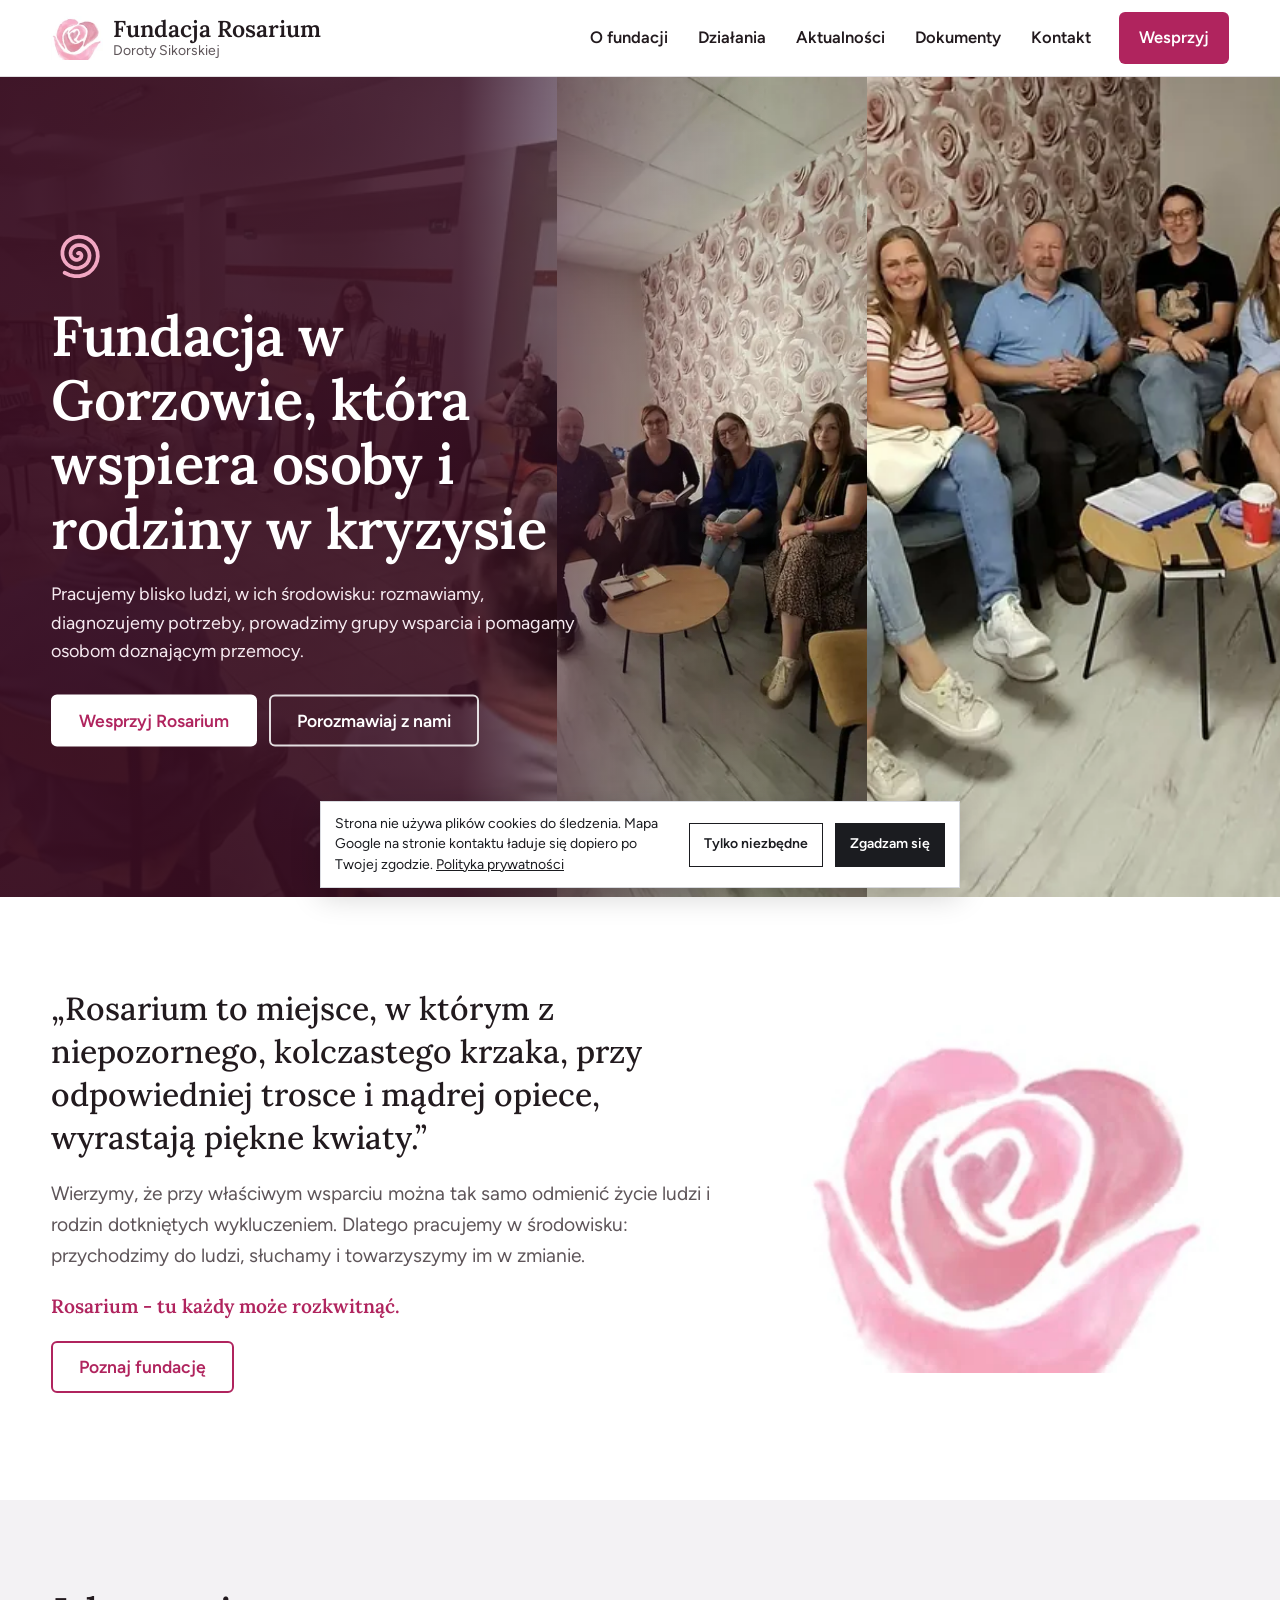
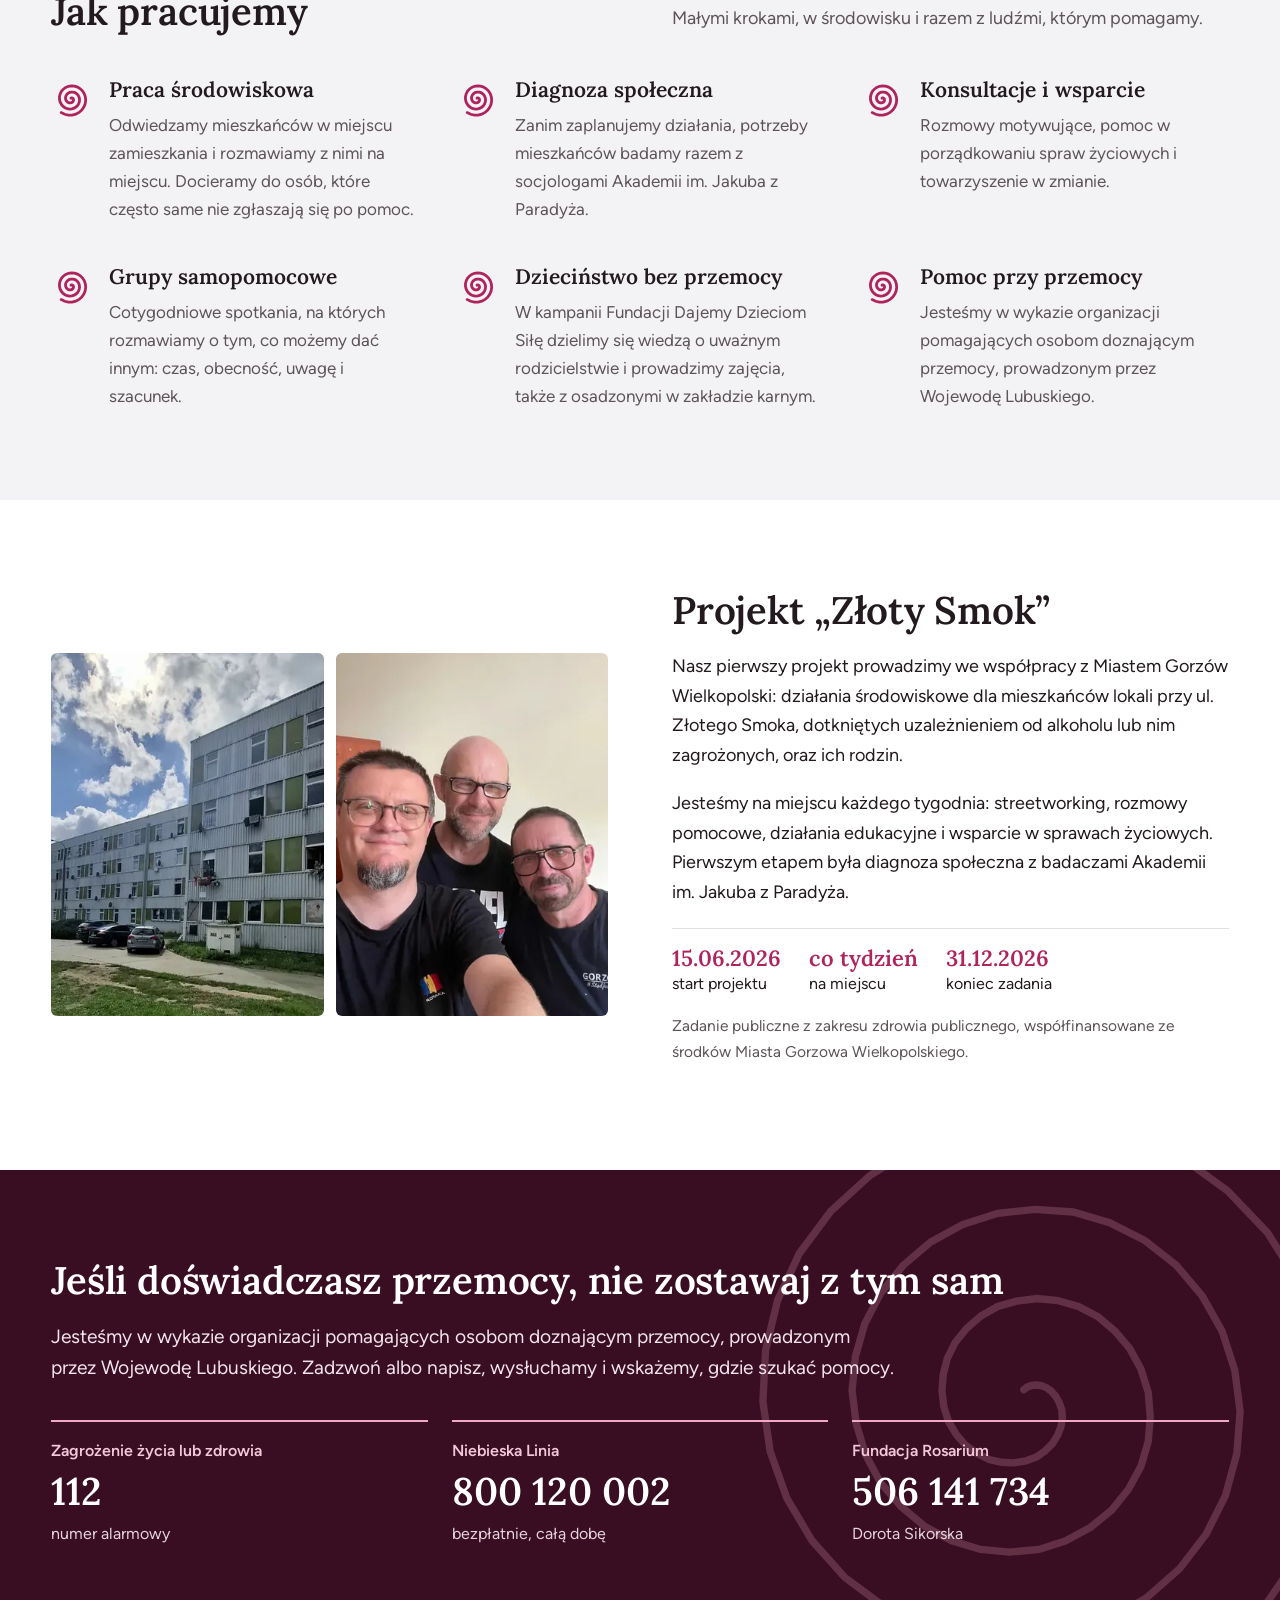
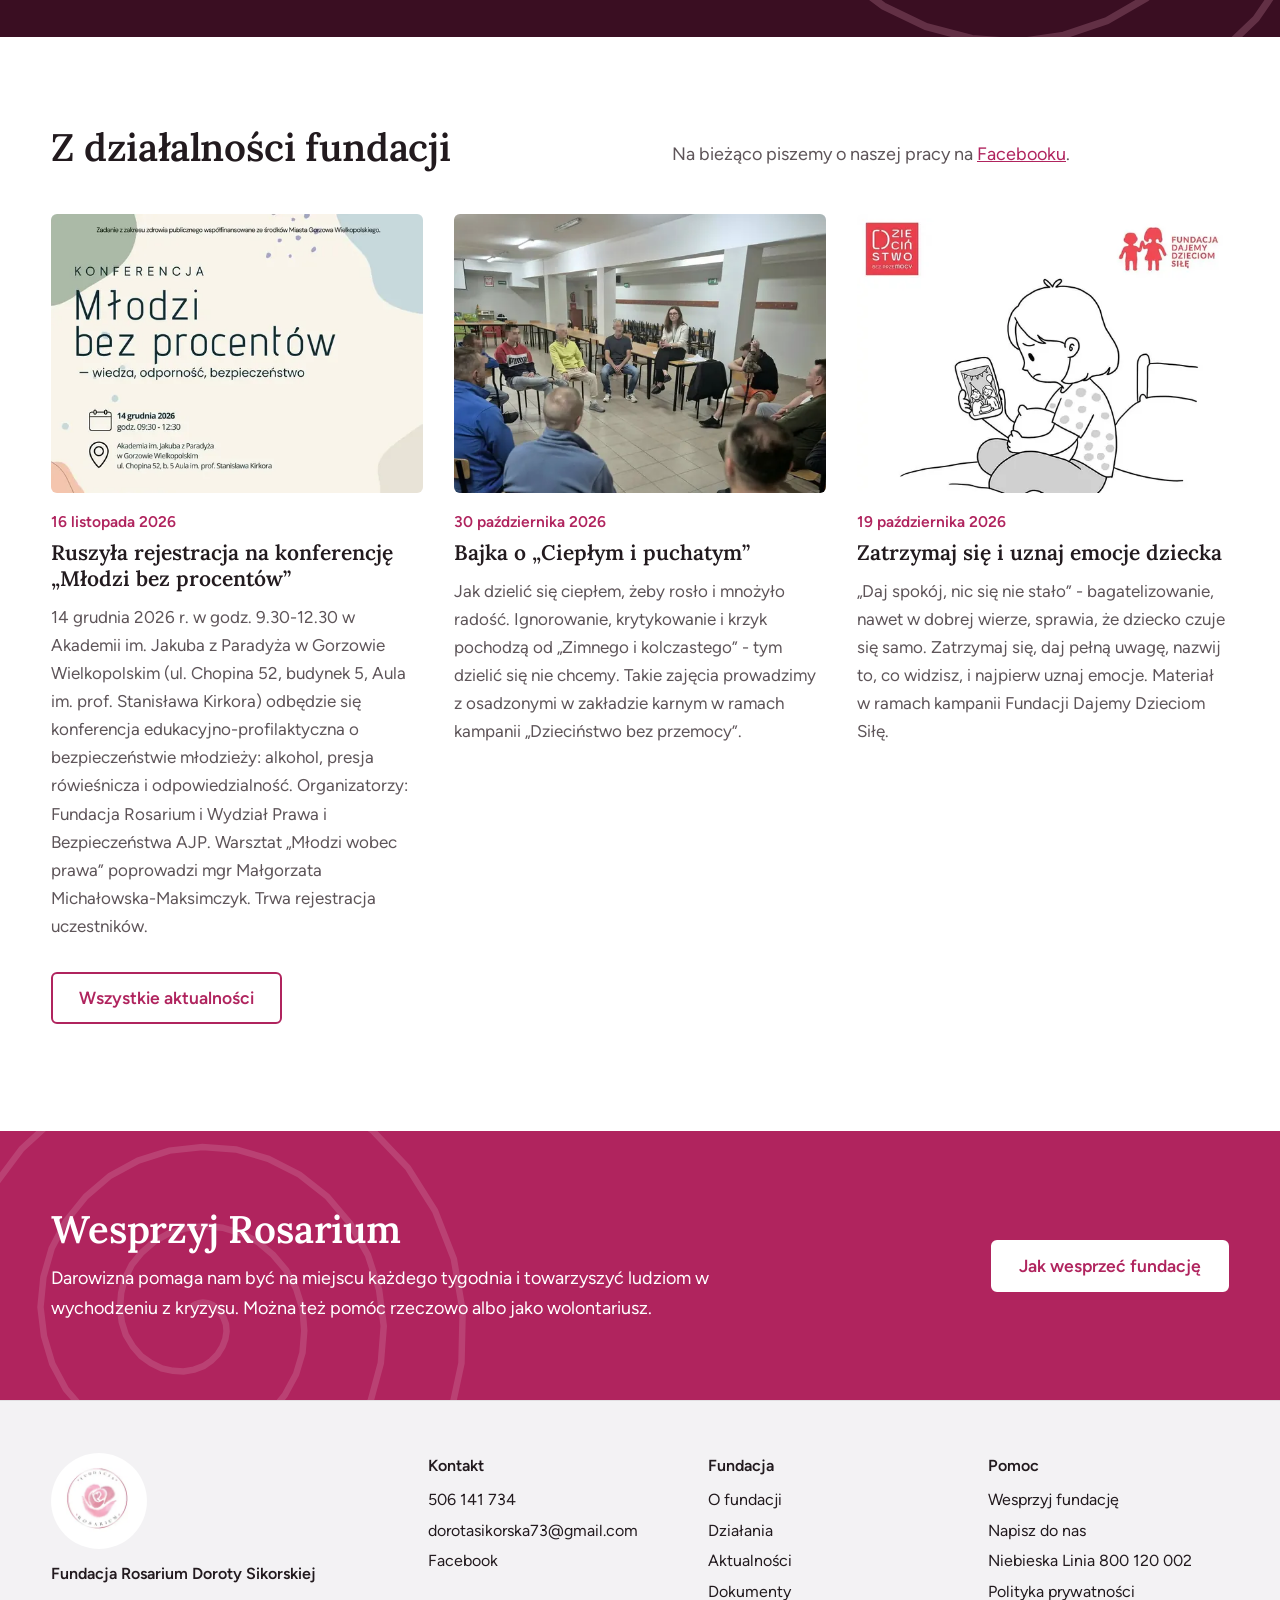
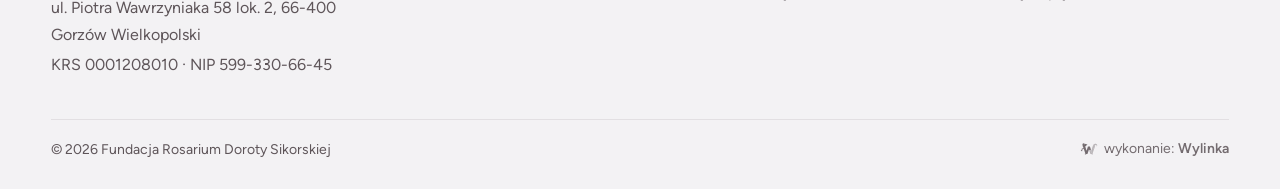
<file: index.html>
<!doctype html>
<html lang="pl"><head><meta charset="utf-8"><meta name="viewport" content="width=device-width,initial-scale=1">
<title>Fundacja Rosarium Gorzów Wielkopolski - wsparcie osób i rodzin w kryzysie</title><meta name="description" content="Fundacja Rosarium Doroty Sikorskiej z Gorzowa Wielkopolskiego: praca środowiskowa, grupy samopomocowe, projekt Złoty Smok i pomoc osobom doznającym przemocy."><meta name="robots" content="noindex,nofollow">
<link rel="canonical" href="https://wylinka-podglad.pl/rosarium-koncepcja/">
<meta property="og:type" content="website"><meta property="og:locale" content="pl_PL"><meta property="og:site_name" content="Fundacja Rosarium Doroty Sikorskiej">
<meta property="og:title" content="Fundacja Rosarium Gorzów Wielkopolski - wsparcie osób i rodzin w kryzysie"><meta property="og:description" content="Fundacja Rosarium Doroty Sikorskiej z Gorzowa Wielkopolskiego: praca środowiskowa, grupy samopomocowe, projekt Złoty Smok i pomoc osobom doznającym przemocy."><meta property="og:url" content="https://wylinka-podglad.pl/rosarium-koncepcja/"><meta property="og:image" content="https://wylinka-podglad.pl/rosarium-koncepcja/img/zespol-sofa-1200.webp">
<meta name="theme-color" content="#B0245E">
<link rel="icon" href="favicon.svg" type="image/svg+xml"><link rel="icon" href="favicon-48.png" sizes="48x48" type="image/png"><link rel="apple-touch-icon" href="apple-touch-icon.png">
<link rel="preload" href="fonts/lora-rdzen.woff2" as="font" type="font/woff2" crossorigin><link rel="preload" href="fonts/f-400-rdzen.woff2" as="font" type="font/woff2" crossorigin><link media="(max-width:900px)" rel="preload" as="image" imagesrcset="img/hero-m-420.webp 420w, img/hero-m-640.webp 640w" imagesizes="100vw" fetchpriority="high"><link media="(min-width:901px)" rel="preload" as="image" imagesrcset="img/grupa-360.webp 360w, img/grupa-560.webp 560w, img/grupa-800.webp 800w, img/grupa-1200.webp 1200w" imagesizes="(min-width:901px) 43vw, 100vw" fetchpriority="high">
<style>@font-face{font-family:"Lora";font-style:normal;font-weight:400 700;font-display:swap;src:url(fonts/lora-rdzen.woff2) format("woff2");unicode-range:U+0020-007E,U+00A0,U+00A9,U+00AB,U+00B0,U+00B7,U+00BB,U+00D3,U+00D7,U+00F3,U+2013-2014,U+2018-2019,U+201C-201E,U+2022,U+2026,U+20AC}@font-face{font-family:"Lora";font-style:normal;font-weight:400 700;font-display:swap;src:url(fonts/lora-pl.woff2) format("woff2");unicode-range:U+0104-0107,U+0118-0119,U+0141-0144,U+015A-015B,U+0179-017C}@font-face{font-family:"Figtree";font-style:normal;font-weight:400;font-display:swap;src:url(fonts/f-400-rdzen.woff2) format("woff2");unicode-range:U+0020-007E,U+00A0,U+00A9,U+00AB,U+00B0,U+00B7,U+00BB,U+00D3,U+00D7,U+00F3,U+2013-2014,U+2018-2019,U+201C-201E,U+2022,U+2026,U+20AC}@font-face{font-family:"Figtree";font-style:normal;font-weight:400;font-display:swap;src:url(fonts/f-400-pl.woff2) format("woff2");unicode-range:U+0104-0107,U+0118-0119,U+0141-0144,U+015A-015B,U+0179-017C}@font-face{font-family:"Figtree";font-style:normal;font-weight:600;font-display:swap;src:url(fonts/f-600-rdzen.woff2) format("woff2");unicode-range:U+0020-007E,U+00A0,U+00A9,U+00AB,U+00B0,U+00B7,U+00BB,U+00D3,U+00D7,U+00F3,U+2013-2014,U+2018-2019,U+201C-201E,U+2022,U+2026,U+20AC}@font-face{font-family:"Figtree";font-style:normal;font-weight:600;font-display:swap;src:url(fonts/f-600-pl.woff2) format("woff2");unicode-range:U+0104-0107,U+0118-0119,U+0141-0144,U+015A-015B,U+0179-017C}
:root{--rose:#B0245E;--rose2:#8C1849;--wine:#3A0E22;--ink:#221A1E;--mut:#5E5559;--bg2:#F3F2F4;--line:#E2DFE2;--hf:"Lora",Georgia,serif;--bf:"Figtree",system-ui,-apple-system,"Segoe UI",sans-serif;--gut:clamp(16px,4vw,56px);--max:1440px}
*,*::before,*::after{box-sizing:border-box}
html{-webkit-text-size-adjust:100%;scroll-padding-top:80px}
body{margin:0;background:#fff;color:var(--ink);font:400 18px/1.65 var(--bf)}
img,svg{display:block;max-width:100%}img{height:auto}
a{color:var(--rose)}a:hover{color:var(--rose2)}
h1,h2,h3{font-family:var(--hf);font-weight:600;line-height:1.14;margin:0 0 .5em;color:var(--ink)}
h1{font-size:clamp(34px,4.4vw,62px);letter-spacing:-.01em}
h2{font-size:clamp(29px,3vw,46px);letter-spacing:-.005em}
h3{font-size:clamp(21px,1.6vw,25px);line-height:1.25}
p{margin:0 0 1em}
.wrap{max-width:var(--max);margin:0 auto;padding:0 var(--gut)}
.btn,.btn-sm{display:inline-flex;align-items:center;justify-content:center;min-height:52px;padding:0 26px;background:var(--rose);color:#fff;font:600 17.5px/1.1 var(--bf);text-decoration:none;border:2px solid var(--rose);border-radius:6px;cursor:pointer;transition:background .15s,color .15s}
.btn:hover{background:var(--rose2);border-color:var(--rose2);color:#fff}
.btn.white{background:#fff;color:var(--rose);border-color:#fff}.btn.white:hover{background:var(--wine);border-color:var(--wine);color:#fff}
.btn.line{background:transparent;color:#fff;border-color:rgba(255,255,255,.85)}.btn.line:hover{background:#fff;color:var(--wine)}
.btn.out{background:transparent;color:var(--rose);border-color:var(--rose)}.btn.out:hover{background:var(--rose);color:#fff}
.btn-sm{min-height:44px;padding:0 16px;font-size:16px}
.btns{display:flex;flex-wrap:wrap;gap:12px}
.top{position:sticky;top:0;z-index:50;background:#fff;border-bottom:1px solid var(--line)}
.top-in{max-width:var(--max);margin:0 auto;padding:0 var(--gut);height:76px;display:flex;align-items:center;gap:24px}
.brand{display:flex;align-items:center;gap:10px;text-decoration:none;color:var(--ink);margin-right:auto}
.brand img{width:52px;height:auto;flex:none}
.brand span{display:flex;flex-direction:column;line-height:1}
.brand b{font:600 23px/1 var(--hf)}
.brand small{font-size:14px;color:var(--mut);margin-top:4px}
.menu{display:flex;align-items:center;gap:6px}
.menu a{color:var(--ink);text-decoration:none;font-weight:600;font-size:16.5px;padding:8px 12px;border-radius:6px}
.menu a:hover{color:var(--rose)}
.menu a[aria-current=page]{color:var(--rose);background:#F7E6EE}
.menu .menu-cta{background:var(--rose);color:#fff;margin-left:10px;padding:12px 20px}
.menu .menu-cta:hover,.menu .menu-cta[aria-current=page]{background:var(--rose2);color:#fff}
.burger{display:none;width:48px;height:48px;border:0;background:none;cursor:pointer;position:relative;margin-right:-10px}
.burger span,.burger span::before,.burger span::after{position:absolute;left:12px;width:24px;height:2px;background:var(--ink);content:"";transition:transform .2s}
.burger span{top:23px}.burger span::before{top:-8px;left:0}.burger span::after{top:8px;left:0}
.menu-open .burger span{background:transparent}.menu-open .burger span::before{transform:translateY(8px) rotate(45deg)}.menu-open .burger span::after{transform:translateY(-8px) rotate(-45deg)}
@media (max-width:1080px){
 .top-in{height:64px}.brand img{width:44px}.brand b{font-size:20px}.brand small{font-size:13px}
 .burger{display:block}
 .menu{display:none;position:fixed;top:64px;left:0;right:0;bottom:0;background:#fff;flex-direction:column;align-items:stretch;gap:0;padding:8px var(--gut) 24px;overflow:auto}
 .menu-open .menu{display:flex}
 .menu a{font:600 26px/1.2 var(--hf);padding:14px 4px;border-bottom:1px solid var(--line);border-radius:0}
 .menu a[aria-current=page]{background:none}
 .menu .menu-cta{margin:20px 0 0;text-align:center;padding:16px;border-radius:6px;font:600 20px/1.2 var(--bf)}
}
/* HERO: zdjecia na spad, tekst na zdjeciu w winnym przejsciu */
.hero{position:relative;color:#fff;background:var(--wine);overflow:hidden}
.hero .ph{display:grid;grid-template-columns:minmax(0,1.35fr) minmax(0,.75fr) minmax(0,1fr);height:min(calc(100svh - 76px),820px);min-height:580px}
.hero .ph a,.hero .ph img{width:100%;height:100%}
.hero .ph img{object-fit:cover}
.hero::after{content:"";position:absolute;inset:0;background:linear-gradient(90deg,rgba(58,14,34,.94) 0%,rgba(58,14,34,.86) 36%,rgba(58,14,34,.2) 52%,rgba(58,14,34,0) 60%);pointer-events:none}
.hero-txt{position:absolute;z-index:2;left:max(var(--gut),calc((100vw - var(--max))/2 + var(--gut)));top:50%;transform:translateY(-50%);width:min(640px,41%)}
.hero-txt h1{color:#fff;margin-bottom:20px}
.hero-txt p{font-size:clamp(18px,1.35vw,21px);line-height:1.6;margin:0 0 28px;color:#F6EAF0}
.hero-txt .sp{width:54px;height:54px;color:#F2A7C3;margin-bottom:22px}
.hero .m{display:none}
@media (max-width:900px){
 .hero{min-height:calc(100svh - 65px);display:flex;flex-direction:column;justify-content:flex-end}
 .hero .ph{display:none}
 .hero .m{display:block;position:absolute;inset:0}
 .hero .m img{width:100%;height:100%;object-fit:cover;object-position:50% 70%}
 .hero::after{background:linear-gradient(180deg,rgba(58,14,34,.15) 0%,rgba(58,14,34,.35) 30%,rgba(58,14,34,.9) 58%,rgba(58,14,34,.97) 100%)}
 .hero-txt{position:relative;left:auto;top:auto;transform:none;width:auto;padding:28px 16px 28px}
 .hero-txt h1{font-size:clamp(29px,7.9vw,38px);margin-bottom:12px}
 .hero-txt p{font-size:16.5px;margin-bottom:24px}
 .hero-txt .sp{width:40px;height:40px;margin-bottom:14px}
 .hero-txt .btn{flex:1 1 auto;padding:0 12px;font-size:16.5px}
}
.sec{padding:clamp(56px,7vw,112px) 0}
.sec.grey{background:var(--bg2)}
.lead{font-size:clamp(19px,1.5vw,22px);line-height:1.6;max-width:44em}
.small{font-size:15.5px;color:var(--mut)}
.idea{display:grid;grid-template-columns:minmax(0,1.5fr) minmax(0,1fr);gap:clamp(32px,6vw,120px);align-items:center}
.idea blockquote{margin:0;font:500 clamp(25px,2.5vw,38px)/1.35 var(--hf);color:var(--ink)}
.idea .src{margin-top:20px;color:var(--mut)}
.idea .rose{width:100%;max-width:420px;justify-self:center}
.ways{list-style:none;margin:0;padding:0;display:grid;grid-template-columns:repeat(3,minmax(0,1fr));gap:40px clamp(28px,3vw,56px)}
.ways li{position:relative;padding-left:58px}
.ways .sp{position:absolute;left:0;top:2px;width:40px;height:40px;color:var(--rose)}
.ways h3{margin-bottom:8px}
.ways p{margin:0;color:var(--mut);font-size:17px}
.head{display:grid;grid-template-columns:minmax(0,1fr) minmax(0,1fr);gap:20px 64px;align-items:end;margin-bottom:clamp(30px,3.4vw,52px)}
.head h2{margin:0}.head p{margin:0;color:var(--mut)}
.proj{display:grid;grid-template-columns:minmax(0,1fr) minmax(0,1fr);gap:clamp(32px,5vw,96px);align-items:center}
.proj .pics{display:grid;grid-template-columns:minmax(0,1fr) minmax(0,1fr);gap:12px}
.proj .pics img{width:100%;aspect-ratio:3/4;object-fit:cover;border-radius:6px}
.proj .dates{display:flex;flex-wrap:wrap;gap:8px 28px;margin:20px 0 0;padding:16px 0 0;border-top:1px solid var(--line);font-size:16px}
.proj .dates b{display:block;font:600 22px/1.2 var(--hf);color:var(--rose)}
.wine{background:var(--wine);color:#F2E4EA;position:relative;overflow:hidden}
.wine h2,.wine h3{color:#fff}
.wine a{color:#fff}
.wine .sp-big{position:absolute;right:-6vw;top:50%;width:min(52vw,720px);transform:translateY(-50%);color:#F2A7C3;opacity:.22}
.help{position:relative;display:grid;grid-template-columns:repeat(3,minmax(0,1fr));gap:24px;margin-top:36px}
.help div{border-top:2px solid #F2A7C3;padding-top:16px}
.help b{display:block;font-weight:600;color:#F2C7D7;font-size:16px;margin-bottom:6px}
.help a{font:600 clamp(30px,3vw,44px)/1.1 var(--hf);text-decoration:none}
.help span{display:block;font-size:16px;margin-top:6px;color:#E6D3DB}
.cards{display:grid;grid-template-columns:repeat(3,minmax(0,1fr));gap:clamp(20px,2.4vw,40px)}
.card .ph{aspect-ratio:4/3;overflow:hidden;border-radius:6px;background:#E7E4E7;margin-bottom:16px}
.card .ph img{width:100%;height:100%;object-fit:cover}
.card time{display:block;color:var(--rose);font-weight:600;font-size:15.5px;margin-bottom:6px}
.card p{margin:0;color:var(--mut);font-size:17px}
@media (max-width:900px){.cards.strip{display:flex;overflow-x:auto;scroll-snap-type:x mandatory;gap:16px;padding-bottom:8px}.cards.strip>*{flex:0 0 82%;scroll-snap-align:start}}
.band{background:var(--rose);color:#fff;padding:clamp(52px,6vw,96px) 0;position:relative;overflow:hidden}
.band .in{display:grid;grid-template-columns:minmax(0,1.4fr) auto;gap:24px 64px;align-items:center;position:relative}
.band h2{color:#fff;margin-bottom:12px}.band p{margin:0;font-size:clamp(18px,1.4vw,21px);max-width:40em}
.band .sp-big{position:absolute;left:-8vw;top:-40%;width:min(46vw,620px);color:#fff;opacity:.13}
.phead{padding:clamp(40px,5vw,84px) 0 clamp(32px,4vw,56px);background:var(--bg2);position:relative;overflow:hidden}
.phead .wrap{position:relative}
.phead h1{max-width:19em;margin-bottom:14px}.phead .lead{margin:0;color:var(--ink)}
.phead .sp-big{position:absolute;right:-60px;top:-80px;width:340px;color:var(--rose);opacity:.16}
.cols{display:grid;grid-template-columns:minmax(0,1.25fr) minmax(0,1fr);gap:clamp(32px,5vw,96px);align-items:start}
.prose{max-width:46em}
.prose h2{font-size:clamp(26px,2.5vw,38px);margin-top:1.3em}.prose h2:first-child{margin-top:0}
.prose ul{padding-left:1.2em}.prose li{margin-bottom:.45em}
.facts{list-style:none;margin:0;padding:0;border-top:2px solid var(--rose)}
.facts li{display:grid;grid-template-columns:minmax(0,10em) minmax(0,1fr);gap:16px;padding:13px 0;border-bottom:1px solid var(--line);font-size:17px}
.facts b{font-weight:600;color:var(--mut)}
.list{list-style:none;margin:0;padding:0;border-top:2px solid var(--rose)}
.list li{display:grid;grid-template-columns:minmax(0,9em) minmax(0,1fr) minmax(0,170px);gap:24px;padding:22px 0;border-bottom:1px solid var(--line);align-items:start}
.list time{font-weight:600;color:var(--rose)}
.list h3{margin-bottom:6px}.list p{margin:0;color:var(--mut);font-size:17px}
.list img{width:170px;aspect-ratio:4/3;object-fit:cover;border-radius:6px}
.acct{background:var(--bg2);border-radius:8px;border-left:5px solid var(--rose);padding:clamp(22px,3vw,36px)}
.acct dl{margin:0;display:grid;grid-template-columns:minmax(0,9em) minmax(0,1fr);gap:10px 18px;font-size:17px}
.acct dt{color:var(--mut);font-weight:600}.acct dd{margin:0}
.helpbox{background:var(--wine);color:#F2E4EA;border-radius:8px;padding:clamp(22px,3vw,32px)}
.helpbox h2,.helpbox h3{color:#fff}.helpbox a{color:#fff;font-weight:600}
.form{display:grid;gap:16px}
.f-2{display:grid;grid-template-columns:minmax(0,1fr) minmax(0,1fr);gap:16px}
.f-row label{display:block;font-weight:600;font-size:16px;margin-bottom:6px}
.f-row input,.f-row select,.f-row textarea{width:100%;font:inherit;font-size:17px;padding:12px 14px;border:1.5px solid #A79DA2;background:#fff;color:var(--ink);border-radius:6px}
.f-row input:focus,.f-row select:focus,.f-row textarea:focus{outline:3px solid rgba(176,36,94,.22);border-color:var(--rose)}
.f-check{display:flex;gap:12px;align-items:flex-start;font-size:15.5px;color:var(--mut)}
.f-check input{width:22px;height:22px;margin-top:2px;accent-color:var(--rose);flex:none}
.f-status{margin:0;font-weight:600;min-height:1.6em}.f-status.ok{color:#17663A}.f-status.err{color:var(--rose2)}
.form .btn{justify-self:start}
.map{border-radius:8px}
.docs{list-style:none;margin:0;padding:0;border-top:2px solid var(--rose)}
.docs li{display:flex;justify-content:space-between;gap:16px;flex-wrap:wrap;padding:16px 0;border-bottom:1px solid var(--line)}
.docs b{font-weight:600}.docs span{color:var(--mut);font-size:16px}
.gal{display:grid;grid-template-columns:repeat(4,minmax(0,1fr));gap:10px}
.gal img{width:100%;aspect-ratio:1/1;object-fit:cover;border-radius:6px}
@media (max-width:900px){
 .idea,.proj,.head,.cols,.band .in{grid-template-columns:minmax(0,1fr)}
 .idea .rose{max-width:240px;justify-self:start;order:-1}
 .ways{grid-template-columns:minmax(0,1fr);gap:28px}
 .help{grid-template-columns:minmax(0,1fr)}
 .cards{grid-template-columns:minmax(0,1fr)}
 .list li{grid-template-columns:minmax(0,1fr);gap:6px}.list img{width:100%;max-width:420px}
 .facts li,.acct dl{grid-template-columns:minmax(0,1fr);gap:2px}.acct dd{margin-bottom:8px}
 .f-2{grid-template-columns:minmax(0,1fr)}
 .gal{grid-template-columns:repeat(2,minmax(0,1fr))}
}
@media (min-width:901px) and (max-width:1200px){.ways{grid-template-columns:repeat(2,minmax(0,1fr))}}
@media (min-width:1900px){:root{--max:1760px}body{font-size:19px}.hero .ph{height:min(calc(100svh - 76px),960px)}}
.foot{background:var(--bg2);color:var(--mut);font-size:16px;padding:52px 0 28px;border-top:1px solid var(--line)}
.foot .in{display:grid;grid-template-columns:minmax(0,1.4fr) repeat(3,minmax(0,1fr));gap:28px 40px}
.foot strong{display:block;color:var(--ink);font-weight:600;margin-bottom:8px}
.foot p{margin:0 0 4px}
.foot a{color:var(--ink);text-decoration:none;overflow-wrap:anywhere}.foot a:hover{color:var(--rose)}
.foot .logo-f{width:96px;height:96px;border-radius:50%;margin-bottom:12px}
.foot .bottom{display:flex;flex-wrap:wrap;justify-content:space-between;gap:10px 24px;align-items:center;margin-top:36px;padding-top:18px;border-top:1px solid var(--line);font-size:14px}
.foot .bottom .wylinka-badge{font-size:1em;white-space:nowrap;color:var(--mut)}
@media (max-width:900px){.foot .in{grid-template-columns:minmax(0,1fr) minmax(0,1fr)}.foot .in>div:first-child{grid-column:1/-1}}

.lbox{position:fixed;inset:0;z-index:100;background:rgba(10,10,12,.94);display:none;align-items:center;justify-content:center;flex-direction:column;padding:56px 12px 24px}
.lbox.on{display:flex}
.lbox img{max-width:min(100%,1100px);max-height:calc(100vh - 140px);width:auto;height:auto;object-fit:contain}
.lbox p{color:#e9e9ee;font-size:15px;margin:12px 0 0;text-align:center;max-width:60ch}
.lbox button{position:absolute;background:none;border:0;color:#fff;font-size:44px;line-height:1;cursor:pointer;width:56px;height:56px}
.lb-x{top:6px;right:6px}.lb-p{left:4px;top:50%;margin-top:-28px}.lb-n{right:4px;top:50%;margin-top:-28px}
a.lb{display:block;cursor:zoom-in}
.cookies{position:fixed;left:12px;right:12px;bottom:12px;z-index:90;max-width:640px;margin:0 auto;background:#fff;color:#1b1c20;border:1px solid #d9dbe0;box-shadow:0 8px 30px rgba(0,0,0,.18);padding:12px 14px;display:flex;flex-wrap:wrap;gap:8px 12px;align-items:center;font-size:14px;line-height:1.45}
.cookies[hidden]{display:none}
.cookies p{margin:0;flex:1 1 280px}
.cookies a{color:inherit}
.cookies button{font:inherit;font-weight:600;padding:10px 14px;min-height:44px;border:1px solid #1b1c20;background:#fff;color:#1b1c20;cursor:pointer}
.cookies button.yes{background:#1b1c20;color:#fff}
.map{position:relative;aspect-ratio:16/10;background:#e7e8ec;overflow:hidden}
.map iframe{position:absolute;inset:0;width:100%;height:100%;border:0}
.map .nomap{position:absolute;inset:0;display:flex;flex-direction:column;align-items:center;justify-content:center;text-align:center;padding:20px;gap:10px;font-size:15px}
.hp{position:absolute!important;left:-9999px!important;width:1px;height:1px;overflow:hidden}
.skip{position:absolute;left:-9999px;top:0}.skip:focus{left:12px;top:12px;z-index:200;background:#fff;color:#000;padding:10px 14px}
.wylinka-badge{display:inline-flex;align-items:center;gap:.4em;color:inherit;text-decoration:none;font-size:.875em;line-height:1;opacity:.85}
.wylinka-badge:hover,.wylinka-badge:focus-visible{opacity:1}
.wylinka-badge:focus-visible{outline:2px solid currentColor;outline-offset:3px;border-radius:2px}
.wylinka-badge svg{width:18px;height:18px;flex:none;overflow:visible}
.wylinka-badge b{font-weight:600}
.wylinka-badge .wy-old{opacity:.45;transform-origin:40px 30px;transition:transform .32s cubic-bezier(.3,.7,.4,1),opacity .32s ease-out}
.wylinka-badge .wy-pod{opacity:0;transition:opacity .2s ease-out .08s}
.wylinka-badge:hover .wy-old,.wylinka-badge:focus-visible .wy-old{transform:translate(9px,7px) rotate(9deg);opacity:0}
.wylinka-badge:hover .wy-pod,.wylinka-badge:focus-visible .wy-pod{opacity:1}
@media (prefers-reduced-motion:reduce){.wylinka-badge .wy-old,.wylinka-badge .wy-pod{transition:none}.wylinka-badge:hover .wy-old,.wylinka-badge:focus-visible .wy-old{transform:none;opacity:.45}.wylinka-badge:hover .wy-pod,.wylinka-badge:focus-visible .wy-pod{opacity:0}}</style><script type="application/ld+json">{"@context":"https://schema.org","@type":"NGO","@id":"https://wylinka-podglad.pl/rosarium-koncepcja/#fundacja","name":"Fundacja Rosarium Doroty Sikorskiej","alternateName":"Fundacja Rosarium","url":"https://wylinka-podglad.pl/rosarium-koncepcja/","logo":"https://wylinka-podglad.pl/rosarium-koncepcja/logo.png","image":"https://wylinka-podglad.pl/rosarium-koncepcja/img/zespol-sofa-1200.webp","description":"Fundacja z Gorzowa Wielkopolskiego wspierająca osoby i rodziny wykluczone społecznie i zagrożone wykluczeniem: praca środowiskowa, diagnozy społeczne, konsultacje, grupy samopomocowe, pomoc osobom doznającym przemocy.","foundingDate":"2025","founder":{"@type":"Person","name":"Dorota Sikorska"},"address":{"@type":"PostalAddress","streetAddress":"ul. Piotra Wawrzyniaka 58 lok. 2","postalCode":"66-400","addressLocality":"Gorzów Wielkopolski","addressCountry":"PL"},"telephone":"+48506141734","email":"dorotasikorska73@gmail.com","taxID":"5993306645","sameAs":["https://www.facebook.com/profile.php?id=61591479943344"],"identifier":[{"@type":"PropertyValue","propertyID":"KRS","value":"0001208010"},{"@type":"PropertyValue","propertyID":"NIP","value":"5993306645"}],"areaServed":"Gorzów Wielkopolski"}</script>
</head><body class="">
<a class="skip" href="#tresc">Przejdź do treści</a>
<header class="top"><div class="top-in">
<a class="brand" href=""><img src="img/roza-96.webp" srcset="img/roza-96.webp 96w, img/roza-200.webp 200w" sizes="52px" width="52" height="43" alt=""><span><b>Fundacja Rosarium</b><small>Doroty Sikorskiej</small></span></a>
<nav id="menu" class="menu" aria-label="Menu główne"><a href="o-fundacji/">O fundacji</a><a href="dzialania/">Działania</a><a href="aktualnosci/">Aktualności</a><a href="dokumenty/">Dokumenty</a><a href="kontakt/">Kontakt</a><a class="menu-cta" href="wesprzyj/">Wesprzyj</a></nav>
<button class="burger" type="button" aria-expanded="false" aria-controls="menu" aria-label="Menu"><span></span></button>
</div></header>
<main id="tresc"><svg width="0" height="0" style="position:absolute" aria-hidden="true"><symbol id="sp" viewBox="0 0 100 100"><path d="M50.0 48.0 L50.6 47.5 L51.4 47.2 L52.4 47.2 L53.4 47.4 L54.5 48.1 L55.3 49.1 L56.0 50.4 L56.3 51.9 L56.2 53.6 L55.6 55.3 L54.5 57.0 L53.0 58.3 L51.0 59.4 L48.7 59.9 L46.3 59.9 L43.8 59.2 L41.4 57.9 L39.3 56.0 L37.6 53.5 L36.6 50.6 L36.2 47.4 L36.7 44.0 L38.0 40.8 L40.1 37.8 L42.9 35.3 L46.4 33.5 L50.3 32.6 L54.5 32.6 L58.7 33.6 L62.6 35.6 L66.1 38.6 L68.8 42.4 L70.6 46.8 L71.4 51.7 L70.9 56.8 L69.3 61.8 L66.4 66.3 L62.5 70.1 L57.7 73.0 L52.2 74.8 L46.4 75.2 L40.4 74.2 L34.8 71.8 L29.7 68.0 L25.6 63.1 L22.7 57.3 L21.2 50.8 L21.2 44.0 L22.9 37.2 L26.1 30.9 L30.8 25.5 L36.8 21.2 L43.7 18.3 L51.2 17.2 L58.9 17.8 L66.4 20.2 L73.2 24.4 L79.0 30.1 L83.3 37.2 L86.0 45.1 L86.7 53.6 L85.4 62.2 L82.1 70.4 L76.9 77.6 L70.1 83.6 L61.9 87.9 L52.9 90.2 L43.4 90.3 L34.1 88.2 L25.3 84.0" fill="none" stroke="currentColor" stroke-width="7" stroke-linecap="round"/></symbol><symbol id="spb" viewBox="0 0 100 100"><path d="M50.0 48.0 L50.5 47.6 L51.1 47.4 L51.8 47.3 L52.6 47.4 L53.4 47.7 L54.1 48.2 L54.8 49.0 L55.3 49.9 L55.7 51.0 L55.8 52.2 L55.6 53.5 L55.1 54.8 L54.3 56.1 L53.2 57.2 L51.9 58.1 L50.3 58.7 L48.5 59.0 L46.7 58.9 L44.8 58.5 L43.0 57.6 L41.3 56.4 L39.9 54.8 L38.7 52.8 L38.0 50.6 L37.7 48.2 L37.9 45.7 L38.5 43.3 L39.7 40.9 L41.4 38.8 L43.6 36.9 L46.1 35.5 L48.9 34.7 L52.0 34.3 L55.1 34.6 L58.2 35.5 L61.1 37.0 L63.7 39.2 L65.9 41.8 L67.6 44.9 L68.7 48.4 L69.0 52.1 L68.7 55.8 L67.6 59.5 L65.7 63.0 L63.2 66.1 L60.0 68.7 L56.3 70.7 L52.3 72.0 L47.9 72.4 L43.5 72.0 L39.2 70.7 L35.2 68.6 L31.6 65.6 L28.5 62.0 L26.2 57.7 L24.8 53.0 L24.2 48.1 L24.7 43.0 L26.1 38.1 L28.5 33.5 L31.9 29.3 L36.0 25.8 L40.8 23.2 L46.1 21.5 L51.7 20.9 L57.4 21.3 L62.9 22.9 L68.2 25.6 L72.9 29.3 L76.8 33.9 L79.8 39.2 L81.7 45.1 L82.5 51.3 L82.0 57.6 L80.3 63.9 L77.4 69.7 L73.4 74.9 L68.4 79.3 L62.5 82.7 L56.0 84.9 L49.2 85.9 L42.2 85.4 L35.3 83.6 L28.9 80.5 L23.1 76.2 L18.2 70.7 L14.4 64.3 L11.9 57.3 L10.8 49.8 L11.2 42.1 L13.0 34.6 L16.3 27.5 L21.0 21.2 L26.9 15.8 L33.8 11.6 L41.4 8.7 L49.5 7.4 L57.8 7.7 L66.0 9.6 L73.7 13.1 L80.6 18.1 L86.6 24.4 L91.2 31.7 L94.4 39.9 L95.9 48.7 L95.7 57.6 L93.8 66.5 L90.1 74.8 L84.9 82.4 L78.2 88.8" fill="none" stroke="currentColor" stroke-width="1.1" stroke-linecap="round"/></symbol></svg>
<section class="hero" aria-label="Fundacja Rosarium">
<div class="ph">
<div><a class="lb" href="img/grupa-1200.webp" data-w="1200" data-h="1200"><img src="img/grupa-560.webp" srcset="img/grupa-360.webp 360w, img/grupa-560.webp 560w, img/grupa-800.webp 800w, img/grupa-1200.webp 1200w" sizes="(min-width:901px) 43vw, 100vw" width="1200" height="1200" alt="Zajęcia prowadzone przez Fundację Rosarium" loading="lazy" decoding="async"></a></div>
<div><a class="lb" href="img/zespol-pion-739.webp" data-w="739" data-h="1600"><img src="img/zespol-pion-560.webp" srcset="img/zespol-pion-360.webp 360w, img/zespol-pion-560.webp 560w, img/zespol-pion-739.webp 739w" sizes="(min-width:901px) 24vw, 100vw" width="739" height="1600" alt="Spotkanie zespołu fundacji w siedzibie" loading="lazy" decoding="async"></a></div>
<div><a class="lb" href="img/zespol-sofa-1200.webp" data-w="1200" data-h="1138"><img src="img/zespol-sofa-560.webp" srcset="img/zespol-sofa-360.webp 360w, img/zespol-sofa-560.webp 560w, img/zespol-sofa-800.webp 800w, img/zespol-sofa-1200.webp 1200w" sizes="(min-width:901px) 34vw, 100vw" width="1200" height="1138" alt="Zespół Fundacji Rosarium na tle różanej tapety" loading="lazy" decoding="async"></a></div>
</div>
<div class="m"><img src="img/hero-m-640.webp" srcset="img/hero-m-420.webp 420w, img/hero-m-640.webp 640w" sizes="100vw" width="640" height="1386" alt="Zespół Fundacji Rosarium" fetchpriority="high"></div>
<div class="hero-txt"><svg class="sp" viewBox="0 0 100 100" aria-hidden="true"><use href="#sp"/></svg>
<h1>Fundacja w Gorzowie, która wspiera osoby i rodziny w kryzysie</h1>
<p>Pracujemy blisko ludzi, w ich środowisku: rozmawiamy, diagnozujemy potrzeby, prowadzimy grupy wsparcia i pomagamy osobom doznającym przemocy.</p>
<div class="btns"><a class="btn white" href="wesprzyj/">Wesprzyj Rosarium</a><a class="btn line" href="kontakt/">Porozmawiaj z nami</a></div>
</div>
</section>

<section class="sec"><div class="wrap idea">
<div><blockquote>„Rosarium to miejsce, w którym z niepozornego, kolczastego krzaka, przy odpowiedniej trosce i mądrej opiece, wyrastają piękne kwiaty.”</blockquote>
<p class="lead src">Wierzymy, że przy właściwym wsparciu można tak samo odmienić życie ludzi i rodzin dotkniętych wykluczeniem. Dlatego pracujemy w środowisku: przychodzimy do ludzi, słuchamy i towarzyszymy im w zmianie.</p>
<p class="lead" style="font-family:var(--hf);color:var(--rose);font-weight:600;margin-top:4px">Rosarium - tu każdy może rozkwitnąć.</p>
<p><a class="btn out" href="o-fundacji/">Poznaj fundację</a></p></div>
<img src="img/roza-200.webp" srcset="img/roza-96.webp 96w, img/roza-200.webp 200w, img/roza-415.webp 415w" sizes="(min-width:901px) 420px, 240px" width="415" height="344" alt="Róża z logo Fundacji Rosarium" class="rose" loading="lazy" decoding="async">
</div></section>

<section class="sec grey"><div class="wrap">
<div class="head"><h2>Jak pracujemy</h2><p>Małymi krokami, w środowisku i razem z ludźmi, którym pomagamy.</p></div>
<ul class="ways"><li><svg class="sp" viewBox="0 0 100 100" aria-hidden="true"><use href="#sp"/></svg><h3>Praca środowiskowa</h3><p>Odwiedzamy mieszkańców w miejscu zamieszkania i rozmawiamy z nimi na miejscu. Docieramy do osób, które często same nie zgłaszają się po pomoc.</p></li><li><svg class="sp" viewBox="0 0 100 100" aria-hidden="true"><use href="#sp"/></svg><h3>Diagnoza społeczna</h3><p>Zanim zaplanujemy działania, potrzeby mieszkańców badamy razem z socjologami Akademii im. Jakuba z Paradyża.</p></li><li><svg class="sp" viewBox="0 0 100 100" aria-hidden="true"><use href="#sp"/></svg><h3>Konsultacje i wsparcie</h3><p>Rozmowy motywujące, pomoc w porządkowaniu spraw życiowych i towarzyszenie w zmianie.</p></li><li><svg class="sp" viewBox="0 0 100 100" aria-hidden="true"><use href="#sp"/></svg><h3>Grupy samopomocowe</h3><p>Cotygodniowe spotkania, na których rozmawiamy o tym, co możemy dać innym: czas, obecność, uwagę i szacunek.</p></li><li><svg class="sp" viewBox="0 0 100 100" aria-hidden="true"><use href="#sp"/></svg><h3>Dzieciństwo bez przemocy</h3><p>W kampanii Fundacji Dajemy Dzieciom Siłę dzielimy się wiedzą o uważnym rodzicielstwie i prowadzimy zajęcia, także z osadzonymi w zakładzie karnym.</p></li><li><svg class="sp" viewBox="0 0 100 100" aria-hidden="true"><use href="#sp"/></svg><h3>Pomoc przy przemocy</h3><p>Jesteśmy w wykazie organizacji pomagających osobom doznającym przemocy, prowadzonym przez Wojewodę Lubuskiego.</p></li></ul>
</div></section>

<section class="sec"><div class="wrap proj">
<div class="pics"><a class="lb" href="img/zloty-smok-739.webp" data-w="739" data-h="1600"><img src="img/zloty-smok-360.webp" srcset="img/zloty-smok-240.webp 240w, img/zloty-smok-360.webp 360w, img/zloty-smok-560.webp 560w, img/zloty-smok-739.webp 739w" sizes="(min-width:901px) 24vw, 50vw" width="739" height="1600" alt="Budynki przy ul. Złotego Smoka w Gorzowie Wielkopolskim" loading="lazy" decoding="async"></a><a class="lb" href="img/diagnoza-526.webp" data-w="526" data-h="700"><img src="img/diagnoza-360.webp" srcset="img/diagnoza-240.webp 240w, img/diagnoza-360.webp 360w, img/diagnoza-526.webp 526w" sizes="(min-width:901px) 24vw, 50vw" width="526" height="700" alt="Badacze Akademii im. Jakuba z Paradyża podczas diagnozy społecznej" loading="lazy" decoding="async"></a></div>
<div>
<h2>Projekt „Złoty Smok”</h2>
<p>Nasz pierwszy projekt prowadzimy we współpracy z Miastem Gorzów Wielkopolski: działania środowiskowe dla mieszkańców lokali przy ul. Złotego Smoka, dotkniętych uzależnieniem od alkoholu lub nim zagrożonych, oraz ich rodzin.</p>
<p>Jesteśmy na miejscu każdego tygodnia: streetworking, rozmowy pomocowe, działania edukacyjne i wsparcie w sprawach życiowych. Pierwszym etapem była diagnoza społeczna z badaczami Akademii im. Jakuba z Paradyża.</p>
<div class="dates"><div><b>15.06.2026</b>start projektu</div><div><b>co tydzień</b>na miejscu</div><div><b>31.12.2026</b>koniec zadania</div></div>
<p class="small" style="margin-top:16px">Zadanie publiczne z zakresu zdrowia publicznego, współfinansowane ze środków Miasta Gorzowa Wielkopolskiego.</p>
</div>
</div></section>

<section class="sec wine"><svg class="sp-big" viewBox="0 0 100 100" aria-hidden="true"><use href="#spb"/></svg><div class="wrap" style="position:relative">
<h2>Jeśli doświadczasz przemocy, nie zostawaj z tym sam</h2>
<p class="lead" style="color:#F2E4EA">Jesteśmy w wykazie organizacji pomagających osobom doznającym przemocy, prowadzonym przez Wojewodę Lubuskiego. Zadzwoń albo napisz, wysłuchamy i wskażemy, gdzie szukać pomocy.</p>
<div class="help">
<div><b>Zagrożenie życia lub zdrowia</b><a href="tel:112">112</a><span>numer alarmowy</span></div>
<div><b>Niebieska Linia</b><a href="tel:800120002">800 120 002</a><span>bezpłatnie, całą dobę</span></div>
<div><b>Fundacja Rosarium</b><a href="tel:+48506141734">506 141 734</a><span>Dorota Sikorska</span></div>
</div>
</div></section>

<section class="sec"><div class="wrap">
<div class="head"><h2>Z działalności fundacji</h2><p>Na bieżąco piszemy o naszej pracy na <a href="https://www.facebook.com/profile.php?id=61591479943344" rel="noopener">Facebooku</a>.</p></div>
<div class="cards strip"><article class="card"><div class="ph"><a class="lb" href="img/konferencja-1131.webp" data-w="1131" data-h="1600"><img src="img/konferencja-560.webp" srcset="img/konferencja-360.webp 360w, img/konferencja-560.webp 560w, img/konferencja-800.webp 800w, img/konferencja-1131.webp 1131w" sizes="(min-width:901px) 30vw, 82vw" width="1131" height="1600" alt="Plakat konferencji Młodzi bez procentów" loading="lazy" decoding="async"></a></div><time datetime="2026-11-16">16 listopada 2026</time><h3>Ruszyła rejestracja na konferencję „Młodzi bez procentów”</h3><p>14 grudnia 2026 r. w godz. 9.30-12.30 w Akademii im. Jakuba z Paradyża w Gorzowie Wielkopolskim (ul. Chopina 52, budynek 5, Aula im. prof. Stanisława Kirkora) odbędzie się konferencja edukacyjno-profilaktyczna o bezpieczeństwie młodzieży: alkohol, presja rówieśnicza i odpowiedzialność. Organizatorzy: Fundacja Rosarium i Wydział Prawa i Bezpieczeństwa AJP. Warsztat „Młodzi wobec prawa” poprowadzi mgr Małgorzata Michałowska-Maksimczyk. Trwa rejestracja uczestników.</p></article><article class="card"><div class="ph"><a class="lb" href="img/grupa-1200.webp" data-w="1200" data-h="1200"><img src="img/grupa-560.webp" srcset="img/grupa-360.webp 360w, img/grupa-560.webp 560w, img/grupa-800.webp 800w, img/grupa-1200.webp 1200w" sizes="(min-width:901px) 30vw, 82vw" width="1200" height="1200" alt="Zajęcia w ramach kampanii Dzieciństwo bez przemocy" loading="lazy" decoding="async"></a></div><time datetime="2026-10-30">30 października 2026</time><h3>Bajka o „Ciepłym i puchatym”</h3><p>Jak dzielić się ciepłem, żeby rosło i mnożyło radość. Ignorowanie, krytykowanie i krzyk pochodzą od „Zimnego i kolczastego” - tym dzielić się nie chcemy. Takie zajęcia prowadzimy z osadzonymi w zakładzie karnym w ramach kampanii „Dzieciństwo bez przemocy”.</p></article><article class="card"><div class="ph"><a class="lb" href="img/zatrzymaj-1080.webp" data-w="1080" data-h="1080"><img src="img/zatrzymaj-560.webp" srcset="img/zatrzymaj-360.webp 360w, img/zatrzymaj-560.webp 560w, img/zatrzymaj-800.webp 800w, img/zatrzymaj-1080.webp 1080w" sizes="(min-width:901px) 30vw, 82vw" width="1080" height="1080" alt="Grafika kampanii Dzieciństwo bez przemocy o emocjach dziecka" loading="lazy" decoding="async"></a></div><time datetime="2026-10-19">19 października 2026</time><h3>Zatrzymaj się i uznaj emocje dziecka</h3><p>„Daj spokój, nic się nie stało” - bagatelizowanie, nawet w dobrej wierze, sprawia, że dziecko czuje się samo. Zatrzymaj się, daj pełną uwagę, nazwij to, co widzisz, i najpierw uznaj emocje. Materiał w ramach kampanii Fundacji Dajemy Dzieciom Siłę.</p></article></div>
<p style="margin-top:32px"><a class="btn out" href="aktualnosci/">Wszystkie aktualności</a></p>
</div></section>

<section class="band"><svg class="sp-big" viewBox="0 0 100 100" aria-hidden="true"><use href="#spb"/></svg><div class="wrap in">
<div><h2>Wesprzyj Rosarium</h2><p>Darowizna pomaga nam być na miejscu każdego tygodnia i towarzyszyć ludziom w wychodzeniu z kryzysu. Można też pomóc rzeczowo albo jako wolontariusz.</p></div>
<div class="btns"><a class="btn white" href="wesprzyj/">Jak wesprzeć fundację</a></div>
</div></section>
</main>
<footer class="foot"><div class="wrap">
<div class="in">
<div><img src="img/logo-400.webp" srcset="img/logo-200.webp 200w, img/logo-400.webp 400w, img/logo-800.webp 800w" sizes="96px" width="800" height="800" alt="Logo Fundacji Rosarium" class="logo-f" loading="lazy" decoding="async"><strong>Fundacja Rosarium Doroty Sikorskiej</strong><p>ul. Piotra Wawrzyniaka 58 lok. 2, 66-400 Gorzów Wielkopolski</p><p>KRS 0001208010 · NIP 599-330-66-45</p></div>
<div><strong>Kontakt</strong><p><a href="tel:+48506141734">506 141 734</a></p><p><a href="mailto:dorotasikorska73@gmail.com">dorotasikorska73@gmail.com</a></p><p><a href="https://www.facebook.com/profile.php?id=61591479943344" rel="noopener">Facebook</a></p></div>
<div><strong>Fundacja</strong><p><a href="o-fundacji/">O fundacji</a></p><p><a href="dzialania/">Działania</a></p><p><a href="aktualnosci/">Aktualności</a></p><p><a href="dokumenty/">Dokumenty</a></p></div>
<div><strong>Pomoc</strong><p><a href="wesprzyj/">Wesprzyj fundację</a></p><p><a href="kontakt/">Napisz do nas</a></p><p><a href="tel:800120002">Niebieska Linia 800 120 002</a></p><p><a href="polityka-prywatnosci/">Polityka prywatności</a></p></div>
</div>
<div class="bottom"><span>© 2026 Fundacja Rosarium Doroty Sikorskiej</span><a class="wylinka-badge" href="https://wylinka.pl/?utm_source=fundacjarosarium.pl&amp;utm_medium=stopka&amp;utm_campaign=wykonanie" rel="noopener" title="Strona wykonana przez Wylinka"><svg viewBox="0 0 64 64" aria-hidden="true" focusable="false" fill="currentColor"><path d="M9.8 22.8l-1.2-7.9 2.2-3.7 15.5 4.6-.5 1.5-7.2 5.5 4.7 15.6 5-15.6 7 0 4.1 12.7-4.2-.9-2.6 1.8-.8-2.2-5.3 15.6-4.3 0 .4 .2-2.1 2.8-1.3-1.1 1.1-1.4-3.1 .2-.1-1.7 2.2-.1-5.7-16.5-4.8 .6-.8 3.1 0 .5-.3 .5 .8 2.2-1.6 .5-.4-1.3-.8 1.6-1.5-.8 .8-1.6-1.4 .6-.6-1.6 2.3-.8 .2-.4 1.3-4.8 5.9-.8-2.4-6.9zM15.2 13.7l-.1-.4-.4 .8-.1 .8 .1 1 .1 .4 .3 .7 .3-.9 .1-.7 0-.8z"/><path class="wy-pod" d="M37.1 49.8l-4.5-13.3 2.6-1.8 4.2 .9 .9 2.8 3-9.7 0-.5 .1-.8 3.2-8.4 .5-1 .6-1 .9-1.1 1.3-1 1.1-.7 1.4-.5 1.4-.3 .7 0 .9 0 1.2 .3 1.4 .6 .8 .5 .7 .7 .6 .7 .5 .9 .3 .9 .1 .9 0 .8-.2 .9-.5 .9-.5 .6-.7 .5-.7 .3-.1-.1 0-.1 .5-.5 .3-.7 .2-.5 0-.6-.1-.6-.3-.7-.4-.5-.4-.4-.5-.3-.6-.3-.7 0-.7 .1-.6 .1-.5 .4-.5 .5-.3 .5-.2 .7-.1 1.5-1.4 5.1-.8 3.3-.3 .7-.5 .7-6 17.5 1.9 .1-.1 1.7-3.1-.2 1.1 1.4-1.3 1.1-2.1-2.8 .4-.2z"/><path class="wy-old" d="M40.8 50l.4-.2-4.1 0-4.2-12.5 2.5-1.7 4.3 .9 .6 1.9 .6-1.6 0-.3 2.4-7.8 0-.5 .1-.8 3.2-8.4 .4-.8 .6-.9 .9-1.2 .9-.9 1.3-.8 1.4-.6 1.2-.3 1.4-.1 1.3 .1 .6 .2 .8 .3 1.1 .6 .9 .7 .7 .9 .5 .9 .3 .9 .1 1.1-.1 .9-.3 .9-.4 .7-.6 .7-.6 .4-.6 .2-.1-.1 0-.1 .5-.5 .3-.7 .2-.5 0-.5-.1-.6-.2-.6-.3-.5-.4-.5-.5-.3-.6-.3-.7-.1-.6 0-.6 .1-.6 .3-.6 .5-.3 .4-.2 .5-.1 .5-.1 1.5-1.4 5.1-.8 3.3-.3 .7-.5 .7-6 17.5 1.9 .1-.1 1.7-3.1-.2 1.1 1.4-1.3 1.1zM49.6 17.1l.6 1.7-1.5 1.9 .4 .4 1.8-2.1-.7-2.1zM48.1 28.3l.5 1.8-1.7 1.8 .4 .4 1.9-2-.6-2.2zM37.9 41.7l1.7-1.5-.4-.4-1.7 1.4zM42.6 38.7l-1.5 2.8 1.1 2-1.3 2.6 .5 .2 1.5-2.8-1.1-2 1.4-2.5z"/></svg><span>wykonanie: <b>Wylinka</b></span></a></div>
</div></footer>
<div class="cookies" id="cookies" hidden><p>Strona nie używa plików cookies do śledzenia. Mapa Google na stronie kontaktu ładuje się dopiero po Twojej zgodzie. <a href="polityka-prywatnosci/">Polityka prywatności</a></p><button type="button" data-zgoda="nie">Tylko niezbędne</button><button type="button" class="yes" data-zgoda="tak">Zgadzam się</button></div><script>try{if(!localStorage.getItem('zgoda'))document.getElementById('cookies').hidden=false}catch(e){document.getElementById('cookies').hidden=false}</script>
<script defer src="app.js"></script>
</body></html>
</file>
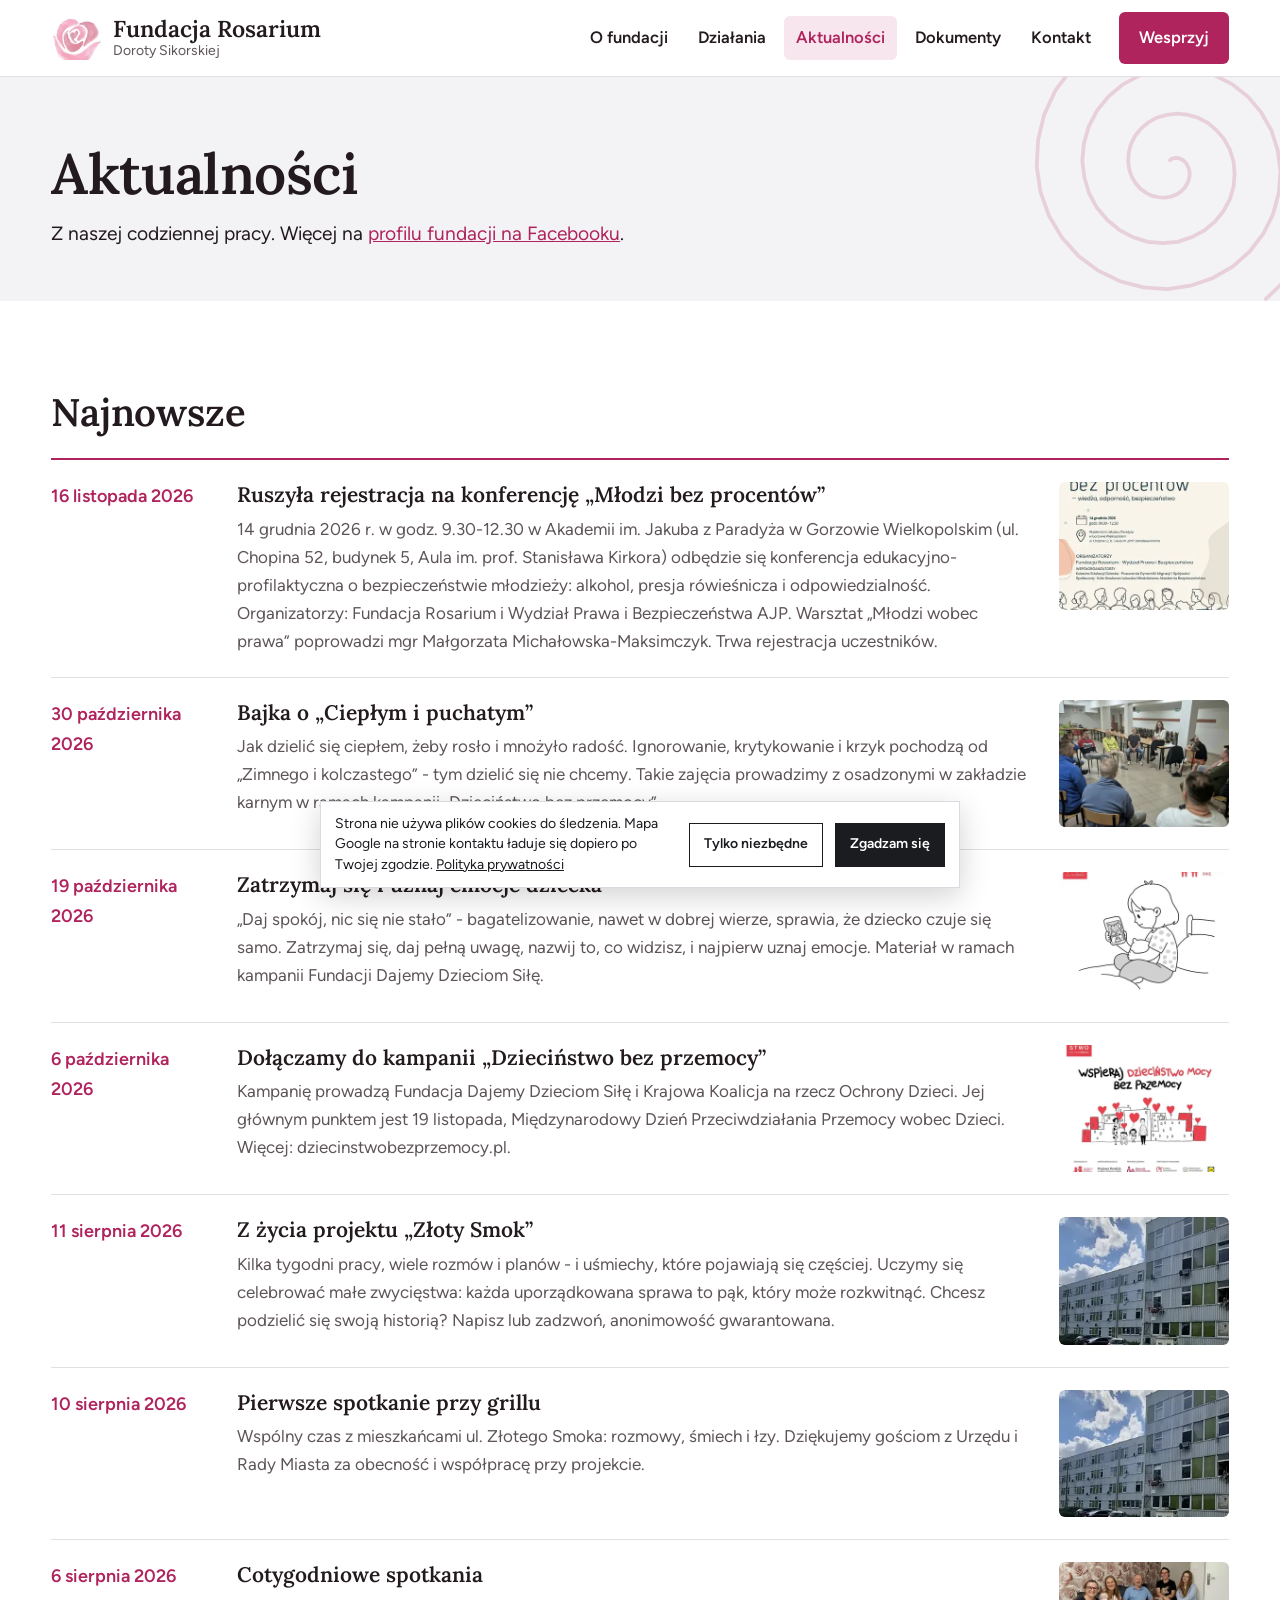
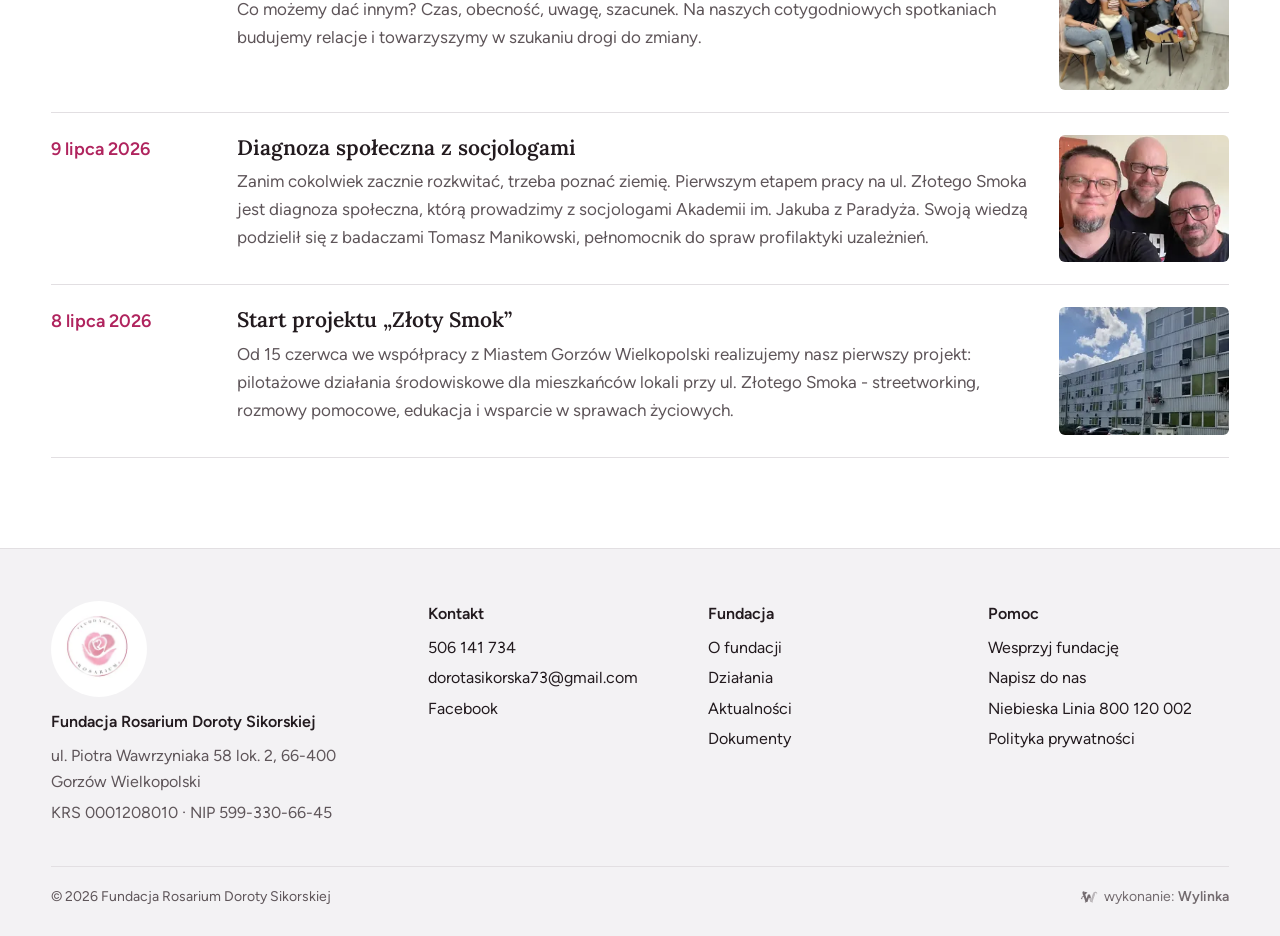
<file: aktualnosci/index.html>
<!doctype html>
<html lang="pl"><head><meta charset="utf-8"><meta name="viewport" content="width=device-width,initial-scale=1">
<title>Aktualności - Fundacja Rosarium Gorzów Wielkopolski</title><meta name="description" content="Najnowsze wydarzenia Fundacji Rosarium: projekt Złoty Smok, cotygodniowe spotkania, diagnoza społeczna i kampania Dzieciństwo bez przemocy."><meta name="robots" content="noindex,nofollow">
<link rel="canonical" href="https://wylinka-podglad.pl/rosarium-koncepcja/aktualnosci/">
<meta property="og:type" content="website"><meta property="og:locale" content="pl_PL"><meta property="og:site_name" content="Fundacja Rosarium Doroty Sikorskiej">
<meta property="og:title" content="Aktualności - Fundacja Rosarium Gorzów Wielkopolski"><meta property="og:description" content="Najnowsze wydarzenia Fundacji Rosarium: projekt Złoty Smok, cotygodniowe spotkania, diagnoza społeczna i kampania Dzieciństwo bez przemocy."><meta property="og:url" content="https://wylinka-podglad.pl/rosarium-koncepcja/aktualnosci/"><meta property="og:image" content="https://wylinka-podglad.pl/rosarium-koncepcja/img/zespol-sofa-1200.webp">
<meta name="theme-color" content="#B0245E">
<link rel="icon" href="../favicon.svg" type="image/svg+xml"><link rel="icon" href="../favicon-48.png" sizes="48x48" type="image/png"><link rel="apple-touch-icon" href="../apple-touch-icon.png">
<link rel="preload" href="../fonts/lora-rdzen.woff2" as="font" type="font/woff2" crossorigin><link rel="preload" href="../fonts/f-400-rdzen.woff2" as="font" type="font/woff2" crossorigin>
<style>@font-face{font-family:"Lora";font-style:normal;font-weight:400 700;font-display:swap;src:url(../fonts/lora-rdzen.woff2) format("woff2");unicode-range:U+0020-007E,U+00A0,U+00A9,U+00AB,U+00B0,U+00B7,U+00BB,U+00D3,U+00D7,U+00F3,U+2013-2014,U+2018-2019,U+201C-201E,U+2022,U+2026,U+20AC}@font-face{font-family:"Lora";font-style:normal;font-weight:400 700;font-display:swap;src:url(../fonts/lora-pl.woff2) format("woff2");unicode-range:U+0104-0107,U+0118-0119,U+0141-0144,U+015A-015B,U+0179-017C}@font-face{font-family:"Figtree";font-style:normal;font-weight:400;font-display:swap;src:url(../fonts/f-400-rdzen.woff2) format("woff2");unicode-range:U+0020-007E,U+00A0,U+00A9,U+00AB,U+00B0,U+00B7,U+00BB,U+00D3,U+00D7,U+00F3,U+2013-2014,U+2018-2019,U+201C-201E,U+2022,U+2026,U+20AC}@font-face{font-family:"Figtree";font-style:normal;font-weight:400;font-display:swap;src:url(../fonts/f-400-pl.woff2) format("woff2");unicode-range:U+0104-0107,U+0118-0119,U+0141-0144,U+015A-015B,U+0179-017C}@font-face{font-family:"Figtree";font-style:normal;font-weight:600;font-display:swap;src:url(../fonts/f-600-rdzen.woff2) format("woff2");unicode-range:U+0020-007E,U+00A0,U+00A9,U+00AB,U+00B0,U+00B7,U+00BB,U+00D3,U+00D7,U+00F3,U+2013-2014,U+2018-2019,U+201C-201E,U+2022,U+2026,U+20AC}@font-face{font-family:"Figtree";font-style:normal;font-weight:600;font-display:swap;src:url(../fonts/f-600-pl.woff2) format("woff2");unicode-range:U+0104-0107,U+0118-0119,U+0141-0144,U+015A-015B,U+0179-017C}
:root{--rose:#B0245E;--rose2:#8C1849;--wine:#3A0E22;--ink:#221A1E;--mut:#5E5559;--bg2:#F3F2F4;--line:#E2DFE2;--hf:"Lora",Georgia,serif;--bf:"Figtree",system-ui,-apple-system,"Segoe UI",sans-serif;--gut:clamp(16px,4vw,56px);--max:1440px}
*,*::before,*::after{box-sizing:border-box}
html{-webkit-text-size-adjust:100%;scroll-padding-top:80px}
body{margin:0;background:#fff;color:var(--ink);font:400 18px/1.65 var(--bf)}
img,svg{display:block;max-width:100%}img{height:auto}
a{color:var(--rose)}a:hover{color:var(--rose2)}
h1,h2,h3{font-family:var(--hf);font-weight:600;line-height:1.14;margin:0 0 .5em;color:var(--ink)}
h1{font-size:clamp(34px,4.4vw,62px);letter-spacing:-.01em}
h2{font-size:clamp(29px,3vw,46px);letter-spacing:-.005em}
h3{font-size:clamp(21px,1.6vw,25px);line-height:1.25}
p{margin:0 0 1em}
.wrap{max-width:var(--max);margin:0 auto;padding:0 var(--gut)}
.btn,.btn-sm{display:inline-flex;align-items:center;justify-content:center;min-height:52px;padding:0 26px;background:var(--rose);color:#fff;font:600 17.5px/1.1 var(--bf);text-decoration:none;border:2px solid var(--rose);border-radius:6px;cursor:pointer;transition:background .15s,color .15s}
.btn:hover{background:var(--rose2);border-color:var(--rose2);color:#fff}
.btn.white{background:#fff;color:var(--rose);border-color:#fff}.btn.white:hover{background:var(--wine);border-color:var(--wine);color:#fff}
.btn.line{background:transparent;color:#fff;border-color:rgba(255,255,255,.85)}.btn.line:hover{background:#fff;color:var(--wine)}
.btn.out{background:transparent;color:var(--rose);border-color:var(--rose)}.btn.out:hover{background:var(--rose);color:#fff}
.btn-sm{min-height:44px;padding:0 16px;font-size:16px}
.btns{display:flex;flex-wrap:wrap;gap:12px}
.top{position:sticky;top:0;z-index:50;background:#fff;border-bottom:1px solid var(--line)}
.top-in{max-width:var(--max);margin:0 auto;padding:0 var(--gut);height:76px;display:flex;align-items:center;gap:24px}
.brand{display:flex;align-items:center;gap:10px;text-decoration:none;color:var(--ink);margin-right:auto}
.brand img{width:52px;height:auto;flex:none}
.brand span{display:flex;flex-direction:column;line-height:1}
.brand b{font:600 23px/1 var(--hf)}
.brand small{font-size:14px;color:var(--mut);margin-top:4px}
.menu{display:flex;align-items:center;gap:6px}
.menu a{color:var(--ink);text-decoration:none;font-weight:600;font-size:16.5px;padding:8px 12px;border-radius:6px}
.menu a:hover{color:var(--rose)}
.menu a[aria-current=page]{color:var(--rose);background:#F7E6EE}
.menu .menu-cta{background:var(--rose);color:#fff;margin-left:10px;padding:12px 20px}
.menu .menu-cta:hover,.menu .menu-cta[aria-current=page]{background:var(--rose2);color:#fff}
.burger{display:none;width:48px;height:48px;border:0;background:none;cursor:pointer;position:relative;margin-right:-10px}
.burger span,.burger span::before,.burger span::after{position:absolute;left:12px;width:24px;height:2px;background:var(--ink);content:"";transition:transform .2s}
.burger span{top:23px}.burger span::before{top:-8px;left:0}.burger span::after{top:8px;left:0}
.menu-open .burger span{background:transparent}.menu-open .burger span::before{transform:translateY(8px) rotate(45deg)}.menu-open .burger span::after{transform:translateY(-8px) rotate(-45deg)}
@media (max-width:1080px){
 .top-in{height:64px}.brand img{width:44px}.brand b{font-size:20px}.brand small{font-size:13px}
 .burger{display:block}
 .menu{display:none;position:fixed;top:64px;left:0;right:0;bottom:0;background:#fff;flex-direction:column;align-items:stretch;gap:0;padding:8px var(--gut) 24px;overflow:auto}
 .menu-open .menu{display:flex}
 .menu a{font:600 26px/1.2 var(--hf);padding:14px 4px;border-bottom:1px solid var(--line);border-radius:0}
 .menu a[aria-current=page]{background:none}
 .menu .menu-cta{margin:20px 0 0;text-align:center;padding:16px;border-radius:6px;font:600 20px/1.2 var(--bf)}
}
/* HERO: zdjecia na spad, tekst na zdjeciu w winnym przejsciu */
.hero{position:relative;color:#fff;background:var(--wine);overflow:hidden}
.hero .ph{display:grid;grid-template-columns:minmax(0,1.35fr) minmax(0,.75fr) minmax(0,1fr);height:min(calc(100svh - 76px),820px);min-height:580px}
.hero .ph a,.hero .ph img{width:100%;height:100%}
.hero .ph img{object-fit:cover}
.hero::after{content:"";position:absolute;inset:0;background:linear-gradient(90deg,rgba(58,14,34,.94) 0%,rgba(58,14,34,.86) 36%,rgba(58,14,34,.2) 52%,rgba(58,14,34,0) 60%);pointer-events:none}
.hero-txt{position:absolute;z-index:2;left:max(var(--gut),calc((100vw - var(--max))/2 + var(--gut)));top:50%;transform:translateY(-50%);width:min(640px,41%)}
.hero-txt h1{color:#fff;margin-bottom:20px}
.hero-txt p{font-size:clamp(18px,1.35vw,21px);line-height:1.6;margin:0 0 28px;color:#F6EAF0}
.hero-txt .sp{width:54px;height:54px;color:#F2A7C3;margin-bottom:22px}
.hero .m{display:none}
@media (max-width:900px){
 .hero{min-height:calc(100svh - 65px);display:flex;flex-direction:column;justify-content:flex-end}
 .hero .ph{display:none}
 .hero .m{display:block;position:absolute;inset:0}
 .hero .m img{width:100%;height:100%;object-fit:cover;object-position:50% 70%}
 .hero::after{background:linear-gradient(180deg,rgba(58,14,34,.15) 0%,rgba(58,14,34,.35) 30%,rgba(58,14,34,.9) 58%,rgba(58,14,34,.97) 100%)}
 .hero-txt{position:relative;left:auto;top:auto;transform:none;width:auto;padding:28px 16px 28px}
 .hero-txt h1{font-size:clamp(29px,7.9vw,38px);margin-bottom:12px}
 .hero-txt p{font-size:16.5px;margin-bottom:24px}
 .hero-txt .sp{width:40px;height:40px;margin-bottom:14px}
 .hero-txt .btn{flex:1 1 auto;padding:0 12px;font-size:16.5px}
}
.sec{padding:clamp(56px,7vw,112px) 0}
.sec.grey{background:var(--bg2)}
.lead{font-size:clamp(19px,1.5vw,22px);line-height:1.6;max-width:44em}
.small{font-size:15.5px;color:var(--mut)}
.idea{display:grid;grid-template-columns:minmax(0,1.5fr) minmax(0,1fr);gap:clamp(32px,6vw,120px);align-items:center}
.idea blockquote{margin:0;font:500 clamp(25px,2.5vw,38px)/1.35 var(--hf);color:var(--ink)}
.idea .src{margin-top:20px;color:var(--mut)}
.idea .rose{width:100%;max-width:420px;justify-self:center}
.ways{list-style:none;margin:0;padding:0;display:grid;grid-template-columns:repeat(3,minmax(0,1fr));gap:40px clamp(28px,3vw,56px)}
.ways li{position:relative;padding-left:58px}
.ways .sp{position:absolute;left:0;top:2px;width:40px;height:40px;color:var(--rose)}
.ways h3{margin-bottom:8px}
.ways p{margin:0;color:var(--mut);font-size:17px}
.head{display:grid;grid-template-columns:minmax(0,1fr) minmax(0,1fr);gap:20px 64px;align-items:end;margin-bottom:clamp(30px,3.4vw,52px)}
.head h2{margin:0}.head p{margin:0;color:var(--mut)}
.proj{display:grid;grid-template-columns:minmax(0,1fr) minmax(0,1fr);gap:clamp(32px,5vw,96px);align-items:center}
.proj .pics{display:grid;grid-template-columns:minmax(0,1fr) minmax(0,1fr);gap:12px}
.proj .pics img{width:100%;aspect-ratio:3/4;object-fit:cover;border-radius:6px}
.proj .dates{display:flex;flex-wrap:wrap;gap:8px 28px;margin:20px 0 0;padding:16px 0 0;border-top:1px solid var(--line);font-size:16px}
.proj .dates b{display:block;font:600 22px/1.2 var(--hf);color:var(--rose)}
.wine{background:var(--wine);color:#F2E4EA;position:relative;overflow:hidden}
.wine h2,.wine h3{color:#fff}
.wine a{color:#fff}
.wine .sp-big{position:absolute;right:-6vw;top:50%;width:min(52vw,720px);transform:translateY(-50%);color:#F2A7C3;opacity:.22}
.help{position:relative;display:grid;grid-template-columns:repeat(3,minmax(0,1fr));gap:24px;margin-top:36px}
.help div{border-top:2px solid #F2A7C3;padding-top:16px}
.help b{display:block;font-weight:600;color:#F2C7D7;font-size:16px;margin-bottom:6px}
.help a{font:600 clamp(30px,3vw,44px)/1.1 var(--hf);text-decoration:none}
.help span{display:block;font-size:16px;margin-top:6px;color:#E6D3DB}
.cards{display:grid;grid-template-columns:repeat(3,minmax(0,1fr));gap:clamp(20px,2.4vw,40px)}
.card .ph{aspect-ratio:4/3;overflow:hidden;border-radius:6px;background:#E7E4E7;margin-bottom:16px}
.card .ph img{width:100%;height:100%;object-fit:cover}
.card time{display:block;color:var(--rose);font-weight:600;font-size:15.5px;margin-bottom:6px}
.card p{margin:0;color:var(--mut);font-size:17px}
@media (max-width:900px){.cards.strip{display:flex;overflow-x:auto;scroll-snap-type:x mandatory;gap:16px;padding-bottom:8px}.cards.strip>*{flex:0 0 82%;scroll-snap-align:start}}
.band{background:var(--rose);color:#fff;padding:clamp(52px,6vw,96px) 0;position:relative;overflow:hidden}
.band .in{display:grid;grid-template-columns:minmax(0,1.4fr) auto;gap:24px 64px;align-items:center;position:relative}
.band h2{color:#fff;margin-bottom:12px}.band p{margin:0;font-size:clamp(18px,1.4vw,21px);max-width:40em}
.band .sp-big{position:absolute;left:-8vw;top:-40%;width:min(46vw,620px);color:#fff;opacity:.13}
.phead{padding:clamp(40px,5vw,84px) 0 clamp(32px,4vw,56px);background:var(--bg2);position:relative;overflow:hidden}
.phead .wrap{position:relative}
.phead h1{max-width:19em;margin-bottom:14px}.phead .lead{margin:0;color:var(--ink)}
.phead .sp-big{position:absolute;right:-60px;top:-80px;width:340px;color:var(--rose);opacity:.16}
.cols{display:grid;grid-template-columns:minmax(0,1.25fr) minmax(0,1fr);gap:clamp(32px,5vw,96px);align-items:start}
.prose{max-width:46em}
.prose h2{font-size:clamp(26px,2.5vw,38px);margin-top:1.3em}.prose h2:first-child{margin-top:0}
.prose ul{padding-left:1.2em}.prose li{margin-bottom:.45em}
.facts{list-style:none;margin:0;padding:0;border-top:2px solid var(--rose)}
.facts li{display:grid;grid-template-columns:minmax(0,10em) minmax(0,1fr);gap:16px;padding:13px 0;border-bottom:1px solid var(--line);font-size:17px}
.facts b{font-weight:600;color:var(--mut)}
.list{list-style:none;margin:0;padding:0;border-top:2px solid var(--rose)}
.list li{display:grid;grid-template-columns:minmax(0,9em) minmax(0,1fr) minmax(0,170px);gap:24px;padding:22px 0;border-bottom:1px solid var(--line);align-items:start}
.list time{font-weight:600;color:var(--rose)}
.list h3{margin-bottom:6px}.list p{margin:0;color:var(--mut);font-size:17px}
.list img{width:170px;aspect-ratio:4/3;object-fit:cover;border-radius:6px}
.acct{background:var(--bg2);border-radius:8px;border-left:5px solid var(--rose);padding:clamp(22px,3vw,36px)}
.acct dl{margin:0;display:grid;grid-template-columns:minmax(0,9em) minmax(0,1fr);gap:10px 18px;font-size:17px}
.acct dt{color:var(--mut);font-weight:600}.acct dd{margin:0}
.helpbox{background:var(--wine);color:#F2E4EA;border-radius:8px;padding:clamp(22px,3vw,32px)}
.helpbox h2,.helpbox h3{color:#fff}.helpbox a{color:#fff;font-weight:600}
.form{display:grid;gap:16px}
.f-2{display:grid;grid-template-columns:minmax(0,1fr) minmax(0,1fr);gap:16px}
.f-row label{display:block;font-weight:600;font-size:16px;margin-bottom:6px}
.f-row input,.f-row select,.f-row textarea{width:100%;font:inherit;font-size:17px;padding:12px 14px;border:1.5px solid #A79DA2;background:#fff;color:var(--ink);border-radius:6px}
.f-row input:focus,.f-row select:focus,.f-row textarea:focus{outline:3px solid rgba(176,36,94,.22);border-color:var(--rose)}
.f-check{display:flex;gap:12px;align-items:flex-start;font-size:15.5px;color:var(--mut)}
.f-check input{width:22px;height:22px;margin-top:2px;accent-color:var(--rose);flex:none}
.f-status{margin:0;font-weight:600;min-height:1.6em}.f-status.ok{color:#17663A}.f-status.err{color:var(--rose2)}
.form .btn{justify-self:start}
.map{border-radius:8px}
.docs{list-style:none;margin:0;padding:0;border-top:2px solid var(--rose)}
.docs li{display:flex;justify-content:space-between;gap:16px;flex-wrap:wrap;padding:16px 0;border-bottom:1px solid var(--line)}
.docs b{font-weight:600}.docs span{color:var(--mut);font-size:16px}
.gal{display:grid;grid-template-columns:repeat(4,minmax(0,1fr));gap:10px}
.gal img{width:100%;aspect-ratio:1/1;object-fit:cover;border-radius:6px}
@media (max-width:900px){
 .idea,.proj,.head,.cols,.band .in{grid-template-columns:minmax(0,1fr)}
 .idea .rose{max-width:240px;justify-self:start;order:-1}
 .ways{grid-template-columns:minmax(0,1fr);gap:28px}
 .help{grid-template-columns:minmax(0,1fr)}
 .cards{grid-template-columns:minmax(0,1fr)}
 .list li{grid-template-columns:minmax(0,1fr);gap:6px}.list img{width:100%;max-width:420px}
 .facts li,.acct dl{grid-template-columns:minmax(0,1fr);gap:2px}.acct dd{margin-bottom:8px}
 .f-2{grid-template-columns:minmax(0,1fr)}
 .gal{grid-template-columns:repeat(2,minmax(0,1fr))}
}
@media (min-width:901px) and (max-width:1200px){.ways{grid-template-columns:repeat(2,minmax(0,1fr))}}
@media (min-width:1900px){:root{--max:1760px}body{font-size:19px}.hero .ph{height:min(calc(100svh - 76px),960px)}}
.foot{background:var(--bg2);color:var(--mut);font-size:16px;padding:52px 0 28px;border-top:1px solid var(--line)}
.foot .in{display:grid;grid-template-columns:minmax(0,1.4fr) repeat(3,minmax(0,1fr));gap:28px 40px}
.foot strong{display:block;color:var(--ink);font-weight:600;margin-bottom:8px}
.foot p{margin:0 0 4px}
.foot a{color:var(--ink);text-decoration:none;overflow-wrap:anywhere}.foot a:hover{color:var(--rose)}
.foot .logo-f{width:96px;height:96px;border-radius:50%;margin-bottom:12px}
.foot .bottom{display:flex;flex-wrap:wrap;justify-content:space-between;gap:10px 24px;align-items:center;margin-top:36px;padding-top:18px;border-top:1px solid var(--line);font-size:14px}
.foot .bottom .wylinka-badge{font-size:1em;white-space:nowrap;color:var(--mut)}
@media (max-width:900px){.foot .in{grid-template-columns:minmax(0,1fr) minmax(0,1fr)}.foot .in>div:first-child{grid-column:1/-1}}

.lbox{position:fixed;inset:0;z-index:100;background:rgba(10,10,12,.94);display:none;align-items:center;justify-content:center;flex-direction:column;padding:56px 12px 24px}
.lbox.on{display:flex}
.lbox img{max-width:min(100%,1100px);max-height:calc(100vh - 140px);width:auto;height:auto;object-fit:contain}
.lbox p{color:#e9e9ee;font-size:15px;margin:12px 0 0;text-align:center;max-width:60ch}
.lbox button{position:absolute;background:none;border:0;color:#fff;font-size:44px;line-height:1;cursor:pointer;width:56px;height:56px}
.lb-x{top:6px;right:6px}.lb-p{left:4px;top:50%;margin-top:-28px}.lb-n{right:4px;top:50%;margin-top:-28px}
a.lb{display:block;cursor:zoom-in}
.cookies{position:fixed;left:12px;right:12px;bottom:12px;z-index:90;max-width:640px;margin:0 auto;background:#fff;color:#1b1c20;border:1px solid #d9dbe0;box-shadow:0 8px 30px rgba(0,0,0,.18);padding:12px 14px;display:flex;flex-wrap:wrap;gap:8px 12px;align-items:center;font-size:14px;line-height:1.45}
.cookies[hidden]{display:none}
.cookies p{margin:0;flex:1 1 280px}
.cookies a{color:inherit}
.cookies button{font:inherit;font-weight:600;padding:10px 14px;min-height:44px;border:1px solid #1b1c20;background:#fff;color:#1b1c20;cursor:pointer}
.cookies button.yes{background:#1b1c20;color:#fff}
.map{position:relative;aspect-ratio:16/10;background:#e7e8ec;overflow:hidden}
.map iframe{position:absolute;inset:0;width:100%;height:100%;border:0}
.map .nomap{position:absolute;inset:0;display:flex;flex-direction:column;align-items:center;justify-content:center;text-align:center;padding:20px;gap:10px;font-size:15px}
.hp{position:absolute!important;left:-9999px!important;width:1px;height:1px;overflow:hidden}
.skip{position:absolute;left:-9999px;top:0}.skip:focus{left:12px;top:12px;z-index:200;background:#fff;color:#000;padding:10px 14px}
.wylinka-badge{display:inline-flex;align-items:center;gap:.4em;color:inherit;text-decoration:none;font-size:.875em;line-height:1;opacity:.85}
.wylinka-badge:hover,.wylinka-badge:focus-visible{opacity:1}
.wylinka-badge:focus-visible{outline:2px solid currentColor;outline-offset:3px;border-radius:2px}
.wylinka-badge svg{width:18px;height:18px;flex:none;overflow:visible}
.wylinka-badge b{font-weight:600}
.wylinka-badge .wy-old{opacity:.45;transform-origin:40px 30px;transition:transform .32s cubic-bezier(.3,.7,.4,1),opacity .32s ease-out}
.wylinka-badge .wy-pod{opacity:0;transition:opacity .2s ease-out .08s}
.wylinka-badge:hover .wy-old,.wylinka-badge:focus-visible .wy-old{transform:translate(9px,7px) rotate(9deg);opacity:0}
.wylinka-badge:hover .wy-pod,.wylinka-badge:focus-visible .wy-pod{opacity:1}
@media (prefers-reduced-motion:reduce){.wylinka-badge .wy-old,.wylinka-badge .wy-pod{transition:none}.wylinka-badge:hover .wy-old,.wylinka-badge:focus-visible .wy-old{transform:none;opacity:.45}.wylinka-badge:hover .wy-pod,.wylinka-badge:focus-visible .wy-pod{opacity:0}}</style><script type="application/ld+json">{"@context":"https://schema.org","@type":"NGO","@id":"https://wylinka-podglad.pl/rosarium-koncepcja/#fundacja","name":"Fundacja Rosarium Doroty Sikorskiej","alternateName":"Fundacja Rosarium","url":"https://wylinka-podglad.pl/rosarium-koncepcja/","logo":"https://wylinka-podglad.pl/rosarium-koncepcja/logo.png","image":"https://wylinka-podglad.pl/rosarium-koncepcja/img/zespol-sofa-1200.webp","description":"Fundacja z Gorzowa Wielkopolskiego wspierająca osoby i rodziny wykluczone społecznie i zagrożone wykluczeniem: praca środowiskowa, diagnozy społeczne, konsultacje, grupy samopomocowe, pomoc osobom doznającym przemocy.","foundingDate":"2025","founder":{"@type":"Person","name":"Dorota Sikorska"},"address":{"@type":"PostalAddress","streetAddress":"ul. Piotra Wawrzyniaka 58 lok. 2","postalCode":"66-400","addressLocality":"Gorzów Wielkopolski","addressCountry":"PL"},"telephone":"+48506141734","email":"dorotasikorska73@gmail.com","taxID":"5993306645","sameAs":["https://www.facebook.com/profile.php?id=61591479943344"],"identifier":[{"@type":"PropertyValue","propertyID":"KRS","value":"0001208010"},{"@type":"PropertyValue","propertyID":"NIP","value":"5993306645"}],"areaServed":"Gorzów Wielkopolski"}</script><script type="application/ld+json">{"@context":"https://schema.org","@type":"BreadcrumbList","itemListElement":[{"@type":"ListItem","position":1,"name":"Strona główna","item":"https://wylinka-podglad.pl/rosarium-koncepcja/"},{"@type":"ListItem","position":2,"name":"Aktualności","item":"https://wylinka-podglad.pl/rosarium-koncepcja/aktualnosci/"}]}</script>
</head><body class="">
<a class="skip" href="#tresc">Przejdź do treści</a>
<header class="top"><div class="top-in">
<a class="brand" href="../"><img src="../img/roza-96.webp" srcset="../img/roza-96.webp 96w, ../img/roza-200.webp 200w" sizes="52px" width="52" height="43" alt=""><span><b>Fundacja Rosarium</b><small>Doroty Sikorskiej</small></span></a>
<nav id="menu" class="menu" aria-label="Menu główne"><a href="../o-fundacji/">O fundacji</a><a href="../dzialania/">Działania</a><a href="../aktualnosci/" aria-current="page">Aktualności</a><a href="../dokumenty/">Dokumenty</a><a href="../kontakt/">Kontakt</a><a class="menu-cta" href="../wesprzyj/">Wesprzyj</a></nav>
<button class="burger" type="button" aria-expanded="false" aria-controls="menu" aria-label="Menu"><span></span></button>
</div></header>
<main id="tresc"><svg width="0" height="0" style="position:absolute" aria-hidden="true"><symbol id="sp" viewBox="0 0 100 100"><path d="M50.0 48.0 L50.6 47.5 L51.4 47.2 L52.4 47.2 L53.4 47.4 L54.5 48.1 L55.3 49.1 L56.0 50.4 L56.3 51.9 L56.2 53.6 L55.6 55.3 L54.5 57.0 L53.0 58.3 L51.0 59.4 L48.7 59.9 L46.3 59.9 L43.8 59.2 L41.4 57.9 L39.3 56.0 L37.6 53.5 L36.6 50.6 L36.2 47.4 L36.7 44.0 L38.0 40.8 L40.1 37.8 L42.9 35.3 L46.4 33.5 L50.3 32.6 L54.5 32.6 L58.7 33.6 L62.6 35.6 L66.1 38.6 L68.8 42.4 L70.6 46.8 L71.4 51.7 L70.9 56.8 L69.3 61.8 L66.4 66.3 L62.5 70.1 L57.7 73.0 L52.2 74.8 L46.4 75.2 L40.4 74.2 L34.8 71.8 L29.7 68.0 L25.6 63.1 L22.7 57.3 L21.2 50.8 L21.2 44.0 L22.9 37.2 L26.1 30.9 L30.8 25.5 L36.8 21.2 L43.7 18.3 L51.2 17.2 L58.9 17.8 L66.4 20.2 L73.2 24.4 L79.0 30.1 L83.3 37.2 L86.0 45.1 L86.7 53.6 L85.4 62.2 L82.1 70.4 L76.9 77.6 L70.1 83.6 L61.9 87.9 L52.9 90.2 L43.4 90.3 L34.1 88.2 L25.3 84.0" fill="none" stroke="currentColor" stroke-width="7" stroke-linecap="round"/></symbol><symbol id="spb" viewBox="0 0 100 100"><path d="M50.0 48.0 L50.5 47.6 L51.1 47.4 L51.8 47.3 L52.6 47.4 L53.4 47.7 L54.1 48.2 L54.8 49.0 L55.3 49.9 L55.7 51.0 L55.8 52.2 L55.6 53.5 L55.1 54.8 L54.3 56.1 L53.2 57.2 L51.9 58.1 L50.3 58.7 L48.5 59.0 L46.7 58.9 L44.8 58.5 L43.0 57.6 L41.3 56.4 L39.9 54.8 L38.7 52.8 L38.0 50.6 L37.7 48.2 L37.9 45.7 L38.5 43.3 L39.7 40.9 L41.4 38.8 L43.6 36.9 L46.1 35.5 L48.9 34.7 L52.0 34.3 L55.1 34.6 L58.2 35.5 L61.1 37.0 L63.7 39.2 L65.9 41.8 L67.6 44.9 L68.7 48.4 L69.0 52.1 L68.7 55.8 L67.6 59.5 L65.7 63.0 L63.2 66.1 L60.0 68.7 L56.3 70.7 L52.3 72.0 L47.9 72.4 L43.5 72.0 L39.2 70.7 L35.2 68.6 L31.6 65.6 L28.5 62.0 L26.2 57.7 L24.8 53.0 L24.2 48.1 L24.7 43.0 L26.1 38.1 L28.5 33.5 L31.9 29.3 L36.0 25.8 L40.8 23.2 L46.1 21.5 L51.7 20.9 L57.4 21.3 L62.9 22.9 L68.2 25.6 L72.9 29.3 L76.8 33.9 L79.8 39.2 L81.7 45.1 L82.5 51.3 L82.0 57.6 L80.3 63.9 L77.4 69.7 L73.4 74.9 L68.4 79.3 L62.5 82.7 L56.0 84.9 L49.2 85.9 L42.2 85.4 L35.3 83.6 L28.9 80.5 L23.1 76.2 L18.2 70.7 L14.4 64.3 L11.9 57.3 L10.8 49.8 L11.2 42.1 L13.0 34.6 L16.3 27.5 L21.0 21.2 L26.9 15.8 L33.8 11.6 L41.4 8.7 L49.5 7.4 L57.8 7.7 L66.0 9.6 L73.7 13.1 L80.6 18.1 L86.6 24.4 L91.2 31.7 L94.4 39.9 L95.9 48.7 L95.7 57.6 L93.8 66.5 L90.1 74.8 L84.9 82.4 L78.2 88.8" fill="none" stroke="currentColor" stroke-width="1.1" stroke-linecap="round"/></symbol></svg><section class="phead"><svg class="sp-big" viewBox="0 0 100 100" aria-hidden="true"><use href="#spb"/></svg><div class="wrap"><h1>Aktualności</h1><p class="lead">Z naszej codziennej pracy. Więcej na <a href="https://www.facebook.com/profile.php?id=61591479943344" rel="noopener">profilu fundacji na Facebooku</a>.</p></div></section><section class="sec"><div class="wrap"><h2 style="margin-bottom:24px">Najnowsze</h2><ul class="list"><li><time datetime="2026-11-16">16 listopada 2026</time><div><h3>Ruszyła rejestracja na konferencję „Młodzi bez procentów”</h3><p>14 grudnia 2026 r. w godz. 9.30-12.30 w Akademii im. Jakuba z Paradyża w Gorzowie Wielkopolskim (ul. Chopina 52, budynek 5, Aula im. prof. Stanisława Kirkora) odbędzie się konferencja edukacyjno-profilaktyczna o bezpieczeństwie młodzieży: alkohol, presja rówieśnicza i odpowiedzialność. Organizatorzy: Fundacja Rosarium i Wydział Prawa i Bezpieczeństwa AJP. Warsztat „Młodzi wobec prawa” poprowadzi mgr Małgorzata Michałowska-Maksimczyk. Trwa rejestracja uczestników.</p></div><a class="lb" href="../img/konferencja-1131.webp" data-w="1131" data-h="1600"><img src="../img/konferencja-560.webp" srcset="../img/konferencja-360.webp 360w, ../img/konferencja-560.webp 560w, ../img/konferencja-800.webp 800w, ../img/konferencja-1131.webp 1131w" sizes="(min-width:901px) 170px, 100vw" width="1131" height="1600" alt="Plakat konferencji Młodzi bez procentów"></a></li><li><time datetime="2026-10-30">30 października 2026</time><div><h3>Bajka o „Ciepłym i puchatym”</h3><p>Jak dzielić się ciepłem, żeby rosło i mnożyło radość. Ignorowanie, krytykowanie i krzyk pochodzą od „Zimnego i kolczastego” - tym dzielić się nie chcemy. Takie zajęcia prowadzimy z osadzonymi w zakładzie karnym w ramach kampanii „Dzieciństwo bez przemocy”.</p></div><a class="lb" href="../img/grupa-1200.webp" data-w="1200" data-h="1200"><img src="../img/grupa-560.webp" srcset="../img/grupa-360.webp 360w, ../img/grupa-560.webp 560w, ../img/grupa-800.webp 800w, ../img/grupa-1200.webp 1200w" sizes="(min-width:901px) 170px, 100vw" width="1200" height="1200" alt="Zajęcia w ramach kampanii Dzieciństwo bez przemocy" loading="lazy" decoding="async"></a></li><li><time datetime="2026-10-19">19 października 2026</time><div><h3>Zatrzymaj się i uznaj emocje dziecka</h3><p>„Daj spokój, nic się nie stało” - bagatelizowanie, nawet w dobrej wierze, sprawia, że dziecko czuje się samo. Zatrzymaj się, daj pełną uwagę, nazwij to, co widzisz, i najpierw uznaj emocje. Materiał w ramach kampanii Fundacji Dajemy Dzieciom Siłę.</p></div><a class="lb" href="../img/zatrzymaj-1080.webp" data-w="1080" data-h="1080"><img src="../img/zatrzymaj-560.webp" srcset="../img/zatrzymaj-360.webp 360w, ../img/zatrzymaj-560.webp 560w, ../img/zatrzymaj-800.webp 800w, ../img/zatrzymaj-1080.webp 1080w" sizes="(min-width:901px) 170px, 100vw" width="1080" height="1080" alt="Grafika kampanii Dzieciństwo bez przemocy o emocjach dziecka" loading="lazy" decoding="async"></a></li><li><time datetime="2026-10-06">6 października 2026</time><div><h3>Dołączamy do kampanii „Dzieciństwo bez przemocy”</h3><p>Kampanię prowadzą Fundacja Dajemy Dzieciom Siłę i Krajowa Koalicja na rzecz Ochrony Dzieci. Jej głównym punktem jest 19 listopada, Międzynarodowy Dzień Przeciwdziałania Przemocy wobec Dzieci. Więcej: dziecinstwobezprzemocy.pl.</p></div><a class="lb" href="../img/kampania-1200.webp" data-w="1200" data-h="1200"><img src="../img/kampania-560.webp" srcset="../img/kampania-360.webp 360w, ../img/kampania-560.webp 560w, ../img/kampania-800.webp 800w, ../img/kampania-1200.webp 1200w" sizes="(min-width:901px) 170px, 100vw" width="1200" height="1200" alt="Plakat kampanii Dzieciństwo bez przemocy" loading="lazy" decoding="async"></a></li><li><time datetime="2026-08-11">11 sierpnia 2026</time><div><h3>Z życia projektu „Złoty Smok”</h3><p>Kilka tygodni pracy, wiele rozmów i planów - i uśmiechy, które pojawiają się częściej. Uczymy się celebrować małe zwycięstwa: każda uporządkowana sprawa to pąk, który może rozkwitnąć. Chcesz podzielić się swoją historią? Napisz lub zadzwoń, anonimowość gwarantowana.</p></div><a class="lb" href="../img/zloty-smok-739.webp" data-w="739" data-h="1600"><img src="../img/zloty-smok-360.webp" srcset="../img/zloty-smok-240.webp 240w, ../img/zloty-smok-360.webp 360w, ../img/zloty-smok-560.webp 560w, ../img/zloty-smok-739.webp 739w" sizes="(min-width:901px) 170px, 100vw" width="739" height="1600" alt="Budynki przy ul. Złotego Smoka w Gorzowie" loading="lazy" decoding="async"></a></li><li><time datetime="2026-08-10">10 sierpnia 2026</time><div><h3>Pierwsze spotkanie przy grillu</h3><p>Wspólny czas z mieszkańcami ul. Złotego Smoka: rozmowy, śmiech i łzy. Dziękujemy gościom z Urzędu i Rady Miasta za obecność i współpracę przy projekcie.</p></div><a class="lb" href="../img/zloty-smok-739.webp" data-w="739" data-h="1600"><img src="../img/zloty-smok-360.webp" srcset="../img/zloty-smok-240.webp 240w, ../img/zloty-smok-360.webp 360w, ../img/zloty-smok-560.webp 560w, ../img/zloty-smok-739.webp 739w" sizes="(min-width:901px) 170px, 100vw" width="739" height="1600" alt="Budynki przy ul. Złotego Smoka" loading="lazy" decoding="async"></a></li><li><time datetime="2026-08-06">6 sierpnia 2026</time><div><h3>Cotygodniowe spotkania</h3><p>Co możemy dać innym? Czas, obecność, uwagę, szacunek. Na naszych cotygodniowych spotkaniach budujemy relacje i towarzyszymy w szukaniu drogi do zmiany.</p></div><a class="lb" href="../img/zespol-sofa-1200.webp" data-w="1200" data-h="1138"><img src="../img/zespol-sofa-560.webp" srcset="../img/zespol-sofa-360.webp 360w, ../img/zespol-sofa-560.webp 560w, ../img/zespol-sofa-800.webp 800w, ../img/zespol-sofa-1200.webp 1200w" sizes="(min-width:901px) 170px, 100vw" width="1200" height="1138" alt="Zespół Fundacji Rosarium na spotkaniu" loading="lazy" decoding="async"></a></li><li><time datetime="2026-07-09">9 lipca 2026</time><div><h3>Diagnoza społeczna z socjologami</h3><p>Zanim cokolwiek zacznie rozkwitać, trzeba poznać ziemię. Pierwszym etapem pracy na ul. Złotego Smoka jest diagnoza społeczna, którą prowadzimy z socjologami Akademii im. Jakuba z Paradyża. Swoją wiedzą podzielił się z badaczami Tomasz Manikowski, pełnomocnik do spraw profilaktyki uzależnień.</p></div><a class="lb" href="../img/diagnoza-526.webp" data-w="526" data-h="700"><img src="../img/diagnoza-360.webp" srcset="../img/diagnoza-240.webp 240w, ../img/diagnoza-360.webp 360w, ../img/diagnoza-526.webp 526w" sizes="(min-width:901px) 170px, 100vw" width="526" height="700" alt="Badacze Akademii im. Jakuba z Paradyża i Tomasz Manikowski" loading="lazy" decoding="async"></a></li><li><time datetime="2026-07-08">8 lipca 2026</time><div><h3>Start projektu „Złoty Smok”</h3><p>Od 15 czerwca we współpracy z Miastem Gorzów Wielkopolski realizujemy nasz pierwszy projekt: pilotażowe działania środowiskowe dla mieszkańców lokali przy ul. Złotego Smoka - streetworking, rozmowy pomocowe, edukacja i wsparcie w sprawach życiowych.</p></div><a class="lb" href="../img/zloty-smok-739.webp" data-w="739" data-h="1600"><img src="../img/zloty-smok-360.webp" srcset="../img/zloty-smok-240.webp 240w, ../img/zloty-smok-360.webp 360w, ../img/zloty-smok-560.webp 560w, ../img/zloty-smok-739.webp 739w" sizes="(min-width:901px) 170px, 100vw" width="739" height="1600" alt="Budynki przy ul. Złotego Smoka" loading="lazy" decoding="async"></a></li></ul></div></section></main>
<footer class="foot"><div class="wrap">
<div class="in">
<div><img src="../img/logo-400.webp" srcset="../img/logo-200.webp 200w, ../img/logo-400.webp 400w, ../img/logo-800.webp 800w" sizes="96px" width="800" height="800" alt="Logo Fundacji Rosarium" class="logo-f" loading="lazy" decoding="async"><strong>Fundacja Rosarium Doroty Sikorskiej</strong><p>ul. Piotra Wawrzyniaka 58 lok. 2, 66-400 Gorzów Wielkopolski</p><p>KRS 0001208010 · NIP 599-330-66-45</p></div>
<div><strong>Kontakt</strong><p><a href="tel:+48506141734">506 141 734</a></p><p><a href="mailto:dorotasikorska73@gmail.com">dorotasikorska73@gmail.com</a></p><p><a href="https://www.facebook.com/profile.php?id=61591479943344" rel="noopener">Facebook</a></p></div>
<div><strong>Fundacja</strong><p><a href="../o-fundacji/">O fundacji</a></p><p><a href="../dzialania/">Działania</a></p><p><a href="../aktualnosci/">Aktualności</a></p><p><a href="../dokumenty/">Dokumenty</a></p></div>
<div><strong>Pomoc</strong><p><a href="../wesprzyj/">Wesprzyj fundację</a></p><p><a href="../kontakt/">Napisz do nas</a></p><p><a href="tel:800120002">Niebieska Linia 800 120 002</a></p><p><a href="../polityka-prywatnosci/">Polityka prywatności</a></p></div>
</div>
<div class="bottom"><span>© 2026 Fundacja Rosarium Doroty Sikorskiej</span><a class="wylinka-badge" href="https://wylinka.pl/?utm_source=fundacjarosarium.pl&amp;utm_medium=stopka&amp;utm_campaign=wykonanie" rel="noopener" title="Strona wykonana przez Wylinka"><svg viewBox="0 0 64 64" aria-hidden="true" focusable="false" fill="currentColor"><path d="M9.8 22.8l-1.2-7.9 2.2-3.7 15.5 4.6-.5 1.5-7.2 5.5 4.7 15.6 5-15.6 7 0 4.1 12.7-4.2-.9-2.6 1.8-.8-2.2-5.3 15.6-4.3 0 .4 .2-2.1 2.8-1.3-1.1 1.1-1.4-3.1 .2-.1-1.7 2.2-.1-5.7-16.5-4.8 .6-.8 3.1 0 .5-.3 .5 .8 2.2-1.6 .5-.4-1.3-.8 1.6-1.5-.8 .8-1.6-1.4 .6-.6-1.6 2.3-.8 .2-.4 1.3-4.8 5.9-.8-2.4-6.9zM15.2 13.7l-.1-.4-.4 .8-.1 .8 .1 1 .1 .4 .3 .7 .3-.9 .1-.7 0-.8z"/><path class="wy-pod" d="M37.1 49.8l-4.5-13.3 2.6-1.8 4.2 .9 .9 2.8 3-9.7 0-.5 .1-.8 3.2-8.4 .5-1 .6-1 .9-1.1 1.3-1 1.1-.7 1.4-.5 1.4-.3 .7 0 .9 0 1.2 .3 1.4 .6 .8 .5 .7 .7 .6 .7 .5 .9 .3 .9 .1 .9 0 .8-.2 .9-.5 .9-.5 .6-.7 .5-.7 .3-.1-.1 0-.1 .5-.5 .3-.7 .2-.5 0-.6-.1-.6-.3-.7-.4-.5-.4-.4-.5-.3-.6-.3-.7 0-.7 .1-.6 .1-.5 .4-.5 .5-.3 .5-.2 .7-.1 1.5-1.4 5.1-.8 3.3-.3 .7-.5 .7-6 17.5 1.9 .1-.1 1.7-3.1-.2 1.1 1.4-1.3 1.1-2.1-2.8 .4-.2z"/><path class="wy-old" d="M40.8 50l.4-.2-4.1 0-4.2-12.5 2.5-1.7 4.3 .9 .6 1.9 .6-1.6 0-.3 2.4-7.8 0-.5 .1-.8 3.2-8.4 .4-.8 .6-.9 .9-1.2 .9-.9 1.3-.8 1.4-.6 1.2-.3 1.4-.1 1.3 .1 .6 .2 .8 .3 1.1 .6 .9 .7 .7 .9 .5 .9 .3 .9 .1 1.1-.1 .9-.3 .9-.4 .7-.6 .7-.6 .4-.6 .2-.1-.1 0-.1 .5-.5 .3-.7 .2-.5 0-.5-.1-.6-.2-.6-.3-.5-.4-.5-.5-.3-.6-.3-.7-.1-.6 0-.6 .1-.6 .3-.6 .5-.3 .4-.2 .5-.1 .5-.1 1.5-1.4 5.1-.8 3.3-.3 .7-.5 .7-6 17.5 1.9 .1-.1 1.7-3.1-.2 1.1 1.4-1.3 1.1zM49.6 17.1l.6 1.7-1.5 1.9 .4 .4 1.8-2.1-.7-2.1zM48.1 28.3l.5 1.8-1.7 1.8 .4 .4 1.9-2-.6-2.2zM37.9 41.7l1.7-1.5-.4-.4-1.7 1.4zM42.6 38.7l-1.5 2.8 1.1 2-1.3 2.6 .5 .2 1.5-2.8-1.1-2 1.4-2.5z"/></svg><span>wykonanie: <b>Wylinka</b></span></a></div>
</div></footer>
<div class="cookies" id="cookies" hidden><p>Strona nie używa plików cookies do śledzenia. Mapa Google na stronie kontaktu ładuje się dopiero po Twojej zgodzie. <a href="../polityka-prywatnosci/">Polityka prywatności</a></p><button type="button" data-zgoda="nie">Tylko niezbędne</button><button type="button" class="yes" data-zgoda="tak">Zgadzam się</button></div><script>try{if(!localStorage.getItem('zgoda'))document.getElementById('cookies').hidden=false}catch(e){document.getElementById('cookies').hidden=false}</script>
<script defer src="../app.js"></script>
</body></html>
</file>
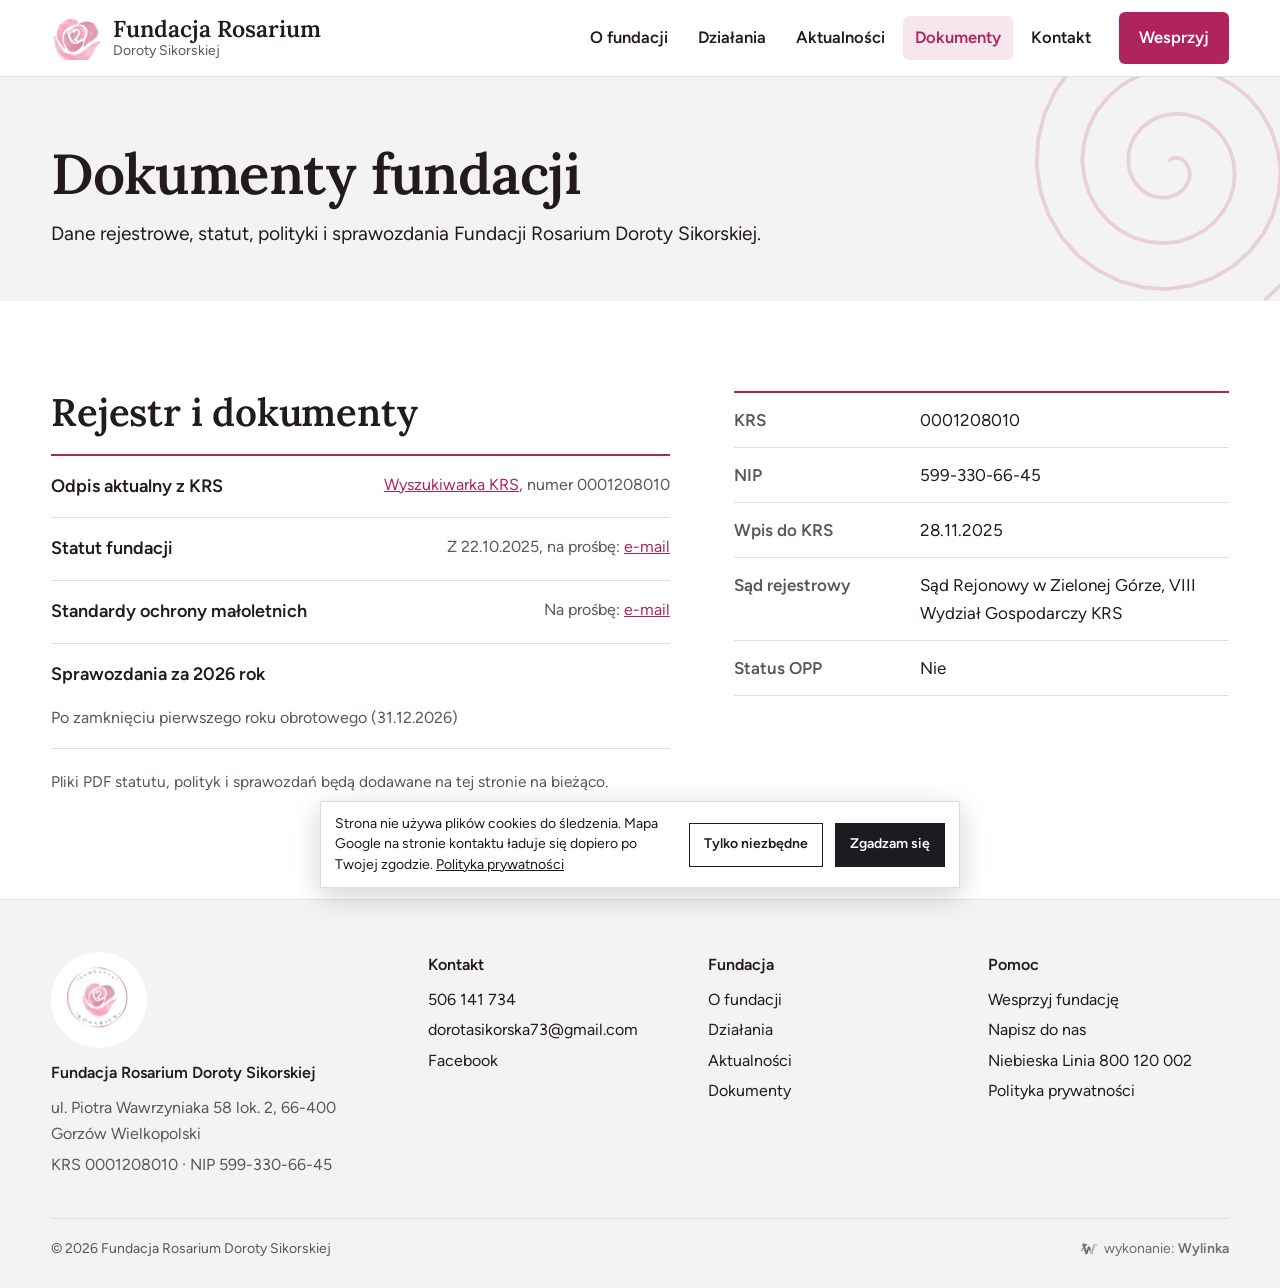
<file: dokumenty/index.html>
<!doctype html>
<html lang="pl"><head><meta charset="utf-8"><meta name="viewport" content="width=device-width,initial-scale=1">
<title>Dokumenty - KRS, statut i sprawozdania Fundacji Rosarium</title><meta name="description" content="Dane rejestrowe Fundacji Rosarium Doroty Sikorskiej: KRS 0001208010, NIP 599-330-66-45, statut, polityki i sprawozdania."><meta name="robots" content="noindex,nofollow">
<link rel="canonical" href="https://wylinka-podglad.pl/rosarium-koncepcja/dokumenty/">
<meta property="og:type" content="website"><meta property="og:locale" content="pl_PL"><meta property="og:site_name" content="Fundacja Rosarium Doroty Sikorskiej">
<meta property="og:title" content="Dokumenty - KRS, statut i sprawozdania Fundacji Rosarium"><meta property="og:description" content="Dane rejestrowe Fundacji Rosarium Doroty Sikorskiej: KRS 0001208010, NIP 599-330-66-45, statut, polityki i sprawozdania."><meta property="og:url" content="https://wylinka-podglad.pl/rosarium-koncepcja/dokumenty/"><meta property="og:image" content="https://wylinka-podglad.pl/rosarium-koncepcja/img/zespol-sofa-1200.webp">
<meta name="theme-color" content="#B0245E">
<link rel="icon" href="../favicon.svg" type="image/svg+xml"><link rel="icon" href="../favicon-48.png" sizes="48x48" type="image/png"><link rel="apple-touch-icon" href="../apple-touch-icon.png">
<link rel="preload" href="../fonts/lora-rdzen.woff2" as="font" type="font/woff2" crossorigin><link rel="preload" href="../fonts/f-400-rdzen.woff2" as="font" type="font/woff2" crossorigin>
<style>@font-face{font-family:"Lora";font-style:normal;font-weight:400 700;font-display:swap;src:url(../fonts/lora-rdzen.woff2) format("woff2");unicode-range:U+0020-007E,U+00A0,U+00A9,U+00AB,U+00B0,U+00B7,U+00BB,U+00D3,U+00D7,U+00F3,U+2013-2014,U+2018-2019,U+201C-201E,U+2022,U+2026,U+20AC}@font-face{font-family:"Lora";font-style:normal;font-weight:400 700;font-display:swap;src:url(../fonts/lora-pl.woff2) format("woff2");unicode-range:U+0104-0107,U+0118-0119,U+0141-0144,U+015A-015B,U+0179-017C}@font-face{font-family:"Figtree";font-style:normal;font-weight:400;font-display:swap;src:url(../fonts/f-400-rdzen.woff2) format("woff2");unicode-range:U+0020-007E,U+00A0,U+00A9,U+00AB,U+00B0,U+00B7,U+00BB,U+00D3,U+00D7,U+00F3,U+2013-2014,U+2018-2019,U+201C-201E,U+2022,U+2026,U+20AC}@font-face{font-family:"Figtree";font-style:normal;font-weight:400;font-display:swap;src:url(../fonts/f-400-pl.woff2) format("woff2");unicode-range:U+0104-0107,U+0118-0119,U+0141-0144,U+015A-015B,U+0179-017C}@font-face{font-family:"Figtree";font-style:normal;font-weight:600;font-display:swap;src:url(../fonts/f-600-rdzen.woff2) format("woff2");unicode-range:U+0020-007E,U+00A0,U+00A9,U+00AB,U+00B0,U+00B7,U+00BB,U+00D3,U+00D7,U+00F3,U+2013-2014,U+2018-2019,U+201C-201E,U+2022,U+2026,U+20AC}@font-face{font-family:"Figtree";font-style:normal;font-weight:600;font-display:swap;src:url(../fonts/f-600-pl.woff2) format("woff2");unicode-range:U+0104-0107,U+0118-0119,U+0141-0144,U+015A-015B,U+0179-017C}
:root{--rose:#B0245E;--rose2:#8C1849;--wine:#3A0E22;--ink:#221A1E;--mut:#5E5559;--bg2:#F3F2F4;--line:#E2DFE2;--hf:"Lora",Georgia,serif;--bf:"Figtree",system-ui,-apple-system,"Segoe UI",sans-serif;--gut:clamp(16px,4vw,56px);--max:1440px}
*,*::before,*::after{box-sizing:border-box}
html{-webkit-text-size-adjust:100%;scroll-padding-top:80px}
body{margin:0;background:#fff;color:var(--ink);font:400 18px/1.65 var(--bf)}
img,svg{display:block;max-width:100%}img{height:auto}
a{color:var(--rose)}a:hover{color:var(--rose2)}
h1,h2,h3{font-family:var(--hf);font-weight:600;line-height:1.14;margin:0 0 .5em;color:var(--ink)}
h1{font-size:clamp(34px,4.4vw,62px);letter-spacing:-.01em}
h2{font-size:clamp(29px,3vw,46px);letter-spacing:-.005em}
h3{font-size:clamp(21px,1.6vw,25px);line-height:1.25}
p{margin:0 0 1em}
.wrap{max-width:var(--max);margin:0 auto;padding:0 var(--gut)}
.btn,.btn-sm{display:inline-flex;align-items:center;justify-content:center;min-height:52px;padding:0 26px;background:var(--rose);color:#fff;font:600 17.5px/1.1 var(--bf);text-decoration:none;border:2px solid var(--rose);border-radius:6px;cursor:pointer;transition:background .15s,color .15s}
.btn:hover{background:var(--rose2);border-color:var(--rose2);color:#fff}
.btn.white{background:#fff;color:var(--rose);border-color:#fff}.btn.white:hover{background:var(--wine);border-color:var(--wine);color:#fff}
.btn.line{background:transparent;color:#fff;border-color:rgba(255,255,255,.85)}.btn.line:hover{background:#fff;color:var(--wine)}
.btn.out{background:transparent;color:var(--rose);border-color:var(--rose)}.btn.out:hover{background:var(--rose);color:#fff}
.btn-sm{min-height:44px;padding:0 16px;font-size:16px}
.btns{display:flex;flex-wrap:wrap;gap:12px}
.top{position:sticky;top:0;z-index:50;background:#fff;border-bottom:1px solid var(--line)}
.top-in{max-width:var(--max);margin:0 auto;padding:0 var(--gut);height:76px;display:flex;align-items:center;gap:24px}
.brand{display:flex;align-items:center;gap:10px;text-decoration:none;color:var(--ink);margin-right:auto}
.brand img{width:52px;height:auto;flex:none}
.brand span{display:flex;flex-direction:column;line-height:1}
.brand b{font:600 23px/1 var(--hf)}
.brand small{font-size:14px;color:var(--mut);margin-top:4px}
.menu{display:flex;align-items:center;gap:6px}
.menu a{color:var(--ink);text-decoration:none;font-weight:600;font-size:16.5px;padding:8px 12px;border-radius:6px}
.menu a:hover{color:var(--rose)}
.menu a[aria-current=page]{color:var(--rose);background:#F7E6EE}
.menu .menu-cta{background:var(--rose);color:#fff;margin-left:10px;padding:12px 20px}
.menu .menu-cta:hover,.menu .menu-cta[aria-current=page]{background:var(--rose2);color:#fff}
.burger{display:none;width:48px;height:48px;border:0;background:none;cursor:pointer;position:relative;margin-right:-10px}
.burger span,.burger span::before,.burger span::after{position:absolute;left:12px;width:24px;height:2px;background:var(--ink);content:"";transition:transform .2s}
.burger span{top:23px}.burger span::before{top:-8px;left:0}.burger span::after{top:8px;left:0}
.menu-open .burger span{background:transparent}.menu-open .burger span::before{transform:translateY(8px) rotate(45deg)}.menu-open .burger span::after{transform:translateY(-8px) rotate(-45deg)}
@media (max-width:1080px){
 .top-in{height:64px}.brand img{width:44px}.brand b{font-size:20px}.brand small{font-size:13px}
 .burger{display:block}
 .menu{display:none;position:fixed;top:64px;left:0;right:0;bottom:0;background:#fff;flex-direction:column;align-items:stretch;gap:0;padding:8px var(--gut) 24px;overflow:auto}
 .menu-open .menu{display:flex}
 .menu a{font:600 26px/1.2 var(--hf);padding:14px 4px;border-bottom:1px solid var(--line);border-radius:0}
 .menu a[aria-current=page]{background:none}
 .menu .menu-cta{margin:20px 0 0;text-align:center;padding:16px;border-radius:6px;font:600 20px/1.2 var(--bf)}
}
/* HERO: zdjecia na spad, tekst na zdjeciu w winnym przejsciu */
.hero{position:relative;color:#fff;background:var(--wine);overflow:hidden}
.hero .ph{display:grid;grid-template-columns:minmax(0,1.35fr) minmax(0,.75fr) minmax(0,1fr);height:min(calc(100svh - 76px),820px);min-height:580px}
.hero .ph a,.hero .ph img{width:100%;height:100%}
.hero .ph img{object-fit:cover}
.hero::after{content:"";position:absolute;inset:0;background:linear-gradient(90deg,rgba(58,14,34,.94) 0%,rgba(58,14,34,.86) 36%,rgba(58,14,34,.2) 52%,rgba(58,14,34,0) 60%);pointer-events:none}
.hero-txt{position:absolute;z-index:2;left:max(var(--gut),calc((100vw - var(--max))/2 + var(--gut)));top:50%;transform:translateY(-50%);width:min(640px,41%)}
.hero-txt h1{color:#fff;margin-bottom:20px}
.hero-txt p{font-size:clamp(18px,1.35vw,21px);line-height:1.6;margin:0 0 28px;color:#F6EAF0}
.hero-txt .sp{width:54px;height:54px;color:#F2A7C3;margin-bottom:22px}
.hero .m{display:none}
@media (max-width:900px){
 .hero{min-height:calc(100svh - 65px);display:flex;flex-direction:column;justify-content:flex-end}
 .hero .ph{display:none}
 .hero .m{display:block;position:absolute;inset:0}
 .hero .m img{width:100%;height:100%;object-fit:cover;object-position:50% 70%}
 .hero::after{background:linear-gradient(180deg,rgba(58,14,34,.15) 0%,rgba(58,14,34,.35) 30%,rgba(58,14,34,.9) 58%,rgba(58,14,34,.97) 100%)}
 .hero-txt{position:relative;left:auto;top:auto;transform:none;width:auto;padding:28px 16px 28px}
 .hero-txt h1{font-size:clamp(29px,7.9vw,38px);margin-bottom:12px}
 .hero-txt p{font-size:16.5px;margin-bottom:24px}
 .hero-txt .sp{width:40px;height:40px;margin-bottom:14px}
 .hero-txt .btn{flex:1 1 auto;padding:0 12px;font-size:16.5px}
}
.sec{padding:clamp(56px,7vw,112px) 0}
.sec.grey{background:var(--bg2)}
.lead{font-size:clamp(19px,1.5vw,22px);line-height:1.6;max-width:44em}
.small{font-size:15.5px;color:var(--mut)}
.idea{display:grid;grid-template-columns:minmax(0,1.5fr) minmax(0,1fr);gap:clamp(32px,6vw,120px);align-items:center}
.idea blockquote{margin:0;font:500 clamp(25px,2.5vw,38px)/1.35 var(--hf);color:var(--ink)}
.idea .src{margin-top:20px;color:var(--mut)}
.idea .rose{width:100%;max-width:420px;justify-self:center}
.ways{list-style:none;margin:0;padding:0;display:grid;grid-template-columns:repeat(3,minmax(0,1fr));gap:40px clamp(28px,3vw,56px)}
.ways li{position:relative;padding-left:58px}
.ways .sp{position:absolute;left:0;top:2px;width:40px;height:40px;color:var(--rose)}
.ways h3{margin-bottom:8px}
.ways p{margin:0;color:var(--mut);font-size:17px}
.head{display:grid;grid-template-columns:minmax(0,1fr) minmax(0,1fr);gap:20px 64px;align-items:end;margin-bottom:clamp(30px,3.4vw,52px)}
.head h2{margin:0}.head p{margin:0;color:var(--mut)}
.proj{display:grid;grid-template-columns:minmax(0,1fr) minmax(0,1fr);gap:clamp(32px,5vw,96px);align-items:center}
.proj .pics{display:grid;grid-template-columns:minmax(0,1fr) minmax(0,1fr);gap:12px}
.proj .pics img{width:100%;aspect-ratio:3/4;object-fit:cover;border-radius:6px}
.proj .dates{display:flex;flex-wrap:wrap;gap:8px 28px;margin:20px 0 0;padding:16px 0 0;border-top:1px solid var(--line);font-size:16px}
.proj .dates b{display:block;font:600 22px/1.2 var(--hf);color:var(--rose)}
.wine{background:var(--wine);color:#F2E4EA;position:relative;overflow:hidden}
.wine h2,.wine h3{color:#fff}
.wine a{color:#fff}
.wine .sp-big{position:absolute;right:-6vw;top:50%;width:min(52vw,720px);transform:translateY(-50%);color:#F2A7C3;opacity:.22}
.help{position:relative;display:grid;grid-template-columns:repeat(3,minmax(0,1fr));gap:24px;margin-top:36px}
.help div{border-top:2px solid #F2A7C3;padding-top:16px}
.help b{display:block;font-weight:600;color:#F2C7D7;font-size:16px;margin-bottom:6px}
.help a{font:600 clamp(30px,3vw,44px)/1.1 var(--hf);text-decoration:none}
.help span{display:block;font-size:16px;margin-top:6px;color:#E6D3DB}
.cards{display:grid;grid-template-columns:repeat(3,minmax(0,1fr));gap:clamp(20px,2.4vw,40px)}
.card .ph{aspect-ratio:4/3;overflow:hidden;border-radius:6px;background:#E7E4E7;margin-bottom:16px}
.card .ph img{width:100%;height:100%;object-fit:cover}
.card time{display:block;color:var(--rose);font-weight:600;font-size:15.5px;margin-bottom:6px}
.card p{margin:0;color:var(--mut);font-size:17px}
@media (max-width:900px){.cards.strip{display:flex;overflow-x:auto;scroll-snap-type:x mandatory;gap:16px;padding-bottom:8px}.cards.strip>*{flex:0 0 82%;scroll-snap-align:start}}
.band{background:var(--rose);color:#fff;padding:clamp(52px,6vw,96px) 0;position:relative;overflow:hidden}
.band .in{display:grid;grid-template-columns:minmax(0,1.4fr) auto;gap:24px 64px;align-items:center;position:relative}
.band h2{color:#fff;margin-bottom:12px}.band p{margin:0;font-size:clamp(18px,1.4vw,21px);max-width:40em}
.band .sp-big{position:absolute;left:-8vw;top:-40%;width:min(46vw,620px);color:#fff;opacity:.13}
.phead{padding:clamp(40px,5vw,84px) 0 clamp(32px,4vw,56px);background:var(--bg2);position:relative;overflow:hidden}
.phead .wrap{position:relative}
.phead h1{max-width:19em;margin-bottom:14px}.phead .lead{margin:0;color:var(--ink)}
.phead .sp-big{position:absolute;right:-60px;top:-80px;width:340px;color:var(--rose);opacity:.16}
.cols{display:grid;grid-template-columns:minmax(0,1.25fr) minmax(0,1fr);gap:clamp(32px,5vw,96px);align-items:start}
.prose{max-width:46em}
.prose h2{font-size:clamp(26px,2.5vw,38px);margin-top:1.3em}.prose h2:first-child{margin-top:0}
.prose ul{padding-left:1.2em}.prose li{margin-bottom:.45em}
.facts{list-style:none;margin:0;padding:0;border-top:2px solid var(--rose)}
.facts li{display:grid;grid-template-columns:minmax(0,10em) minmax(0,1fr);gap:16px;padding:13px 0;border-bottom:1px solid var(--line);font-size:17px}
.facts b{font-weight:600;color:var(--mut)}
.list{list-style:none;margin:0;padding:0;border-top:2px solid var(--rose)}
.list li{display:grid;grid-template-columns:minmax(0,9em) minmax(0,1fr) minmax(0,170px);gap:24px;padding:22px 0;border-bottom:1px solid var(--line);align-items:start}
.list time{font-weight:600;color:var(--rose)}
.list h3{margin-bottom:6px}.list p{margin:0;color:var(--mut);font-size:17px}
.list img{width:170px;aspect-ratio:4/3;object-fit:cover;border-radius:6px}
.acct{background:var(--bg2);border-radius:8px;border-left:5px solid var(--rose);padding:clamp(22px,3vw,36px)}
.acct dl{margin:0;display:grid;grid-template-columns:minmax(0,9em) minmax(0,1fr);gap:10px 18px;font-size:17px}
.acct dt{color:var(--mut);font-weight:600}.acct dd{margin:0}
.helpbox{background:var(--wine);color:#F2E4EA;border-radius:8px;padding:clamp(22px,3vw,32px)}
.helpbox h2,.helpbox h3{color:#fff}.helpbox a{color:#fff;font-weight:600}
.form{display:grid;gap:16px}
.f-2{display:grid;grid-template-columns:minmax(0,1fr) minmax(0,1fr);gap:16px}
.f-row label{display:block;font-weight:600;font-size:16px;margin-bottom:6px}
.f-row input,.f-row select,.f-row textarea{width:100%;font:inherit;font-size:17px;padding:12px 14px;border:1.5px solid #A79DA2;background:#fff;color:var(--ink);border-radius:6px}
.f-row input:focus,.f-row select:focus,.f-row textarea:focus{outline:3px solid rgba(176,36,94,.22);border-color:var(--rose)}
.f-check{display:flex;gap:12px;align-items:flex-start;font-size:15.5px;color:var(--mut)}
.f-check input{width:22px;height:22px;margin-top:2px;accent-color:var(--rose);flex:none}
.f-status{margin:0;font-weight:600;min-height:1.6em}.f-status.ok{color:#17663A}.f-status.err{color:var(--rose2)}
.form .btn{justify-self:start}
.map{border-radius:8px}
.docs{list-style:none;margin:0;padding:0;border-top:2px solid var(--rose)}
.docs li{display:flex;justify-content:space-between;gap:16px;flex-wrap:wrap;padding:16px 0;border-bottom:1px solid var(--line)}
.docs b{font-weight:600}.docs span{color:var(--mut);font-size:16px}
.gal{display:grid;grid-template-columns:repeat(4,minmax(0,1fr));gap:10px}
.gal img{width:100%;aspect-ratio:1/1;object-fit:cover;border-radius:6px}
@media (max-width:900px){
 .idea,.proj,.head,.cols,.band .in{grid-template-columns:minmax(0,1fr)}
 .idea .rose{max-width:240px;justify-self:start;order:-1}
 .ways{grid-template-columns:minmax(0,1fr);gap:28px}
 .help{grid-template-columns:minmax(0,1fr)}
 .cards{grid-template-columns:minmax(0,1fr)}
 .list li{grid-template-columns:minmax(0,1fr);gap:6px}.list img{width:100%;max-width:420px}
 .facts li,.acct dl{grid-template-columns:minmax(0,1fr);gap:2px}.acct dd{margin-bottom:8px}
 .f-2{grid-template-columns:minmax(0,1fr)}
 .gal{grid-template-columns:repeat(2,minmax(0,1fr))}
}
@media (min-width:901px) and (max-width:1200px){.ways{grid-template-columns:repeat(2,minmax(0,1fr))}}
@media (min-width:1900px){:root{--max:1760px}body{font-size:19px}.hero .ph{height:min(calc(100svh - 76px),960px)}}
.foot{background:var(--bg2);color:var(--mut);font-size:16px;padding:52px 0 28px;border-top:1px solid var(--line)}
.foot .in{display:grid;grid-template-columns:minmax(0,1.4fr) repeat(3,minmax(0,1fr));gap:28px 40px}
.foot strong{display:block;color:var(--ink);font-weight:600;margin-bottom:8px}
.foot p{margin:0 0 4px}
.foot a{color:var(--ink);text-decoration:none;overflow-wrap:anywhere}.foot a:hover{color:var(--rose)}
.foot .logo-f{width:96px;height:96px;border-radius:50%;margin-bottom:12px}
.foot .bottom{display:flex;flex-wrap:wrap;justify-content:space-between;gap:10px 24px;align-items:center;margin-top:36px;padding-top:18px;border-top:1px solid var(--line);font-size:14px}
.foot .bottom .wylinka-badge{font-size:1em;white-space:nowrap;color:var(--mut)}
@media (max-width:900px){.foot .in{grid-template-columns:minmax(0,1fr) minmax(0,1fr)}.foot .in>div:first-child{grid-column:1/-1}}

.lbox{position:fixed;inset:0;z-index:100;background:rgba(10,10,12,.94);display:none;align-items:center;justify-content:center;flex-direction:column;padding:56px 12px 24px}
.lbox.on{display:flex}
.lbox img{max-width:min(100%,1100px);max-height:calc(100vh - 140px);width:auto;height:auto;object-fit:contain}
.lbox p{color:#e9e9ee;font-size:15px;margin:12px 0 0;text-align:center;max-width:60ch}
.lbox button{position:absolute;background:none;border:0;color:#fff;font-size:44px;line-height:1;cursor:pointer;width:56px;height:56px}
.lb-x{top:6px;right:6px}.lb-p{left:4px;top:50%;margin-top:-28px}.lb-n{right:4px;top:50%;margin-top:-28px}
a.lb{display:block;cursor:zoom-in}
.cookies{position:fixed;left:12px;right:12px;bottom:12px;z-index:90;max-width:640px;margin:0 auto;background:#fff;color:#1b1c20;border:1px solid #d9dbe0;box-shadow:0 8px 30px rgba(0,0,0,.18);padding:12px 14px;display:flex;flex-wrap:wrap;gap:8px 12px;align-items:center;font-size:14px;line-height:1.45}
.cookies[hidden]{display:none}
.cookies p{margin:0;flex:1 1 280px}
.cookies a{color:inherit}
.cookies button{font:inherit;font-weight:600;padding:10px 14px;min-height:44px;border:1px solid #1b1c20;background:#fff;color:#1b1c20;cursor:pointer}
.cookies button.yes{background:#1b1c20;color:#fff}
.map{position:relative;aspect-ratio:16/10;background:#e7e8ec;overflow:hidden}
.map iframe{position:absolute;inset:0;width:100%;height:100%;border:0}
.map .nomap{position:absolute;inset:0;display:flex;flex-direction:column;align-items:center;justify-content:center;text-align:center;padding:20px;gap:10px;font-size:15px}
.hp{position:absolute!important;left:-9999px!important;width:1px;height:1px;overflow:hidden}
.skip{position:absolute;left:-9999px;top:0}.skip:focus{left:12px;top:12px;z-index:200;background:#fff;color:#000;padding:10px 14px}
.wylinka-badge{display:inline-flex;align-items:center;gap:.4em;color:inherit;text-decoration:none;font-size:.875em;line-height:1;opacity:.85}
.wylinka-badge:hover,.wylinka-badge:focus-visible{opacity:1}
.wylinka-badge:focus-visible{outline:2px solid currentColor;outline-offset:3px;border-radius:2px}
.wylinka-badge svg{width:18px;height:18px;flex:none;overflow:visible}
.wylinka-badge b{font-weight:600}
.wylinka-badge .wy-old{opacity:.45;transform-origin:40px 30px;transition:transform .32s cubic-bezier(.3,.7,.4,1),opacity .32s ease-out}
.wylinka-badge .wy-pod{opacity:0;transition:opacity .2s ease-out .08s}
.wylinka-badge:hover .wy-old,.wylinka-badge:focus-visible .wy-old{transform:translate(9px,7px) rotate(9deg);opacity:0}
.wylinka-badge:hover .wy-pod,.wylinka-badge:focus-visible .wy-pod{opacity:1}
@media (prefers-reduced-motion:reduce){.wylinka-badge .wy-old,.wylinka-badge .wy-pod{transition:none}.wylinka-badge:hover .wy-old,.wylinka-badge:focus-visible .wy-old{transform:none;opacity:.45}.wylinka-badge:hover .wy-pod,.wylinka-badge:focus-visible .wy-pod{opacity:0}}</style><script type="application/ld+json">{"@context":"https://schema.org","@type":"NGO","@id":"https://wylinka-podglad.pl/rosarium-koncepcja/#fundacja","name":"Fundacja Rosarium Doroty Sikorskiej","alternateName":"Fundacja Rosarium","url":"https://wylinka-podglad.pl/rosarium-koncepcja/","logo":"https://wylinka-podglad.pl/rosarium-koncepcja/logo.png","image":"https://wylinka-podglad.pl/rosarium-koncepcja/img/zespol-sofa-1200.webp","description":"Fundacja z Gorzowa Wielkopolskiego wspierająca osoby i rodziny wykluczone społecznie i zagrożone wykluczeniem: praca środowiskowa, diagnozy społeczne, konsultacje, grupy samopomocowe, pomoc osobom doznającym przemocy.","foundingDate":"2025","founder":{"@type":"Person","name":"Dorota Sikorska"},"address":{"@type":"PostalAddress","streetAddress":"ul. Piotra Wawrzyniaka 58 lok. 2","postalCode":"66-400","addressLocality":"Gorzów Wielkopolski","addressCountry":"PL"},"telephone":"+48506141734","email":"dorotasikorska73@gmail.com","taxID":"5993306645","sameAs":["https://www.facebook.com/profile.php?id=61591479943344"],"identifier":[{"@type":"PropertyValue","propertyID":"KRS","value":"0001208010"},{"@type":"PropertyValue","propertyID":"NIP","value":"5993306645"}],"areaServed":"Gorzów Wielkopolski"}</script><script type="application/ld+json">{"@context":"https://schema.org","@type":"BreadcrumbList","itemListElement":[{"@type":"ListItem","position":1,"name":"Strona główna","item":"https://wylinka-podglad.pl/rosarium-koncepcja/"},{"@type":"ListItem","position":2,"name":"Dokumenty","item":"https://wylinka-podglad.pl/rosarium-koncepcja/dokumenty/"}]}</script>
</head><body class="">
<a class="skip" href="#tresc">Przejdź do treści</a>
<header class="top"><div class="top-in">
<a class="brand" href="../"><img src="../img/roza-96.webp" srcset="../img/roza-96.webp 96w, ../img/roza-200.webp 200w" sizes="52px" width="52" height="43" alt=""><span><b>Fundacja Rosarium</b><small>Doroty Sikorskiej</small></span></a>
<nav id="menu" class="menu" aria-label="Menu główne"><a href="../o-fundacji/">O fundacji</a><a href="../dzialania/">Działania</a><a href="../aktualnosci/">Aktualności</a><a href="../dokumenty/" aria-current="page">Dokumenty</a><a href="../kontakt/">Kontakt</a><a class="menu-cta" href="../wesprzyj/">Wesprzyj</a></nav>
<button class="burger" type="button" aria-expanded="false" aria-controls="menu" aria-label="Menu"><span></span></button>
</div></header>
<main id="tresc"><svg width="0" height="0" style="position:absolute" aria-hidden="true"><symbol id="sp" viewBox="0 0 100 100"><path d="M50.0 48.0 L50.6 47.5 L51.4 47.2 L52.4 47.2 L53.4 47.4 L54.5 48.1 L55.3 49.1 L56.0 50.4 L56.3 51.9 L56.2 53.6 L55.6 55.3 L54.5 57.0 L53.0 58.3 L51.0 59.4 L48.7 59.9 L46.3 59.9 L43.8 59.2 L41.4 57.9 L39.3 56.0 L37.6 53.5 L36.6 50.6 L36.2 47.4 L36.7 44.0 L38.0 40.8 L40.1 37.8 L42.9 35.3 L46.4 33.5 L50.3 32.6 L54.5 32.6 L58.7 33.6 L62.6 35.6 L66.1 38.6 L68.8 42.4 L70.6 46.8 L71.4 51.7 L70.9 56.8 L69.3 61.8 L66.4 66.3 L62.5 70.1 L57.7 73.0 L52.2 74.8 L46.4 75.2 L40.4 74.2 L34.8 71.8 L29.7 68.0 L25.6 63.1 L22.7 57.3 L21.2 50.8 L21.2 44.0 L22.9 37.2 L26.1 30.9 L30.8 25.5 L36.8 21.2 L43.7 18.3 L51.2 17.2 L58.9 17.8 L66.4 20.2 L73.2 24.4 L79.0 30.1 L83.3 37.2 L86.0 45.1 L86.7 53.6 L85.4 62.2 L82.1 70.4 L76.9 77.6 L70.1 83.6 L61.9 87.9 L52.9 90.2 L43.4 90.3 L34.1 88.2 L25.3 84.0" fill="none" stroke="currentColor" stroke-width="7" stroke-linecap="round"/></symbol><symbol id="spb" viewBox="0 0 100 100"><path d="M50.0 48.0 L50.5 47.6 L51.1 47.4 L51.8 47.3 L52.6 47.4 L53.4 47.7 L54.1 48.2 L54.8 49.0 L55.3 49.9 L55.7 51.0 L55.8 52.2 L55.6 53.5 L55.1 54.8 L54.3 56.1 L53.2 57.2 L51.9 58.1 L50.3 58.7 L48.5 59.0 L46.7 58.9 L44.8 58.5 L43.0 57.6 L41.3 56.4 L39.9 54.8 L38.7 52.8 L38.0 50.6 L37.7 48.2 L37.9 45.7 L38.5 43.3 L39.7 40.9 L41.4 38.8 L43.6 36.9 L46.1 35.5 L48.9 34.7 L52.0 34.3 L55.1 34.6 L58.2 35.5 L61.1 37.0 L63.7 39.2 L65.9 41.8 L67.6 44.9 L68.7 48.4 L69.0 52.1 L68.7 55.8 L67.6 59.5 L65.7 63.0 L63.2 66.1 L60.0 68.7 L56.3 70.7 L52.3 72.0 L47.9 72.4 L43.5 72.0 L39.2 70.7 L35.2 68.6 L31.6 65.6 L28.5 62.0 L26.2 57.7 L24.8 53.0 L24.2 48.1 L24.7 43.0 L26.1 38.1 L28.5 33.5 L31.9 29.3 L36.0 25.8 L40.8 23.2 L46.1 21.5 L51.7 20.9 L57.4 21.3 L62.9 22.9 L68.2 25.6 L72.9 29.3 L76.8 33.9 L79.8 39.2 L81.7 45.1 L82.5 51.3 L82.0 57.6 L80.3 63.9 L77.4 69.7 L73.4 74.9 L68.4 79.3 L62.5 82.7 L56.0 84.9 L49.2 85.9 L42.2 85.4 L35.3 83.6 L28.9 80.5 L23.1 76.2 L18.2 70.7 L14.4 64.3 L11.9 57.3 L10.8 49.8 L11.2 42.1 L13.0 34.6 L16.3 27.5 L21.0 21.2 L26.9 15.8 L33.8 11.6 L41.4 8.7 L49.5 7.4 L57.8 7.7 L66.0 9.6 L73.7 13.1 L80.6 18.1 L86.6 24.4 L91.2 31.7 L94.4 39.9 L95.9 48.7 L95.7 57.6 L93.8 66.5 L90.1 74.8 L84.9 82.4 L78.2 88.8" fill="none" stroke="currentColor" stroke-width="1.1" stroke-linecap="round"/></symbol></svg><section class="phead"><svg class="sp-big" viewBox="0 0 100 100" aria-hidden="true"><use href="#spb"/></svg><div class="wrap"><h1>Dokumenty fundacji</h1><p class="lead">Dane rejestrowe, statut, polityki i sprawozdania Fundacji Rosarium Doroty Sikorskiej.</p></div></section>
<section class="sec"><div class="wrap cols">
<div><h2>Rejestr i dokumenty</h2>
<ul class="docs">
<li><b>Odpis aktualny z KRS</b><span><a href="https://wyszukiwarka-krs.ms.gov.pl/" rel="noopener">Wyszukiwarka KRS</a>, numer 0001208010</span></li>
<li><b>Statut fundacji</b><span>Z 22.10.2025, na prośbę: <a href="mailto:dorotasikorska73@gmail.com">e-mail</a></span></li>
<li><b>Standardy ochrony małoletnich</b><span>Na prośbę: <a href="mailto:dorotasikorska73@gmail.com">e-mail</a></span></li>
<li><b>Sprawozdania za 2026 rok</b><span>Po zamknięciu pierwszego roku obrotowego (31.12.2026)</span></li>
</ul>
<p class="small" style="margin-top:20px">Pliki PDF statutu, polityk i sprawozdań będą dodawane na tej stronie na bieżąco.</p></div>
<aside><ul class="facts"><li><b>KRS</b><span>0001208010</span></li><li><b>NIP</b><span>599-330-66-45</span></li><li><b>Wpis do KRS</b><span>28.11.2025</span></li><li><b>Sąd rejestrowy</b><span>Sąd Rejonowy w Zielonej Górze, VIII Wydział Gospodarczy KRS</span></li><li><b>Status OPP</b><span>Nie</span></li></ul></aside>
</div></section></main>
<footer class="foot"><div class="wrap">
<div class="in">
<div><img src="../img/logo-400.webp" srcset="../img/logo-200.webp 200w, ../img/logo-400.webp 400w, ../img/logo-800.webp 800w" sizes="96px" width="800" height="800" alt="Logo Fundacji Rosarium" class="logo-f" loading="lazy" decoding="async"><strong>Fundacja Rosarium Doroty Sikorskiej</strong><p>ul. Piotra Wawrzyniaka 58 lok. 2, 66-400 Gorzów Wielkopolski</p><p>KRS 0001208010 · NIP 599-330-66-45</p></div>
<div><strong>Kontakt</strong><p><a href="tel:+48506141734">506 141 734</a></p><p><a href="mailto:dorotasikorska73@gmail.com">dorotasikorska73@gmail.com</a></p><p><a href="https://www.facebook.com/profile.php?id=61591479943344" rel="noopener">Facebook</a></p></div>
<div><strong>Fundacja</strong><p><a href="../o-fundacji/">O fundacji</a></p><p><a href="../dzialania/">Działania</a></p><p><a href="../aktualnosci/">Aktualności</a></p><p><a href="../dokumenty/">Dokumenty</a></p></div>
<div><strong>Pomoc</strong><p><a href="../wesprzyj/">Wesprzyj fundację</a></p><p><a href="../kontakt/">Napisz do nas</a></p><p><a href="tel:800120002">Niebieska Linia 800 120 002</a></p><p><a href="../polityka-prywatnosci/">Polityka prywatności</a></p></div>
</div>
<div class="bottom"><span>© 2026 Fundacja Rosarium Doroty Sikorskiej</span><a class="wylinka-badge" href="https://wylinka.pl/?utm_source=fundacjarosarium.pl&amp;utm_medium=stopka&amp;utm_campaign=wykonanie" rel="noopener" title="Strona wykonana przez Wylinka"><svg viewBox="0 0 64 64" aria-hidden="true" focusable="false" fill="currentColor"><path d="M9.8 22.8l-1.2-7.9 2.2-3.7 15.5 4.6-.5 1.5-7.2 5.5 4.7 15.6 5-15.6 7 0 4.1 12.7-4.2-.9-2.6 1.8-.8-2.2-5.3 15.6-4.3 0 .4 .2-2.1 2.8-1.3-1.1 1.1-1.4-3.1 .2-.1-1.7 2.2-.1-5.7-16.5-4.8 .6-.8 3.1 0 .5-.3 .5 .8 2.2-1.6 .5-.4-1.3-.8 1.6-1.5-.8 .8-1.6-1.4 .6-.6-1.6 2.3-.8 .2-.4 1.3-4.8 5.9-.8-2.4-6.9zM15.2 13.7l-.1-.4-.4 .8-.1 .8 .1 1 .1 .4 .3 .7 .3-.9 .1-.7 0-.8z"/><path class="wy-pod" d="M37.1 49.8l-4.5-13.3 2.6-1.8 4.2 .9 .9 2.8 3-9.7 0-.5 .1-.8 3.2-8.4 .5-1 .6-1 .9-1.1 1.3-1 1.1-.7 1.4-.5 1.4-.3 .7 0 .9 0 1.2 .3 1.4 .6 .8 .5 .7 .7 .6 .7 .5 .9 .3 .9 .1 .9 0 .8-.2 .9-.5 .9-.5 .6-.7 .5-.7 .3-.1-.1 0-.1 .5-.5 .3-.7 .2-.5 0-.6-.1-.6-.3-.7-.4-.5-.4-.4-.5-.3-.6-.3-.7 0-.7 .1-.6 .1-.5 .4-.5 .5-.3 .5-.2 .7-.1 1.5-1.4 5.1-.8 3.3-.3 .7-.5 .7-6 17.5 1.9 .1-.1 1.7-3.1-.2 1.1 1.4-1.3 1.1-2.1-2.8 .4-.2z"/><path class="wy-old" d="M40.8 50l.4-.2-4.1 0-4.2-12.5 2.5-1.7 4.3 .9 .6 1.9 .6-1.6 0-.3 2.4-7.8 0-.5 .1-.8 3.2-8.4 .4-.8 .6-.9 .9-1.2 .9-.9 1.3-.8 1.4-.6 1.2-.3 1.4-.1 1.3 .1 .6 .2 .8 .3 1.1 .6 .9 .7 .7 .9 .5 .9 .3 .9 .1 1.1-.1 .9-.3 .9-.4 .7-.6 .7-.6 .4-.6 .2-.1-.1 0-.1 .5-.5 .3-.7 .2-.5 0-.5-.1-.6-.2-.6-.3-.5-.4-.5-.5-.3-.6-.3-.7-.1-.6 0-.6 .1-.6 .3-.6 .5-.3 .4-.2 .5-.1 .5-.1 1.5-1.4 5.1-.8 3.3-.3 .7-.5 .7-6 17.5 1.9 .1-.1 1.7-3.1-.2 1.1 1.4-1.3 1.1zM49.6 17.1l.6 1.7-1.5 1.9 .4 .4 1.8-2.1-.7-2.1zM48.1 28.3l.5 1.8-1.7 1.8 .4 .4 1.9-2-.6-2.2zM37.9 41.7l1.7-1.5-.4-.4-1.7 1.4zM42.6 38.7l-1.5 2.8 1.1 2-1.3 2.6 .5 .2 1.5-2.8-1.1-2 1.4-2.5z"/></svg><span>wykonanie: <b>Wylinka</b></span></a></div>
</div></footer>
<div class="cookies" id="cookies" hidden><p>Strona nie używa plików cookies do śledzenia. Mapa Google na stronie kontaktu ładuje się dopiero po Twojej zgodzie. <a href="../polityka-prywatnosci/">Polityka prywatności</a></p><button type="button" data-zgoda="nie">Tylko niezbędne</button><button type="button" class="yes" data-zgoda="tak">Zgadzam się</button></div><script>try{if(!localStorage.getItem('zgoda'))document.getElementById('cookies').hidden=false}catch(e){document.getElementById('cookies').hidden=false}</script>
<script defer src="../app.js"></script>
</body></html>
</file>
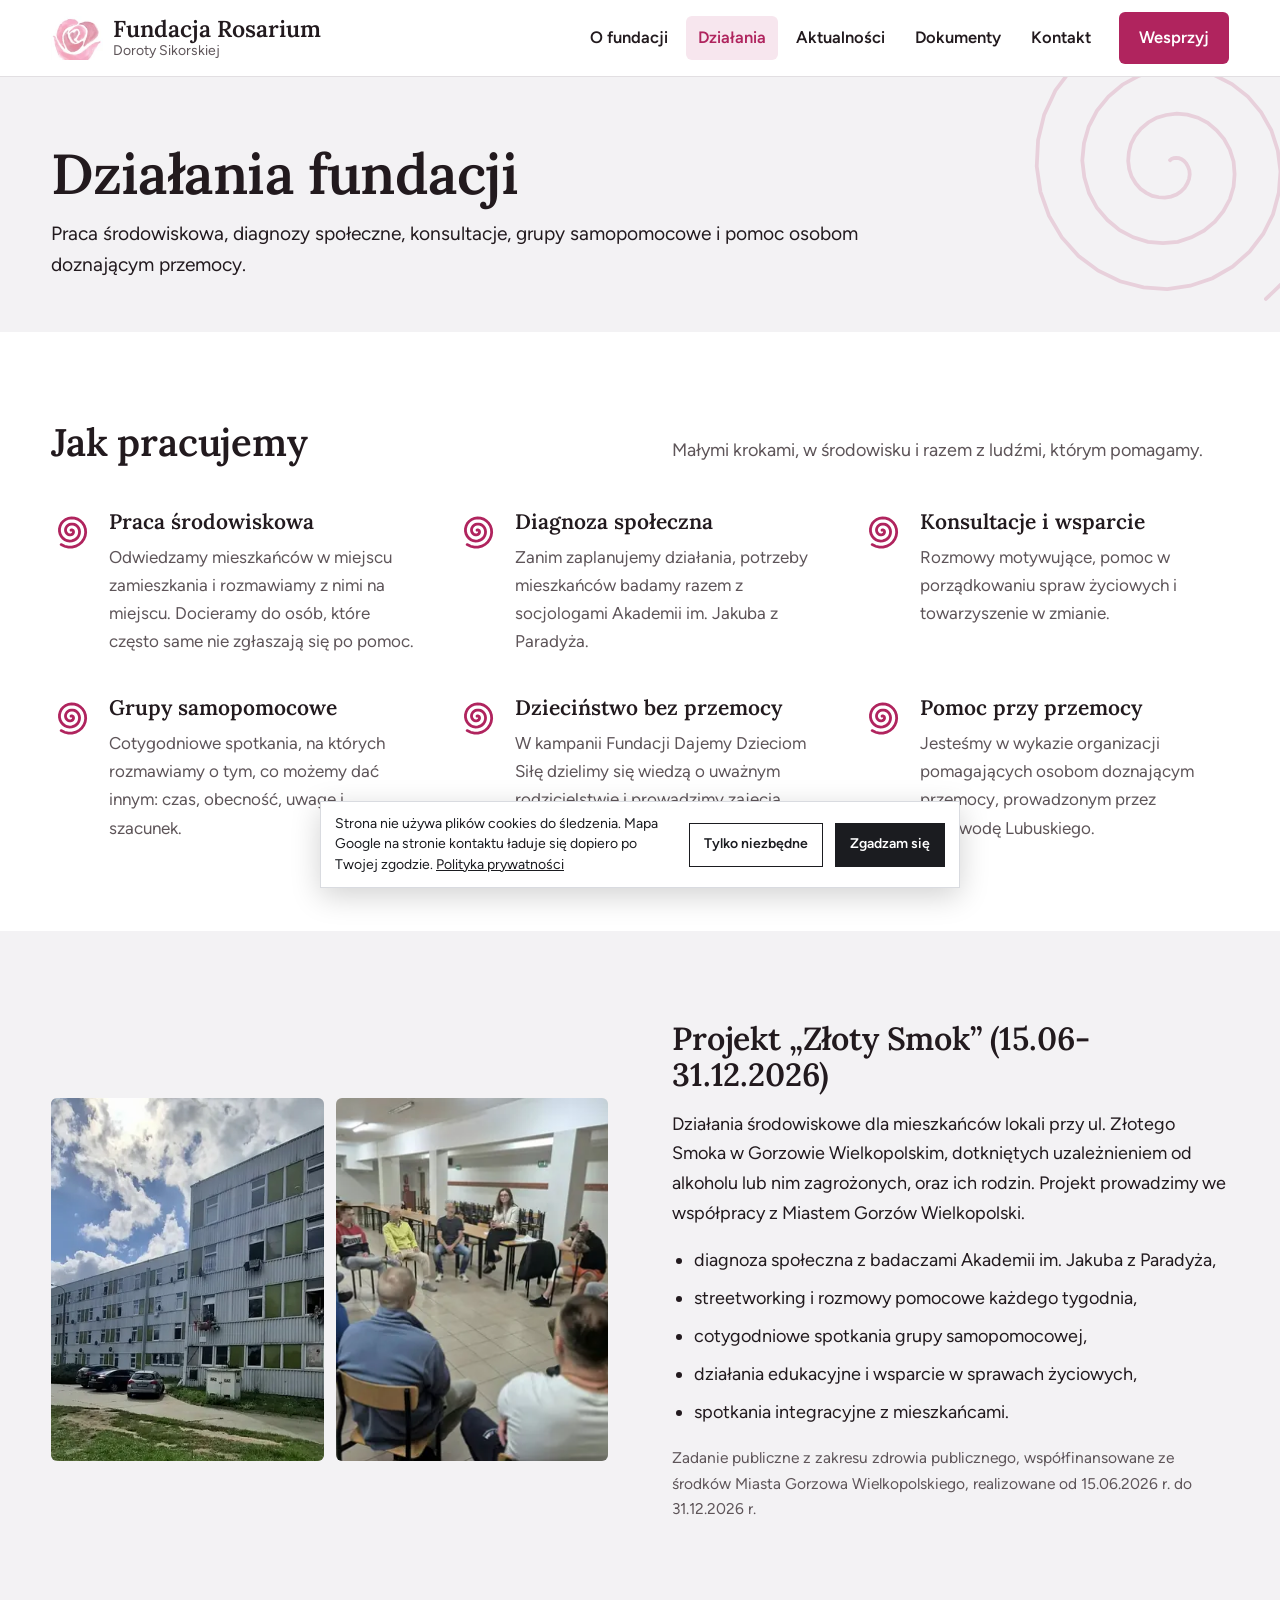
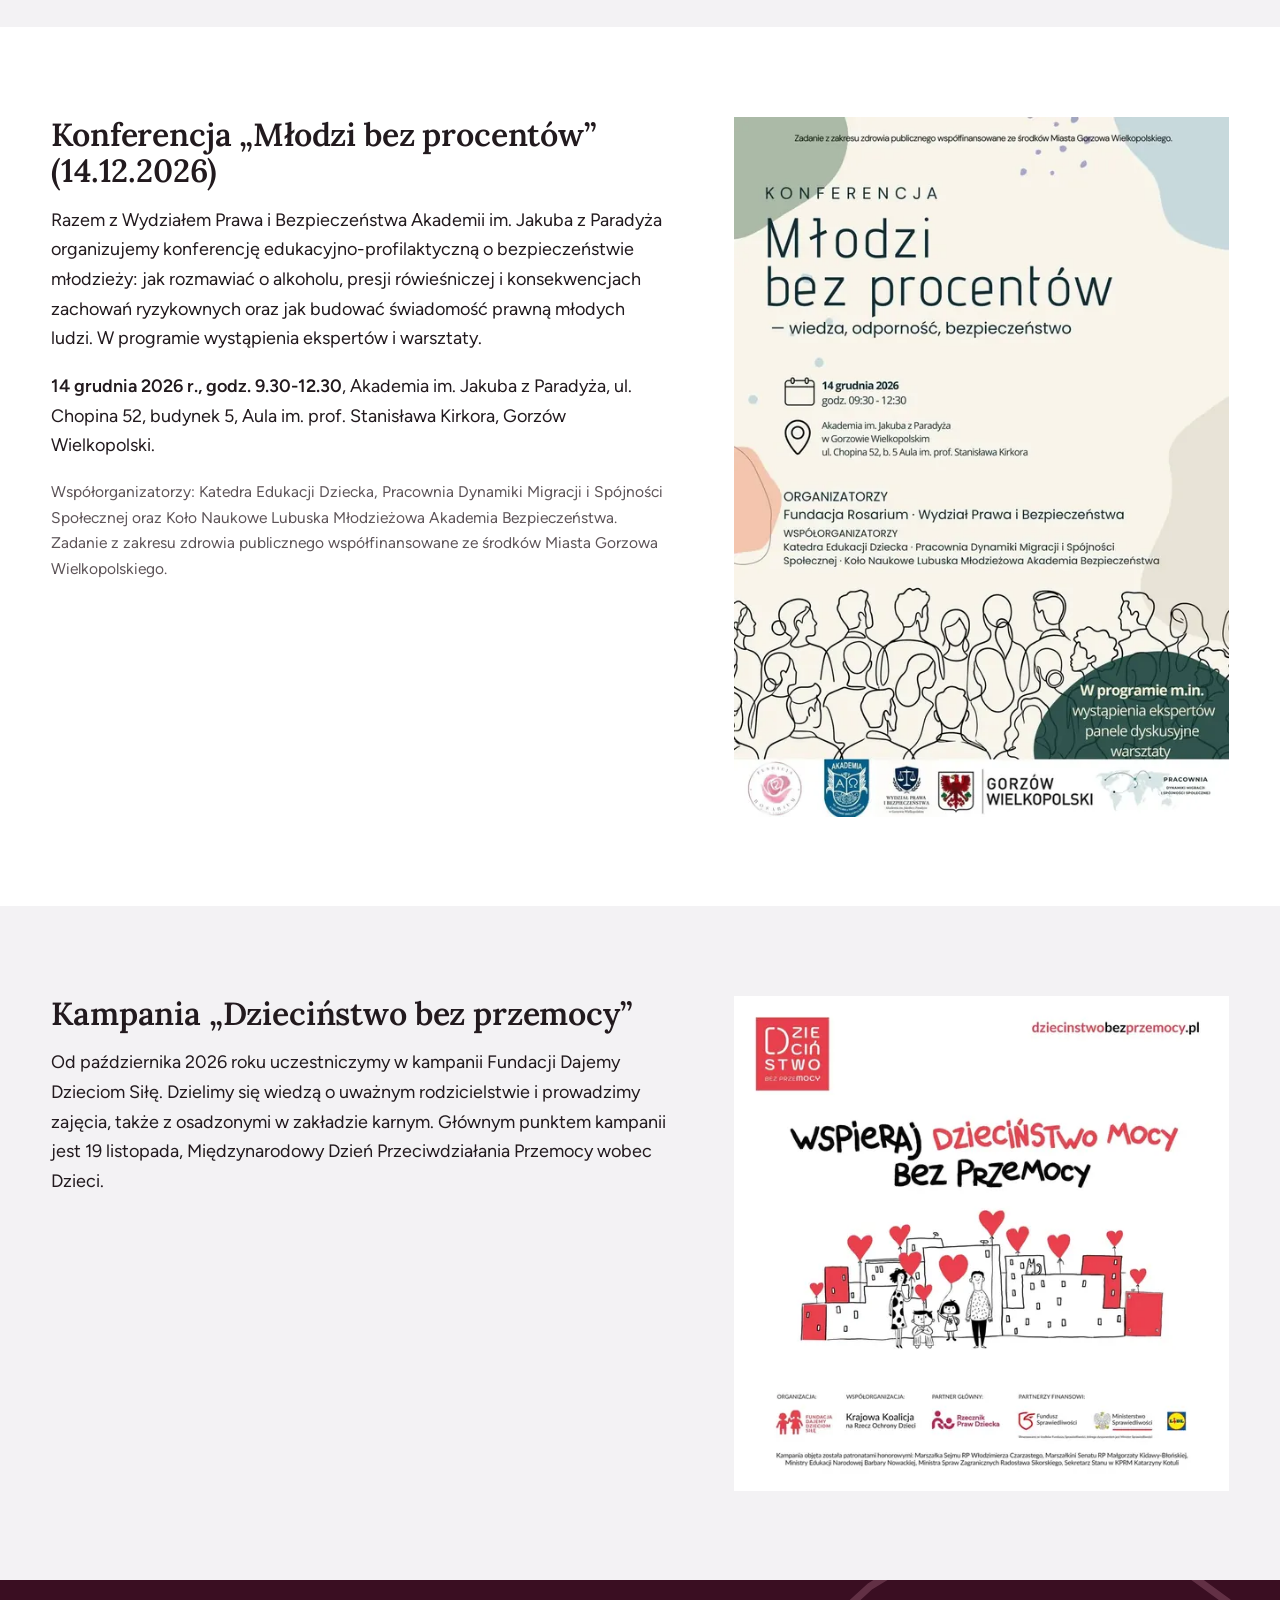
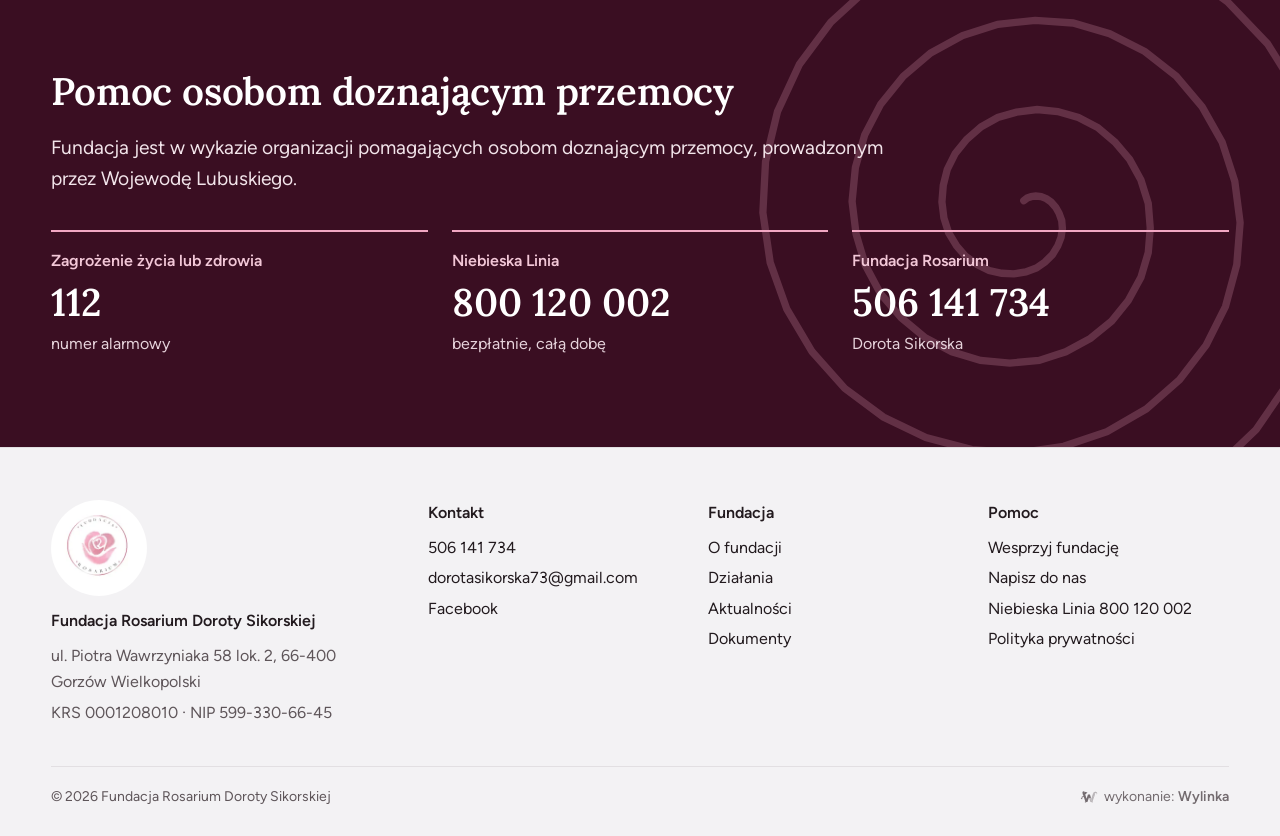
<file: dzialania/index.html>
<!doctype html>
<html lang="pl"><head><meta charset="utf-8"><meta name="viewport" content="width=device-width,initial-scale=1">
<title>Działania - praca środowiskowa, projekt Złoty Smok, pomoc przy przemocy</title><meta name="description" content="Praca środowiskowa, diagnoza społeczna z Akademią im. Jakuba z Paradyża, grupy samopomocowe, kampania Dzieciństwo bez przemocy i projekt Złoty Smok."><meta name="robots" content="noindex,nofollow">
<link rel="canonical" href="https://wylinka-podglad.pl/rosarium-koncepcja/dzialania/">
<meta property="og:type" content="website"><meta property="og:locale" content="pl_PL"><meta property="og:site_name" content="Fundacja Rosarium Doroty Sikorskiej">
<meta property="og:title" content="Działania - praca środowiskowa, projekt Złoty Smok, pomoc przy przemocy"><meta property="og:description" content="Praca środowiskowa, diagnoza społeczna z Akademią im. Jakuba z Paradyża, grupy samopomocowe, kampania Dzieciństwo bez przemocy i projekt Złoty Smok."><meta property="og:url" content="https://wylinka-podglad.pl/rosarium-koncepcja/dzialania/"><meta property="og:image" content="https://wylinka-podglad.pl/rosarium-koncepcja/img/zespol-sofa-1200.webp">
<meta name="theme-color" content="#B0245E">
<link rel="icon" href="../favicon.svg" type="image/svg+xml"><link rel="icon" href="../favicon-48.png" sizes="48x48" type="image/png"><link rel="apple-touch-icon" href="../apple-touch-icon.png">
<link rel="preload" href="../fonts/lora-rdzen.woff2" as="font" type="font/woff2" crossorigin><link rel="preload" href="../fonts/f-400-rdzen.woff2" as="font" type="font/woff2" crossorigin>
<style>@font-face{font-family:"Lora";font-style:normal;font-weight:400 700;font-display:swap;src:url(../fonts/lora-rdzen.woff2) format("woff2");unicode-range:U+0020-007E,U+00A0,U+00A9,U+00AB,U+00B0,U+00B7,U+00BB,U+00D3,U+00D7,U+00F3,U+2013-2014,U+2018-2019,U+201C-201E,U+2022,U+2026,U+20AC}@font-face{font-family:"Lora";font-style:normal;font-weight:400 700;font-display:swap;src:url(../fonts/lora-pl.woff2) format("woff2");unicode-range:U+0104-0107,U+0118-0119,U+0141-0144,U+015A-015B,U+0179-017C}@font-face{font-family:"Figtree";font-style:normal;font-weight:400;font-display:swap;src:url(../fonts/f-400-rdzen.woff2) format("woff2");unicode-range:U+0020-007E,U+00A0,U+00A9,U+00AB,U+00B0,U+00B7,U+00BB,U+00D3,U+00D7,U+00F3,U+2013-2014,U+2018-2019,U+201C-201E,U+2022,U+2026,U+20AC}@font-face{font-family:"Figtree";font-style:normal;font-weight:400;font-display:swap;src:url(../fonts/f-400-pl.woff2) format("woff2");unicode-range:U+0104-0107,U+0118-0119,U+0141-0144,U+015A-015B,U+0179-017C}@font-face{font-family:"Figtree";font-style:normal;font-weight:600;font-display:swap;src:url(../fonts/f-600-rdzen.woff2) format("woff2");unicode-range:U+0020-007E,U+00A0,U+00A9,U+00AB,U+00B0,U+00B7,U+00BB,U+00D3,U+00D7,U+00F3,U+2013-2014,U+2018-2019,U+201C-201E,U+2022,U+2026,U+20AC}@font-face{font-family:"Figtree";font-style:normal;font-weight:600;font-display:swap;src:url(../fonts/f-600-pl.woff2) format("woff2");unicode-range:U+0104-0107,U+0118-0119,U+0141-0144,U+015A-015B,U+0179-017C}
:root{--rose:#B0245E;--rose2:#8C1849;--wine:#3A0E22;--ink:#221A1E;--mut:#5E5559;--bg2:#F3F2F4;--line:#E2DFE2;--hf:"Lora",Georgia,serif;--bf:"Figtree",system-ui,-apple-system,"Segoe UI",sans-serif;--gut:clamp(16px,4vw,56px);--max:1440px}
*,*::before,*::after{box-sizing:border-box}
html{-webkit-text-size-adjust:100%;scroll-padding-top:80px}
body{margin:0;background:#fff;color:var(--ink);font:400 18px/1.65 var(--bf)}
img,svg{display:block;max-width:100%}img{height:auto}
a{color:var(--rose)}a:hover{color:var(--rose2)}
h1,h2,h3{font-family:var(--hf);font-weight:600;line-height:1.14;margin:0 0 .5em;color:var(--ink)}
h1{font-size:clamp(34px,4.4vw,62px);letter-spacing:-.01em}
h2{font-size:clamp(29px,3vw,46px);letter-spacing:-.005em}
h3{font-size:clamp(21px,1.6vw,25px);line-height:1.25}
p{margin:0 0 1em}
.wrap{max-width:var(--max);margin:0 auto;padding:0 var(--gut)}
.btn,.btn-sm{display:inline-flex;align-items:center;justify-content:center;min-height:52px;padding:0 26px;background:var(--rose);color:#fff;font:600 17.5px/1.1 var(--bf);text-decoration:none;border:2px solid var(--rose);border-radius:6px;cursor:pointer;transition:background .15s,color .15s}
.btn:hover{background:var(--rose2);border-color:var(--rose2);color:#fff}
.btn.white{background:#fff;color:var(--rose);border-color:#fff}.btn.white:hover{background:var(--wine);border-color:var(--wine);color:#fff}
.btn.line{background:transparent;color:#fff;border-color:rgba(255,255,255,.85)}.btn.line:hover{background:#fff;color:var(--wine)}
.btn.out{background:transparent;color:var(--rose);border-color:var(--rose)}.btn.out:hover{background:var(--rose);color:#fff}
.btn-sm{min-height:44px;padding:0 16px;font-size:16px}
.btns{display:flex;flex-wrap:wrap;gap:12px}
.top{position:sticky;top:0;z-index:50;background:#fff;border-bottom:1px solid var(--line)}
.top-in{max-width:var(--max);margin:0 auto;padding:0 var(--gut);height:76px;display:flex;align-items:center;gap:24px}
.brand{display:flex;align-items:center;gap:10px;text-decoration:none;color:var(--ink);margin-right:auto}
.brand img{width:52px;height:auto;flex:none}
.brand span{display:flex;flex-direction:column;line-height:1}
.brand b{font:600 23px/1 var(--hf)}
.brand small{font-size:14px;color:var(--mut);margin-top:4px}
.menu{display:flex;align-items:center;gap:6px}
.menu a{color:var(--ink);text-decoration:none;font-weight:600;font-size:16.5px;padding:8px 12px;border-radius:6px}
.menu a:hover{color:var(--rose)}
.menu a[aria-current=page]{color:var(--rose);background:#F7E6EE}
.menu .menu-cta{background:var(--rose);color:#fff;margin-left:10px;padding:12px 20px}
.menu .menu-cta:hover,.menu .menu-cta[aria-current=page]{background:var(--rose2);color:#fff}
.burger{display:none;width:48px;height:48px;border:0;background:none;cursor:pointer;position:relative;margin-right:-10px}
.burger span,.burger span::before,.burger span::after{position:absolute;left:12px;width:24px;height:2px;background:var(--ink);content:"";transition:transform .2s}
.burger span{top:23px}.burger span::before{top:-8px;left:0}.burger span::after{top:8px;left:0}
.menu-open .burger span{background:transparent}.menu-open .burger span::before{transform:translateY(8px) rotate(45deg)}.menu-open .burger span::after{transform:translateY(-8px) rotate(-45deg)}
@media (max-width:1080px){
 .top-in{height:64px}.brand img{width:44px}.brand b{font-size:20px}.brand small{font-size:13px}
 .burger{display:block}
 .menu{display:none;position:fixed;top:64px;left:0;right:0;bottom:0;background:#fff;flex-direction:column;align-items:stretch;gap:0;padding:8px var(--gut) 24px;overflow:auto}
 .menu-open .menu{display:flex}
 .menu a{font:600 26px/1.2 var(--hf);padding:14px 4px;border-bottom:1px solid var(--line);border-radius:0}
 .menu a[aria-current=page]{background:none}
 .menu .menu-cta{margin:20px 0 0;text-align:center;padding:16px;border-radius:6px;font:600 20px/1.2 var(--bf)}
}
/* HERO: zdjecia na spad, tekst na zdjeciu w winnym przejsciu */
.hero{position:relative;color:#fff;background:var(--wine);overflow:hidden}
.hero .ph{display:grid;grid-template-columns:minmax(0,1.35fr) minmax(0,.75fr) minmax(0,1fr);height:min(calc(100svh - 76px),820px);min-height:580px}
.hero .ph a,.hero .ph img{width:100%;height:100%}
.hero .ph img{object-fit:cover}
.hero::after{content:"";position:absolute;inset:0;background:linear-gradient(90deg,rgba(58,14,34,.94) 0%,rgba(58,14,34,.86) 36%,rgba(58,14,34,.2) 52%,rgba(58,14,34,0) 60%);pointer-events:none}
.hero-txt{position:absolute;z-index:2;left:max(var(--gut),calc((100vw - var(--max))/2 + var(--gut)));top:50%;transform:translateY(-50%);width:min(640px,41%)}
.hero-txt h1{color:#fff;margin-bottom:20px}
.hero-txt p{font-size:clamp(18px,1.35vw,21px);line-height:1.6;margin:0 0 28px;color:#F6EAF0}
.hero-txt .sp{width:54px;height:54px;color:#F2A7C3;margin-bottom:22px}
.hero .m{display:none}
@media (max-width:900px){
 .hero{min-height:calc(100svh - 65px);display:flex;flex-direction:column;justify-content:flex-end}
 .hero .ph{display:none}
 .hero .m{display:block;position:absolute;inset:0}
 .hero .m img{width:100%;height:100%;object-fit:cover;object-position:50% 70%}
 .hero::after{background:linear-gradient(180deg,rgba(58,14,34,.15) 0%,rgba(58,14,34,.35) 30%,rgba(58,14,34,.9) 58%,rgba(58,14,34,.97) 100%)}
 .hero-txt{position:relative;left:auto;top:auto;transform:none;width:auto;padding:28px 16px 28px}
 .hero-txt h1{font-size:clamp(29px,7.9vw,38px);margin-bottom:12px}
 .hero-txt p{font-size:16.5px;margin-bottom:24px}
 .hero-txt .sp{width:40px;height:40px;margin-bottom:14px}
 .hero-txt .btn{flex:1 1 auto;padding:0 12px;font-size:16.5px}
}
.sec{padding:clamp(56px,7vw,112px) 0}
.sec.grey{background:var(--bg2)}
.lead{font-size:clamp(19px,1.5vw,22px);line-height:1.6;max-width:44em}
.small{font-size:15.5px;color:var(--mut)}
.idea{display:grid;grid-template-columns:minmax(0,1.5fr) minmax(0,1fr);gap:clamp(32px,6vw,120px);align-items:center}
.idea blockquote{margin:0;font:500 clamp(25px,2.5vw,38px)/1.35 var(--hf);color:var(--ink)}
.idea .src{margin-top:20px;color:var(--mut)}
.idea .rose{width:100%;max-width:420px;justify-self:center}
.ways{list-style:none;margin:0;padding:0;display:grid;grid-template-columns:repeat(3,minmax(0,1fr));gap:40px clamp(28px,3vw,56px)}
.ways li{position:relative;padding-left:58px}
.ways .sp{position:absolute;left:0;top:2px;width:40px;height:40px;color:var(--rose)}
.ways h3{margin-bottom:8px}
.ways p{margin:0;color:var(--mut);font-size:17px}
.head{display:grid;grid-template-columns:minmax(0,1fr) minmax(0,1fr);gap:20px 64px;align-items:end;margin-bottom:clamp(30px,3.4vw,52px)}
.head h2{margin:0}.head p{margin:0;color:var(--mut)}
.proj{display:grid;grid-template-columns:minmax(0,1fr) minmax(0,1fr);gap:clamp(32px,5vw,96px);align-items:center}
.proj .pics{display:grid;grid-template-columns:minmax(0,1fr) minmax(0,1fr);gap:12px}
.proj .pics img{width:100%;aspect-ratio:3/4;object-fit:cover;border-radius:6px}
.proj .dates{display:flex;flex-wrap:wrap;gap:8px 28px;margin:20px 0 0;padding:16px 0 0;border-top:1px solid var(--line);font-size:16px}
.proj .dates b{display:block;font:600 22px/1.2 var(--hf);color:var(--rose)}
.wine{background:var(--wine);color:#F2E4EA;position:relative;overflow:hidden}
.wine h2,.wine h3{color:#fff}
.wine a{color:#fff}
.wine .sp-big{position:absolute;right:-6vw;top:50%;width:min(52vw,720px);transform:translateY(-50%);color:#F2A7C3;opacity:.22}
.help{position:relative;display:grid;grid-template-columns:repeat(3,minmax(0,1fr));gap:24px;margin-top:36px}
.help div{border-top:2px solid #F2A7C3;padding-top:16px}
.help b{display:block;font-weight:600;color:#F2C7D7;font-size:16px;margin-bottom:6px}
.help a{font:600 clamp(30px,3vw,44px)/1.1 var(--hf);text-decoration:none}
.help span{display:block;font-size:16px;margin-top:6px;color:#E6D3DB}
.cards{display:grid;grid-template-columns:repeat(3,minmax(0,1fr));gap:clamp(20px,2.4vw,40px)}
.card .ph{aspect-ratio:4/3;overflow:hidden;border-radius:6px;background:#E7E4E7;margin-bottom:16px}
.card .ph img{width:100%;height:100%;object-fit:cover}
.card time{display:block;color:var(--rose);font-weight:600;font-size:15.5px;margin-bottom:6px}
.card p{margin:0;color:var(--mut);font-size:17px}
@media (max-width:900px){.cards.strip{display:flex;overflow-x:auto;scroll-snap-type:x mandatory;gap:16px;padding-bottom:8px}.cards.strip>*{flex:0 0 82%;scroll-snap-align:start}}
.band{background:var(--rose);color:#fff;padding:clamp(52px,6vw,96px) 0;position:relative;overflow:hidden}
.band .in{display:grid;grid-template-columns:minmax(0,1.4fr) auto;gap:24px 64px;align-items:center;position:relative}
.band h2{color:#fff;margin-bottom:12px}.band p{margin:0;font-size:clamp(18px,1.4vw,21px);max-width:40em}
.band .sp-big{position:absolute;left:-8vw;top:-40%;width:min(46vw,620px);color:#fff;opacity:.13}
.phead{padding:clamp(40px,5vw,84px) 0 clamp(32px,4vw,56px);background:var(--bg2);position:relative;overflow:hidden}
.phead .wrap{position:relative}
.phead h1{max-width:19em;margin-bottom:14px}.phead .lead{margin:0;color:var(--ink)}
.phead .sp-big{position:absolute;right:-60px;top:-80px;width:340px;color:var(--rose);opacity:.16}
.cols{display:grid;grid-template-columns:minmax(0,1.25fr) minmax(0,1fr);gap:clamp(32px,5vw,96px);align-items:start}
.prose{max-width:46em}
.prose h2{font-size:clamp(26px,2.5vw,38px);margin-top:1.3em}.prose h2:first-child{margin-top:0}
.prose ul{padding-left:1.2em}.prose li{margin-bottom:.45em}
.facts{list-style:none;margin:0;padding:0;border-top:2px solid var(--rose)}
.facts li{display:grid;grid-template-columns:minmax(0,10em) minmax(0,1fr);gap:16px;padding:13px 0;border-bottom:1px solid var(--line);font-size:17px}
.facts b{font-weight:600;color:var(--mut)}
.list{list-style:none;margin:0;padding:0;border-top:2px solid var(--rose)}
.list li{display:grid;grid-template-columns:minmax(0,9em) minmax(0,1fr) minmax(0,170px);gap:24px;padding:22px 0;border-bottom:1px solid var(--line);align-items:start}
.list time{font-weight:600;color:var(--rose)}
.list h3{margin-bottom:6px}.list p{margin:0;color:var(--mut);font-size:17px}
.list img{width:170px;aspect-ratio:4/3;object-fit:cover;border-radius:6px}
.acct{background:var(--bg2);border-radius:8px;border-left:5px solid var(--rose);padding:clamp(22px,3vw,36px)}
.acct dl{margin:0;display:grid;grid-template-columns:minmax(0,9em) minmax(0,1fr);gap:10px 18px;font-size:17px}
.acct dt{color:var(--mut);font-weight:600}.acct dd{margin:0}
.helpbox{background:var(--wine);color:#F2E4EA;border-radius:8px;padding:clamp(22px,3vw,32px)}
.helpbox h2,.helpbox h3{color:#fff}.helpbox a{color:#fff;font-weight:600}
.form{display:grid;gap:16px}
.f-2{display:grid;grid-template-columns:minmax(0,1fr) minmax(0,1fr);gap:16px}
.f-row label{display:block;font-weight:600;font-size:16px;margin-bottom:6px}
.f-row input,.f-row select,.f-row textarea{width:100%;font:inherit;font-size:17px;padding:12px 14px;border:1.5px solid #A79DA2;background:#fff;color:var(--ink);border-radius:6px}
.f-row input:focus,.f-row select:focus,.f-row textarea:focus{outline:3px solid rgba(176,36,94,.22);border-color:var(--rose)}
.f-check{display:flex;gap:12px;align-items:flex-start;font-size:15.5px;color:var(--mut)}
.f-check input{width:22px;height:22px;margin-top:2px;accent-color:var(--rose);flex:none}
.f-status{margin:0;font-weight:600;min-height:1.6em}.f-status.ok{color:#17663A}.f-status.err{color:var(--rose2)}
.form .btn{justify-self:start}
.map{border-radius:8px}
.docs{list-style:none;margin:0;padding:0;border-top:2px solid var(--rose)}
.docs li{display:flex;justify-content:space-between;gap:16px;flex-wrap:wrap;padding:16px 0;border-bottom:1px solid var(--line)}
.docs b{font-weight:600}.docs span{color:var(--mut);font-size:16px}
.gal{display:grid;grid-template-columns:repeat(4,minmax(0,1fr));gap:10px}
.gal img{width:100%;aspect-ratio:1/1;object-fit:cover;border-radius:6px}
@media (max-width:900px){
 .idea,.proj,.head,.cols,.band .in{grid-template-columns:minmax(0,1fr)}
 .idea .rose{max-width:240px;justify-self:start;order:-1}
 .ways{grid-template-columns:minmax(0,1fr);gap:28px}
 .help{grid-template-columns:minmax(0,1fr)}
 .cards{grid-template-columns:minmax(0,1fr)}
 .list li{grid-template-columns:minmax(0,1fr);gap:6px}.list img{width:100%;max-width:420px}
 .facts li,.acct dl{grid-template-columns:minmax(0,1fr);gap:2px}.acct dd{margin-bottom:8px}
 .f-2{grid-template-columns:minmax(0,1fr)}
 .gal{grid-template-columns:repeat(2,minmax(0,1fr))}
}
@media (min-width:901px) and (max-width:1200px){.ways{grid-template-columns:repeat(2,minmax(0,1fr))}}
@media (min-width:1900px){:root{--max:1760px}body{font-size:19px}.hero .ph{height:min(calc(100svh - 76px),960px)}}
.foot{background:var(--bg2);color:var(--mut);font-size:16px;padding:52px 0 28px;border-top:1px solid var(--line)}
.foot .in{display:grid;grid-template-columns:minmax(0,1.4fr) repeat(3,minmax(0,1fr));gap:28px 40px}
.foot strong{display:block;color:var(--ink);font-weight:600;margin-bottom:8px}
.foot p{margin:0 0 4px}
.foot a{color:var(--ink);text-decoration:none;overflow-wrap:anywhere}.foot a:hover{color:var(--rose)}
.foot .logo-f{width:96px;height:96px;border-radius:50%;margin-bottom:12px}
.foot .bottom{display:flex;flex-wrap:wrap;justify-content:space-between;gap:10px 24px;align-items:center;margin-top:36px;padding-top:18px;border-top:1px solid var(--line);font-size:14px}
.foot .bottom .wylinka-badge{font-size:1em;white-space:nowrap;color:var(--mut)}
@media (max-width:900px){.foot .in{grid-template-columns:minmax(0,1fr) minmax(0,1fr)}.foot .in>div:first-child{grid-column:1/-1}}

.lbox{position:fixed;inset:0;z-index:100;background:rgba(10,10,12,.94);display:none;align-items:center;justify-content:center;flex-direction:column;padding:56px 12px 24px}
.lbox.on{display:flex}
.lbox img{max-width:min(100%,1100px);max-height:calc(100vh - 140px);width:auto;height:auto;object-fit:contain}
.lbox p{color:#e9e9ee;font-size:15px;margin:12px 0 0;text-align:center;max-width:60ch}
.lbox button{position:absolute;background:none;border:0;color:#fff;font-size:44px;line-height:1;cursor:pointer;width:56px;height:56px}
.lb-x{top:6px;right:6px}.lb-p{left:4px;top:50%;margin-top:-28px}.lb-n{right:4px;top:50%;margin-top:-28px}
a.lb{display:block;cursor:zoom-in}
.cookies{position:fixed;left:12px;right:12px;bottom:12px;z-index:90;max-width:640px;margin:0 auto;background:#fff;color:#1b1c20;border:1px solid #d9dbe0;box-shadow:0 8px 30px rgba(0,0,0,.18);padding:12px 14px;display:flex;flex-wrap:wrap;gap:8px 12px;align-items:center;font-size:14px;line-height:1.45}
.cookies[hidden]{display:none}
.cookies p{margin:0;flex:1 1 280px}
.cookies a{color:inherit}
.cookies button{font:inherit;font-weight:600;padding:10px 14px;min-height:44px;border:1px solid #1b1c20;background:#fff;color:#1b1c20;cursor:pointer}
.cookies button.yes{background:#1b1c20;color:#fff}
.map{position:relative;aspect-ratio:16/10;background:#e7e8ec;overflow:hidden}
.map iframe{position:absolute;inset:0;width:100%;height:100%;border:0}
.map .nomap{position:absolute;inset:0;display:flex;flex-direction:column;align-items:center;justify-content:center;text-align:center;padding:20px;gap:10px;font-size:15px}
.hp{position:absolute!important;left:-9999px!important;width:1px;height:1px;overflow:hidden}
.skip{position:absolute;left:-9999px;top:0}.skip:focus{left:12px;top:12px;z-index:200;background:#fff;color:#000;padding:10px 14px}
.wylinka-badge{display:inline-flex;align-items:center;gap:.4em;color:inherit;text-decoration:none;font-size:.875em;line-height:1;opacity:.85}
.wylinka-badge:hover,.wylinka-badge:focus-visible{opacity:1}
.wylinka-badge:focus-visible{outline:2px solid currentColor;outline-offset:3px;border-radius:2px}
.wylinka-badge svg{width:18px;height:18px;flex:none;overflow:visible}
.wylinka-badge b{font-weight:600}
.wylinka-badge .wy-old{opacity:.45;transform-origin:40px 30px;transition:transform .32s cubic-bezier(.3,.7,.4,1),opacity .32s ease-out}
.wylinka-badge .wy-pod{opacity:0;transition:opacity .2s ease-out .08s}
.wylinka-badge:hover .wy-old,.wylinka-badge:focus-visible .wy-old{transform:translate(9px,7px) rotate(9deg);opacity:0}
.wylinka-badge:hover .wy-pod,.wylinka-badge:focus-visible .wy-pod{opacity:1}
@media (prefers-reduced-motion:reduce){.wylinka-badge .wy-old,.wylinka-badge .wy-pod{transition:none}.wylinka-badge:hover .wy-old,.wylinka-badge:focus-visible .wy-old{transform:none;opacity:.45}.wylinka-badge:hover .wy-pod,.wylinka-badge:focus-visible .wy-pod{opacity:0}}</style><script type="application/ld+json">{"@context":"https://schema.org","@type":"NGO","@id":"https://wylinka-podglad.pl/rosarium-koncepcja/#fundacja","name":"Fundacja Rosarium Doroty Sikorskiej","alternateName":"Fundacja Rosarium","url":"https://wylinka-podglad.pl/rosarium-koncepcja/","logo":"https://wylinka-podglad.pl/rosarium-koncepcja/logo.png","image":"https://wylinka-podglad.pl/rosarium-koncepcja/img/zespol-sofa-1200.webp","description":"Fundacja z Gorzowa Wielkopolskiego wspierająca osoby i rodziny wykluczone społecznie i zagrożone wykluczeniem: praca środowiskowa, diagnozy społeczne, konsultacje, grupy samopomocowe, pomoc osobom doznającym przemocy.","foundingDate":"2025","founder":{"@type":"Person","name":"Dorota Sikorska"},"address":{"@type":"PostalAddress","streetAddress":"ul. Piotra Wawrzyniaka 58 lok. 2","postalCode":"66-400","addressLocality":"Gorzów Wielkopolski","addressCountry":"PL"},"telephone":"+48506141734","email":"dorotasikorska73@gmail.com","taxID":"5993306645","sameAs":["https://www.facebook.com/profile.php?id=61591479943344"],"identifier":[{"@type":"PropertyValue","propertyID":"KRS","value":"0001208010"},{"@type":"PropertyValue","propertyID":"NIP","value":"5993306645"}],"areaServed":"Gorzów Wielkopolski"}</script><script type="application/ld+json">{"@context":"https://schema.org","@type":"BreadcrumbList","itemListElement":[{"@type":"ListItem","position":1,"name":"Strona główna","item":"https://wylinka-podglad.pl/rosarium-koncepcja/"},{"@type":"ListItem","position":2,"name":"Działania","item":"https://wylinka-podglad.pl/rosarium-koncepcja/dzialania/"}]}</script>
</head><body class="">
<a class="skip" href="#tresc">Przejdź do treści</a>
<header class="top"><div class="top-in">
<a class="brand" href="../"><img src="../img/roza-96.webp" srcset="../img/roza-96.webp 96w, ../img/roza-200.webp 200w" sizes="52px" width="52" height="43" alt=""><span><b>Fundacja Rosarium</b><small>Doroty Sikorskiej</small></span></a>
<nav id="menu" class="menu" aria-label="Menu główne"><a href="../o-fundacji/">O fundacji</a><a href="../dzialania/" aria-current="page">Działania</a><a href="../aktualnosci/">Aktualności</a><a href="../dokumenty/">Dokumenty</a><a href="../kontakt/">Kontakt</a><a class="menu-cta" href="../wesprzyj/">Wesprzyj</a></nav>
<button class="burger" type="button" aria-expanded="false" aria-controls="menu" aria-label="Menu"><span></span></button>
</div></header>
<main id="tresc"><svg width="0" height="0" style="position:absolute" aria-hidden="true"><symbol id="sp" viewBox="0 0 100 100"><path d="M50.0 48.0 L50.6 47.5 L51.4 47.2 L52.4 47.2 L53.4 47.4 L54.5 48.1 L55.3 49.1 L56.0 50.4 L56.3 51.9 L56.2 53.6 L55.6 55.3 L54.5 57.0 L53.0 58.3 L51.0 59.4 L48.7 59.9 L46.3 59.9 L43.8 59.2 L41.4 57.9 L39.3 56.0 L37.6 53.5 L36.6 50.6 L36.2 47.4 L36.7 44.0 L38.0 40.8 L40.1 37.8 L42.9 35.3 L46.4 33.5 L50.3 32.6 L54.5 32.6 L58.7 33.6 L62.6 35.6 L66.1 38.6 L68.8 42.4 L70.6 46.8 L71.4 51.7 L70.9 56.8 L69.3 61.8 L66.4 66.3 L62.5 70.1 L57.7 73.0 L52.2 74.8 L46.4 75.2 L40.4 74.2 L34.8 71.8 L29.7 68.0 L25.6 63.1 L22.7 57.3 L21.2 50.8 L21.2 44.0 L22.9 37.2 L26.1 30.9 L30.8 25.5 L36.8 21.2 L43.7 18.3 L51.2 17.2 L58.9 17.8 L66.4 20.2 L73.2 24.4 L79.0 30.1 L83.3 37.2 L86.0 45.1 L86.7 53.6 L85.4 62.2 L82.1 70.4 L76.9 77.6 L70.1 83.6 L61.9 87.9 L52.9 90.2 L43.4 90.3 L34.1 88.2 L25.3 84.0" fill="none" stroke="currentColor" stroke-width="7" stroke-linecap="round"/></symbol><symbol id="spb" viewBox="0 0 100 100"><path d="M50.0 48.0 L50.5 47.6 L51.1 47.4 L51.8 47.3 L52.6 47.4 L53.4 47.7 L54.1 48.2 L54.8 49.0 L55.3 49.9 L55.7 51.0 L55.8 52.2 L55.6 53.5 L55.1 54.8 L54.3 56.1 L53.2 57.2 L51.9 58.1 L50.3 58.7 L48.5 59.0 L46.7 58.9 L44.8 58.5 L43.0 57.6 L41.3 56.4 L39.9 54.8 L38.7 52.8 L38.0 50.6 L37.7 48.2 L37.9 45.7 L38.5 43.3 L39.7 40.9 L41.4 38.8 L43.6 36.9 L46.1 35.5 L48.9 34.7 L52.0 34.3 L55.1 34.6 L58.2 35.5 L61.1 37.0 L63.7 39.2 L65.9 41.8 L67.6 44.9 L68.7 48.4 L69.0 52.1 L68.7 55.8 L67.6 59.5 L65.7 63.0 L63.2 66.1 L60.0 68.7 L56.3 70.7 L52.3 72.0 L47.9 72.4 L43.5 72.0 L39.2 70.7 L35.2 68.6 L31.6 65.6 L28.5 62.0 L26.2 57.7 L24.8 53.0 L24.2 48.1 L24.7 43.0 L26.1 38.1 L28.5 33.5 L31.9 29.3 L36.0 25.8 L40.8 23.2 L46.1 21.5 L51.7 20.9 L57.4 21.3 L62.9 22.9 L68.2 25.6 L72.9 29.3 L76.8 33.9 L79.8 39.2 L81.7 45.1 L82.5 51.3 L82.0 57.6 L80.3 63.9 L77.4 69.7 L73.4 74.9 L68.4 79.3 L62.5 82.7 L56.0 84.9 L49.2 85.9 L42.2 85.4 L35.3 83.6 L28.9 80.5 L23.1 76.2 L18.2 70.7 L14.4 64.3 L11.9 57.3 L10.8 49.8 L11.2 42.1 L13.0 34.6 L16.3 27.5 L21.0 21.2 L26.9 15.8 L33.8 11.6 L41.4 8.7 L49.5 7.4 L57.8 7.7 L66.0 9.6 L73.7 13.1 L80.6 18.1 L86.6 24.4 L91.2 31.7 L94.4 39.9 L95.9 48.7 L95.7 57.6 L93.8 66.5 L90.1 74.8 L84.9 82.4 L78.2 88.8" fill="none" stroke="currentColor" stroke-width="1.1" stroke-linecap="round"/></symbol></svg><section class="phead"><svg class="sp-big" viewBox="0 0 100 100" aria-hidden="true"><use href="#spb"/></svg><div class="wrap"><h1>Działania fundacji</h1><p class="lead">Praca środowiskowa, diagnozy społeczne, konsultacje, grupy samopomocowe i pomoc osobom doznającym przemocy.</p></div></section>
<section class="sec"><div class="wrap"><div class="head"><h2>Jak pracujemy</h2><p>Małymi krokami, w środowisku i razem z ludźmi, którym pomagamy.</p></div><ul class="ways"><li><svg class="sp" viewBox="0 0 100 100" aria-hidden="true"><use href="#sp"/></svg><h3>Praca środowiskowa</h3><p>Odwiedzamy mieszkańców w miejscu zamieszkania i rozmawiamy z nimi na miejscu. Docieramy do osób, które często same nie zgłaszają się po pomoc.</p></li><li><svg class="sp" viewBox="0 0 100 100" aria-hidden="true"><use href="#sp"/></svg><h3>Diagnoza społeczna</h3><p>Zanim zaplanujemy działania, potrzeby mieszkańców badamy razem z socjologami Akademii im. Jakuba z Paradyża.</p></li><li><svg class="sp" viewBox="0 0 100 100" aria-hidden="true"><use href="#sp"/></svg><h3>Konsultacje i wsparcie</h3><p>Rozmowy motywujące, pomoc w porządkowaniu spraw życiowych i towarzyszenie w zmianie.</p></li><li><svg class="sp" viewBox="0 0 100 100" aria-hidden="true"><use href="#sp"/></svg><h3>Grupy samopomocowe</h3><p>Cotygodniowe spotkania, na których rozmawiamy o tym, co możemy dać innym: czas, obecność, uwagę i szacunek.</p></li><li><svg class="sp" viewBox="0 0 100 100" aria-hidden="true"><use href="#sp"/></svg><h3>Dzieciństwo bez przemocy</h3><p>W kampanii Fundacji Dajemy Dzieciom Siłę dzielimy się wiedzą o uważnym rodzicielstwie i prowadzimy zajęcia, także z osadzonymi w zakładzie karnym.</p></li><li><svg class="sp" viewBox="0 0 100 100" aria-hidden="true"><use href="#sp"/></svg><h3>Pomoc przy przemocy</h3><p>Jesteśmy w wykazie organizacji pomagających osobom doznającym przemocy, prowadzonym przez Wojewodę Lubuskiego.</p></li></ul></div></section>
<section class="sec grey"><div class="wrap proj">
<div class="pics"><a class="lb" href="../img/zloty-smok-739.webp" data-w="739" data-h="1600"><img src="../img/zloty-smok-360.webp" srcset="../img/zloty-smok-240.webp 240w, ../img/zloty-smok-360.webp 360w, ../img/zloty-smok-560.webp 560w, ../img/zloty-smok-739.webp 739w" sizes="(min-width:901px) 24vw, 50vw" width="739" height="1600" alt="Budynki przy ul. Złotego Smoka" loading="lazy" decoding="async"></a><a class="lb" href="../img/grupa-1200.webp" data-w="1200" data-h="1200"><img src="../img/grupa-560.webp" srcset="../img/grupa-360.webp 360w, ../img/grupa-560.webp 560w, ../img/grupa-800.webp 800w, ../img/grupa-1200.webp 1200w" sizes="(min-width:901px) 24vw, 50vw" width="1200" height="1200" alt="Zajęcia prowadzone przez fundację" loading="lazy" decoding="async"></a></div>
<div class="prose">
<h2>Projekt „Złoty Smok” (15.06-31.12.2026)</h2>
<p>Działania środowiskowe dla mieszkańców lokali przy ul. Złotego Smoka w Gorzowie Wielkopolskim, dotkniętych uzależnieniem od alkoholu lub nim zagrożonych, oraz ich rodzin. Projekt prowadzimy we współpracy z Miastem Gorzów Wielkopolski.</p>
<ul><li>diagnoza społeczna z badaczami Akademii im. Jakuba z Paradyża,</li><li>streetworking i rozmowy pomocowe każdego tygodnia,</li><li>cotygodniowe spotkania grupy samopomocowej,</li><li>działania edukacyjne i wsparcie w sprawach życiowych,</li><li>spotkania integracyjne z mieszkańcami.</li></ul>
<p class="small">Zadanie publiczne z zakresu zdrowia publicznego, współfinansowane ze środków Miasta Gorzowa Wielkopolskiego, realizowane od 15.06.2026 r. do 31.12.2026 r.</p>
</div>
</div></section>
<section class="sec"><div class="wrap cols">
<div class="prose">
<h2>Konferencja „Młodzi bez procentów” (14.12.2026)</h2>
<p>Razem z Wydziałem Prawa i Bezpieczeństwa Akademii im. Jakuba z Paradyża organizujemy konferencję edukacyjno-profilaktyczną o bezpieczeństwie młodzieży: jak rozmawiać o alkoholu, presji rówieśniczej i konsekwencjach zachowań ryzykownych oraz jak budować świadomość prawną młodych ludzi. W programie wystąpienia ekspertów i warsztaty.</p>
<p><b>14 grudnia 2026 r., godz. 9.30-12.30</b>, Akademia im. Jakuba z Paradyża, ul. Chopina 52, budynek 5, Aula im. prof. Stanisława Kirkora, Gorzów Wielkopolski.</p>
<p class="small">Współorganizatorzy: Katedra Edukacji Dziecka, Pracownia Dynamiki Migracji i Spójności Społecznej oraz Koło Naukowe Lubuska Młodzieżowa Akademia Bezpieczeństwa. Zadanie z zakresu zdrowia publicznego współfinansowane ze środków Miasta Gorzowa Wielkopolskiego.</p>
</div>
<div><a class="lb" href="../img/konferencja-1131.webp" data-w="1131" data-h="1600"><img src="../img/konferencja-560.webp" srcset="../img/konferencja-360.webp 360w, ../img/konferencja-560.webp 560w, ../img/konferencja-800.webp 800w, ../img/konferencja-1131.webp 1131w" sizes="(min-width:901px) 38vw, 100vw" width="1131" height="1600" alt="Plakat konferencji Młodzi bez procentów, 14 grudnia 2026" loading="lazy" decoding="async"></a></div>
</div></section>
<section class="sec grey"><div class="wrap cols">
<div class="prose">
<h2>Kampania „Dzieciństwo bez przemocy”</h2>
<p>Od października 2026 roku uczestniczymy w kampanii Fundacji Dajemy Dzieciom Siłę. Dzielimy się wiedzą o uważnym rodzicielstwie i prowadzimy zajęcia, także z osadzonymi w zakładzie karnym. Głównym punktem kampanii jest 19 listopada, Międzynarodowy Dzień Przeciwdziałania Przemocy wobec Dzieci.</p>
</div>
<div><a class="lb" href="../img/kampania-1200.webp" data-w="1200" data-h="1200"><img src="../img/kampania-560.webp" srcset="../img/kampania-360.webp 360w, ../img/kampania-560.webp 560w, ../img/kampania-800.webp 800w, ../img/kampania-1200.webp 1200w" sizes="(min-width:901px) 38vw, 100vw" width="1200" height="1200" alt="Plakat kampanii Dzieciństwo bez przemocy" loading="lazy" decoding="async"></a></div>
</div></section>
<section class="sec wine"><svg class="sp-big" viewBox="0 0 100 100" aria-hidden="true"><use href="#spb"/></svg><div class="wrap" style="position:relative"><h2>Pomoc osobom doznającym przemocy</h2><p class="lead" style="color:#F2E4EA">Fundacja jest w wykazie organizacji pomagających osobom doznającym przemocy, prowadzonym przez Wojewodę Lubuskiego.</p><div class="help">
<div><b>Zagrożenie życia lub zdrowia</b><a href="tel:112">112</a><span>numer alarmowy</span></div>
<div><b>Niebieska Linia</b><a href="tel:800120002">800 120 002</a><span>bezpłatnie, całą dobę</span></div>
<div><b>Fundacja Rosarium</b><a href="tel:+48506141734">506 141 734</a><span>Dorota Sikorska</span></div>
</div></div></section></main>
<footer class="foot"><div class="wrap">
<div class="in">
<div><img src="../img/logo-400.webp" srcset="../img/logo-200.webp 200w, ../img/logo-400.webp 400w, ../img/logo-800.webp 800w" sizes="96px" width="800" height="800" alt="Logo Fundacji Rosarium" class="logo-f" loading="lazy" decoding="async"><strong>Fundacja Rosarium Doroty Sikorskiej</strong><p>ul. Piotra Wawrzyniaka 58 lok. 2, 66-400 Gorzów Wielkopolski</p><p>KRS 0001208010 · NIP 599-330-66-45</p></div>
<div><strong>Kontakt</strong><p><a href="tel:+48506141734">506 141 734</a></p><p><a href="mailto:dorotasikorska73@gmail.com">dorotasikorska73@gmail.com</a></p><p><a href="https://www.facebook.com/profile.php?id=61591479943344" rel="noopener">Facebook</a></p></div>
<div><strong>Fundacja</strong><p><a href="../o-fundacji/">O fundacji</a></p><p><a href="../dzialania/">Działania</a></p><p><a href="../aktualnosci/">Aktualności</a></p><p><a href="../dokumenty/">Dokumenty</a></p></div>
<div><strong>Pomoc</strong><p><a href="../wesprzyj/">Wesprzyj fundację</a></p><p><a href="../kontakt/">Napisz do nas</a></p><p><a href="tel:800120002">Niebieska Linia 800 120 002</a></p><p><a href="../polityka-prywatnosci/">Polityka prywatności</a></p></div>
</div>
<div class="bottom"><span>© 2026 Fundacja Rosarium Doroty Sikorskiej</span><a class="wylinka-badge" href="https://wylinka.pl/?utm_source=fundacjarosarium.pl&amp;utm_medium=stopka&amp;utm_campaign=wykonanie" rel="noopener" title="Strona wykonana przez Wylinka"><svg viewBox="0 0 64 64" aria-hidden="true" focusable="false" fill="currentColor"><path d="M9.8 22.8l-1.2-7.9 2.2-3.7 15.5 4.6-.5 1.5-7.2 5.5 4.7 15.6 5-15.6 7 0 4.1 12.7-4.2-.9-2.6 1.8-.8-2.2-5.3 15.6-4.3 0 .4 .2-2.1 2.8-1.3-1.1 1.1-1.4-3.1 .2-.1-1.7 2.2-.1-5.7-16.5-4.8 .6-.8 3.1 0 .5-.3 .5 .8 2.2-1.6 .5-.4-1.3-.8 1.6-1.5-.8 .8-1.6-1.4 .6-.6-1.6 2.3-.8 .2-.4 1.3-4.8 5.9-.8-2.4-6.9zM15.2 13.7l-.1-.4-.4 .8-.1 .8 .1 1 .1 .4 .3 .7 .3-.9 .1-.7 0-.8z"/><path class="wy-pod" d="M37.1 49.8l-4.5-13.3 2.6-1.8 4.2 .9 .9 2.8 3-9.7 0-.5 .1-.8 3.2-8.4 .5-1 .6-1 .9-1.1 1.3-1 1.1-.7 1.4-.5 1.4-.3 .7 0 .9 0 1.2 .3 1.4 .6 .8 .5 .7 .7 .6 .7 .5 .9 .3 .9 .1 .9 0 .8-.2 .9-.5 .9-.5 .6-.7 .5-.7 .3-.1-.1 0-.1 .5-.5 .3-.7 .2-.5 0-.6-.1-.6-.3-.7-.4-.5-.4-.4-.5-.3-.6-.3-.7 0-.7 .1-.6 .1-.5 .4-.5 .5-.3 .5-.2 .7-.1 1.5-1.4 5.1-.8 3.3-.3 .7-.5 .7-6 17.5 1.9 .1-.1 1.7-3.1-.2 1.1 1.4-1.3 1.1-2.1-2.8 .4-.2z"/><path class="wy-old" d="M40.8 50l.4-.2-4.1 0-4.2-12.5 2.5-1.7 4.3 .9 .6 1.9 .6-1.6 0-.3 2.4-7.8 0-.5 .1-.8 3.2-8.4 .4-.8 .6-.9 .9-1.2 .9-.9 1.3-.8 1.4-.6 1.2-.3 1.4-.1 1.3 .1 .6 .2 .8 .3 1.1 .6 .9 .7 .7 .9 .5 .9 .3 .9 .1 1.1-.1 .9-.3 .9-.4 .7-.6 .7-.6 .4-.6 .2-.1-.1 0-.1 .5-.5 .3-.7 .2-.5 0-.5-.1-.6-.2-.6-.3-.5-.4-.5-.5-.3-.6-.3-.7-.1-.6 0-.6 .1-.6 .3-.6 .5-.3 .4-.2 .5-.1 .5-.1 1.5-1.4 5.1-.8 3.3-.3 .7-.5 .7-6 17.5 1.9 .1-.1 1.7-3.1-.2 1.1 1.4-1.3 1.1zM49.6 17.1l.6 1.7-1.5 1.9 .4 .4 1.8-2.1-.7-2.1zM48.1 28.3l.5 1.8-1.7 1.8 .4 .4 1.9-2-.6-2.2zM37.9 41.7l1.7-1.5-.4-.4-1.7 1.4zM42.6 38.7l-1.5 2.8 1.1 2-1.3 2.6 .5 .2 1.5-2.8-1.1-2 1.4-2.5z"/></svg><span>wykonanie: <b>Wylinka</b></span></a></div>
</div></footer>
<div class="cookies" id="cookies" hidden><p>Strona nie używa plików cookies do śledzenia. Mapa Google na stronie kontaktu ładuje się dopiero po Twojej zgodzie. <a href="../polityka-prywatnosci/">Polityka prywatności</a></p><button type="button" data-zgoda="nie">Tylko niezbędne</button><button type="button" class="yes" data-zgoda="tak">Zgadzam się</button></div><script>try{if(!localStorage.getItem('zgoda'))document.getElementById('cookies').hidden=false}catch(e){document.getElementById('cookies').hidden=false}</script>
<script defer src="../app.js"></script>
</body></html>
</file>
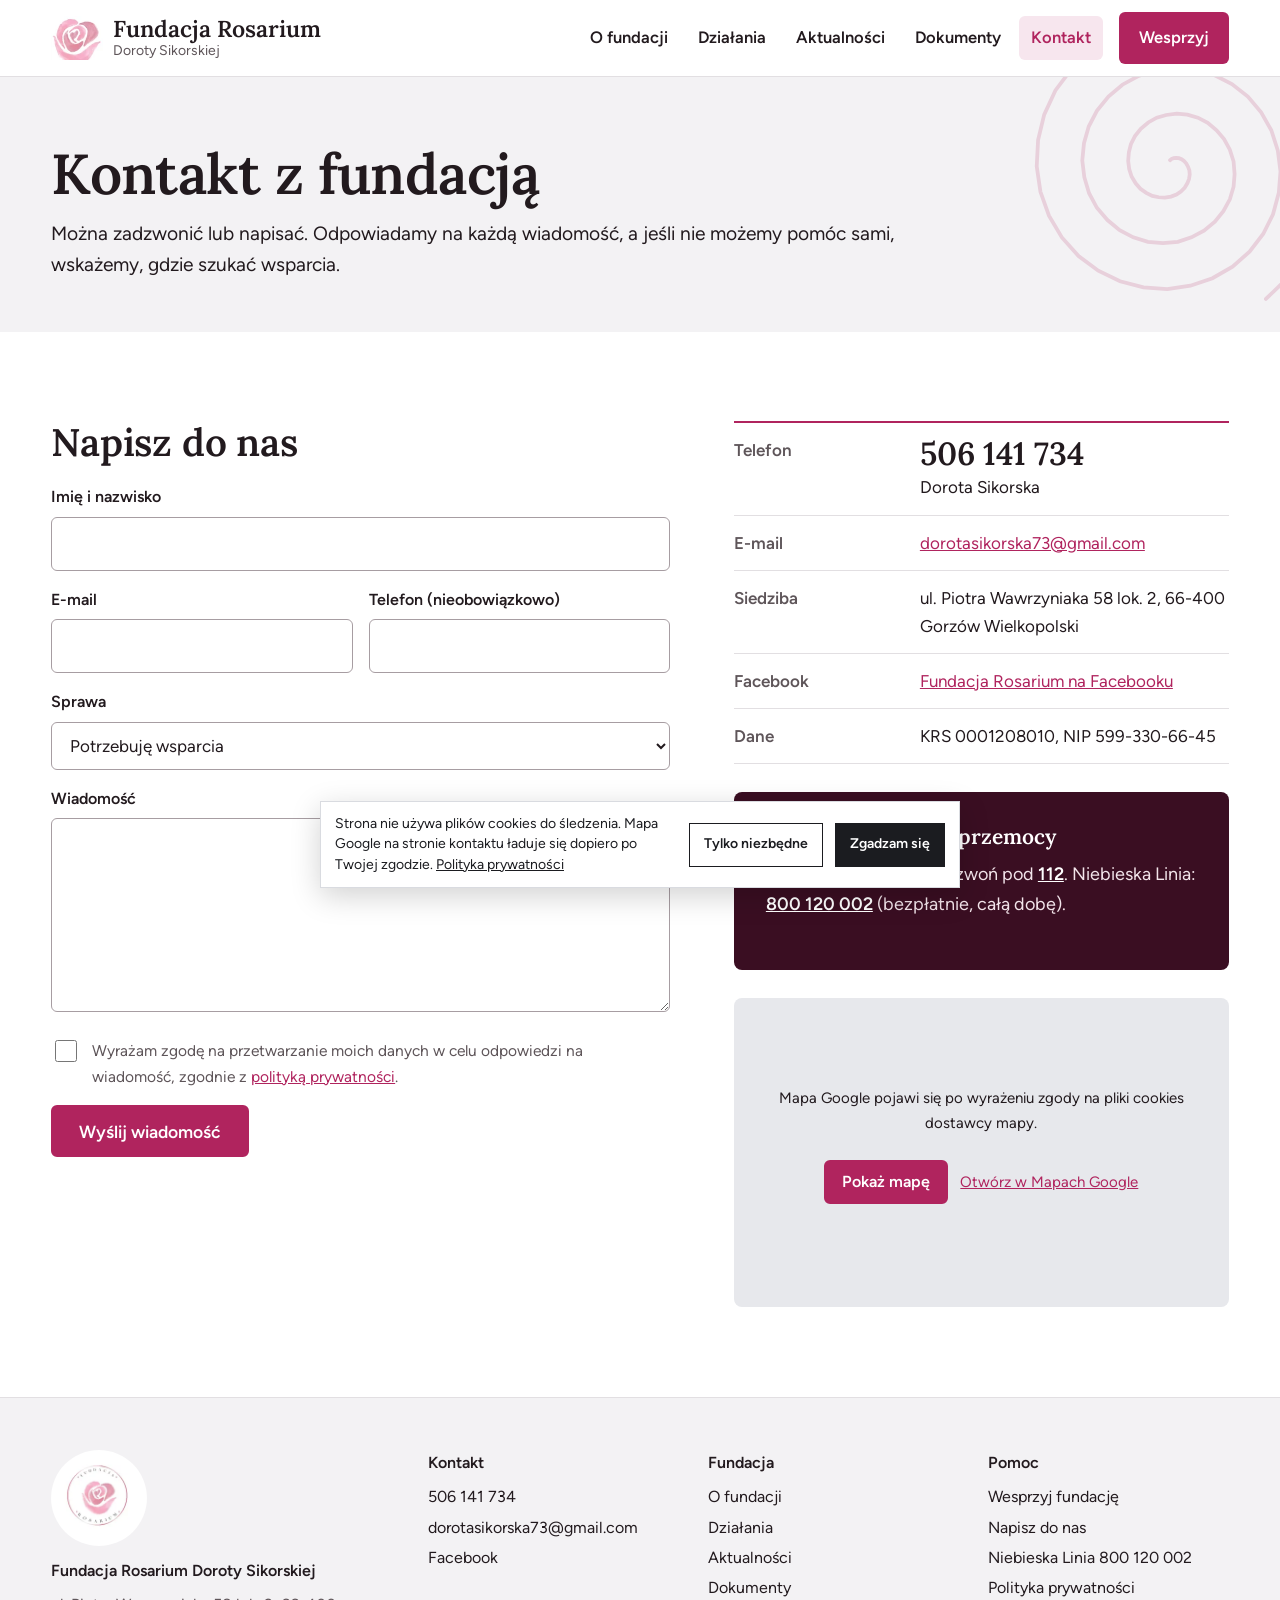
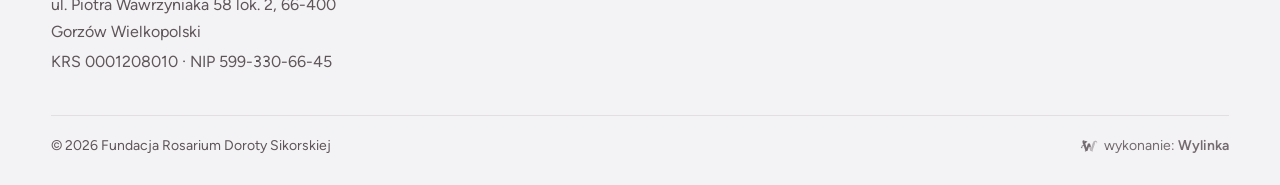
<file: kontakt/index.html>
<!doctype html>
<html lang="pl"><head><meta charset="utf-8"><meta name="viewport" content="width=device-width,initial-scale=1">
<title>Kontakt - Fundacja Rosarium, ul. Wawrzyniaka 58, Gorzów Wlkp.</title><meta name="description" content="Telefon 506 141 734, e-mail, adres siedziby w Gorzowie Wielkopolskim, formularz kontaktowy i numery pomocowe dla osób doznających przemocy."><meta name="robots" content="noindex,nofollow">
<link rel="canonical" href="https://wylinka-podglad.pl/rosarium-koncepcja/kontakt/">
<meta property="og:type" content="website"><meta property="og:locale" content="pl_PL"><meta property="og:site_name" content="Fundacja Rosarium Doroty Sikorskiej">
<meta property="og:title" content="Kontakt - Fundacja Rosarium, ul. Wawrzyniaka 58, Gorzów Wlkp."><meta property="og:description" content="Telefon 506 141 734, e-mail, adres siedziby w Gorzowie Wielkopolskim, formularz kontaktowy i numery pomocowe dla osób doznających przemocy."><meta property="og:url" content="https://wylinka-podglad.pl/rosarium-koncepcja/kontakt/"><meta property="og:image" content="https://wylinka-podglad.pl/rosarium-koncepcja/img/zespol-sofa-1200.webp">
<meta name="theme-color" content="#B0245E">
<link rel="icon" href="../favicon.svg" type="image/svg+xml"><link rel="icon" href="../favicon-48.png" sizes="48x48" type="image/png"><link rel="apple-touch-icon" href="../apple-touch-icon.png">
<link rel="preload" href="../fonts/lora-rdzen.woff2" as="font" type="font/woff2" crossorigin><link rel="preload" href="../fonts/f-400-rdzen.woff2" as="font" type="font/woff2" crossorigin>
<style>@font-face{font-family:"Lora";font-style:normal;font-weight:400 700;font-display:swap;src:url(../fonts/lora-rdzen.woff2) format("woff2");unicode-range:U+0020-007E,U+00A0,U+00A9,U+00AB,U+00B0,U+00B7,U+00BB,U+00D3,U+00D7,U+00F3,U+2013-2014,U+2018-2019,U+201C-201E,U+2022,U+2026,U+20AC}@font-face{font-family:"Lora";font-style:normal;font-weight:400 700;font-display:swap;src:url(../fonts/lora-pl.woff2) format("woff2");unicode-range:U+0104-0107,U+0118-0119,U+0141-0144,U+015A-015B,U+0179-017C}@font-face{font-family:"Figtree";font-style:normal;font-weight:400;font-display:swap;src:url(../fonts/f-400-rdzen.woff2) format("woff2");unicode-range:U+0020-007E,U+00A0,U+00A9,U+00AB,U+00B0,U+00B7,U+00BB,U+00D3,U+00D7,U+00F3,U+2013-2014,U+2018-2019,U+201C-201E,U+2022,U+2026,U+20AC}@font-face{font-family:"Figtree";font-style:normal;font-weight:400;font-display:swap;src:url(../fonts/f-400-pl.woff2) format("woff2");unicode-range:U+0104-0107,U+0118-0119,U+0141-0144,U+015A-015B,U+0179-017C}@font-face{font-family:"Figtree";font-style:normal;font-weight:600;font-display:swap;src:url(../fonts/f-600-rdzen.woff2) format("woff2");unicode-range:U+0020-007E,U+00A0,U+00A9,U+00AB,U+00B0,U+00B7,U+00BB,U+00D3,U+00D7,U+00F3,U+2013-2014,U+2018-2019,U+201C-201E,U+2022,U+2026,U+20AC}@font-face{font-family:"Figtree";font-style:normal;font-weight:600;font-display:swap;src:url(../fonts/f-600-pl.woff2) format("woff2");unicode-range:U+0104-0107,U+0118-0119,U+0141-0144,U+015A-015B,U+0179-017C}
:root{--rose:#B0245E;--rose2:#8C1849;--wine:#3A0E22;--ink:#221A1E;--mut:#5E5559;--bg2:#F3F2F4;--line:#E2DFE2;--hf:"Lora",Georgia,serif;--bf:"Figtree",system-ui,-apple-system,"Segoe UI",sans-serif;--gut:clamp(16px,4vw,56px);--max:1440px}
*,*::before,*::after{box-sizing:border-box}
html{-webkit-text-size-adjust:100%;scroll-padding-top:80px}
body{margin:0;background:#fff;color:var(--ink);font:400 18px/1.65 var(--bf)}
img,svg{display:block;max-width:100%}img{height:auto}
a{color:var(--rose)}a:hover{color:var(--rose2)}
h1,h2,h3{font-family:var(--hf);font-weight:600;line-height:1.14;margin:0 0 .5em;color:var(--ink)}
h1{font-size:clamp(34px,4.4vw,62px);letter-spacing:-.01em}
h2{font-size:clamp(29px,3vw,46px);letter-spacing:-.005em}
h3{font-size:clamp(21px,1.6vw,25px);line-height:1.25}
p{margin:0 0 1em}
.wrap{max-width:var(--max);margin:0 auto;padding:0 var(--gut)}
.btn,.btn-sm{display:inline-flex;align-items:center;justify-content:center;min-height:52px;padding:0 26px;background:var(--rose);color:#fff;font:600 17.5px/1.1 var(--bf);text-decoration:none;border:2px solid var(--rose);border-radius:6px;cursor:pointer;transition:background .15s,color .15s}
.btn:hover{background:var(--rose2);border-color:var(--rose2);color:#fff}
.btn.white{background:#fff;color:var(--rose);border-color:#fff}.btn.white:hover{background:var(--wine);border-color:var(--wine);color:#fff}
.btn.line{background:transparent;color:#fff;border-color:rgba(255,255,255,.85)}.btn.line:hover{background:#fff;color:var(--wine)}
.btn.out{background:transparent;color:var(--rose);border-color:var(--rose)}.btn.out:hover{background:var(--rose);color:#fff}
.btn-sm{min-height:44px;padding:0 16px;font-size:16px}
.btns{display:flex;flex-wrap:wrap;gap:12px}
.top{position:sticky;top:0;z-index:50;background:#fff;border-bottom:1px solid var(--line)}
.top-in{max-width:var(--max);margin:0 auto;padding:0 var(--gut);height:76px;display:flex;align-items:center;gap:24px}
.brand{display:flex;align-items:center;gap:10px;text-decoration:none;color:var(--ink);margin-right:auto}
.brand img{width:52px;height:auto;flex:none}
.brand span{display:flex;flex-direction:column;line-height:1}
.brand b{font:600 23px/1 var(--hf)}
.brand small{font-size:14px;color:var(--mut);margin-top:4px}
.menu{display:flex;align-items:center;gap:6px}
.menu a{color:var(--ink);text-decoration:none;font-weight:600;font-size:16.5px;padding:8px 12px;border-radius:6px}
.menu a:hover{color:var(--rose)}
.menu a[aria-current=page]{color:var(--rose);background:#F7E6EE}
.menu .menu-cta{background:var(--rose);color:#fff;margin-left:10px;padding:12px 20px}
.menu .menu-cta:hover,.menu .menu-cta[aria-current=page]{background:var(--rose2);color:#fff}
.burger{display:none;width:48px;height:48px;border:0;background:none;cursor:pointer;position:relative;margin-right:-10px}
.burger span,.burger span::before,.burger span::after{position:absolute;left:12px;width:24px;height:2px;background:var(--ink);content:"";transition:transform .2s}
.burger span{top:23px}.burger span::before{top:-8px;left:0}.burger span::after{top:8px;left:0}
.menu-open .burger span{background:transparent}.menu-open .burger span::before{transform:translateY(8px) rotate(45deg)}.menu-open .burger span::after{transform:translateY(-8px) rotate(-45deg)}
@media (max-width:1080px){
 .top-in{height:64px}.brand img{width:44px}.brand b{font-size:20px}.brand small{font-size:13px}
 .burger{display:block}
 .menu{display:none;position:fixed;top:64px;left:0;right:0;bottom:0;background:#fff;flex-direction:column;align-items:stretch;gap:0;padding:8px var(--gut) 24px;overflow:auto}
 .menu-open .menu{display:flex}
 .menu a{font:600 26px/1.2 var(--hf);padding:14px 4px;border-bottom:1px solid var(--line);border-radius:0}
 .menu a[aria-current=page]{background:none}
 .menu .menu-cta{margin:20px 0 0;text-align:center;padding:16px;border-radius:6px;font:600 20px/1.2 var(--bf)}
}
/* HERO: zdjecia na spad, tekst na zdjeciu w winnym przejsciu */
.hero{position:relative;color:#fff;background:var(--wine);overflow:hidden}
.hero .ph{display:grid;grid-template-columns:minmax(0,1.35fr) minmax(0,.75fr) minmax(0,1fr);height:min(calc(100svh - 76px),820px);min-height:580px}
.hero .ph a,.hero .ph img{width:100%;height:100%}
.hero .ph img{object-fit:cover}
.hero::after{content:"";position:absolute;inset:0;background:linear-gradient(90deg,rgba(58,14,34,.94) 0%,rgba(58,14,34,.86) 36%,rgba(58,14,34,.2) 52%,rgba(58,14,34,0) 60%);pointer-events:none}
.hero-txt{position:absolute;z-index:2;left:max(var(--gut),calc((100vw - var(--max))/2 + var(--gut)));top:50%;transform:translateY(-50%);width:min(640px,41%)}
.hero-txt h1{color:#fff;margin-bottom:20px}
.hero-txt p{font-size:clamp(18px,1.35vw,21px);line-height:1.6;margin:0 0 28px;color:#F6EAF0}
.hero-txt .sp{width:54px;height:54px;color:#F2A7C3;margin-bottom:22px}
.hero .m{display:none}
@media (max-width:900px){
 .hero{min-height:calc(100svh - 65px);display:flex;flex-direction:column;justify-content:flex-end}
 .hero .ph{display:none}
 .hero .m{display:block;position:absolute;inset:0}
 .hero .m img{width:100%;height:100%;object-fit:cover;object-position:50% 70%}
 .hero::after{background:linear-gradient(180deg,rgba(58,14,34,.15) 0%,rgba(58,14,34,.35) 30%,rgba(58,14,34,.9) 58%,rgba(58,14,34,.97) 100%)}
 .hero-txt{position:relative;left:auto;top:auto;transform:none;width:auto;padding:28px 16px 28px}
 .hero-txt h1{font-size:clamp(29px,7.9vw,38px);margin-bottom:12px}
 .hero-txt p{font-size:16.5px;margin-bottom:24px}
 .hero-txt .sp{width:40px;height:40px;margin-bottom:14px}
 .hero-txt .btn{flex:1 1 auto;padding:0 12px;font-size:16.5px}
}
.sec{padding:clamp(56px,7vw,112px) 0}
.sec.grey{background:var(--bg2)}
.lead{font-size:clamp(19px,1.5vw,22px);line-height:1.6;max-width:44em}
.small{font-size:15.5px;color:var(--mut)}
.idea{display:grid;grid-template-columns:minmax(0,1.5fr) minmax(0,1fr);gap:clamp(32px,6vw,120px);align-items:center}
.idea blockquote{margin:0;font:500 clamp(25px,2.5vw,38px)/1.35 var(--hf);color:var(--ink)}
.idea .src{margin-top:20px;color:var(--mut)}
.idea .rose{width:100%;max-width:420px;justify-self:center}
.ways{list-style:none;margin:0;padding:0;display:grid;grid-template-columns:repeat(3,minmax(0,1fr));gap:40px clamp(28px,3vw,56px)}
.ways li{position:relative;padding-left:58px}
.ways .sp{position:absolute;left:0;top:2px;width:40px;height:40px;color:var(--rose)}
.ways h3{margin-bottom:8px}
.ways p{margin:0;color:var(--mut);font-size:17px}
.head{display:grid;grid-template-columns:minmax(0,1fr) minmax(0,1fr);gap:20px 64px;align-items:end;margin-bottom:clamp(30px,3.4vw,52px)}
.head h2{margin:0}.head p{margin:0;color:var(--mut)}
.proj{display:grid;grid-template-columns:minmax(0,1fr) minmax(0,1fr);gap:clamp(32px,5vw,96px);align-items:center}
.proj .pics{display:grid;grid-template-columns:minmax(0,1fr) minmax(0,1fr);gap:12px}
.proj .pics img{width:100%;aspect-ratio:3/4;object-fit:cover;border-radius:6px}
.proj .dates{display:flex;flex-wrap:wrap;gap:8px 28px;margin:20px 0 0;padding:16px 0 0;border-top:1px solid var(--line);font-size:16px}
.proj .dates b{display:block;font:600 22px/1.2 var(--hf);color:var(--rose)}
.wine{background:var(--wine);color:#F2E4EA;position:relative;overflow:hidden}
.wine h2,.wine h3{color:#fff}
.wine a{color:#fff}
.wine .sp-big{position:absolute;right:-6vw;top:50%;width:min(52vw,720px);transform:translateY(-50%);color:#F2A7C3;opacity:.22}
.help{position:relative;display:grid;grid-template-columns:repeat(3,minmax(0,1fr));gap:24px;margin-top:36px}
.help div{border-top:2px solid #F2A7C3;padding-top:16px}
.help b{display:block;font-weight:600;color:#F2C7D7;font-size:16px;margin-bottom:6px}
.help a{font:600 clamp(30px,3vw,44px)/1.1 var(--hf);text-decoration:none}
.help span{display:block;font-size:16px;margin-top:6px;color:#E6D3DB}
.cards{display:grid;grid-template-columns:repeat(3,minmax(0,1fr));gap:clamp(20px,2.4vw,40px)}
.card .ph{aspect-ratio:4/3;overflow:hidden;border-radius:6px;background:#E7E4E7;margin-bottom:16px}
.card .ph img{width:100%;height:100%;object-fit:cover}
.card time{display:block;color:var(--rose);font-weight:600;font-size:15.5px;margin-bottom:6px}
.card p{margin:0;color:var(--mut);font-size:17px}
@media (max-width:900px){.cards.strip{display:flex;overflow-x:auto;scroll-snap-type:x mandatory;gap:16px;padding-bottom:8px}.cards.strip>*{flex:0 0 82%;scroll-snap-align:start}}
.band{background:var(--rose);color:#fff;padding:clamp(52px,6vw,96px) 0;position:relative;overflow:hidden}
.band .in{display:grid;grid-template-columns:minmax(0,1.4fr) auto;gap:24px 64px;align-items:center;position:relative}
.band h2{color:#fff;margin-bottom:12px}.band p{margin:0;font-size:clamp(18px,1.4vw,21px);max-width:40em}
.band .sp-big{position:absolute;left:-8vw;top:-40%;width:min(46vw,620px);color:#fff;opacity:.13}
.phead{padding:clamp(40px,5vw,84px) 0 clamp(32px,4vw,56px);background:var(--bg2);position:relative;overflow:hidden}
.phead .wrap{position:relative}
.phead h1{max-width:19em;margin-bottom:14px}.phead .lead{margin:0;color:var(--ink)}
.phead .sp-big{position:absolute;right:-60px;top:-80px;width:340px;color:var(--rose);opacity:.16}
.cols{display:grid;grid-template-columns:minmax(0,1.25fr) minmax(0,1fr);gap:clamp(32px,5vw,96px);align-items:start}
.prose{max-width:46em}
.prose h2{font-size:clamp(26px,2.5vw,38px);margin-top:1.3em}.prose h2:first-child{margin-top:0}
.prose ul{padding-left:1.2em}.prose li{margin-bottom:.45em}
.facts{list-style:none;margin:0;padding:0;border-top:2px solid var(--rose)}
.facts li{display:grid;grid-template-columns:minmax(0,10em) minmax(0,1fr);gap:16px;padding:13px 0;border-bottom:1px solid var(--line);font-size:17px}
.facts b{font-weight:600;color:var(--mut)}
.list{list-style:none;margin:0;padding:0;border-top:2px solid var(--rose)}
.list li{display:grid;grid-template-columns:minmax(0,9em) minmax(0,1fr) minmax(0,170px);gap:24px;padding:22px 0;border-bottom:1px solid var(--line);align-items:start}
.list time{font-weight:600;color:var(--rose)}
.list h3{margin-bottom:6px}.list p{margin:0;color:var(--mut);font-size:17px}
.list img{width:170px;aspect-ratio:4/3;object-fit:cover;border-radius:6px}
.acct{background:var(--bg2);border-radius:8px;border-left:5px solid var(--rose);padding:clamp(22px,3vw,36px)}
.acct dl{margin:0;display:grid;grid-template-columns:minmax(0,9em) minmax(0,1fr);gap:10px 18px;font-size:17px}
.acct dt{color:var(--mut);font-weight:600}.acct dd{margin:0}
.helpbox{background:var(--wine);color:#F2E4EA;border-radius:8px;padding:clamp(22px,3vw,32px)}
.helpbox h2,.helpbox h3{color:#fff}.helpbox a{color:#fff;font-weight:600}
.form{display:grid;gap:16px}
.f-2{display:grid;grid-template-columns:minmax(0,1fr) minmax(0,1fr);gap:16px}
.f-row label{display:block;font-weight:600;font-size:16px;margin-bottom:6px}
.f-row input,.f-row select,.f-row textarea{width:100%;font:inherit;font-size:17px;padding:12px 14px;border:1.5px solid #A79DA2;background:#fff;color:var(--ink);border-radius:6px}
.f-row input:focus,.f-row select:focus,.f-row textarea:focus{outline:3px solid rgba(176,36,94,.22);border-color:var(--rose)}
.f-check{display:flex;gap:12px;align-items:flex-start;font-size:15.5px;color:var(--mut)}
.f-check input{width:22px;height:22px;margin-top:2px;accent-color:var(--rose);flex:none}
.f-status{margin:0;font-weight:600;min-height:1.6em}.f-status.ok{color:#17663A}.f-status.err{color:var(--rose2)}
.form .btn{justify-self:start}
.map{border-radius:8px}
.docs{list-style:none;margin:0;padding:0;border-top:2px solid var(--rose)}
.docs li{display:flex;justify-content:space-between;gap:16px;flex-wrap:wrap;padding:16px 0;border-bottom:1px solid var(--line)}
.docs b{font-weight:600}.docs span{color:var(--mut);font-size:16px}
.gal{display:grid;grid-template-columns:repeat(4,minmax(0,1fr));gap:10px}
.gal img{width:100%;aspect-ratio:1/1;object-fit:cover;border-radius:6px}
@media (max-width:900px){
 .idea,.proj,.head,.cols,.band .in{grid-template-columns:minmax(0,1fr)}
 .idea .rose{max-width:240px;justify-self:start;order:-1}
 .ways{grid-template-columns:minmax(0,1fr);gap:28px}
 .help{grid-template-columns:minmax(0,1fr)}
 .cards{grid-template-columns:minmax(0,1fr)}
 .list li{grid-template-columns:minmax(0,1fr);gap:6px}.list img{width:100%;max-width:420px}
 .facts li,.acct dl{grid-template-columns:minmax(0,1fr);gap:2px}.acct dd{margin-bottom:8px}
 .f-2{grid-template-columns:minmax(0,1fr)}
 .gal{grid-template-columns:repeat(2,minmax(0,1fr))}
}
@media (min-width:901px) and (max-width:1200px){.ways{grid-template-columns:repeat(2,minmax(0,1fr))}}
@media (min-width:1900px){:root{--max:1760px}body{font-size:19px}.hero .ph{height:min(calc(100svh - 76px),960px)}}
.foot{background:var(--bg2);color:var(--mut);font-size:16px;padding:52px 0 28px;border-top:1px solid var(--line)}
.foot .in{display:grid;grid-template-columns:minmax(0,1.4fr) repeat(3,minmax(0,1fr));gap:28px 40px}
.foot strong{display:block;color:var(--ink);font-weight:600;margin-bottom:8px}
.foot p{margin:0 0 4px}
.foot a{color:var(--ink);text-decoration:none;overflow-wrap:anywhere}.foot a:hover{color:var(--rose)}
.foot .logo-f{width:96px;height:96px;border-radius:50%;margin-bottom:12px}
.foot .bottom{display:flex;flex-wrap:wrap;justify-content:space-between;gap:10px 24px;align-items:center;margin-top:36px;padding-top:18px;border-top:1px solid var(--line);font-size:14px}
.foot .bottom .wylinka-badge{font-size:1em;white-space:nowrap;color:var(--mut)}
@media (max-width:900px){.foot .in{grid-template-columns:minmax(0,1fr) minmax(0,1fr)}.foot .in>div:first-child{grid-column:1/-1}}

.lbox{position:fixed;inset:0;z-index:100;background:rgba(10,10,12,.94);display:none;align-items:center;justify-content:center;flex-direction:column;padding:56px 12px 24px}
.lbox.on{display:flex}
.lbox img{max-width:min(100%,1100px);max-height:calc(100vh - 140px);width:auto;height:auto;object-fit:contain}
.lbox p{color:#e9e9ee;font-size:15px;margin:12px 0 0;text-align:center;max-width:60ch}
.lbox button{position:absolute;background:none;border:0;color:#fff;font-size:44px;line-height:1;cursor:pointer;width:56px;height:56px}
.lb-x{top:6px;right:6px}.lb-p{left:4px;top:50%;margin-top:-28px}.lb-n{right:4px;top:50%;margin-top:-28px}
a.lb{display:block;cursor:zoom-in}
.cookies{position:fixed;left:12px;right:12px;bottom:12px;z-index:90;max-width:640px;margin:0 auto;background:#fff;color:#1b1c20;border:1px solid #d9dbe0;box-shadow:0 8px 30px rgba(0,0,0,.18);padding:12px 14px;display:flex;flex-wrap:wrap;gap:8px 12px;align-items:center;font-size:14px;line-height:1.45}
.cookies[hidden]{display:none}
.cookies p{margin:0;flex:1 1 280px}
.cookies a{color:inherit}
.cookies button{font:inherit;font-weight:600;padding:10px 14px;min-height:44px;border:1px solid #1b1c20;background:#fff;color:#1b1c20;cursor:pointer}
.cookies button.yes{background:#1b1c20;color:#fff}
.map{position:relative;aspect-ratio:16/10;background:#e7e8ec;overflow:hidden}
.map iframe{position:absolute;inset:0;width:100%;height:100%;border:0}
.map .nomap{position:absolute;inset:0;display:flex;flex-direction:column;align-items:center;justify-content:center;text-align:center;padding:20px;gap:10px;font-size:15px}
.hp{position:absolute!important;left:-9999px!important;width:1px;height:1px;overflow:hidden}
.skip{position:absolute;left:-9999px;top:0}.skip:focus{left:12px;top:12px;z-index:200;background:#fff;color:#000;padding:10px 14px}
.wylinka-badge{display:inline-flex;align-items:center;gap:.4em;color:inherit;text-decoration:none;font-size:.875em;line-height:1;opacity:.85}
.wylinka-badge:hover,.wylinka-badge:focus-visible{opacity:1}
.wylinka-badge:focus-visible{outline:2px solid currentColor;outline-offset:3px;border-radius:2px}
.wylinka-badge svg{width:18px;height:18px;flex:none;overflow:visible}
.wylinka-badge b{font-weight:600}
.wylinka-badge .wy-old{opacity:.45;transform-origin:40px 30px;transition:transform .32s cubic-bezier(.3,.7,.4,1),opacity .32s ease-out}
.wylinka-badge .wy-pod{opacity:0;transition:opacity .2s ease-out .08s}
.wylinka-badge:hover .wy-old,.wylinka-badge:focus-visible .wy-old{transform:translate(9px,7px) rotate(9deg);opacity:0}
.wylinka-badge:hover .wy-pod,.wylinka-badge:focus-visible .wy-pod{opacity:1}
@media (prefers-reduced-motion:reduce){.wylinka-badge .wy-old,.wylinka-badge .wy-pod{transition:none}.wylinka-badge:hover .wy-old,.wylinka-badge:focus-visible .wy-old{transform:none;opacity:.45}.wylinka-badge:hover .wy-pod,.wylinka-badge:focus-visible .wy-pod{opacity:0}}</style><script type="application/ld+json">{"@context":"https://schema.org","@type":"NGO","@id":"https://wylinka-podglad.pl/rosarium-koncepcja/#fundacja","name":"Fundacja Rosarium Doroty Sikorskiej","alternateName":"Fundacja Rosarium","url":"https://wylinka-podglad.pl/rosarium-koncepcja/","logo":"https://wylinka-podglad.pl/rosarium-koncepcja/logo.png","image":"https://wylinka-podglad.pl/rosarium-koncepcja/img/zespol-sofa-1200.webp","description":"Fundacja z Gorzowa Wielkopolskiego wspierająca osoby i rodziny wykluczone społecznie i zagrożone wykluczeniem: praca środowiskowa, diagnozy społeczne, konsultacje, grupy samopomocowe, pomoc osobom doznającym przemocy.","foundingDate":"2025","founder":{"@type":"Person","name":"Dorota Sikorska"},"address":{"@type":"PostalAddress","streetAddress":"ul. Piotra Wawrzyniaka 58 lok. 2","postalCode":"66-400","addressLocality":"Gorzów Wielkopolski","addressCountry":"PL"},"telephone":"+48506141734","email":"dorotasikorska73@gmail.com","taxID":"5993306645","sameAs":["https://www.facebook.com/profile.php?id=61591479943344"],"identifier":[{"@type":"PropertyValue","propertyID":"KRS","value":"0001208010"},{"@type":"PropertyValue","propertyID":"NIP","value":"5993306645"}],"areaServed":"Gorzów Wielkopolski"}</script><script type="application/ld+json">{"@context":"https://schema.org","@type":"BreadcrumbList","itemListElement":[{"@type":"ListItem","position":1,"name":"Strona główna","item":"https://wylinka-podglad.pl/rosarium-koncepcja/"},{"@type":"ListItem","position":2,"name":"Kontakt","item":"https://wylinka-podglad.pl/rosarium-koncepcja/kontakt/"}]}</script>
</head><body class="">
<a class="skip" href="#tresc">Przejdź do treści</a>
<header class="top"><div class="top-in">
<a class="brand" href="../"><img src="../img/roza-96.webp" srcset="../img/roza-96.webp 96w, ../img/roza-200.webp 200w" sizes="52px" width="52" height="43" alt=""><span><b>Fundacja Rosarium</b><small>Doroty Sikorskiej</small></span></a>
<nav id="menu" class="menu" aria-label="Menu główne"><a href="../o-fundacji/">O fundacji</a><a href="../dzialania/">Działania</a><a href="../aktualnosci/">Aktualności</a><a href="../dokumenty/">Dokumenty</a><a href="../kontakt/" aria-current="page">Kontakt</a><a class="menu-cta" href="../wesprzyj/">Wesprzyj</a></nav>
<button class="burger" type="button" aria-expanded="false" aria-controls="menu" aria-label="Menu"><span></span></button>
</div></header>
<main id="tresc"><svg width="0" height="0" style="position:absolute" aria-hidden="true"><symbol id="sp" viewBox="0 0 100 100"><path d="M50.0 48.0 L50.6 47.5 L51.4 47.2 L52.4 47.2 L53.4 47.4 L54.5 48.1 L55.3 49.1 L56.0 50.4 L56.3 51.9 L56.2 53.6 L55.6 55.3 L54.5 57.0 L53.0 58.3 L51.0 59.4 L48.7 59.9 L46.3 59.9 L43.8 59.2 L41.4 57.9 L39.3 56.0 L37.6 53.5 L36.6 50.6 L36.2 47.4 L36.7 44.0 L38.0 40.8 L40.1 37.8 L42.9 35.3 L46.4 33.5 L50.3 32.6 L54.5 32.6 L58.7 33.6 L62.6 35.6 L66.1 38.6 L68.8 42.4 L70.6 46.8 L71.4 51.7 L70.9 56.8 L69.3 61.8 L66.4 66.3 L62.5 70.1 L57.7 73.0 L52.2 74.8 L46.4 75.2 L40.4 74.2 L34.8 71.8 L29.7 68.0 L25.6 63.1 L22.7 57.3 L21.2 50.8 L21.2 44.0 L22.9 37.2 L26.1 30.9 L30.8 25.5 L36.8 21.2 L43.7 18.3 L51.2 17.2 L58.9 17.8 L66.4 20.2 L73.2 24.4 L79.0 30.1 L83.3 37.2 L86.0 45.1 L86.7 53.6 L85.4 62.2 L82.1 70.4 L76.9 77.6 L70.1 83.6 L61.9 87.9 L52.9 90.2 L43.4 90.3 L34.1 88.2 L25.3 84.0" fill="none" stroke="currentColor" stroke-width="7" stroke-linecap="round"/></symbol><symbol id="spb" viewBox="0 0 100 100"><path d="M50.0 48.0 L50.5 47.6 L51.1 47.4 L51.8 47.3 L52.6 47.4 L53.4 47.7 L54.1 48.2 L54.8 49.0 L55.3 49.9 L55.7 51.0 L55.8 52.2 L55.6 53.5 L55.1 54.8 L54.3 56.1 L53.2 57.2 L51.9 58.1 L50.3 58.7 L48.5 59.0 L46.7 58.9 L44.8 58.5 L43.0 57.6 L41.3 56.4 L39.9 54.8 L38.7 52.8 L38.0 50.6 L37.7 48.2 L37.9 45.7 L38.5 43.3 L39.7 40.9 L41.4 38.8 L43.6 36.9 L46.1 35.5 L48.9 34.7 L52.0 34.3 L55.1 34.6 L58.2 35.5 L61.1 37.0 L63.7 39.2 L65.9 41.8 L67.6 44.9 L68.7 48.4 L69.0 52.1 L68.7 55.8 L67.6 59.5 L65.7 63.0 L63.2 66.1 L60.0 68.7 L56.3 70.7 L52.3 72.0 L47.9 72.4 L43.5 72.0 L39.2 70.7 L35.2 68.6 L31.6 65.6 L28.5 62.0 L26.2 57.7 L24.8 53.0 L24.2 48.1 L24.7 43.0 L26.1 38.1 L28.5 33.5 L31.9 29.3 L36.0 25.8 L40.8 23.2 L46.1 21.5 L51.7 20.9 L57.4 21.3 L62.9 22.9 L68.2 25.6 L72.9 29.3 L76.8 33.9 L79.8 39.2 L81.7 45.1 L82.5 51.3 L82.0 57.6 L80.3 63.9 L77.4 69.7 L73.4 74.9 L68.4 79.3 L62.5 82.7 L56.0 84.9 L49.2 85.9 L42.2 85.4 L35.3 83.6 L28.9 80.5 L23.1 76.2 L18.2 70.7 L14.4 64.3 L11.9 57.3 L10.8 49.8 L11.2 42.1 L13.0 34.6 L16.3 27.5 L21.0 21.2 L26.9 15.8 L33.8 11.6 L41.4 8.7 L49.5 7.4 L57.8 7.7 L66.0 9.6 L73.7 13.1 L80.6 18.1 L86.6 24.4 L91.2 31.7 L94.4 39.9 L95.9 48.7 L95.7 57.6 L93.8 66.5 L90.1 74.8 L84.9 82.4 L78.2 88.8" fill="none" stroke="currentColor" stroke-width="1.1" stroke-linecap="round"/></symbol></svg><section class="phead"><svg class="sp-big" viewBox="0 0 100 100" aria-hidden="true"><use href="#spb"/></svg><div class="wrap"><h1>Kontakt z fundacją</h1><p class="lead">Można zadzwonić lub napisać. Odpowiadamy na każdą wiadomość, a jeśli nie możemy pomóc sami, wskażemy, gdzie szukać wsparcia.</p></div></section>
<section class="sec"><div class="wrap cols">
<div><h2>Napisz do nas</h2>
<form id="formularz" class="form" action="../kontakt.php" method="post" data-demo="1">
<div class="f-row"><label for="f-imie">Imię i nazwisko</label><input id="f-imie" name="imie" required maxlength="80" autocomplete="name"></div>
<div class="f-2"><div class="f-row"><label for="f-email">E-mail</label><input id="f-email" name="email" type="email" maxlength="120" autocomplete="email" required></div>
<div class="f-row"><label for="f-tel">Telefon (nieobowiązkowo)</label><input id="f-tel" name="telefon" type="tel" maxlength="30" autocomplete="tel"></div></div>
<div class="f-row"><label for="f-temat">Sprawa</label><select id="f-temat" name="temat"><option>Potrzebuję wsparcia</option><option>Doświadczam przemocy</option><option>Chcę wesprzeć fundację</option><option>Wolontariat</option><option>Współpraca</option><option>Inna sprawa</option></select></div>
<div class="f-row"><label for="f-msg">Wiadomość</label><textarea id="f-msg" name="wiadomosc" rows="6" required maxlength="4000"></textarea></div>
<div class="hp" aria-hidden="true"><label for="f-www">Nie wypełniaj</label><input id="f-www" name="www" tabindex="-1" autocomplete="off"></div>
<input type="hidden" name="t" value="">
<div class="f-check"><input id="f-zgoda" name="zgoda" type="checkbox" value="1" required><label for="f-zgoda">Wyrażam zgodę na przetwarzanie moich danych w celu odpowiedzi na wiadomość, zgodnie z <a href="../polityka-prywatnosci/">polityką prywatności</a>.</label></div>
<button class="btn" type="submit">Wyślij wiadomość</button>
<p class="f-status" role="status" aria-live="polite"></p>
</form></div>
<aside>
<ul class="facts">
<li><b>Telefon</b><span><a href="tel:+48506141734" style="font:600 32px/1.1 var(--hf);color:var(--ink);text-decoration:none">506 141 734</a><br>Dorota Sikorska</span></li>
<li><b>E-mail</b><span><a href="mailto:dorotasikorska73@gmail.com">dorotasikorska73@gmail.com</a></span></li>
<li><b>Siedziba</b><span>ul. Piotra Wawrzyniaka 58 lok. 2, 66-400 Gorzów Wielkopolski</span></li>
<li><b>Facebook</b><span><a href="https://www.facebook.com/profile.php?id=61591479943344" rel="noopener">Fundacja Rosarium na Facebooku</a></span></li>
<li><b>Dane</b><span>KRS 0001208010, NIP 599-330-66-45</span></li>
</ul>
<div class="helpbox" style="margin-top:28px"><h3>Jeśli doświadczasz przemocy</h3><p>W sytuacji zagrożenia dzwoń pod <a href="tel:112">112</a>. Niebieska Linia: <a href="tel:800120002">800 120 002</a> (bezpłatnie, całą dobę).</p></div>
<div style="margin-top:28px"><div class="map" data-map="https://www.google.com/maps?q=Piotra%20Wawrzyniaka%2058%2C%2066-400%20Gorz%C3%B3w%20Wielkopolski&amp;z=16&amp;output=embed"><div class="nomap"><p>Mapa Google pojawi się po wyrażeniu zgody na pliki cookies dostawcy mapy.</p><p><button type="button" class="btn-sm" data-zgoda="tak">Pokaż mapę</button> &nbsp; <a href="https://www.google.com/maps/search/?api=1&amp;query=Piotra%20Wawrzyniaka%2058%2C%2066-400%20Gorz%C3%B3w%20Wielkopolski" rel="noopener">Otwórz w Mapach Google</a></p></div></div></div>
</aside>
</div></section></main>
<footer class="foot"><div class="wrap">
<div class="in">
<div><img src="../img/logo-400.webp" srcset="../img/logo-200.webp 200w, ../img/logo-400.webp 400w, ../img/logo-800.webp 800w" sizes="96px" width="800" height="800" alt="Logo Fundacji Rosarium" class="logo-f" loading="lazy" decoding="async"><strong>Fundacja Rosarium Doroty Sikorskiej</strong><p>ul. Piotra Wawrzyniaka 58 lok. 2, 66-400 Gorzów Wielkopolski</p><p>KRS 0001208010 · NIP 599-330-66-45</p></div>
<div><strong>Kontakt</strong><p><a href="tel:+48506141734">506 141 734</a></p><p><a href="mailto:dorotasikorska73@gmail.com">dorotasikorska73@gmail.com</a></p><p><a href="https://www.facebook.com/profile.php?id=61591479943344" rel="noopener">Facebook</a></p></div>
<div><strong>Fundacja</strong><p><a href="../o-fundacji/">O fundacji</a></p><p><a href="../dzialania/">Działania</a></p><p><a href="../aktualnosci/">Aktualności</a></p><p><a href="../dokumenty/">Dokumenty</a></p></div>
<div><strong>Pomoc</strong><p><a href="../wesprzyj/">Wesprzyj fundację</a></p><p><a href="../kontakt/">Napisz do nas</a></p><p><a href="tel:800120002">Niebieska Linia 800 120 002</a></p><p><a href="../polityka-prywatnosci/">Polityka prywatności</a></p></div>
</div>
<div class="bottom"><span>© 2026 Fundacja Rosarium Doroty Sikorskiej</span><a class="wylinka-badge" href="https://wylinka.pl/?utm_source=fundacjarosarium.pl&amp;utm_medium=stopka&amp;utm_campaign=wykonanie" rel="noopener" title="Strona wykonana przez Wylinka"><svg viewBox="0 0 64 64" aria-hidden="true" focusable="false" fill="currentColor"><path d="M9.8 22.8l-1.2-7.9 2.2-3.7 15.5 4.6-.5 1.5-7.2 5.5 4.7 15.6 5-15.6 7 0 4.1 12.7-4.2-.9-2.6 1.8-.8-2.2-5.3 15.6-4.3 0 .4 .2-2.1 2.8-1.3-1.1 1.1-1.4-3.1 .2-.1-1.7 2.2-.1-5.7-16.5-4.8 .6-.8 3.1 0 .5-.3 .5 .8 2.2-1.6 .5-.4-1.3-.8 1.6-1.5-.8 .8-1.6-1.4 .6-.6-1.6 2.3-.8 .2-.4 1.3-4.8 5.9-.8-2.4-6.9zM15.2 13.7l-.1-.4-.4 .8-.1 .8 .1 1 .1 .4 .3 .7 .3-.9 .1-.7 0-.8z"/><path class="wy-pod" d="M37.1 49.8l-4.5-13.3 2.6-1.8 4.2 .9 .9 2.8 3-9.7 0-.5 .1-.8 3.2-8.4 .5-1 .6-1 .9-1.1 1.3-1 1.1-.7 1.4-.5 1.4-.3 .7 0 .9 0 1.2 .3 1.4 .6 .8 .5 .7 .7 .6 .7 .5 .9 .3 .9 .1 .9 0 .8-.2 .9-.5 .9-.5 .6-.7 .5-.7 .3-.1-.1 0-.1 .5-.5 .3-.7 .2-.5 0-.6-.1-.6-.3-.7-.4-.5-.4-.4-.5-.3-.6-.3-.7 0-.7 .1-.6 .1-.5 .4-.5 .5-.3 .5-.2 .7-.1 1.5-1.4 5.1-.8 3.3-.3 .7-.5 .7-6 17.5 1.9 .1-.1 1.7-3.1-.2 1.1 1.4-1.3 1.1-2.1-2.8 .4-.2z"/><path class="wy-old" d="M40.8 50l.4-.2-4.1 0-4.2-12.5 2.5-1.7 4.3 .9 .6 1.9 .6-1.6 0-.3 2.4-7.8 0-.5 .1-.8 3.2-8.4 .4-.8 .6-.9 .9-1.2 .9-.9 1.3-.8 1.4-.6 1.2-.3 1.4-.1 1.3 .1 .6 .2 .8 .3 1.1 .6 .9 .7 .7 .9 .5 .9 .3 .9 .1 1.1-.1 .9-.3 .9-.4 .7-.6 .7-.6 .4-.6 .2-.1-.1 0-.1 .5-.5 .3-.7 .2-.5 0-.5-.1-.6-.2-.6-.3-.5-.4-.5-.5-.3-.6-.3-.7-.1-.6 0-.6 .1-.6 .3-.6 .5-.3 .4-.2 .5-.1 .5-.1 1.5-1.4 5.1-.8 3.3-.3 .7-.5 .7-6 17.5 1.9 .1-.1 1.7-3.1-.2 1.1 1.4-1.3 1.1zM49.6 17.1l.6 1.7-1.5 1.9 .4 .4 1.8-2.1-.7-2.1zM48.1 28.3l.5 1.8-1.7 1.8 .4 .4 1.9-2-.6-2.2zM37.9 41.7l1.7-1.5-.4-.4-1.7 1.4zM42.6 38.7l-1.5 2.8 1.1 2-1.3 2.6 .5 .2 1.5-2.8-1.1-2 1.4-2.5z"/></svg><span>wykonanie: <b>Wylinka</b></span></a></div>
</div></footer>
<div class="cookies" id="cookies" hidden><p>Strona nie używa plików cookies do śledzenia. Mapa Google na stronie kontaktu ładuje się dopiero po Twojej zgodzie. <a href="../polityka-prywatnosci/">Polityka prywatności</a></p><button type="button" data-zgoda="nie">Tylko niezbędne</button><button type="button" class="yes" data-zgoda="tak">Zgadzam się</button></div><script>try{if(!localStorage.getItem('zgoda'))document.getElementById('cookies').hidden=false}catch(e){document.getElementById('cookies').hidden=false}</script>
<script defer src="../app.js"></script>
</body></html>
</file>
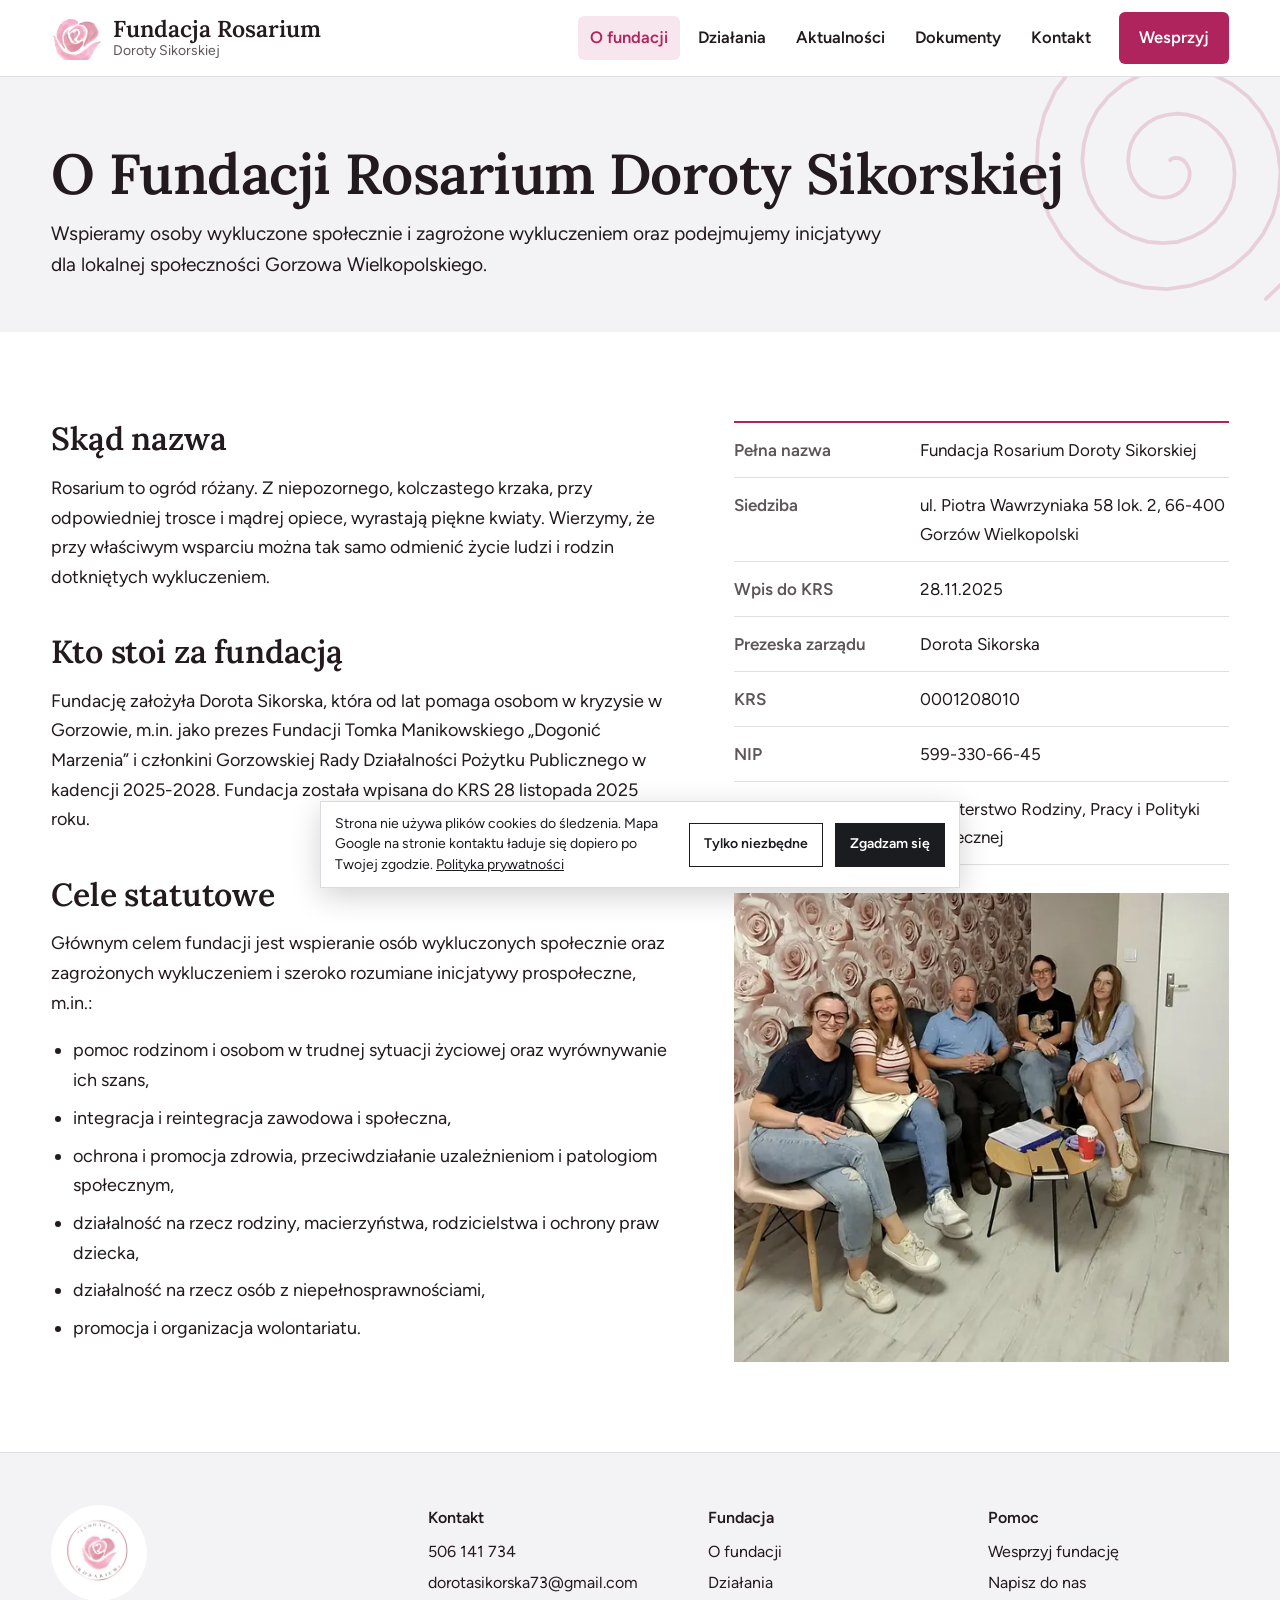
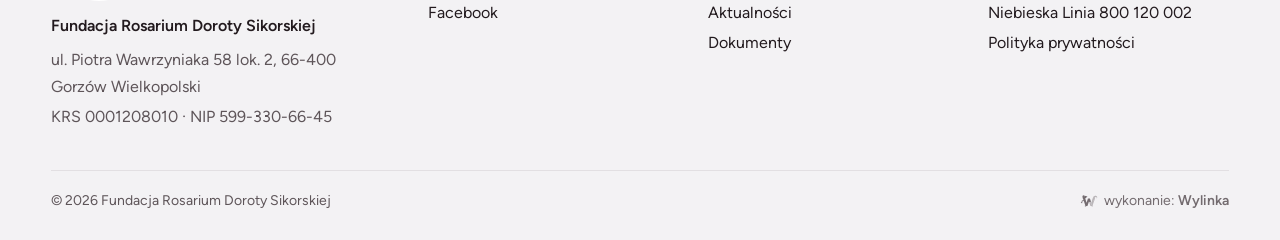
<file: o-fundacji/index.html>
<!doctype html>
<html lang="pl"><head><meta charset="utf-8"><meta name="viewport" content="width=device-width,initial-scale=1">
<title>O fundacji - Fundacja Rosarium Doroty Sikorskiej</title><meta name="description" content="Idea Rosarium, założycielka Dorota Sikorska, cele statutowe i dane rejestrowe: KRS 0001208010, NIP 599-330-66-45, Gorzów Wielkopolski."><meta name="robots" content="noindex,nofollow">
<link rel="canonical" href="https://wylinka-podglad.pl/rosarium-koncepcja/o-fundacji/">
<meta property="og:type" content="website"><meta property="og:locale" content="pl_PL"><meta property="og:site_name" content="Fundacja Rosarium Doroty Sikorskiej">
<meta property="og:title" content="O fundacji - Fundacja Rosarium Doroty Sikorskiej"><meta property="og:description" content="Idea Rosarium, założycielka Dorota Sikorska, cele statutowe i dane rejestrowe: KRS 0001208010, NIP 599-330-66-45, Gorzów Wielkopolski."><meta property="og:url" content="https://wylinka-podglad.pl/rosarium-koncepcja/o-fundacji/"><meta property="og:image" content="https://wylinka-podglad.pl/rosarium-koncepcja/img/zespol-sofa-1200.webp">
<meta name="theme-color" content="#B0245E">
<link rel="icon" href="../favicon.svg" type="image/svg+xml"><link rel="icon" href="../favicon-48.png" sizes="48x48" type="image/png"><link rel="apple-touch-icon" href="../apple-touch-icon.png">
<link rel="preload" href="../fonts/lora-rdzen.woff2" as="font" type="font/woff2" crossorigin><link rel="preload" href="../fonts/f-400-rdzen.woff2" as="font" type="font/woff2" crossorigin>
<style>@font-face{font-family:"Lora";font-style:normal;font-weight:400 700;font-display:swap;src:url(../fonts/lora-rdzen.woff2) format("woff2");unicode-range:U+0020-007E,U+00A0,U+00A9,U+00AB,U+00B0,U+00B7,U+00BB,U+00D3,U+00D7,U+00F3,U+2013-2014,U+2018-2019,U+201C-201E,U+2022,U+2026,U+20AC}@font-face{font-family:"Lora";font-style:normal;font-weight:400 700;font-display:swap;src:url(../fonts/lora-pl.woff2) format("woff2");unicode-range:U+0104-0107,U+0118-0119,U+0141-0144,U+015A-015B,U+0179-017C}@font-face{font-family:"Figtree";font-style:normal;font-weight:400;font-display:swap;src:url(../fonts/f-400-rdzen.woff2) format("woff2");unicode-range:U+0020-007E,U+00A0,U+00A9,U+00AB,U+00B0,U+00B7,U+00BB,U+00D3,U+00D7,U+00F3,U+2013-2014,U+2018-2019,U+201C-201E,U+2022,U+2026,U+20AC}@font-face{font-family:"Figtree";font-style:normal;font-weight:400;font-display:swap;src:url(../fonts/f-400-pl.woff2) format("woff2");unicode-range:U+0104-0107,U+0118-0119,U+0141-0144,U+015A-015B,U+0179-017C}@font-face{font-family:"Figtree";font-style:normal;font-weight:600;font-display:swap;src:url(../fonts/f-600-rdzen.woff2) format("woff2");unicode-range:U+0020-007E,U+00A0,U+00A9,U+00AB,U+00B0,U+00B7,U+00BB,U+00D3,U+00D7,U+00F3,U+2013-2014,U+2018-2019,U+201C-201E,U+2022,U+2026,U+20AC}@font-face{font-family:"Figtree";font-style:normal;font-weight:600;font-display:swap;src:url(../fonts/f-600-pl.woff2) format("woff2");unicode-range:U+0104-0107,U+0118-0119,U+0141-0144,U+015A-015B,U+0179-017C}
:root{--rose:#B0245E;--rose2:#8C1849;--wine:#3A0E22;--ink:#221A1E;--mut:#5E5559;--bg2:#F3F2F4;--line:#E2DFE2;--hf:"Lora",Georgia,serif;--bf:"Figtree",system-ui,-apple-system,"Segoe UI",sans-serif;--gut:clamp(16px,4vw,56px);--max:1440px}
*,*::before,*::after{box-sizing:border-box}
html{-webkit-text-size-adjust:100%;scroll-padding-top:80px}
body{margin:0;background:#fff;color:var(--ink);font:400 18px/1.65 var(--bf)}
img,svg{display:block;max-width:100%}img{height:auto}
a{color:var(--rose)}a:hover{color:var(--rose2)}
h1,h2,h3{font-family:var(--hf);font-weight:600;line-height:1.14;margin:0 0 .5em;color:var(--ink)}
h1{font-size:clamp(34px,4.4vw,62px);letter-spacing:-.01em}
h2{font-size:clamp(29px,3vw,46px);letter-spacing:-.005em}
h3{font-size:clamp(21px,1.6vw,25px);line-height:1.25}
p{margin:0 0 1em}
.wrap{max-width:var(--max);margin:0 auto;padding:0 var(--gut)}
.btn,.btn-sm{display:inline-flex;align-items:center;justify-content:center;min-height:52px;padding:0 26px;background:var(--rose);color:#fff;font:600 17.5px/1.1 var(--bf);text-decoration:none;border:2px solid var(--rose);border-radius:6px;cursor:pointer;transition:background .15s,color .15s}
.btn:hover{background:var(--rose2);border-color:var(--rose2);color:#fff}
.btn.white{background:#fff;color:var(--rose);border-color:#fff}.btn.white:hover{background:var(--wine);border-color:var(--wine);color:#fff}
.btn.line{background:transparent;color:#fff;border-color:rgba(255,255,255,.85)}.btn.line:hover{background:#fff;color:var(--wine)}
.btn.out{background:transparent;color:var(--rose);border-color:var(--rose)}.btn.out:hover{background:var(--rose);color:#fff}
.btn-sm{min-height:44px;padding:0 16px;font-size:16px}
.btns{display:flex;flex-wrap:wrap;gap:12px}
.top{position:sticky;top:0;z-index:50;background:#fff;border-bottom:1px solid var(--line)}
.top-in{max-width:var(--max);margin:0 auto;padding:0 var(--gut);height:76px;display:flex;align-items:center;gap:24px}
.brand{display:flex;align-items:center;gap:10px;text-decoration:none;color:var(--ink);margin-right:auto}
.brand img{width:52px;height:auto;flex:none}
.brand span{display:flex;flex-direction:column;line-height:1}
.brand b{font:600 23px/1 var(--hf)}
.brand small{font-size:14px;color:var(--mut);margin-top:4px}
.menu{display:flex;align-items:center;gap:6px}
.menu a{color:var(--ink);text-decoration:none;font-weight:600;font-size:16.5px;padding:8px 12px;border-radius:6px}
.menu a:hover{color:var(--rose)}
.menu a[aria-current=page]{color:var(--rose);background:#F7E6EE}
.menu .menu-cta{background:var(--rose);color:#fff;margin-left:10px;padding:12px 20px}
.menu .menu-cta:hover,.menu .menu-cta[aria-current=page]{background:var(--rose2);color:#fff}
.burger{display:none;width:48px;height:48px;border:0;background:none;cursor:pointer;position:relative;margin-right:-10px}
.burger span,.burger span::before,.burger span::after{position:absolute;left:12px;width:24px;height:2px;background:var(--ink);content:"";transition:transform .2s}
.burger span{top:23px}.burger span::before{top:-8px;left:0}.burger span::after{top:8px;left:0}
.menu-open .burger span{background:transparent}.menu-open .burger span::before{transform:translateY(8px) rotate(45deg)}.menu-open .burger span::after{transform:translateY(-8px) rotate(-45deg)}
@media (max-width:1080px){
 .top-in{height:64px}.brand img{width:44px}.brand b{font-size:20px}.brand small{font-size:13px}
 .burger{display:block}
 .menu{display:none;position:fixed;top:64px;left:0;right:0;bottom:0;background:#fff;flex-direction:column;align-items:stretch;gap:0;padding:8px var(--gut) 24px;overflow:auto}
 .menu-open .menu{display:flex}
 .menu a{font:600 26px/1.2 var(--hf);padding:14px 4px;border-bottom:1px solid var(--line);border-radius:0}
 .menu a[aria-current=page]{background:none}
 .menu .menu-cta{margin:20px 0 0;text-align:center;padding:16px;border-radius:6px;font:600 20px/1.2 var(--bf)}
}
/* HERO: zdjecia na spad, tekst na zdjeciu w winnym przejsciu */
.hero{position:relative;color:#fff;background:var(--wine);overflow:hidden}
.hero .ph{display:grid;grid-template-columns:minmax(0,1.35fr) minmax(0,.75fr) minmax(0,1fr);height:min(calc(100svh - 76px),820px);min-height:580px}
.hero .ph a,.hero .ph img{width:100%;height:100%}
.hero .ph img{object-fit:cover}
.hero::after{content:"";position:absolute;inset:0;background:linear-gradient(90deg,rgba(58,14,34,.94) 0%,rgba(58,14,34,.86) 36%,rgba(58,14,34,.2) 52%,rgba(58,14,34,0) 60%);pointer-events:none}
.hero-txt{position:absolute;z-index:2;left:max(var(--gut),calc((100vw - var(--max))/2 + var(--gut)));top:50%;transform:translateY(-50%);width:min(640px,41%)}
.hero-txt h1{color:#fff;margin-bottom:20px}
.hero-txt p{font-size:clamp(18px,1.35vw,21px);line-height:1.6;margin:0 0 28px;color:#F6EAF0}
.hero-txt .sp{width:54px;height:54px;color:#F2A7C3;margin-bottom:22px}
.hero .m{display:none}
@media (max-width:900px){
 .hero{min-height:calc(100svh - 65px);display:flex;flex-direction:column;justify-content:flex-end}
 .hero .ph{display:none}
 .hero .m{display:block;position:absolute;inset:0}
 .hero .m img{width:100%;height:100%;object-fit:cover;object-position:50% 70%}
 .hero::after{background:linear-gradient(180deg,rgba(58,14,34,.15) 0%,rgba(58,14,34,.35) 30%,rgba(58,14,34,.9) 58%,rgba(58,14,34,.97) 100%)}
 .hero-txt{position:relative;left:auto;top:auto;transform:none;width:auto;padding:28px 16px 28px}
 .hero-txt h1{font-size:clamp(29px,7.9vw,38px);margin-bottom:12px}
 .hero-txt p{font-size:16.5px;margin-bottom:24px}
 .hero-txt .sp{width:40px;height:40px;margin-bottom:14px}
 .hero-txt .btn{flex:1 1 auto;padding:0 12px;font-size:16.5px}
}
.sec{padding:clamp(56px,7vw,112px) 0}
.sec.grey{background:var(--bg2)}
.lead{font-size:clamp(19px,1.5vw,22px);line-height:1.6;max-width:44em}
.small{font-size:15.5px;color:var(--mut)}
.idea{display:grid;grid-template-columns:minmax(0,1.5fr) minmax(0,1fr);gap:clamp(32px,6vw,120px);align-items:center}
.idea blockquote{margin:0;font:500 clamp(25px,2.5vw,38px)/1.35 var(--hf);color:var(--ink)}
.idea .src{margin-top:20px;color:var(--mut)}
.idea .rose{width:100%;max-width:420px;justify-self:center}
.ways{list-style:none;margin:0;padding:0;display:grid;grid-template-columns:repeat(3,minmax(0,1fr));gap:40px clamp(28px,3vw,56px)}
.ways li{position:relative;padding-left:58px}
.ways .sp{position:absolute;left:0;top:2px;width:40px;height:40px;color:var(--rose)}
.ways h3{margin-bottom:8px}
.ways p{margin:0;color:var(--mut);font-size:17px}
.head{display:grid;grid-template-columns:minmax(0,1fr) minmax(0,1fr);gap:20px 64px;align-items:end;margin-bottom:clamp(30px,3.4vw,52px)}
.head h2{margin:0}.head p{margin:0;color:var(--mut)}
.proj{display:grid;grid-template-columns:minmax(0,1fr) minmax(0,1fr);gap:clamp(32px,5vw,96px);align-items:center}
.proj .pics{display:grid;grid-template-columns:minmax(0,1fr) minmax(0,1fr);gap:12px}
.proj .pics img{width:100%;aspect-ratio:3/4;object-fit:cover;border-radius:6px}
.proj .dates{display:flex;flex-wrap:wrap;gap:8px 28px;margin:20px 0 0;padding:16px 0 0;border-top:1px solid var(--line);font-size:16px}
.proj .dates b{display:block;font:600 22px/1.2 var(--hf);color:var(--rose)}
.wine{background:var(--wine);color:#F2E4EA;position:relative;overflow:hidden}
.wine h2,.wine h3{color:#fff}
.wine a{color:#fff}
.wine .sp-big{position:absolute;right:-6vw;top:50%;width:min(52vw,720px);transform:translateY(-50%);color:#F2A7C3;opacity:.22}
.help{position:relative;display:grid;grid-template-columns:repeat(3,minmax(0,1fr));gap:24px;margin-top:36px}
.help div{border-top:2px solid #F2A7C3;padding-top:16px}
.help b{display:block;font-weight:600;color:#F2C7D7;font-size:16px;margin-bottom:6px}
.help a{font:600 clamp(30px,3vw,44px)/1.1 var(--hf);text-decoration:none}
.help span{display:block;font-size:16px;margin-top:6px;color:#E6D3DB}
.cards{display:grid;grid-template-columns:repeat(3,minmax(0,1fr));gap:clamp(20px,2.4vw,40px)}
.card .ph{aspect-ratio:4/3;overflow:hidden;border-radius:6px;background:#E7E4E7;margin-bottom:16px}
.card .ph img{width:100%;height:100%;object-fit:cover}
.card time{display:block;color:var(--rose);font-weight:600;font-size:15.5px;margin-bottom:6px}
.card p{margin:0;color:var(--mut);font-size:17px}
@media (max-width:900px){.cards.strip{display:flex;overflow-x:auto;scroll-snap-type:x mandatory;gap:16px;padding-bottom:8px}.cards.strip>*{flex:0 0 82%;scroll-snap-align:start}}
.band{background:var(--rose);color:#fff;padding:clamp(52px,6vw,96px) 0;position:relative;overflow:hidden}
.band .in{display:grid;grid-template-columns:minmax(0,1.4fr) auto;gap:24px 64px;align-items:center;position:relative}
.band h2{color:#fff;margin-bottom:12px}.band p{margin:0;font-size:clamp(18px,1.4vw,21px);max-width:40em}
.band .sp-big{position:absolute;left:-8vw;top:-40%;width:min(46vw,620px);color:#fff;opacity:.13}
.phead{padding:clamp(40px,5vw,84px) 0 clamp(32px,4vw,56px);background:var(--bg2);position:relative;overflow:hidden}
.phead .wrap{position:relative}
.phead h1{max-width:19em;margin-bottom:14px}.phead .lead{margin:0;color:var(--ink)}
.phead .sp-big{position:absolute;right:-60px;top:-80px;width:340px;color:var(--rose);opacity:.16}
.cols{display:grid;grid-template-columns:minmax(0,1.25fr) minmax(0,1fr);gap:clamp(32px,5vw,96px);align-items:start}
.prose{max-width:46em}
.prose h2{font-size:clamp(26px,2.5vw,38px);margin-top:1.3em}.prose h2:first-child{margin-top:0}
.prose ul{padding-left:1.2em}.prose li{margin-bottom:.45em}
.facts{list-style:none;margin:0;padding:0;border-top:2px solid var(--rose)}
.facts li{display:grid;grid-template-columns:minmax(0,10em) minmax(0,1fr);gap:16px;padding:13px 0;border-bottom:1px solid var(--line);font-size:17px}
.facts b{font-weight:600;color:var(--mut)}
.list{list-style:none;margin:0;padding:0;border-top:2px solid var(--rose)}
.list li{display:grid;grid-template-columns:minmax(0,9em) minmax(0,1fr) minmax(0,170px);gap:24px;padding:22px 0;border-bottom:1px solid var(--line);align-items:start}
.list time{font-weight:600;color:var(--rose)}
.list h3{margin-bottom:6px}.list p{margin:0;color:var(--mut);font-size:17px}
.list img{width:170px;aspect-ratio:4/3;object-fit:cover;border-radius:6px}
.acct{background:var(--bg2);border-radius:8px;border-left:5px solid var(--rose);padding:clamp(22px,3vw,36px)}
.acct dl{margin:0;display:grid;grid-template-columns:minmax(0,9em) minmax(0,1fr);gap:10px 18px;font-size:17px}
.acct dt{color:var(--mut);font-weight:600}.acct dd{margin:0}
.helpbox{background:var(--wine);color:#F2E4EA;border-radius:8px;padding:clamp(22px,3vw,32px)}
.helpbox h2,.helpbox h3{color:#fff}.helpbox a{color:#fff;font-weight:600}
.form{display:grid;gap:16px}
.f-2{display:grid;grid-template-columns:minmax(0,1fr) minmax(0,1fr);gap:16px}
.f-row label{display:block;font-weight:600;font-size:16px;margin-bottom:6px}
.f-row input,.f-row select,.f-row textarea{width:100%;font:inherit;font-size:17px;padding:12px 14px;border:1.5px solid #A79DA2;background:#fff;color:var(--ink);border-radius:6px}
.f-row input:focus,.f-row select:focus,.f-row textarea:focus{outline:3px solid rgba(176,36,94,.22);border-color:var(--rose)}
.f-check{display:flex;gap:12px;align-items:flex-start;font-size:15.5px;color:var(--mut)}
.f-check input{width:22px;height:22px;margin-top:2px;accent-color:var(--rose);flex:none}
.f-status{margin:0;font-weight:600;min-height:1.6em}.f-status.ok{color:#17663A}.f-status.err{color:var(--rose2)}
.form .btn{justify-self:start}
.map{border-radius:8px}
.docs{list-style:none;margin:0;padding:0;border-top:2px solid var(--rose)}
.docs li{display:flex;justify-content:space-between;gap:16px;flex-wrap:wrap;padding:16px 0;border-bottom:1px solid var(--line)}
.docs b{font-weight:600}.docs span{color:var(--mut);font-size:16px}
.gal{display:grid;grid-template-columns:repeat(4,minmax(0,1fr));gap:10px}
.gal img{width:100%;aspect-ratio:1/1;object-fit:cover;border-radius:6px}
@media (max-width:900px){
 .idea,.proj,.head,.cols,.band .in{grid-template-columns:minmax(0,1fr)}
 .idea .rose{max-width:240px;justify-self:start;order:-1}
 .ways{grid-template-columns:minmax(0,1fr);gap:28px}
 .help{grid-template-columns:minmax(0,1fr)}
 .cards{grid-template-columns:minmax(0,1fr)}
 .list li{grid-template-columns:minmax(0,1fr);gap:6px}.list img{width:100%;max-width:420px}
 .facts li,.acct dl{grid-template-columns:minmax(0,1fr);gap:2px}.acct dd{margin-bottom:8px}
 .f-2{grid-template-columns:minmax(0,1fr)}
 .gal{grid-template-columns:repeat(2,minmax(0,1fr))}
}
@media (min-width:901px) and (max-width:1200px){.ways{grid-template-columns:repeat(2,minmax(0,1fr))}}
@media (min-width:1900px){:root{--max:1760px}body{font-size:19px}.hero .ph{height:min(calc(100svh - 76px),960px)}}
.foot{background:var(--bg2);color:var(--mut);font-size:16px;padding:52px 0 28px;border-top:1px solid var(--line)}
.foot .in{display:grid;grid-template-columns:minmax(0,1.4fr) repeat(3,minmax(0,1fr));gap:28px 40px}
.foot strong{display:block;color:var(--ink);font-weight:600;margin-bottom:8px}
.foot p{margin:0 0 4px}
.foot a{color:var(--ink);text-decoration:none;overflow-wrap:anywhere}.foot a:hover{color:var(--rose)}
.foot .logo-f{width:96px;height:96px;border-radius:50%;margin-bottom:12px}
.foot .bottom{display:flex;flex-wrap:wrap;justify-content:space-between;gap:10px 24px;align-items:center;margin-top:36px;padding-top:18px;border-top:1px solid var(--line);font-size:14px}
.foot .bottom .wylinka-badge{font-size:1em;white-space:nowrap;color:var(--mut)}
@media (max-width:900px){.foot .in{grid-template-columns:minmax(0,1fr) minmax(0,1fr)}.foot .in>div:first-child{grid-column:1/-1}}

.lbox{position:fixed;inset:0;z-index:100;background:rgba(10,10,12,.94);display:none;align-items:center;justify-content:center;flex-direction:column;padding:56px 12px 24px}
.lbox.on{display:flex}
.lbox img{max-width:min(100%,1100px);max-height:calc(100vh - 140px);width:auto;height:auto;object-fit:contain}
.lbox p{color:#e9e9ee;font-size:15px;margin:12px 0 0;text-align:center;max-width:60ch}
.lbox button{position:absolute;background:none;border:0;color:#fff;font-size:44px;line-height:1;cursor:pointer;width:56px;height:56px}
.lb-x{top:6px;right:6px}.lb-p{left:4px;top:50%;margin-top:-28px}.lb-n{right:4px;top:50%;margin-top:-28px}
a.lb{display:block;cursor:zoom-in}
.cookies{position:fixed;left:12px;right:12px;bottom:12px;z-index:90;max-width:640px;margin:0 auto;background:#fff;color:#1b1c20;border:1px solid #d9dbe0;box-shadow:0 8px 30px rgba(0,0,0,.18);padding:12px 14px;display:flex;flex-wrap:wrap;gap:8px 12px;align-items:center;font-size:14px;line-height:1.45}
.cookies[hidden]{display:none}
.cookies p{margin:0;flex:1 1 280px}
.cookies a{color:inherit}
.cookies button{font:inherit;font-weight:600;padding:10px 14px;min-height:44px;border:1px solid #1b1c20;background:#fff;color:#1b1c20;cursor:pointer}
.cookies button.yes{background:#1b1c20;color:#fff}
.map{position:relative;aspect-ratio:16/10;background:#e7e8ec;overflow:hidden}
.map iframe{position:absolute;inset:0;width:100%;height:100%;border:0}
.map .nomap{position:absolute;inset:0;display:flex;flex-direction:column;align-items:center;justify-content:center;text-align:center;padding:20px;gap:10px;font-size:15px}
.hp{position:absolute!important;left:-9999px!important;width:1px;height:1px;overflow:hidden}
.skip{position:absolute;left:-9999px;top:0}.skip:focus{left:12px;top:12px;z-index:200;background:#fff;color:#000;padding:10px 14px}
.wylinka-badge{display:inline-flex;align-items:center;gap:.4em;color:inherit;text-decoration:none;font-size:.875em;line-height:1;opacity:.85}
.wylinka-badge:hover,.wylinka-badge:focus-visible{opacity:1}
.wylinka-badge:focus-visible{outline:2px solid currentColor;outline-offset:3px;border-radius:2px}
.wylinka-badge svg{width:18px;height:18px;flex:none;overflow:visible}
.wylinka-badge b{font-weight:600}
.wylinka-badge .wy-old{opacity:.45;transform-origin:40px 30px;transition:transform .32s cubic-bezier(.3,.7,.4,1),opacity .32s ease-out}
.wylinka-badge .wy-pod{opacity:0;transition:opacity .2s ease-out .08s}
.wylinka-badge:hover .wy-old,.wylinka-badge:focus-visible .wy-old{transform:translate(9px,7px) rotate(9deg);opacity:0}
.wylinka-badge:hover .wy-pod,.wylinka-badge:focus-visible .wy-pod{opacity:1}
@media (prefers-reduced-motion:reduce){.wylinka-badge .wy-old,.wylinka-badge .wy-pod{transition:none}.wylinka-badge:hover .wy-old,.wylinka-badge:focus-visible .wy-old{transform:none;opacity:.45}.wylinka-badge:hover .wy-pod,.wylinka-badge:focus-visible .wy-pod{opacity:0}}</style><script type="application/ld+json">{"@context":"https://schema.org","@type":"NGO","@id":"https://wylinka-podglad.pl/rosarium-koncepcja/#fundacja","name":"Fundacja Rosarium Doroty Sikorskiej","alternateName":"Fundacja Rosarium","url":"https://wylinka-podglad.pl/rosarium-koncepcja/","logo":"https://wylinka-podglad.pl/rosarium-koncepcja/logo.png","image":"https://wylinka-podglad.pl/rosarium-koncepcja/img/zespol-sofa-1200.webp","description":"Fundacja z Gorzowa Wielkopolskiego wspierająca osoby i rodziny wykluczone społecznie i zagrożone wykluczeniem: praca środowiskowa, diagnozy społeczne, konsultacje, grupy samopomocowe, pomoc osobom doznającym przemocy.","foundingDate":"2025","founder":{"@type":"Person","name":"Dorota Sikorska"},"address":{"@type":"PostalAddress","streetAddress":"ul. Piotra Wawrzyniaka 58 lok. 2","postalCode":"66-400","addressLocality":"Gorzów Wielkopolski","addressCountry":"PL"},"telephone":"+48506141734","email":"dorotasikorska73@gmail.com","taxID":"5993306645","sameAs":["https://www.facebook.com/profile.php?id=61591479943344"],"identifier":[{"@type":"PropertyValue","propertyID":"KRS","value":"0001208010"},{"@type":"PropertyValue","propertyID":"NIP","value":"5993306645"}],"areaServed":"Gorzów Wielkopolski"}</script><script type="application/ld+json">{"@context":"https://schema.org","@type":"BreadcrumbList","itemListElement":[{"@type":"ListItem","position":1,"name":"Strona główna","item":"https://wylinka-podglad.pl/rosarium-koncepcja/"},{"@type":"ListItem","position":2,"name":"O fundacji","item":"https://wylinka-podglad.pl/rosarium-koncepcja/o-fundacji/"}]}</script>
</head><body class="">
<a class="skip" href="#tresc">Przejdź do treści</a>
<header class="top"><div class="top-in">
<a class="brand" href="../"><img src="../img/roza-96.webp" srcset="../img/roza-96.webp 96w, ../img/roza-200.webp 200w" sizes="52px" width="52" height="43" alt=""><span><b>Fundacja Rosarium</b><small>Doroty Sikorskiej</small></span></a>
<nav id="menu" class="menu" aria-label="Menu główne"><a href="../o-fundacji/" aria-current="page">O fundacji</a><a href="../dzialania/">Działania</a><a href="../aktualnosci/">Aktualności</a><a href="../dokumenty/">Dokumenty</a><a href="../kontakt/">Kontakt</a><a class="menu-cta" href="../wesprzyj/">Wesprzyj</a></nav>
<button class="burger" type="button" aria-expanded="false" aria-controls="menu" aria-label="Menu"><span></span></button>
</div></header>
<main id="tresc"><svg width="0" height="0" style="position:absolute" aria-hidden="true"><symbol id="sp" viewBox="0 0 100 100"><path d="M50.0 48.0 L50.6 47.5 L51.4 47.2 L52.4 47.2 L53.4 47.4 L54.5 48.1 L55.3 49.1 L56.0 50.4 L56.3 51.9 L56.2 53.6 L55.6 55.3 L54.5 57.0 L53.0 58.3 L51.0 59.4 L48.7 59.9 L46.3 59.9 L43.8 59.2 L41.4 57.9 L39.3 56.0 L37.6 53.5 L36.6 50.6 L36.2 47.4 L36.7 44.0 L38.0 40.8 L40.1 37.8 L42.9 35.3 L46.4 33.5 L50.3 32.6 L54.5 32.6 L58.7 33.6 L62.6 35.6 L66.1 38.6 L68.8 42.4 L70.6 46.8 L71.4 51.7 L70.9 56.8 L69.3 61.8 L66.4 66.3 L62.5 70.1 L57.7 73.0 L52.2 74.8 L46.4 75.2 L40.4 74.2 L34.8 71.8 L29.7 68.0 L25.6 63.1 L22.7 57.3 L21.2 50.8 L21.2 44.0 L22.9 37.2 L26.1 30.9 L30.8 25.5 L36.8 21.2 L43.7 18.3 L51.2 17.2 L58.9 17.8 L66.4 20.2 L73.2 24.4 L79.0 30.1 L83.3 37.2 L86.0 45.1 L86.7 53.6 L85.4 62.2 L82.1 70.4 L76.9 77.6 L70.1 83.6 L61.9 87.9 L52.9 90.2 L43.4 90.3 L34.1 88.2 L25.3 84.0" fill="none" stroke="currentColor" stroke-width="7" stroke-linecap="round"/></symbol><symbol id="spb" viewBox="0 0 100 100"><path d="M50.0 48.0 L50.5 47.6 L51.1 47.4 L51.8 47.3 L52.6 47.4 L53.4 47.7 L54.1 48.2 L54.8 49.0 L55.3 49.9 L55.7 51.0 L55.8 52.2 L55.6 53.5 L55.1 54.8 L54.3 56.1 L53.2 57.2 L51.9 58.1 L50.3 58.7 L48.5 59.0 L46.7 58.9 L44.8 58.5 L43.0 57.6 L41.3 56.4 L39.9 54.8 L38.7 52.8 L38.0 50.6 L37.7 48.2 L37.9 45.7 L38.5 43.3 L39.7 40.9 L41.4 38.8 L43.6 36.9 L46.1 35.5 L48.9 34.7 L52.0 34.3 L55.1 34.6 L58.2 35.5 L61.1 37.0 L63.7 39.2 L65.9 41.8 L67.6 44.9 L68.7 48.4 L69.0 52.1 L68.7 55.8 L67.6 59.5 L65.7 63.0 L63.2 66.1 L60.0 68.7 L56.3 70.7 L52.3 72.0 L47.9 72.4 L43.5 72.0 L39.2 70.7 L35.2 68.6 L31.6 65.6 L28.5 62.0 L26.2 57.7 L24.8 53.0 L24.2 48.1 L24.7 43.0 L26.1 38.1 L28.5 33.5 L31.9 29.3 L36.0 25.8 L40.8 23.2 L46.1 21.5 L51.7 20.9 L57.4 21.3 L62.9 22.9 L68.2 25.6 L72.9 29.3 L76.8 33.9 L79.8 39.2 L81.7 45.1 L82.5 51.3 L82.0 57.6 L80.3 63.9 L77.4 69.7 L73.4 74.9 L68.4 79.3 L62.5 82.7 L56.0 84.9 L49.2 85.9 L42.2 85.4 L35.3 83.6 L28.9 80.5 L23.1 76.2 L18.2 70.7 L14.4 64.3 L11.9 57.3 L10.8 49.8 L11.2 42.1 L13.0 34.6 L16.3 27.5 L21.0 21.2 L26.9 15.8 L33.8 11.6 L41.4 8.7 L49.5 7.4 L57.8 7.7 L66.0 9.6 L73.7 13.1 L80.6 18.1 L86.6 24.4 L91.2 31.7 L94.4 39.9 L95.9 48.7 L95.7 57.6 L93.8 66.5 L90.1 74.8 L84.9 82.4 L78.2 88.8" fill="none" stroke="currentColor" stroke-width="1.1" stroke-linecap="round"/></symbol></svg><section class="phead"><svg class="sp-big" viewBox="0 0 100 100" aria-hidden="true"><use href="#spb"/></svg><div class="wrap"><h1>O Fundacji Rosarium Doroty Sikorskiej</h1><p class="lead">Wspieramy osoby wykluczone społecznie i zagrożone wykluczeniem oraz podejmujemy inicjatywy dla lokalnej społeczności Gorzowa Wielkopolskiego.</p></div></section>
<section class="sec"><div class="wrap cols">
<div class="prose">
<h2>Skąd nazwa</h2>
<p>Rosarium to ogród różany. Z niepozornego, kolczastego krzaka, przy odpowiedniej trosce i mądrej opiece, wyrastają piękne kwiaty. Wierzymy, że przy właściwym wsparciu można tak samo odmienić życie ludzi i rodzin dotkniętych wykluczeniem.</p>
<h2>Kto stoi za fundacją</h2>
<p>Fundację założyła Dorota Sikorska, która od lat pomaga osobom w kryzysie w Gorzowie, m.in. jako prezes Fundacji Tomka Manikowskiego „Dogonić Marzenia” i członkini Gorzowskiej Rady Działalności Pożytku Publicznego w kadencji 2025-2028. Fundacja została wpisana do KRS 28 listopada 2025 roku.</p>
<h2>Cele statutowe</h2>
<p>Głównym celem fundacji jest wspieranie osób wykluczonych społecznie oraz zagrożonych wykluczeniem i szeroko rozumiane inicjatywy prospołeczne, m.in.:</p>
<ul><li>pomoc rodzinom i osobom w trudnej sytuacji życiowej oraz wyrównywanie ich szans,</li><li>integracja i reintegracja zawodowa i społeczna,</li><li>ochrona i promocja zdrowia, przeciwdziałanie uzależnieniom i patologiom społecznym,</li><li>działalność na rzecz rodziny, macierzyństwa, rodzicielstwa i ochrony praw dziecka,</li><li>działalność na rzecz osób z niepełnosprawnościami,</li><li>promocja i organizacja wolontariatu.</li></ul>
</div>
<aside>
<ul class="facts">
<li><b>Pełna nazwa</b><span>Fundacja Rosarium Doroty Sikorskiej</span></li>
<li><b>Siedziba</b><span>ul. Piotra Wawrzyniaka 58 lok. 2, 66-400 Gorzów Wielkopolski</span></li>
<li><b>Wpis do KRS</b><span>28.11.2025</span></li>
<li><b>Prezeska zarządu</b><span>Dorota Sikorska</span></li>
<li><b>KRS</b><span>0001208010</span></li>
<li><b>NIP</b><span>599-330-66-45</span></li>
<li><b>Nadzór</b><span>Ministerstwo Rodziny, Pracy i Polityki Społecznej</span></li>
</ul>
<div style="margin-top:28px"><a class="lb" href="../img/zespol-sofa-1200.webp" data-w="1200" data-h="1138"><img src="../img/zespol-sofa-560.webp" srcset="../img/zespol-sofa-360.webp 360w, ../img/zespol-sofa-560.webp 560w, ../img/zespol-sofa-800.webp 800w, ../img/zespol-sofa-1200.webp 1200w" sizes="(min-width:901px) 38vw, 100vw" width="1200" height="1138" alt="Zespół Fundacji Rosarium" loading="lazy" decoding="async"></a></div>
</aside>
</div></section></main>
<footer class="foot"><div class="wrap">
<div class="in">
<div><img src="../img/logo-400.webp" srcset="../img/logo-200.webp 200w, ../img/logo-400.webp 400w, ../img/logo-800.webp 800w" sizes="96px" width="800" height="800" alt="Logo Fundacji Rosarium" class="logo-f" loading="lazy" decoding="async"><strong>Fundacja Rosarium Doroty Sikorskiej</strong><p>ul. Piotra Wawrzyniaka 58 lok. 2, 66-400 Gorzów Wielkopolski</p><p>KRS 0001208010 · NIP 599-330-66-45</p></div>
<div><strong>Kontakt</strong><p><a href="tel:+48506141734">506 141 734</a></p><p><a href="mailto:dorotasikorska73@gmail.com">dorotasikorska73@gmail.com</a></p><p><a href="https://www.facebook.com/profile.php?id=61591479943344" rel="noopener">Facebook</a></p></div>
<div><strong>Fundacja</strong><p><a href="../o-fundacji/">O fundacji</a></p><p><a href="../dzialania/">Działania</a></p><p><a href="../aktualnosci/">Aktualności</a></p><p><a href="../dokumenty/">Dokumenty</a></p></div>
<div><strong>Pomoc</strong><p><a href="../wesprzyj/">Wesprzyj fundację</a></p><p><a href="../kontakt/">Napisz do nas</a></p><p><a href="tel:800120002">Niebieska Linia 800 120 002</a></p><p><a href="../polityka-prywatnosci/">Polityka prywatności</a></p></div>
</div>
<div class="bottom"><span>© 2026 Fundacja Rosarium Doroty Sikorskiej</span><a class="wylinka-badge" href="https://wylinka.pl/?utm_source=fundacjarosarium.pl&amp;utm_medium=stopka&amp;utm_campaign=wykonanie" rel="noopener" title="Strona wykonana przez Wylinka"><svg viewBox="0 0 64 64" aria-hidden="true" focusable="false" fill="currentColor"><path d="M9.8 22.8l-1.2-7.9 2.2-3.7 15.5 4.6-.5 1.5-7.2 5.5 4.7 15.6 5-15.6 7 0 4.1 12.7-4.2-.9-2.6 1.8-.8-2.2-5.3 15.6-4.3 0 .4 .2-2.1 2.8-1.3-1.1 1.1-1.4-3.1 .2-.1-1.7 2.2-.1-5.7-16.5-4.8 .6-.8 3.1 0 .5-.3 .5 .8 2.2-1.6 .5-.4-1.3-.8 1.6-1.5-.8 .8-1.6-1.4 .6-.6-1.6 2.3-.8 .2-.4 1.3-4.8 5.9-.8-2.4-6.9zM15.2 13.7l-.1-.4-.4 .8-.1 .8 .1 1 .1 .4 .3 .7 .3-.9 .1-.7 0-.8z"/><path class="wy-pod" d="M37.1 49.8l-4.5-13.3 2.6-1.8 4.2 .9 .9 2.8 3-9.7 0-.5 .1-.8 3.2-8.4 .5-1 .6-1 .9-1.1 1.3-1 1.1-.7 1.4-.5 1.4-.3 .7 0 .9 0 1.2 .3 1.4 .6 .8 .5 .7 .7 .6 .7 .5 .9 .3 .9 .1 .9 0 .8-.2 .9-.5 .9-.5 .6-.7 .5-.7 .3-.1-.1 0-.1 .5-.5 .3-.7 .2-.5 0-.6-.1-.6-.3-.7-.4-.5-.4-.4-.5-.3-.6-.3-.7 0-.7 .1-.6 .1-.5 .4-.5 .5-.3 .5-.2 .7-.1 1.5-1.4 5.1-.8 3.3-.3 .7-.5 .7-6 17.5 1.9 .1-.1 1.7-3.1-.2 1.1 1.4-1.3 1.1-2.1-2.8 .4-.2z"/><path class="wy-old" d="M40.8 50l.4-.2-4.1 0-4.2-12.5 2.5-1.7 4.3 .9 .6 1.9 .6-1.6 0-.3 2.4-7.8 0-.5 .1-.8 3.2-8.4 .4-.8 .6-.9 .9-1.2 .9-.9 1.3-.8 1.4-.6 1.2-.3 1.4-.1 1.3 .1 .6 .2 .8 .3 1.1 .6 .9 .7 .7 .9 .5 .9 .3 .9 .1 1.1-.1 .9-.3 .9-.4 .7-.6 .7-.6 .4-.6 .2-.1-.1 0-.1 .5-.5 .3-.7 .2-.5 0-.5-.1-.6-.2-.6-.3-.5-.4-.5-.5-.3-.6-.3-.7-.1-.6 0-.6 .1-.6 .3-.6 .5-.3 .4-.2 .5-.1 .5-.1 1.5-1.4 5.1-.8 3.3-.3 .7-.5 .7-6 17.5 1.9 .1-.1 1.7-3.1-.2 1.1 1.4-1.3 1.1zM49.6 17.1l.6 1.7-1.5 1.9 .4 .4 1.8-2.1-.7-2.1zM48.1 28.3l.5 1.8-1.7 1.8 .4 .4 1.9-2-.6-2.2zM37.9 41.7l1.7-1.5-.4-.4-1.7 1.4zM42.6 38.7l-1.5 2.8 1.1 2-1.3 2.6 .5 .2 1.5-2.8-1.1-2 1.4-2.5z"/></svg><span>wykonanie: <b>Wylinka</b></span></a></div>
</div></footer>
<div class="cookies" id="cookies" hidden><p>Strona nie używa plików cookies do śledzenia. Mapa Google na stronie kontaktu ładuje się dopiero po Twojej zgodzie. <a href="../polityka-prywatnosci/">Polityka prywatności</a></p><button type="button" data-zgoda="nie">Tylko niezbędne</button><button type="button" class="yes" data-zgoda="tak">Zgadzam się</button></div><script>try{if(!localStorage.getItem('zgoda'))document.getElementById('cookies').hidden=false}catch(e){document.getElementById('cookies').hidden=false}</script>
<script defer src="../app.js"></script>
</body></html>
</file>
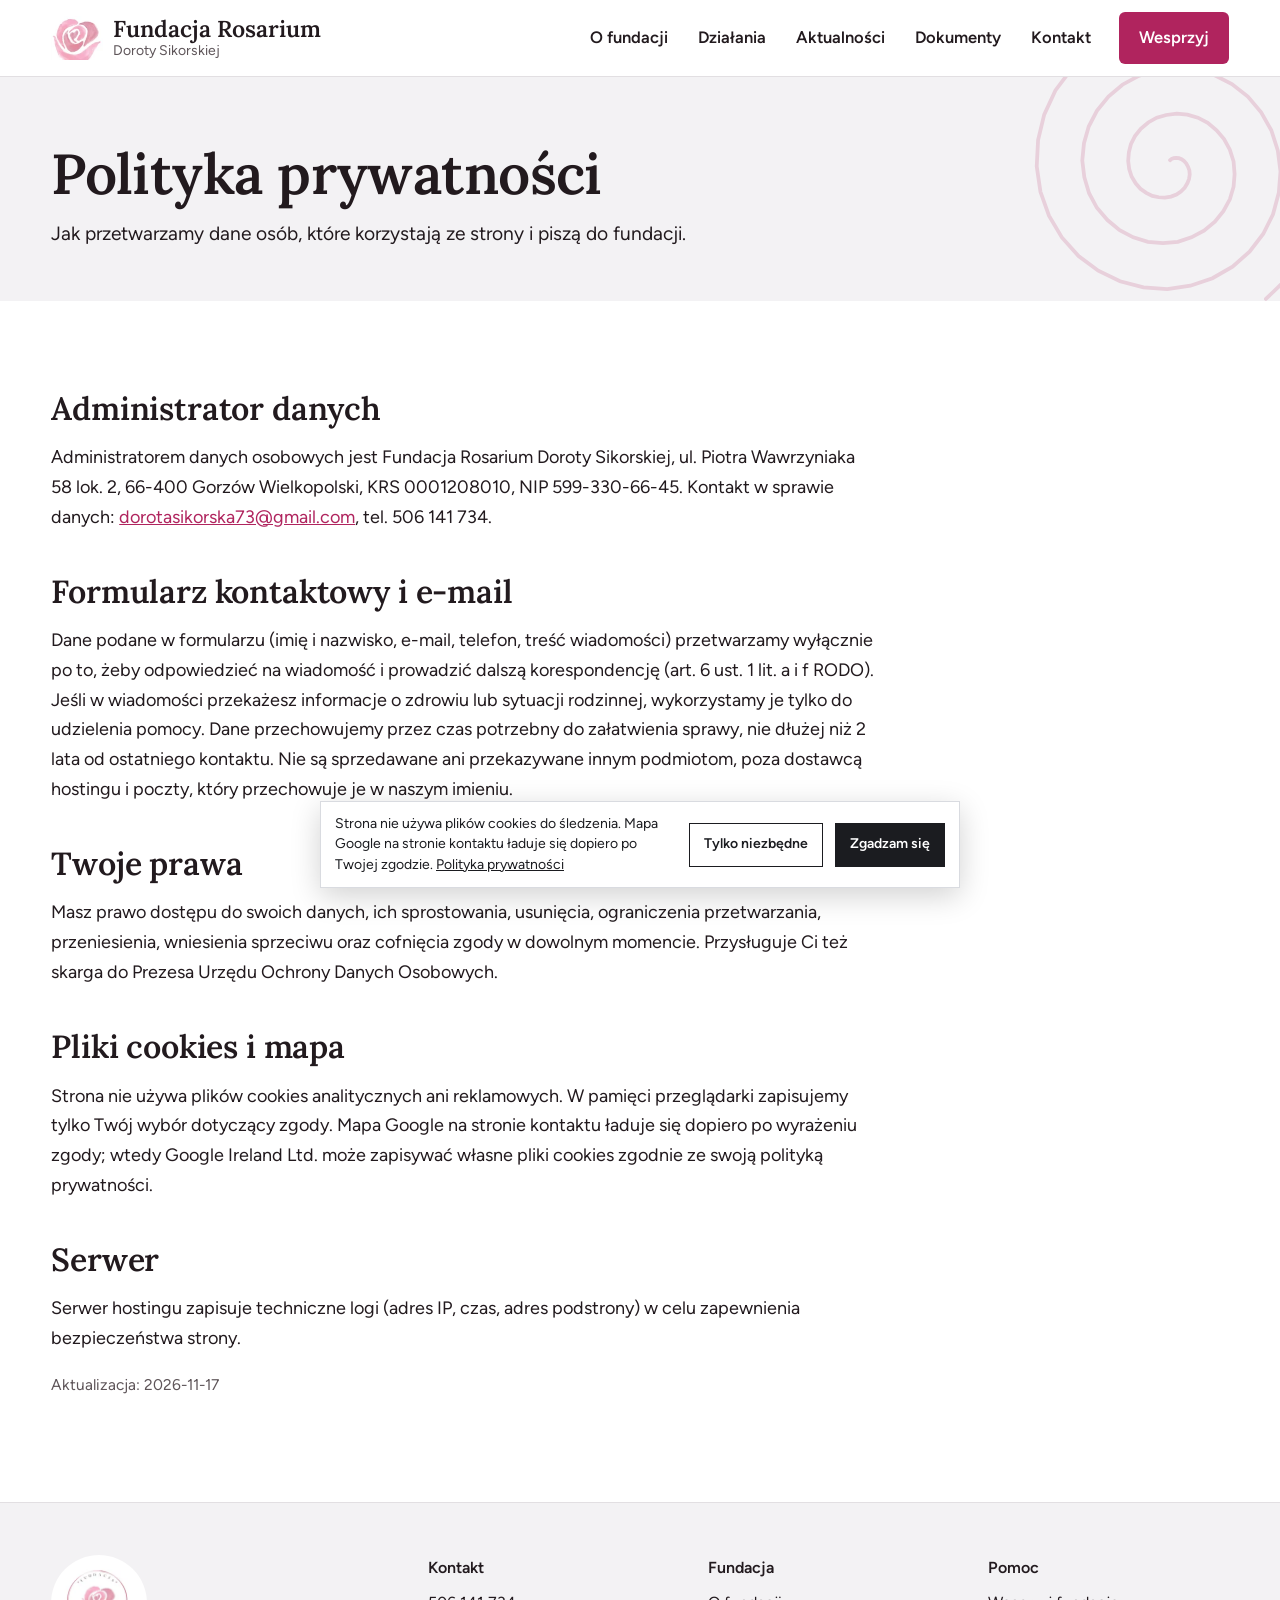
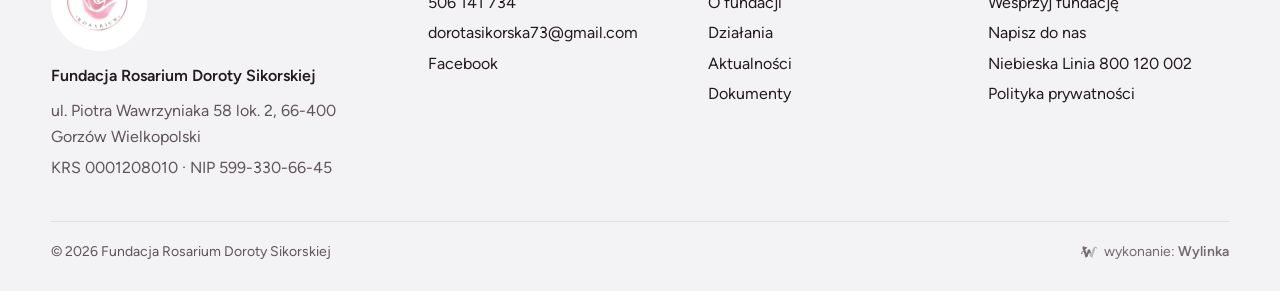
<file: polityka-prywatnosci/index.html>
<!doctype html>
<html lang="pl"><head><meta charset="utf-8"><meta name="viewport" content="width=device-width,initial-scale=1">
<title>Polityka prywatności - Fundacja Rosarium Doroty Sikorskiej</title><meta name="description" content="Zasady przetwarzania danych osobowych i plików cookies na stronie Fundacji Rosarium Doroty Sikorskiej."><meta name="robots" content="noindex,nofollow">
<link rel="canonical" href="https://wylinka-podglad.pl/rosarium-koncepcja/polityka-prywatnosci/">
<meta property="og:type" content="website"><meta property="og:locale" content="pl_PL"><meta property="og:site_name" content="Fundacja Rosarium Doroty Sikorskiej">
<meta property="og:title" content="Polityka prywatności - Fundacja Rosarium Doroty Sikorskiej"><meta property="og:description" content="Zasady przetwarzania danych osobowych i plików cookies na stronie Fundacji Rosarium Doroty Sikorskiej."><meta property="og:url" content="https://wylinka-podglad.pl/rosarium-koncepcja/polityka-prywatnosci/"><meta property="og:image" content="https://wylinka-podglad.pl/rosarium-koncepcja/img/zespol-sofa-1200.webp">
<meta name="theme-color" content="#B0245E">
<link rel="icon" href="../favicon.svg" type="image/svg+xml"><link rel="icon" href="../favicon-48.png" sizes="48x48" type="image/png"><link rel="apple-touch-icon" href="../apple-touch-icon.png">
<link rel="preload" href="../fonts/lora-rdzen.woff2" as="font" type="font/woff2" crossorigin><link rel="preload" href="../fonts/f-400-rdzen.woff2" as="font" type="font/woff2" crossorigin>
<style>@font-face{font-family:"Lora";font-style:normal;font-weight:400 700;font-display:swap;src:url(../fonts/lora-rdzen.woff2) format("woff2");unicode-range:U+0020-007E,U+00A0,U+00A9,U+00AB,U+00B0,U+00B7,U+00BB,U+00D3,U+00D7,U+00F3,U+2013-2014,U+2018-2019,U+201C-201E,U+2022,U+2026,U+20AC}@font-face{font-family:"Lora";font-style:normal;font-weight:400 700;font-display:swap;src:url(../fonts/lora-pl.woff2) format("woff2");unicode-range:U+0104-0107,U+0118-0119,U+0141-0144,U+015A-015B,U+0179-017C}@font-face{font-family:"Figtree";font-style:normal;font-weight:400;font-display:swap;src:url(../fonts/f-400-rdzen.woff2) format("woff2");unicode-range:U+0020-007E,U+00A0,U+00A9,U+00AB,U+00B0,U+00B7,U+00BB,U+00D3,U+00D7,U+00F3,U+2013-2014,U+2018-2019,U+201C-201E,U+2022,U+2026,U+20AC}@font-face{font-family:"Figtree";font-style:normal;font-weight:400;font-display:swap;src:url(../fonts/f-400-pl.woff2) format("woff2");unicode-range:U+0104-0107,U+0118-0119,U+0141-0144,U+015A-015B,U+0179-017C}@font-face{font-family:"Figtree";font-style:normal;font-weight:600;font-display:swap;src:url(../fonts/f-600-rdzen.woff2) format("woff2");unicode-range:U+0020-007E,U+00A0,U+00A9,U+00AB,U+00B0,U+00B7,U+00BB,U+00D3,U+00D7,U+00F3,U+2013-2014,U+2018-2019,U+201C-201E,U+2022,U+2026,U+20AC}@font-face{font-family:"Figtree";font-style:normal;font-weight:600;font-display:swap;src:url(../fonts/f-600-pl.woff2) format("woff2");unicode-range:U+0104-0107,U+0118-0119,U+0141-0144,U+015A-015B,U+0179-017C}
:root{--rose:#B0245E;--rose2:#8C1849;--wine:#3A0E22;--ink:#221A1E;--mut:#5E5559;--bg2:#F3F2F4;--line:#E2DFE2;--hf:"Lora",Georgia,serif;--bf:"Figtree",system-ui,-apple-system,"Segoe UI",sans-serif;--gut:clamp(16px,4vw,56px);--max:1440px}
*,*::before,*::after{box-sizing:border-box}
html{-webkit-text-size-adjust:100%;scroll-padding-top:80px}
body{margin:0;background:#fff;color:var(--ink);font:400 18px/1.65 var(--bf)}
img,svg{display:block;max-width:100%}img{height:auto}
a{color:var(--rose)}a:hover{color:var(--rose2)}
h1,h2,h3{font-family:var(--hf);font-weight:600;line-height:1.14;margin:0 0 .5em;color:var(--ink)}
h1{font-size:clamp(34px,4.4vw,62px);letter-spacing:-.01em}
h2{font-size:clamp(29px,3vw,46px);letter-spacing:-.005em}
h3{font-size:clamp(21px,1.6vw,25px);line-height:1.25}
p{margin:0 0 1em}
.wrap{max-width:var(--max);margin:0 auto;padding:0 var(--gut)}
.btn,.btn-sm{display:inline-flex;align-items:center;justify-content:center;min-height:52px;padding:0 26px;background:var(--rose);color:#fff;font:600 17.5px/1.1 var(--bf);text-decoration:none;border:2px solid var(--rose);border-radius:6px;cursor:pointer;transition:background .15s,color .15s}
.btn:hover{background:var(--rose2);border-color:var(--rose2);color:#fff}
.btn.white{background:#fff;color:var(--rose);border-color:#fff}.btn.white:hover{background:var(--wine);border-color:var(--wine);color:#fff}
.btn.line{background:transparent;color:#fff;border-color:rgba(255,255,255,.85)}.btn.line:hover{background:#fff;color:var(--wine)}
.btn.out{background:transparent;color:var(--rose);border-color:var(--rose)}.btn.out:hover{background:var(--rose);color:#fff}
.btn-sm{min-height:44px;padding:0 16px;font-size:16px}
.btns{display:flex;flex-wrap:wrap;gap:12px}
.top{position:sticky;top:0;z-index:50;background:#fff;border-bottom:1px solid var(--line)}
.top-in{max-width:var(--max);margin:0 auto;padding:0 var(--gut);height:76px;display:flex;align-items:center;gap:24px}
.brand{display:flex;align-items:center;gap:10px;text-decoration:none;color:var(--ink);margin-right:auto}
.brand img{width:52px;height:auto;flex:none}
.brand span{display:flex;flex-direction:column;line-height:1}
.brand b{font:600 23px/1 var(--hf)}
.brand small{font-size:14px;color:var(--mut);margin-top:4px}
.menu{display:flex;align-items:center;gap:6px}
.menu a{color:var(--ink);text-decoration:none;font-weight:600;font-size:16.5px;padding:8px 12px;border-radius:6px}
.menu a:hover{color:var(--rose)}
.menu a[aria-current=page]{color:var(--rose);background:#F7E6EE}
.menu .menu-cta{background:var(--rose);color:#fff;margin-left:10px;padding:12px 20px}
.menu .menu-cta:hover,.menu .menu-cta[aria-current=page]{background:var(--rose2);color:#fff}
.burger{display:none;width:48px;height:48px;border:0;background:none;cursor:pointer;position:relative;margin-right:-10px}
.burger span,.burger span::before,.burger span::after{position:absolute;left:12px;width:24px;height:2px;background:var(--ink);content:"";transition:transform .2s}
.burger span{top:23px}.burger span::before{top:-8px;left:0}.burger span::after{top:8px;left:0}
.menu-open .burger span{background:transparent}.menu-open .burger span::before{transform:translateY(8px) rotate(45deg)}.menu-open .burger span::after{transform:translateY(-8px) rotate(-45deg)}
@media (max-width:1080px){
 .top-in{height:64px}.brand img{width:44px}.brand b{font-size:20px}.brand small{font-size:13px}
 .burger{display:block}
 .menu{display:none;position:fixed;top:64px;left:0;right:0;bottom:0;background:#fff;flex-direction:column;align-items:stretch;gap:0;padding:8px var(--gut) 24px;overflow:auto}
 .menu-open .menu{display:flex}
 .menu a{font:600 26px/1.2 var(--hf);padding:14px 4px;border-bottom:1px solid var(--line);border-radius:0}
 .menu a[aria-current=page]{background:none}
 .menu .menu-cta{margin:20px 0 0;text-align:center;padding:16px;border-radius:6px;font:600 20px/1.2 var(--bf)}
}
/* HERO: zdjecia na spad, tekst na zdjeciu w winnym przejsciu */
.hero{position:relative;color:#fff;background:var(--wine);overflow:hidden}
.hero .ph{display:grid;grid-template-columns:minmax(0,1.35fr) minmax(0,.75fr) minmax(0,1fr);height:min(calc(100svh - 76px),820px);min-height:580px}
.hero .ph a,.hero .ph img{width:100%;height:100%}
.hero .ph img{object-fit:cover}
.hero::after{content:"";position:absolute;inset:0;background:linear-gradient(90deg,rgba(58,14,34,.94) 0%,rgba(58,14,34,.86) 36%,rgba(58,14,34,.2) 52%,rgba(58,14,34,0) 60%);pointer-events:none}
.hero-txt{position:absolute;z-index:2;left:max(var(--gut),calc((100vw - var(--max))/2 + var(--gut)));top:50%;transform:translateY(-50%);width:min(640px,41%)}
.hero-txt h1{color:#fff;margin-bottom:20px}
.hero-txt p{font-size:clamp(18px,1.35vw,21px);line-height:1.6;margin:0 0 28px;color:#F6EAF0}
.hero-txt .sp{width:54px;height:54px;color:#F2A7C3;margin-bottom:22px}
.hero .m{display:none}
@media (max-width:900px){
 .hero{min-height:calc(100svh - 65px);display:flex;flex-direction:column;justify-content:flex-end}
 .hero .ph{display:none}
 .hero .m{display:block;position:absolute;inset:0}
 .hero .m img{width:100%;height:100%;object-fit:cover;object-position:50% 70%}
 .hero::after{background:linear-gradient(180deg,rgba(58,14,34,.15) 0%,rgba(58,14,34,.35) 30%,rgba(58,14,34,.9) 58%,rgba(58,14,34,.97) 100%)}
 .hero-txt{position:relative;left:auto;top:auto;transform:none;width:auto;padding:28px 16px 28px}
 .hero-txt h1{font-size:clamp(29px,7.9vw,38px);margin-bottom:12px}
 .hero-txt p{font-size:16.5px;margin-bottom:24px}
 .hero-txt .sp{width:40px;height:40px;margin-bottom:14px}
 .hero-txt .btn{flex:1 1 auto;padding:0 12px;font-size:16.5px}
}
.sec{padding:clamp(56px,7vw,112px) 0}
.sec.grey{background:var(--bg2)}
.lead{font-size:clamp(19px,1.5vw,22px);line-height:1.6;max-width:44em}
.small{font-size:15.5px;color:var(--mut)}
.idea{display:grid;grid-template-columns:minmax(0,1.5fr) minmax(0,1fr);gap:clamp(32px,6vw,120px);align-items:center}
.idea blockquote{margin:0;font:500 clamp(25px,2.5vw,38px)/1.35 var(--hf);color:var(--ink)}
.idea .src{margin-top:20px;color:var(--mut)}
.idea .rose{width:100%;max-width:420px;justify-self:center}
.ways{list-style:none;margin:0;padding:0;display:grid;grid-template-columns:repeat(3,minmax(0,1fr));gap:40px clamp(28px,3vw,56px)}
.ways li{position:relative;padding-left:58px}
.ways .sp{position:absolute;left:0;top:2px;width:40px;height:40px;color:var(--rose)}
.ways h3{margin-bottom:8px}
.ways p{margin:0;color:var(--mut);font-size:17px}
.head{display:grid;grid-template-columns:minmax(0,1fr) minmax(0,1fr);gap:20px 64px;align-items:end;margin-bottom:clamp(30px,3.4vw,52px)}
.head h2{margin:0}.head p{margin:0;color:var(--mut)}
.proj{display:grid;grid-template-columns:minmax(0,1fr) minmax(0,1fr);gap:clamp(32px,5vw,96px);align-items:center}
.proj .pics{display:grid;grid-template-columns:minmax(0,1fr) minmax(0,1fr);gap:12px}
.proj .pics img{width:100%;aspect-ratio:3/4;object-fit:cover;border-radius:6px}
.proj .dates{display:flex;flex-wrap:wrap;gap:8px 28px;margin:20px 0 0;padding:16px 0 0;border-top:1px solid var(--line);font-size:16px}
.proj .dates b{display:block;font:600 22px/1.2 var(--hf);color:var(--rose)}
.wine{background:var(--wine);color:#F2E4EA;position:relative;overflow:hidden}
.wine h2,.wine h3{color:#fff}
.wine a{color:#fff}
.wine .sp-big{position:absolute;right:-6vw;top:50%;width:min(52vw,720px);transform:translateY(-50%);color:#F2A7C3;opacity:.22}
.help{position:relative;display:grid;grid-template-columns:repeat(3,minmax(0,1fr));gap:24px;margin-top:36px}
.help div{border-top:2px solid #F2A7C3;padding-top:16px}
.help b{display:block;font-weight:600;color:#F2C7D7;font-size:16px;margin-bottom:6px}
.help a{font:600 clamp(30px,3vw,44px)/1.1 var(--hf);text-decoration:none}
.help span{display:block;font-size:16px;margin-top:6px;color:#E6D3DB}
.cards{display:grid;grid-template-columns:repeat(3,minmax(0,1fr));gap:clamp(20px,2.4vw,40px)}
.card .ph{aspect-ratio:4/3;overflow:hidden;border-radius:6px;background:#E7E4E7;margin-bottom:16px}
.card .ph img{width:100%;height:100%;object-fit:cover}
.card time{display:block;color:var(--rose);font-weight:600;font-size:15.5px;margin-bottom:6px}
.card p{margin:0;color:var(--mut);font-size:17px}
@media (max-width:900px){.cards.strip{display:flex;overflow-x:auto;scroll-snap-type:x mandatory;gap:16px;padding-bottom:8px}.cards.strip>*{flex:0 0 82%;scroll-snap-align:start}}
.band{background:var(--rose);color:#fff;padding:clamp(52px,6vw,96px) 0;position:relative;overflow:hidden}
.band .in{display:grid;grid-template-columns:minmax(0,1.4fr) auto;gap:24px 64px;align-items:center;position:relative}
.band h2{color:#fff;margin-bottom:12px}.band p{margin:0;font-size:clamp(18px,1.4vw,21px);max-width:40em}
.band .sp-big{position:absolute;left:-8vw;top:-40%;width:min(46vw,620px);color:#fff;opacity:.13}
.phead{padding:clamp(40px,5vw,84px) 0 clamp(32px,4vw,56px);background:var(--bg2);position:relative;overflow:hidden}
.phead .wrap{position:relative}
.phead h1{max-width:19em;margin-bottom:14px}.phead .lead{margin:0;color:var(--ink)}
.phead .sp-big{position:absolute;right:-60px;top:-80px;width:340px;color:var(--rose);opacity:.16}
.cols{display:grid;grid-template-columns:minmax(0,1.25fr) minmax(0,1fr);gap:clamp(32px,5vw,96px);align-items:start}
.prose{max-width:46em}
.prose h2{font-size:clamp(26px,2.5vw,38px);margin-top:1.3em}.prose h2:first-child{margin-top:0}
.prose ul{padding-left:1.2em}.prose li{margin-bottom:.45em}
.facts{list-style:none;margin:0;padding:0;border-top:2px solid var(--rose)}
.facts li{display:grid;grid-template-columns:minmax(0,10em) minmax(0,1fr);gap:16px;padding:13px 0;border-bottom:1px solid var(--line);font-size:17px}
.facts b{font-weight:600;color:var(--mut)}
.list{list-style:none;margin:0;padding:0;border-top:2px solid var(--rose)}
.list li{display:grid;grid-template-columns:minmax(0,9em) minmax(0,1fr) minmax(0,170px);gap:24px;padding:22px 0;border-bottom:1px solid var(--line);align-items:start}
.list time{font-weight:600;color:var(--rose)}
.list h3{margin-bottom:6px}.list p{margin:0;color:var(--mut);font-size:17px}
.list img{width:170px;aspect-ratio:4/3;object-fit:cover;border-radius:6px}
.acct{background:var(--bg2);border-radius:8px;border-left:5px solid var(--rose);padding:clamp(22px,3vw,36px)}
.acct dl{margin:0;display:grid;grid-template-columns:minmax(0,9em) minmax(0,1fr);gap:10px 18px;font-size:17px}
.acct dt{color:var(--mut);font-weight:600}.acct dd{margin:0}
.helpbox{background:var(--wine);color:#F2E4EA;border-radius:8px;padding:clamp(22px,3vw,32px)}
.helpbox h2,.helpbox h3{color:#fff}.helpbox a{color:#fff;font-weight:600}
.form{display:grid;gap:16px}
.f-2{display:grid;grid-template-columns:minmax(0,1fr) minmax(0,1fr);gap:16px}
.f-row label{display:block;font-weight:600;font-size:16px;margin-bottom:6px}
.f-row input,.f-row select,.f-row textarea{width:100%;font:inherit;font-size:17px;padding:12px 14px;border:1.5px solid #A79DA2;background:#fff;color:var(--ink);border-radius:6px}
.f-row input:focus,.f-row select:focus,.f-row textarea:focus{outline:3px solid rgba(176,36,94,.22);border-color:var(--rose)}
.f-check{display:flex;gap:12px;align-items:flex-start;font-size:15.5px;color:var(--mut)}
.f-check input{width:22px;height:22px;margin-top:2px;accent-color:var(--rose);flex:none}
.f-status{margin:0;font-weight:600;min-height:1.6em}.f-status.ok{color:#17663A}.f-status.err{color:var(--rose2)}
.form .btn{justify-self:start}
.map{border-radius:8px}
.docs{list-style:none;margin:0;padding:0;border-top:2px solid var(--rose)}
.docs li{display:flex;justify-content:space-between;gap:16px;flex-wrap:wrap;padding:16px 0;border-bottom:1px solid var(--line)}
.docs b{font-weight:600}.docs span{color:var(--mut);font-size:16px}
.gal{display:grid;grid-template-columns:repeat(4,minmax(0,1fr));gap:10px}
.gal img{width:100%;aspect-ratio:1/1;object-fit:cover;border-radius:6px}
@media (max-width:900px){
 .idea,.proj,.head,.cols,.band .in{grid-template-columns:minmax(0,1fr)}
 .idea .rose{max-width:240px;justify-self:start;order:-1}
 .ways{grid-template-columns:minmax(0,1fr);gap:28px}
 .help{grid-template-columns:minmax(0,1fr)}
 .cards{grid-template-columns:minmax(0,1fr)}
 .list li{grid-template-columns:minmax(0,1fr);gap:6px}.list img{width:100%;max-width:420px}
 .facts li,.acct dl{grid-template-columns:minmax(0,1fr);gap:2px}.acct dd{margin-bottom:8px}
 .f-2{grid-template-columns:minmax(0,1fr)}
 .gal{grid-template-columns:repeat(2,minmax(0,1fr))}
}
@media (min-width:901px) and (max-width:1200px){.ways{grid-template-columns:repeat(2,minmax(0,1fr))}}
@media (min-width:1900px){:root{--max:1760px}body{font-size:19px}.hero .ph{height:min(calc(100svh - 76px),960px)}}
.foot{background:var(--bg2);color:var(--mut);font-size:16px;padding:52px 0 28px;border-top:1px solid var(--line)}
.foot .in{display:grid;grid-template-columns:minmax(0,1.4fr) repeat(3,minmax(0,1fr));gap:28px 40px}
.foot strong{display:block;color:var(--ink);font-weight:600;margin-bottom:8px}
.foot p{margin:0 0 4px}
.foot a{color:var(--ink);text-decoration:none;overflow-wrap:anywhere}.foot a:hover{color:var(--rose)}
.foot .logo-f{width:96px;height:96px;border-radius:50%;margin-bottom:12px}
.foot .bottom{display:flex;flex-wrap:wrap;justify-content:space-between;gap:10px 24px;align-items:center;margin-top:36px;padding-top:18px;border-top:1px solid var(--line);font-size:14px}
.foot .bottom .wylinka-badge{font-size:1em;white-space:nowrap;color:var(--mut)}
@media (max-width:900px){.foot .in{grid-template-columns:minmax(0,1fr) minmax(0,1fr)}.foot .in>div:first-child{grid-column:1/-1}}

.lbox{position:fixed;inset:0;z-index:100;background:rgba(10,10,12,.94);display:none;align-items:center;justify-content:center;flex-direction:column;padding:56px 12px 24px}
.lbox.on{display:flex}
.lbox img{max-width:min(100%,1100px);max-height:calc(100vh - 140px);width:auto;height:auto;object-fit:contain}
.lbox p{color:#e9e9ee;font-size:15px;margin:12px 0 0;text-align:center;max-width:60ch}
.lbox button{position:absolute;background:none;border:0;color:#fff;font-size:44px;line-height:1;cursor:pointer;width:56px;height:56px}
.lb-x{top:6px;right:6px}.lb-p{left:4px;top:50%;margin-top:-28px}.lb-n{right:4px;top:50%;margin-top:-28px}
a.lb{display:block;cursor:zoom-in}
.cookies{position:fixed;left:12px;right:12px;bottom:12px;z-index:90;max-width:640px;margin:0 auto;background:#fff;color:#1b1c20;border:1px solid #d9dbe0;box-shadow:0 8px 30px rgba(0,0,0,.18);padding:12px 14px;display:flex;flex-wrap:wrap;gap:8px 12px;align-items:center;font-size:14px;line-height:1.45}
.cookies[hidden]{display:none}
.cookies p{margin:0;flex:1 1 280px}
.cookies a{color:inherit}
.cookies button{font:inherit;font-weight:600;padding:10px 14px;min-height:44px;border:1px solid #1b1c20;background:#fff;color:#1b1c20;cursor:pointer}
.cookies button.yes{background:#1b1c20;color:#fff}
.map{position:relative;aspect-ratio:16/10;background:#e7e8ec;overflow:hidden}
.map iframe{position:absolute;inset:0;width:100%;height:100%;border:0}
.map .nomap{position:absolute;inset:0;display:flex;flex-direction:column;align-items:center;justify-content:center;text-align:center;padding:20px;gap:10px;font-size:15px}
.hp{position:absolute!important;left:-9999px!important;width:1px;height:1px;overflow:hidden}
.skip{position:absolute;left:-9999px;top:0}.skip:focus{left:12px;top:12px;z-index:200;background:#fff;color:#000;padding:10px 14px}
.wylinka-badge{display:inline-flex;align-items:center;gap:.4em;color:inherit;text-decoration:none;font-size:.875em;line-height:1;opacity:.85}
.wylinka-badge:hover,.wylinka-badge:focus-visible{opacity:1}
.wylinka-badge:focus-visible{outline:2px solid currentColor;outline-offset:3px;border-radius:2px}
.wylinka-badge svg{width:18px;height:18px;flex:none;overflow:visible}
.wylinka-badge b{font-weight:600}
.wylinka-badge .wy-old{opacity:.45;transform-origin:40px 30px;transition:transform .32s cubic-bezier(.3,.7,.4,1),opacity .32s ease-out}
.wylinka-badge .wy-pod{opacity:0;transition:opacity .2s ease-out .08s}
.wylinka-badge:hover .wy-old,.wylinka-badge:focus-visible .wy-old{transform:translate(9px,7px) rotate(9deg);opacity:0}
.wylinka-badge:hover .wy-pod,.wylinka-badge:focus-visible .wy-pod{opacity:1}
@media (prefers-reduced-motion:reduce){.wylinka-badge .wy-old,.wylinka-badge .wy-pod{transition:none}.wylinka-badge:hover .wy-old,.wylinka-badge:focus-visible .wy-old{transform:none;opacity:.45}.wylinka-badge:hover .wy-pod,.wylinka-badge:focus-visible .wy-pod{opacity:0}}</style><script type="application/ld+json">{"@context":"https://schema.org","@type":"NGO","@id":"https://wylinka-podglad.pl/rosarium-koncepcja/#fundacja","name":"Fundacja Rosarium Doroty Sikorskiej","alternateName":"Fundacja Rosarium","url":"https://wylinka-podglad.pl/rosarium-koncepcja/","logo":"https://wylinka-podglad.pl/rosarium-koncepcja/logo.png","image":"https://wylinka-podglad.pl/rosarium-koncepcja/img/zespol-sofa-1200.webp","description":"Fundacja z Gorzowa Wielkopolskiego wspierająca osoby i rodziny wykluczone społecznie i zagrożone wykluczeniem: praca środowiskowa, diagnozy społeczne, konsultacje, grupy samopomocowe, pomoc osobom doznającym przemocy.","foundingDate":"2025","founder":{"@type":"Person","name":"Dorota Sikorska"},"address":{"@type":"PostalAddress","streetAddress":"ul. Piotra Wawrzyniaka 58 lok. 2","postalCode":"66-400","addressLocality":"Gorzów Wielkopolski","addressCountry":"PL"},"telephone":"+48506141734","email":"dorotasikorska73@gmail.com","taxID":"5993306645","sameAs":["https://www.facebook.com/profile.php?id=61591479943344"],"identifier":[{"@type":"PropertyValue","propertyID":"KRS","value":"0001208010"},{"@type":"PropertyValue","propertyID":"NIP","value":"5993306645"}],"areaServed":"Gorzów Wielkopolski"}</script><script type="application/ld+json">{"@context":"https://schema.org","@type":"BreadcrumbList","itemListElement":[{"@type":"ListItem","position":1,"name":"Strona główna","item":"https://wylinka-podglad.pl/rosarium-koncepcja/"},{"@type":"ListItem","position":2,"name":"Polityka prywatności","item":"https://wylinka-podglad.pl/rosarium-koncepcja/polityka-prywatnosci/"}]}</script>
</head><body class="">
<a class="skip" href="#tresc">Przejdź do treści</a>
<header class="top"><div class="top-in">
<a class="brand" href="../"><img src="../img/roza-96.webp" srcset="../img/roza-96.webp 96w, ../img/roza-200.webp 200w" sizes="52px" width="52" height="43" alt=""><span><b>Fundacja Rosarium</b><small>Doroty Sikorskiej</small></span></a>
<nav id="menu" class="menu" aria-label="Menu główne"><a href="../o-fundacji/">O fundacji</a><a href="../dzialania/">Działania</a><a href="../aktualnosci/">Aktualności</a><a href="../dokumenty/">Dokumenty</a><a href="../kontakt/">Kontakt</a><a class="menu-cta" href="../wesprzyj/">Wesprzyj</a></nav>
<button class="burger" type="button" aria-expanded="false" aria-controls="menu" aria-label="Menu"><span></span></button>
</div></header>
<main id="tresc"><svg width="0" height="0" style="position:absolute" aria-hidden="true"><symbol id="sp" viewBox="0 0 100 100"><path d="M50.0 48.0 L50.6 47.5 L51.4 47.2 L52.4 47.2 L53.4 47.4 L54.5 48.1 L55.3 49.1 L56.0 50.4 L56.3 51.9 L56.2 53.6 L55.6 55.3 L54.5 57.0 L53.0 58.3 L51.0 59.4 L48.7 59.9 L46.3 59.9 L43.8 59.2 L41.4 57.9 L39.3 56.0 L37.6 53.5 L36.6 50.6 L36.2 47.4 L36.7 44.0 L38.0 40.8 L40.1 37.8 L42.9 35.3 L46.4 33.5 L50.3 32.6 L54.5 32.6 L58.7 33.6 L62.6 35.6 L66.1 38.6 L68.8 42.4 L70.6 46.8 L71.4 51.7 L70.9 56.8 L69.3 61.8 L66.4 66.3 L62.5 70.1 L57.7 73.0 L52.2 74.8 L46.4 75.2 L40.4 74.2 L34.8 71.8 L29.7 68.0 L25.6 63.1 L22.7 57.3 L21.2 50.8 L21.2 44.0 L22.9 37.2 L26.1 30.9 L30.8 25.5 L36.8 21.2 L43.7 18.3 L51.2 17.2 L58.9 17.8 L66.4 20.2 L73.2 24.4 L79.0 30.1 L83.3 37.2 L86.0 45.1 L86.7 53.6 L85.4 62.2 L82.1 70.4 L76.9 77.6 L70.1 83.6 L61.9 87.9 L52.9 90.2 L43.4 90.3 L34.1 88.2 L25.3 84.0" fill="none" stroke="currentColor" stroke-width="7" stroke-linecap="round"/></symbol><symbol id="spb" viewBox="0 0 100 100"><path d="M50.0 48.0 L50.5 47.6 L51.1 47.4 L51.8 47.3 L52.6 47.4 L53.4 47.7 L54.1 48.2 L54.8 49.0 L55.3 49.9 L55.7 51.0 L55.8 52.2 L55.6 53.5 L55.1 54.8 L54.3 56.1 L53.2 57.2 L51.9 58.1 L50.3 58.7 L48.5 59.0 L46.7 58.9 L44.8 58.5 L43.0 57.6 L41.3 56.4 L39.9 54.8 L38.7 52.8 L38.0 50.6 L37.7 48.2 L37.9 45.7 L38.5 43.3 L39.7 40.9 L41.4 38.8 L43.6 36.9 L46.1 35.5 L48.9 34.7 L52.0 34.3 L55.1 34.6 L58.2 35.5 L61.1 37.0 L63.7 39.2 L65.9 41.8 L67.6 44.9 L68.7 48.4 L69.0 52.1 L68.7 55.8 L67.6 59.5 L65.7 63.0 L63.2 66.1 L60.0 68.7 L56.3 70.7 L52.3 72.0 L47.9 72.4 L43.5 72.0 L39.2 70.7 L35.2 68.6 L31.6 65.6 L28.5 62.0 L26.2 57.7 L24.8 53.0 L24.2 48.1 L24.7 43.0 L26.1 38.1 L28.5 33.5 L31.9 29.3 L36.0 25.8 L40.8 23.2 L46.1 21.5 L51.7 20.9 L57.4 21.3 L62.9 22.9 L68.2 25.6 L72.9 29.3 L76.8 33.9 L79.8 39.2 L81.7 45.1 L82.5 51.3 L82.0 57.6 L80.3 63.9 L77.4 69.7 L73.4 74.9 L68.4 79.3 L62.5 82.7 L56.0 84.9 L49.2 85.9 L42.2 85.4 L35.3 83.6 L28.9 80.5 L23.1 76.2 L18.2 70.7 L14.4 64.3 L11.9 57.3 L10.8 49.8 L11.2 42.1 L13.0 34.6 L16.3 27.5 L21.0 21.2 L26.9 15.8 L33.8 11.6 L41.4 8.7 L49.5 7.4 L57.8 7.7 L66.0 9.6 L73.7 13.1 L80.6 18.1 L86.6 24.4 L91.2 31.7 L94.4 39.9 L95.9 48.7 L95.7 57.6 L93.8 66.5 L90.1 74.8 L84.9 82.4 L78.2 88.8" fill="none" stroke="currentColor" stroke-width="1.1" stroke-linecap="round"/></symbol></svg><section class="phead"><svg class="sp-big" viewBox="0 0 100 100" aria-hidden="true"><use href="#spb"/></svg><div class="wrap"><h1>Polityka prywatności</h1><p class="lead">Jak przetwarzamy dane osób, które korzystają ze strony i piszą do fundacji.</p></div></section>
<section class="sec"><div class="wrap"><div class="prose">
<h2>Administrator danych</h2><p>Administratorem danych osobowych jest Fundacja Rosarium Doroty Sikorskiej, ul. Piotra Wawrzyniaka 58 lok. 2, 66-400 Gorzów Wielkopolski, KRS 0001208010, NIP 599-330-66-45. Kontakt w sprawie danych: <a href="mailto:dorotasikorska73@gmail.com">dorotasikorska73@gmail.com</a>, tel. 506 141 734.</p>
<h2>Formularz kontaktowy i e-mail</h2><p>Dane podane w formularzu (imię i nazwisko, e-mail, telefon, treść wiadomości) przetwarzamy wyłącznie po to, żeby odpowiedzieć na wiadomość i prowadzić dalszą korespondencję (art. 6 ust. 1 lit. a i f RODO). Jeśli w wiadomości przekażesz informacje o zdrowiu lub sytuacji rodzinnej, wykorzystamy je tylko do udzielenia pomocy. Dane przechowujemy przez czas potrzebny do załatwienia sprawy, nie dłużej niż 2 lata od ostatniego kontaktu. Nie są sprzedawane ani przekazywane innym podmiotom, poza dostawcą hostingu i poczty, który przechowuje je w naszym imieniu.</p>
<h2>Twoje prawa</h2><p>Masz prawo dostępu do swoich danych, ich sprostowania, usunięcia, ograniczenia przetwarzania, przeniesienia, wniesienia sprzeciwu oraz cofnięcia zgody w dowolnym momencie. Przysługuje Ci też skarga do Prezesa Urzędu Ochrony Danych Osobowych.</p>
<h2>Pliki cookies i mapa</h2><p>Strona nie używa plików cookies analitycznych ani reklamowych. W pamięci przeglądarki zapisujemy tylko Twój wybór dotyczący zgody. Mapa Google na stronie kontaktu ładuje się dopiero po wyrażeniu zgody; wtedy Google Ireland Ltd. może zapisywać własne pliki cookies zgodnie ze swoją polityką prywatności.</p>
<h2>Serwer</h2><p>Serwer hostingu zapisuje techniczne logi (adres IP, czas, adres podstrony) w celu zapewnienia bezpieczeństwa strony.</p>
<p class="small">Aktualizacja: 2026-11-17</p>
</div></div></section></main>
<footer class="foot"><div class="wrap">
<div class="in">
<div><img src="../img/logo-400.webp" srcset="../img/logo-200.webp 200w, ../img/logo-400.webp 400w, ../img/logo-800.webp 800w" sizes="96px" width="800" height="800" alt="Logo Fundacji Rosarium" class="logo-f" loading="lazy" decoding="async"><strong>Fundacja Rosarium Doroty Sikorskiej</strong><p>ul. Piotra Wawrzyniaka 58 lok. 2, 66-400 Gorzów Wielkopolski</p><p>KRS 0001208010 · NIP 599-330-66-45</p></div>
<div><strong>Kontakt</strong><p><a href="tel:+48506141734">506 141 734</a></p><p><a href="mailto:dorotasikorska73@gmail.com">dorotasikorska73@gmail.com</a></p><p><a href="https://www.facebook.com/profile.php?id=61591479943344" rel="noopener">Facebook</a></p></div>
<div><strong>Fundacja</strong><p><a href="../o-fundacji/">O fundacji</a></p><p><a href="../dzialania/">Działania</a></p><p><a href="../aktualnosci/">Aktualności</a></p><p><a href="../dokumenty/">Dokumenty</a></p></div>
<div><strong>Pomoc</strong><p><a href="../wesprzyj/">Wesprzyj fundację</a></p><p><a href="../kontakt/">Napisz do nas</a></p><p><a href="tel:800120002">Niebieska Linia 800 120 002</a></p><p><a href="../polityka-prywatnosci/">Polityka prywatności</a></p></div>
</div>
<div class="bottom"><span>© 2026 Fundacja Rosarium Doroty Sikorskiej</span><a class="wylinka-badge" href="https://wylinka.pl/?utm_source=fundacjarosarium.pl&amp;utm_medium=stopka&amp;utm_campaign=wykonanie" rel="noopener" title="Strona wykonana przez Wylinka"><svg viewBox="0 0 64 64" aria-hidden="true" focusable="false" fill="currentColor"><path d="M9.8 22.8l-1.2-7.9 2.2-3.7 15.5 4.6-.5 1.5-7.2 5.5 4.7 15.6 5-15.6 7 0 4.1 12.7-4.2-.9-2.6 1.8-.8-2.2-5.3 15.6-4.3 0 .4 .2-2.1 2.8-1.3-1.1 1.1-1.4-3.1 .2-.1-1.7 2.2-.1-5.7-16.5-4.8 .6-.8 3.1 0 .5-.3 .5 .8 2.2-1.6 .5-.4-1.3-.8 1.6-1.5-.8 .8-1.6-1.4 .6-.6-1.6 2.3-.8 .2-.4 1.3-4.8 5.9-.8-2.4-6.9zM15.2 13.7l-.1-.4-.4 .8-.1 .8 .1 1 .1 .4 .3 .7 .3-.9 .1-.7 0-.8z"/><path class="wy-pod" d="M37.1 49.8l-4.5-13.3 2.6-1.8 4.2 .9 .9 2.8 3-9.7 0-.5 .1-.8 3.2-8.4 .5-1 .6-1 .9-1.1 1.3-1 1.1-.7 1.4-.5 1.4-.3 .7 0 .9 0 1.2 .3 1.4 .6 .8 .5 .7 .7 .6 .7 .5 .9 .3 .9 .1 .9 0 .8-.2 .9-.5 .9-.5 .6-.7 .5-.7 .3-.1-.1 0-.1 .5-.5 .3-.7 .2-.5 0-.6-.1-.6-.3-.7-.4-.5-.4-.4-.5-.3-.6-.3-.7 0-.7 .1-.6 .1-.5 .4-.5 .5-.3 .5-.2 .7-.1 1.5-1.4 5.1-.8 3.3-.3 .7-.5 .7-6 17.5 1.9 .1-.1 1.7-3.1-.2 1.1 1.4-1.3 1.1-2.1-2.8 .4-.2z"/><path class="wy-old" d="M40.8 50l.4-.2-4.1 0-4.2-12.5 2.5-1.7 4.3 .9 .6 1.9 .6-1.6 0-.3 2.4-7.8 0-.5 .1-.8 3.2-8.4 .4-.8 .6-.9 .9-1.2 .9-.9 1.3-.8 1.4-.6 1.2-.3 1.4-.1 1.3 .1 .6 .2 .8 .3 1.1 .6 .9 .7 .7 .9 .5 .9 .3 .9 .1 1.1-.1 .9-.3 .9-.4 .7-.6 .7-.6 .4-.6 .2-.1-.1 0-.1 .5-.5 .3-.7 .2-.5 0-.5-.1-.6-.2-.6-.3-.5-.4-.5-.5-.3-.6-.3-.7-.1-.6 0-.6 .1-.6 .3-.6 .5-.3 .4-.2 .5-.1 .5-.1 1.5-1.4 5.1-.8 3.3-.3 .7-.5 .7-6 17.5 1.9 .1-.1 1.7-3.1-.2 1.1 1.4-1.3 1.1zM49.6 17.1l.6 1.7-1.5 1.9 .4 .4 1.8-2.1-.7-2.1zM48.1 28.3l.5 1.8-1.7 1.8 .4 .4 1.9-2-.6-2.2zM37.9 41.7l1.7-1.5-.4-.4-1.7 1.4zM42.6 38.7l-1.5 2.8 1.1 2-1.3 2.6 .5 .2 1.5-2.8-1.1-2 1.4-2.5z"/></svg><span>wykonanie: <b>Wylinka</b></span></a></div>
</div></footer>
<div class="cookies" id="cookies" hidden><p>Strona nie używa plików cookies do śledzenia. Mapa Google na stronie kontaktu ładuje się dopiero po Twojej zgodzie. <a href="../polityka-prywatnosci/">Polityka prywatności</a></p><button type="button" data-zgoda="nie">Tylko niezbędne</button><button type="button" class="yes" data-zgoda="tak">Zgadzam się</button></div><script>try{if(!localStorage.getItem('zgoda'))document.getElementById('cookies').hidden=false}catch(e){document.getElementById('cookies').hidden=false}</script>
<script defer src="../app.js"></script>
</body></html>
</file>
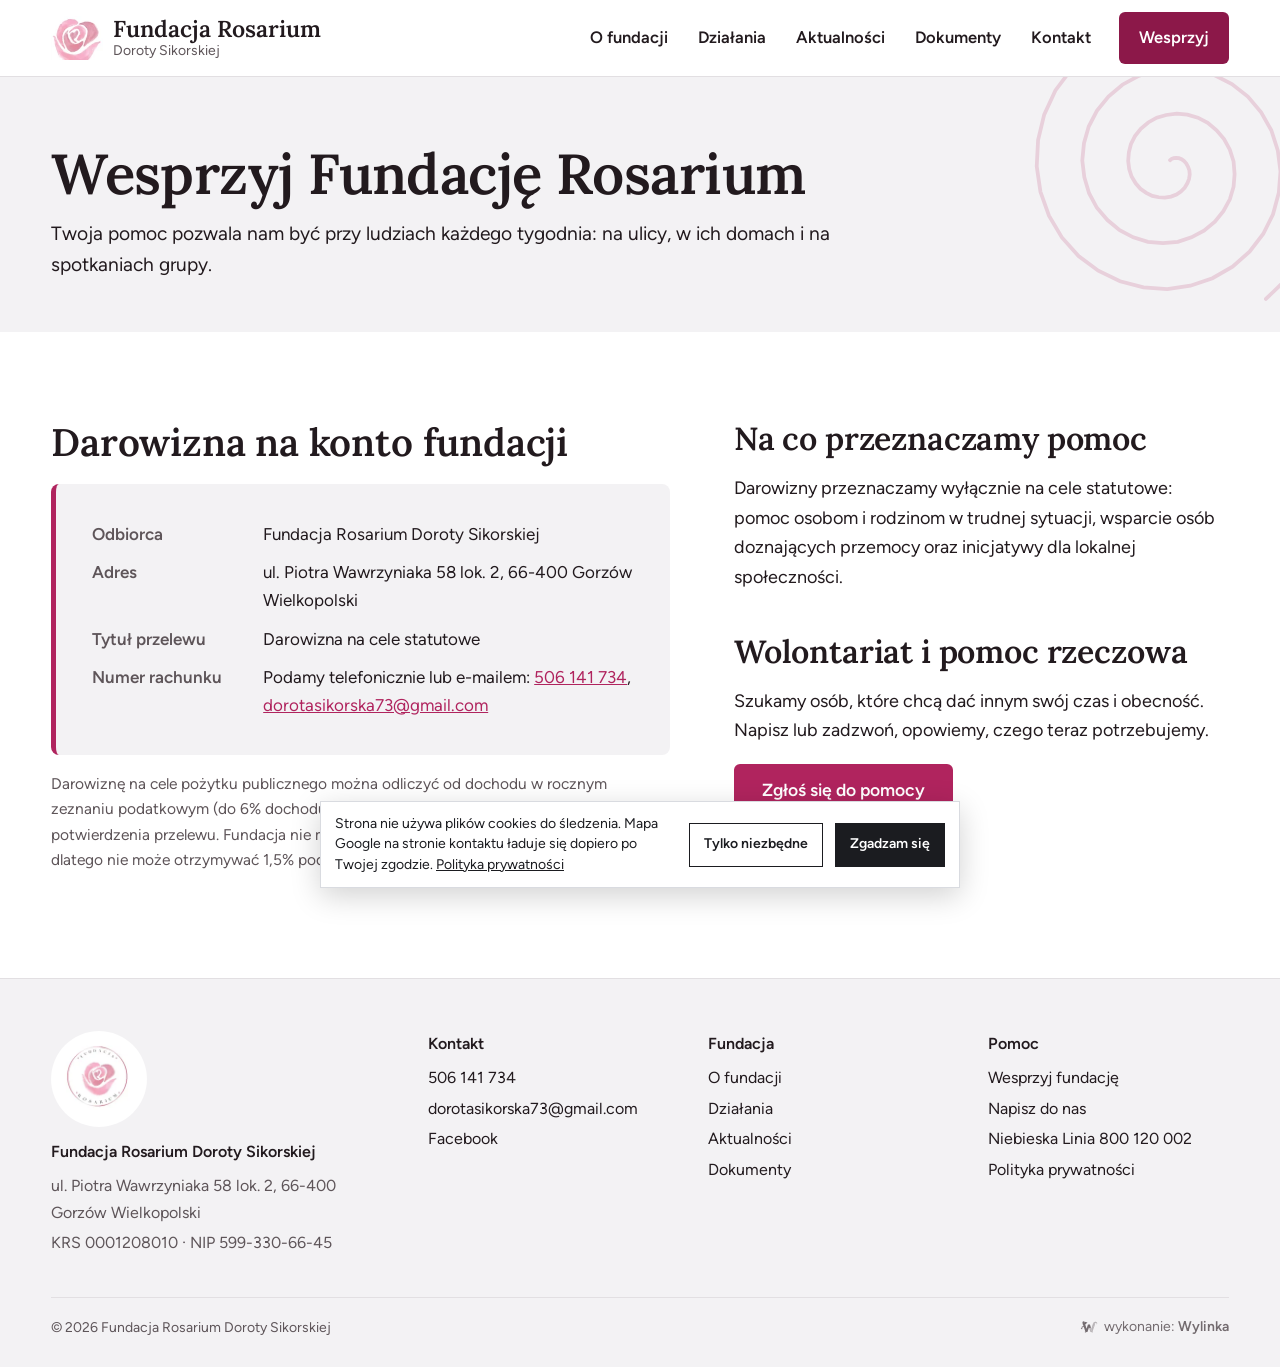
<file: wesprzyj/index.html>
<!doctype html>
<html lang="pl"><head><meta charset="utf-8"><meta name="viewport" content="width=device-width,initial-scale=1">
<title>Wesprzyj Fundację Rosarium - darowizna i wolontariat</title><meta name="description" content="Jak pomóc Fundacji Rosarium w Gorzowie Wielkopolskim: darowizna na cele statutowe, pomoc rzeczowa i wolontariat."><meta name="robots" content="noindex,nofollow">
<link rel="canonical" href="https://wylinka-podglad.pl/rosarium-koncepcja/wesprzyj/">
<meta property="og:type" content="website"><meta property="og:locale" content="pl_PL"><meta property="og:site_name" content="Fundacja Rosarium Doroty Sikorskiej">
<meta property="og:title" content="Wesprzyj Fundację Rosarium - darowizna i wolontariat"><meta property="og:description" content="Jak pomóc Fundacji Rosarium w Gorzowie Wielkopolskim: darowizna na cele statutowe, pomoc rzeczowa i wolontariat."><meta property="og:url" content="https://wylinka-podglad.pl/rosarium-koncepcja/wesprzyj/"><meta property="og:image" content="https://wylinka-podglad.pl/rosarium-koncepcja/img/zespol-sofa-1200.webp">
<meta name="theme-color" content="#B0245E">
<link rel="icon" href="../favicon.svg" type="image/svg+xml"><link rel="icon" href="../favicon-48.png" sizes="48x48" type="image/png"><link rel="apple-touch-icon" href="../apple-touch-icon.png">
<link rel="preload" href="../fonts/lora-rdzen.woff2" as="font" type="font/woff2" crossorigin><link rel="preload" href="../fonts/f-400-rdzen.woff2" as="font" type="font/woff2" crossorigin>
<style>@font-face{font-family:"Lora";font-style:normal;font-weight:400 700;font-display:swap;src:url(../fonts/lora-rdzen.woff2) format("woff2");unicode-range:U+0020-007E,U+00A0,U+00A9,U+00AB,U+00B0,U+00B7,U+00BB,U+00D3,U+00D7,U+00F3,U+2013-2014,U+2018-2019,U+201C-201E,U+2022,U+2026,U+20AC}@font-face{font-family:"Lora";font-style:normal;font-weight:400 700;font-display:swap;src:url(../fonts/lora-pl.woff2) format("woff2");unicode-range:U+0104-0107,U+0118-0119,U+0141-0144,U+015A-015B,U+0179-017C}@font-face{font-family:"Figtree";font-style:normal;font-weight:400;font-display:swap;src:url(../fonts/f-400-rdzen.woff2) format("woff2");unicode-range:U+0020-007E,U+00A0,U+00A9,U+00AB,U+00B0,U+00B7,U+00BB,U+00D3,U+00D7,U+00F3,U+2013-2014,U+2018-2019,U+201C-201E,U+2022,U+2026,U+20AC}@font-face{font-family:"Figtree";font-style:normal;font-weight:400;font-display:swap;src:url(../fonts/f-400-pl.woff2) format("woff2");unicode-range:U+0104-0107,U+0118-0119,U+0141-0144,U+015A-015B,U+0179-017C}@font-face{font-family:"Figtree";font-style:normal;font-weight:600;font-display:swap;src:url(../fonts/f-600-rdzen.woff2) format("woff2");unicode-range:U+0020-007E,U+00A0,U+00A9,U+00AB,U+00B0,U+00B7,U+00BB,U+00D3,U+00D7,U+00F3,U+2013-2014,U+2018-2019,U+201C-201E,U+2022,U+2026,U+20AC}@font-face{font-family:"Figtree";font-style:normal;font-weight:600;font-display:swap;src:url(../fonts/f-600-pl.woff2) format("woff2");unicode-range:U+0104-0107,U+0118-0119,U+0141-0144,U+015A-015B,U+0179-017C}
:root{--rose:#B0245E;--rose2:#8C1849;--wine:#3A0E22;--ink:#221A1E;--mut:#5E5559;--bg2:#F3F2F4;--line:#E2DFE2;--hf:"Lora",Georgia,serif;--bf:"Figtree",system-ui,-apple-system,"Segoe UI",sans-serif;--gut:clamp(16px,4vw,56px);--max:1440px}
*,*::before,*::after{box-sizing:border-box}
html{-webkit-text-size-adjust:100%;scroll-padding-top:80px}
body{margin:0;background:#fff;color:var(--ink);font:400 18px/1.65 var(--bf)}
img,svg{display:block;max-width:100%}img{height:auto}
a{color:var(--rose)}a:hover{color:var(--rose2)}
h1,h2,h3{font-family:var(--hf);font-weight:600;line-height:1.14;margin:0 0 .5em;color:var(--ink)}
h1{font-size:clamp(34px,4.4vw,62px);letter-spacing:-.01em}
h2{font-size:clamp(29px,3vw,46px);letter-spacing:-.005em}
h3{font-size:clamp(21px,1.6vw,25px);line-height:1.25}
p{margin:0 0 1em}
.wrap{max-width:var(--max);margin:0 auto;padding:0 var(--gut)}
.btn,.btn-sm{display:inline-flex;align-items:center;justify-content:center;min-height:52px;padding:0 26px;background:var(--rose);color:#fff;font:600 17.5px/1.1 var(--bf);text-decoration:none;border:2px solid var(--rose);border-radius:6px;cursor:pointer;transition:background .15s,color .15s}
.btn:hover{background:var(--rose2);border-color:var(--rose2);color:#fff}
.btn.white{background:#fff;color:var(--rose);border-color:#fff}.btn.white:hover{background:var(--wine);border-color:var(--wine);color:#fff}
.btn.line{background:transparent;color:#fff;border-color:rgba(255,255,255,.85)}.btn.line:hover{background:#fff;color:var(--wine)}
.btn.out{background:transparent;color:var(--rose);border-color:var(--rose)}.btn.out:hover{background:var(--rose);color:#fff}
.btn-sm{min-height:44px;padding:0 16px;font-size:16px}
.btns{display:flex;flex-wrap:wrap;gap:12px}
.top{position:sticky;top:0;z-index:50;background:#fff;border-bottom:1px solid var(--line)}
.top-in{max-width:var(--max);margin:0 auto;padding:0 var(--gut);height:76px;display:flex;align-items:center;gap:24px}
.brand{display:flex;align-items:center;gap:10px;text-decoration:none;color:var(--ink);margin-right:auto}
.brand img{width:52px;height:auto;flex:none}
.brand span{display:flex;flex-direction:column;line-height:1}
.brand b{font:600 23px/1 var(--hf)}
.brand small{font-size:14px;color:var(--mut);margin-top:4px}
.menu{display:flex;align-items:center;gap:6px}
.menu a{color:var(--ink);text-decoration:none;font-weight:600;font-size:16.5px;padding:8px 12px;border-radius:6px}
.menu a:hover{color:var(--rose)}
.menu a[aria-current=page]{color:var(--rose);background:#F7E6EE}
.menu .menu-cta{background:var(--rose);color:#fff;margin-left:10px;padding:12px 20px}
.menu .menu-cta:hover,.menu .menu-cta[aria-current=page]{background:var(--rose2);color:#fff}
.burger{display:none;width:48px;height:48px;border:0;background:none;cursor:pointer;position:relative;margin-right:-10px}
.burger span,.burger span::before,.burger span::after{position:absolute;left:12px;width:24px;height:2px;background:var(--ink);content:"";transition:transform .2s}
.burger span{top:23px}.burger span::before{top:-8px;left:0}.burger span::after{top:8px;left:0}
.menu-open .burger span{background:transparent}.menu-open .burger span::before{transform:translateY(8px) rotate(45deg)}.menu-open .burger span::after{transform:translateY(-8px) rotate(-45deg)}
@media (max-width:1080px){
 .top-in{height:64px}.brand img{width:44px}.brand b{font-size:20px}.brand small{font-size:13px}
 .burger{display:block}
 .menu{display:none;position:fixed;top:64px;left:0;right:0;bottom:0;background:#fff;flex-direction:column;align-items:stretch;gap:0;padding:8px var(--gut) 24px;overflow:auto}
 .menu-open .menu{display:flex}
 .menu a{font:600 26px/1.2 var(--hf);padding:14px 4px;border-bottom:1px solid var(--line);border-radius:0}
 .menu a[aria-current=page]{background:none}
 .menu .menu-cta{margin:20px 0 0;text-align:center;padding:16px;border-radius:6px;font:600 20px/1.2 var(--bf)}
}
/* HERO: zdjecia na spad, tekst na zdjeciu w winnym przejsciu */
.hero{position:relative;color:#fff;background:var(--wine);overflow:hidden}
.hero .ph{display:grid;grid-template-columns:minmax(0,1.35fr) minmax(0,.75fr) minmax(0,1fr);height:min(calc(100svh - 76px),820px);min-height:580px}
.hero .ph a,.hero .ph img{width:100%;height:100%}
.hero .ph img{object-fit:cover}
.hero::after{content:"";position:absolute;inset:0;background:linear-gradient(90deg,rgba(58,14,34,.94) 0%,rgba(58,14,34,.86) 36%,rgba(58,14,34,.2) 52%,rgba(58,14,34,0) 60%);pointer-events:none}
.hero-txt{position:absolute;z-index:2;left:max(var(--gut),calc((100vw - var(--max))/2 + var(--gut)));top:50%;transform:translateY(-50%);width:min(640px,41%)}
.hero-txt h1{color:#fff;margin-bottom:20px}
.hero-txt p{font-size:clamp(18px,1.35vw,21px);line-height:1.6;margin:0 0 28px;color:#F6EAF0}
.hero-txt .sp{width:54px;height:54px;color:#F2A7C3;margin-bottom:22px}
.hero .m{display:none}
@media (max-width:900px){
 .hero{min-height:calc(100svh - 65px);display:flex;flex-direction:column;justify-content:flex-end}
 .hero .ph{display:none}
 .hero .m{display:block;position:absolute;inset:0}
 .hero .m img{width:100%;height:100%;object-fit:cover;object-position:50% 70%}
 .hero::after{background:linear-gradient(180deg,rgba(58,14,34,.15) 0%,rgba(58,14,34,.35) 30%,rgba(58,14,34,.9) 58%,rgba(58,14,34,.97) 100%)}
 .hero-txt{position:relative;left:auto;top:auto;transform:none;width:auto;padding:28px 16px 28px}
 .hero-txt h1{font-size:clamp(29px,7.9vw,38px);margin-bottom:12px}
 .hero-txt p{font-size:16.5px;margin-bottom:24px}
 .hero-txt .sp{width:40px;height:40px;margin-bottom:14px}
 .hero-txt .btn{flex:1 1 auto;padding:0 12px;font-size:16.5px}
}
.sec{padding:clamp(56px,7vw,112px) 0}
.sec.grey{background:var(--bg2)}
.lead{font-size:clamp(19px,1.5vw,22px);line-height:1.6;max-width:44em}
.small{font-size:15.5px;color:var(--mut)}
.idea{display:grid;grid-template-columns:minmax(0,1.5fr) minmax(0,1fr);gap:clamp(32px,6vw,120px);align-items:center}
.idea blockquote{margin:0;font:500 clamp(25px,2.5vw,38px)/1.35 var(--hf);color:var(--ink)}
.idea .src{margin-top:20px;color:var(--mut)}
.idea .rose{width:100%;max-width:420px;justify-self:center}
.ways{list-style:none;margin:0;padding:0;display:grid;grid-template-columns:repeat(3,minmax(0,1fr));gap:40px clamp(28px,3vw,56px)}
.ways li{position:relative;padding-left:58px}
.ways .sp{position:absolute;left:0;top:2px;width:40px;height:40px;color:var(--rose)}
.ways h3{margin-bottom:8px}
.ways p{margin:0;color:var(--mut);font-size:17px}
.head{display:grid;grid-template-columns:minmax(0,1fr) minmax(0,1fr);gap:20px 64px;align-items:end;margin-bottom:clamp(30px,3.4vw,52px)}
.head h2{margin:0}.head p{margin:0;color:var(--mut)}
.proj{display:grid;grid-template-columns:minmax(0,1fr) minmax(0,1fr);gap:clamp(32px,5vw,96px);align-items:center}
.proj .pics{display:grid;grid-template-columns:minmax(0,1fr) minmax(0,1fr);gap:12px}
.proj .pics img{width:100%;aspect-ratio:3/4;object-fit:cover;border-radius:6px}
.proj .dates{display:flex;flex-wrap:wrap;gap:8px 28px;margin:20px 0 0;padding:16px 0 0;border-top:1px solid var(--line);font-size:16px}
.proj .dates b{display:block;font:600 22px/1.2 var(--hf);color:var(--rose)}
.wine{background:var(--wine);color:#F2E4EA;position:relative;overflow:hidden}
.wine h2,.wine h3{color:#fff}
.wine a{color:#fff}
.wine .sp-big{position:absolute;right:-6vw;top:50%;width:min(52vw,720px);transform:translateY(-50%);color:#F2A7C3;opacity:.22}
.help{position:relative;display:grid;grid-template-columns:repeat(3,minmax(0,1fr));gap:24px;margin-top:36px}
.help div{border-top:2px solid #F2A7C3;padding-top:16px}
.help b{display:block;font-weight:600;color:#F2C7D7;font-size:16px;margin-bottom:6px}
.help a{font:600 clamp(30px,3vw,44px)/1.1 var(--hf);text-decoration:none}
.help span{display:block;font-size:16px;margin-top:6px;color:#E6D3DB}
.cards{display:grid;grid-template-columns:repeat(3,minmax(0,1fr));gap:clamp(20px,2.4vw,40px)}
.card .ph{aspect-ratio:4/3;overflow:hidden;border-radius:6px;background:#E7E4E7;margin-bottom:16px}
.card .ph img{width:100%;height:100%;object-fit:cover}
.card time{display:block;color:var(--rose);font-weight:600;font-size:15.5px;margin-bottom:6px}
.card p{margin:0;color:var(--mut);font-size:17px}
@media (max-width:900px){.cards.strip{display:flex;overflow-x:auto;scroll-snap-type:x mandatory;gap:16px;padding-bottom:8px}.cards.strip>*{flex:0 0 82%;scroll-snap-align:start}}
.band{background:var(--rose);color:#fff;padding:clamp(52px,6vw,96px) 0;position:relative;overflow:hidden}
.band .in{display:grid;grid-template-columns:minmax(0,1.4fr) auto;gap:24px 64px;align-items:center;position:relative}
.band h2{color:#fff;margin-bottom:12px}.band p{margin:0;font-size:clamp(18px,1.4vw,21px);max-width:40em}
.band .sp-big{position:absolute;left:-8vw;top:-40%;width:min(46vw,620px);color:#fff;opacity:.13}
.phead{padding:clamp(40px,5vw,84px) 0 clamp(32px,4vw,56px);background:var(--bg2);position:relative;overflow:hidden}
.phead .wrap{position:relative}
.phead h1{max-width:19em;margin-bottom:14px}.phead .lead{margin:0;color:var(--ink)}
.phead .sp-big{position:absolute;right:-60px;top:-80px;width:340px;color:var(--rose);opacity:.16}
.cols{display:grid;grid-template-columns:minmax(0,1.25fr) minmax(0,1fr);gap:clamp(32px,5vw,96px);align-items:start}
.prose{max-width:46em}
.prose h2{font-size:clamp(26px,2.5vw,38px);margin-top:1.3em}.prose h2:first-child{margin-top:0}
.prose ul{padding-left:1.2em}.prose li{margin-bottom:.45em}
.facts{list-style:none;margin:0;padding:0;border-top:2px solid var(--rose)}
.facts li{display:grid;grid-template-columns:minmax(0,10em) minmax(0,1fr);gap:16px;padding:13px 0;border-bottom:1px solid var(--line);font-size:17px}
.facts b{font-weight:600;color:var(--mut)}
.list{list-style:none;margin:0;padding:0;border-top:2px solid var(--rose)}
.list li{display:grid;grid-template-columns:minmax(0,9em) minmax(0,1fr) minmax(0,170px);gap:24px;padding:22px 0;border-bottom:1px solid var(--line);align-items:start}
.list time{font-weight:600;color:var(--rose)}
.list h3{margin-bottom:6px}.list p{margin:0;color:var(--mut);font-size:17px}
.list img{width:170px;aspect-ratio:4/3;object-fit:cover;border-radius:6px}
.acct{background:var(--bg2);border-radius:8px;border-left:5px solid var(--rose);padding:clamp(22px,3vw,36px)}
.acct dl{margin:0;display:grid;grid-template-columns:minmax(0,9em) minmax(0,1fr);gap:10px 18px;font-size:17px}
.acct dt{color:var(--mut);font-weight:600}.acct dd{margin:0}
.helpbox{background:var(--wine);color:#F2E4EA;border-radius:8px;padding:clamp(22px,3vw,32px)}
.helpbox h2,.helpbox h3{color:#fff}.helpbox a{color:#fff;font-weight:600}
.form{display:grid;gap:16px}
.f-2{display:grid;grid-template-columns:minmax(0,1fr) minmax(0,1fr);gap:16px}
.f-row label{display:block;font-weight:600;font-size:16px;margin-bottom:6px}
.f-row input,.f-row select,.f-row textarea{width:100%;font:inherit;font-size:17px;padding:12px 14px;border:1.5px solid #A79DA2;background:#fff;color:var(--ink);border-radius:6px}
.f-row input:focus,.f-row select:focus,.f-row textarea:focus{outline:3px solid rgba(176,36,94,.22);border-color:var(--rose)}
.f-check{display:flex;gap:12px;align-items:flex-start;font-size:15.5px;color:var(--mut)}
.f-check input{width:22px;height:22px;margin-top:2px;accent-color:var(--rose);flex:none}
.f-status{margin:0;font-weight:600;min-height:1.6em}.f-status.ok{color:#17663A}.f-status.err{color:var(--rose2)}
.form .btn{justify-self:start}
.map{border-radius:8px}
.docs{list-style:none;margin:0;padding:0;border-top:2px solid var(--rose)}
.docs li{display:flex;justify-content:space-between;gap:16px;flex-wrap:wrap;padding:16px 0;border-bottom:1px solid var(--line)}
.docs b{font-weight:600}.docs span{color:var(--mut);font-size:16px}
.gal{display:grid;grid-template-columns:repeat(4,minmax(0,1fr));gap:10px}
.gal img{width:100%;aspect-ratio:1/1;object-fit:cover;border-radius:6px}
@media (max-width:900px){
 .idea,.proj,.head,.cols,.band .in{grid-template-columns:minmax(0,1fr)}
 .idea .rose{max-width:240px;justify-self:start;order:-1}
 .ways{grid-template-columns:minmax(0,1fr);gap:28px}
 .help{grid-template-columns:minmax(0,1fr)}
 .cards{grid-template-columns:minmax(0,1fr)}
 .list li{grid-template-columns:minmax(0,1fr);gap:6px}.list img{width:100%;max-width:420px}
 .facts li,.acct dl{grid-template-columns:minmax(0,1fr);gap:2px}.acct dd{margin-bottom:8px}
 .f-2{grid-template-columns:minmax(0,1fr)}
 .gal{grid-template-columns:repeat(2,minmax(0,1fr))}
}
@media (min-width:901px) and (max-width:1200px){.ways{grid-template-columns:repeat(2,minmax(0,1fr))}}
@media (min-width:1900px){:root{--max:1760px}body{font-size:19px}.hero .ph{height:min(calc(100svh - 76px),960px)}}
.foot{background:var(--bg2);color:var(--mut);font-size:16px;padding:52px 0 28px;border-top:1px solid var(--line)}
.foot .in{display:grid;grid-template-columns:minmax(0,1.4fr) repeat(3,minmax(0,1fr));gap:28px 40px}
.foot strong{display:block;color:var(--ink);font-weight:600;margin-bottom:8px}
.foot p{margin:0 0 4px}
.foot a{color:var(--ink);text-decoration:none;overflow-wrap:anywhere}.foot a:hover{color:var(--rose)}
.foot .logo-f{width:96px;height:96px;border-radius:50%;margin-bottom:12px}
.foot .bottom{display:flex;flex-wrap:wrap;justify-content:space-between;gap:10px 24px;align-items:center;margin-top:36px;padding-top:18px;border-top:1px solid var(--line);font-size:14px}
.foot .bottom .wylinka-badge{font-size:1em;white-space:nowrap;color:var(--mut)}
@media (max-width:900px){.foot .in{grid-template-columns:minmax(0,1fr) minmax(0,1fr)}.foot .in>div:first-child{grid-column:1/-1}}

.lbox{position:fixed;inset:0;z-index:100;background:rgba(10,10,12,.94);display:none;align-items:center;justify-content:center;flex-direction:column;padding:56px 12px 24px}
.lbox.on{display:flex}
.lbox img{max-width:min(100%,1100px);max-height:calc(100vh - 140px);width:auto;height:auto;object-fit:contain}
.lbox p{color:#e9e9ee;font-size:15px;margin:12px 0 0;text-align:center;max-width:60ch}
.lbox button{position:absolute;background:none;border:0;color:#fff;font-size:44px;line-height:1;cursor:pointer;width:56px;height:56px}
.lb-x{top:6px;right:6px}.lb-p{left:4px;top:50%;margin-top:-28px}.lb-n{right:4px;top:50%;margin-top:-28px}
a.lb{display:block;cursor:zoom-in}
.cookies{position:fixed;left:12px;right:12px;bottom:12px;z-index:90;max-width:640px;margin:0 auto;background:#fff;color:#1b1c20;border:1px solid #d9dbe0;box-shadow:0 8px 30px rgba(0,0,0,.18);padding:12px 14px;display:flex;flex-wrap:wrap;gap:8px 12px;align-items:center;font-size:14px;line-height:1.45}
.cookies[hidden]{display:none}
.cookies p{margin:0;flex:1 1 280px}
.cookies a{color:inherit}
.cookies button{font:inherit;font-weight:600;padding:10px 14px;min-height:44px;border:1px solid #1b1c20;background:#fff;color:#1b1c20;cursor:pointer}
.cookies button.yes{background:#1b1c20;color:#fff}
.map{position:relative;aspect-ratio:16/10;background:#e7e8ec;overflow:hidden}
.map iframe{position:absolute;inset:0;width:100%;height:100%;border:0}
.map .nomap{position:absolute;inset:0;display:flex;flex-direction:column;align-items:center;justify-content:center;text-align:center;padding:20px;gap:10px;font-size:15px}
.hp{position:absolute!important;left:-9999px!important;width:1px;height:1px;overflow:hidden}
.skip{position:absolute;left:-9999px;top:0}.skip:focus{left:12px;top:12px;z-index:200;background:#fff;color:#000;padding:10px 14px}
.wylinka-badge{display:inline-flex;align-items:center;gap:.4em;color:inherit;text-decoration:none;font-size:.875em;line-height:1;opacity:.85}
.wylinka-badge:hover,.wylinka-badge:focus-visible{opacity:1}
.wylinka-badge:focus-visible{outline:2px solid currentColor;outline-offset:3px;border-radius:2px}
.wylinka-badge svg{width:18px;height:18px;flex:none;overflow:visible}
.wylinka-badge b{font-weight:600}
.wylinka-badge .wy-old{opacity:.45;transform-origin:40px 30px;transition:transform .32s cubic-bezier(.3,.7,.4,1),opacity .32s ease-out}
.wylinka-badge .wy-pod{opacity:0;transition:opacity .2s ease-out .08s}
.wylinka-badge:hover .wy-old,.wylinka-badge:focus-visible .wy-old{transform:translate(9px,7px) rotate(9deg);opacity:0}
.wylinka-badge:hover .wy-pod,.wylinka-badge:focus-visible .wy-pod{opacity:1}
@media (prefers-reduced-motion:reduce){.wylinka-badge .wy-old,.wylinka-badge .wy-pod{transition:none}.wylinka-badge:hover .wy-old,.wylinka-badge:focus-visible .wy-old{transform:none;opacity:.45}.wylinka-badge:hover .wy-pod,.wylinka-badge:focus-visible .wy-pod{opacity:0}}</style><script type="application/ld+json">{"@context":"https://schema.org","@type":"NGO","@id":"https://wylinka-podglad.pl/rosarium-koncepcja/#fundacja","name":"Fundacja Rosarium Doroty Sikorskiej","alternateName":"Fundacja Rosarium","url":"https://wylinka-podglad.pl/rosarium-koncepcja/","logo":"https://wylinka-podglad.pl/rosarium-koncepcja/logo.png","image":"https://wylinka-podglad.pl/rosarium-koncepcja/img/zespol-sofa-1200.webp","description":"Fundacja z Gorzowa Wielkopolskiego wspierająca osoby i rodziny wykluczone społecznie i zagrożone wykluczeniem: praca środowiskowa, diagnozy społeczne, konsultacje, grupy samopomocowe, pomoc osobom doznającym przemocy.","foundingDate":"2025","founder":{"@type":"Person","name":"Dorota Sikorska"},"address":{"@type":"PostalAddress","streetAddress":"ul. Piotra Wawrzyniaka 58 lok. 2","postalCode":"66-400","addressLocality":"Gorzów Wielkopolski","addressCountry":"PL"},"telephone":"+48506141734","email":"dorotasikorska73@gmail.com","taxID":"5993306645","sameAs":["https://www.facebook.com/profile.php?id=61591479943344"],"identifier":[{"@type":"PropertyValue","propertyID":"KRS","value":"0001208010"},{"@type":"PropertyValue","propertyID":"NIP","value":"5993306645"}],"areaServed":"Gorzów Wielkopolski"}</script><script type="application/ld+json">{"@context":"https://schema.org","@type":"BreadcrumbList","itemListElement":[{"@type":"ListItem","position":1,"name":"Strona główna","item":"https://wylinka-podglad.pl/rosarium-koncepcja/"},{"@type":"ListItem","position":2,"name":"Wesprzyj","item":"https://wylinka-podglad.pl/rosarium-koncepcja/wesprzyj/"}]}</script>
</head><body class="">
<a class="skip" href="#tresc">Przejdź do treści</a>
<header class="top"><div class="top-in">
<a class="brand" href="../"><img src="../img/roza-96.webp" srcset="../img/roza-96.webp 96w, ../img/roza-200.webp 200w" sizes="52px" width="52" height="43" alt=""><span><b>Fundacja Rosarium</b><small>Doroty Sikorskiej</small></span></a>
<nav id="menu" class="menu" aria-label="Menu główne"><a href="../o-fundacji/">O fundacji</a><a href="../dzialania/">Działania</a><a href="../aktualnosci/">Aktualności</a><a href="../dokumenty/">Dokumenty</a><a href="../kontakt/">Kontakt</a><a class="menu-cta" href="../wesprzyj/" aria-current="page">Wesprzyj</a></nav>
<button class="burger" type="button" aria-expanded="false" aria-controls="menu" aria-label="Menu"><span></span></button>
</div></header>
<main id="tresc"><svg width="0" height="0" style="position:absolute" aria-hidden="true"><symbol id="sp" viewBox="0 0 100 100"><path d="M50.0 48.0 L50.6 47.5 L51.4 47.2 L52.4 47.2 L53.4 47.4 L54.5 48.1 L55.3 49.1 L56.0 50.4 L56.3 51.9 L56.2 53.6 L55.6 55.3 L54.5 57.0 L53.0 58.3 L51.0 59.4 L48.7 59.9 L46.3 59.9 L43.8 59.2 L41.4 57.9 L39.3 56.0 L37.6 53.5 L36.6 50.6 L36.2 47.4 L36.7 44.0 L38.0 40.8 L40.1 37.8 L42.9 35.3 L46.4 33.5 L50.3 32.6 L54.5 32.6 L58.7 33.6 L62.6 35.6 L66.1 38.6 L68.8 42.4 L70.6 46.8 L71.4 51.7 L70.9 56.8 L69.3 61.8 L66.4 66.3 L62.5 70.1 L57.7 73.0 L52.2 74.8 L46.4 75.2 L40.4 74.2 L34.8 71.8 L29.7 68.0 L25.6 63.1 L22.7 57.3 L21.2 50.8 L21.2 44.0 L22.9 37.2 L26.1 30.9 L30.8 25.5 L36.8 21.2 L43.7 18.3 L51.2 17.2 L58.9 17.8 L66.4 20.2 L73.2 24.4 L79.0 30.1 L83.3 37.2 L86.0 45.1 L86.7 53.6 L85.4 62.2 L82.1 70.4 L76.9 77.6 L70.1 83.6 L61.9 87.9 L52.9 90.2 L43.4 90.3 L34.1 88.2 L25.3 84.0" fill="none" stroke="currentColor" stroke-width="7" stroke-linecap="round"/></symbol><symbol id="spb" viewBox="0 0 100 100"><path d="M50.0 48.0 L50.5 47.6 L51.1 47.4 L51.8 47.3 L52.6 47.4 L53.4 47.7 L54.1 48.2 L54.8 49.0 L55.3 49.9 L55.7 51.0 L55.8 52.2 L55.6 53.5 L55.1 54.8 L54.3 56.1 L53.2 57.2 L51.9 58.1 L50.3 58.7 L48.5 59.0 L46.7 58.9 L44.8 58.5 L43.0 57.6 L41.3 56.4 L39.9 54.8 L38.7 52.8 L38.0 50.6 L37.7 48.2 L37.9 45.7 L38.5 43.3 L39.7 40.9 L41.4 38.8 L43.6 36.9 L46.1 35.5 L48.9 34.7 L52.0 34.3 L55.1 34.6 L58.2 35.5 L61.1 37.0 L63.7 39.2 L65.9 41.8 L67.6 44.9 L68.7 48.4 L69.0 52.1 L68.7 55.8 L67.6 59.5 L65.7 63.0 L63.2 66.1 L60.0 68.7 L56.3 70.7 L52.3 72.0 L47.9 72.4 L43.5 72.0 L39.2 70.7 L35.2 68.6 L31.6 65.6 L28.5 62.0 L26.2 57.7 L24.8 53.0 L24.2 48.1 L24.7 43.0 L26.1 38.1 L28.5 33.5 L31.9 29.3 L36.0 25.8 L40.8 23.2 L46.1 21.5 L51.7 20.9 L57.4 21.3 L62.9 22.9 L68.2 25.6 L72.9 29.3 L76.8 33.9 L79.8 39.2 L81.7 45.1 L82.5 51.3 L82.0 57.6 L80.3 63.9 L77.4 69.7 L73.4 74.9 L68.4 79.3 L62.5 82.7 L56.0 84.9 L49.2 85.9 L42.2 85.4 L35.3 83.6 L28.9 80.5 L23.1 76.2 L18.2 70.7 L14.4 64.3 L11.9 57.3 L10.8 49.8 L11.2 42.1 L13.0 34.6 L16.3 27.5 L21.0 21.2 L26.9 15.8 L33.8 11.6 L41.4 8.7 L49.5 7.4 L57.8 7.7 L66.0 9.6 L73.7 13.1 L80.6 18.1 L86.6 24.4 L91.2 31.7 L94.4 39.9 L95.9 48.7 L95.7 57.6 L93.8 66.5 L90.1 74.8 L84.9 82.4 L78.2 88.8" fill="none" stroke="currentColor" stroke-width="1.1" stroke-linecap="round"/></symbol></svg><section class="phead"><svg class="sp-big" viewBox="0 0 100 100" aria-hidden="true"><use href="#spb"/></svg><div class="wrap"><h1>Wesprzyj Fundację Rosarium</h1><p class="lead">Twoja pomoc pozwala nam być przy ludziach każdego tygodnia: na ulicy, w ich domach i na spotkaniach grupy.</p></div></section>
<section class="sec"><div class="wrap cols">
<div><h2>Darowizna na konto fundacji</h2>
<div class="acct"><dl>
<dt>Odbiorca</dt><dd>Fundacja Rosarium Doroty Sikorskiej</dd><dt>Adres</dt><dd>ul. Piotra Wawrzyniaka 58 lok. 2, 66-400 Gorzów Wielkopolski</dd><dt>Tytuł przelewu</dt><dd>Darowizna na cele statutowe</dd>
<dt>Numer rachunku</dt><dd>Podamy telefonicznie lub e-mailem: <a href="tel:+48506141734">506 141 734</a>, <a href="mailto:dorotasikorska73@gmail.com">dorotasikorska73@gmail.com</a></dd>
</dl></div>
<p class="small" style="margin-top:16px">Darowiznę na cele pożytku publicznego można odliczyć od dochodu w rocznym zeznaniu podatkowym (do 6% dochodu w PIT, do 10% w CIT), na podstawie potwierdzenia przelewu. Fundacja nie ma statusu organizacji pożytku publicznego, dlatego nie może otrzymywać 1,5% podatku.</p></div>
<div class="prose"><h2>Na co przeznaczamy pomoc</h2>
<p>Darowizny przeznaczamy wyłącznie na cele statutowe: pomoc osobom i rodzinom w trudnej sytuacji, wsparcie osób doznających przemocy oraz inicjatywy dla lokalnej społeczności.</p>
<h2>Wolontariat i pomoc rzeczowa</h2>
<p>Szukamy osób, które chcą dać innym swój czas i obecność. Napisz lub zadzwoń, opowiemy, czego teraz potrzebujemy.</p>
<p><a class="btn" href="../kontakt/">Zgłoś się do pomocy</a></p></div>
</div></section></main>
<footer class="foot"><div class="wrap">
<div class="in">
<div><img src="../img/logo-400.webp" srcset="../img/logo-200.webp 200w, ../img/logo-400.webp 400w, ../img/logo-800.webp 800w" sizes="96px" width="800" height="800" alt="Logo Fundacji Rosarium" class="logo-f" loading="lazy" decoding="async"><strong>Fundacja Rosarium Doroty Sikorskiej</strong><p>ul. Piotra Wawrzyniaka 58 lok. 2, 66-400 Gorzów Wielkopolski</p><p>KRS 0001208010 · NIP 599-330-66-45</p></div>
<div><strong>Kontakt</strong><p><a href="tel:+48506141734">506 141 734</a></p><p><a href="mailto:dorotasikorska73@gmail.com">dorotasikorska73@gmail.com</a></p><p><a href="https://www.facebook.com/profile.php?id=61591479943344" rel="noopener">Facebook</a></p></div>
<div><strong>Fundacja</strong><p><a href="../o-fundacji/">O fundacji</a></p><p><a href="../dzialania/">Działania</a></p><p><a href="../aktualnosci/">Aktualności</a></p><p><a href="../dokumenty/">Dokumenty</a></p></div>
<div><strong>Pomoc</strong><p><a href="../wesprzyj/">Wesprzyj fundację</a></p><p><a href="../kontakt/">Napisz do nas</a></p><p><a href="tel:800120002">Niebieska Linia 800 120 002</a></p><p><a href="../polityka-prywatnosci/">Polityka prywatności</a></p></div>
</div>
<div class="bottom"><span>© 2026 Fundacja Rosarium Doroty Sikorskiej</span><a class="wylinka-badge" href="https://wylinka.pl/?utm_source=fundacjarosarium.pl&amp;utm_medium=stopka&amp;utm_campaign=wykonanie" rel="noopener" title="Strona wykonana przez Wylinka"><svg viewBox="0 0 64 64" aria-hidden="true" focusable="false" fill="currentColor"><path d="M9.8 22.8l-1.2-7.9 2.2-3.7 15.5 4.6-.5 1.5-7.2 5.5 4.7 15.6 5-15.6 7 0 4.1 12.7-4.2-.9-2.6 1.8-.8-2.2-5.3 15.6-4.3 0 .4 .2-2.1 2.8-1.3-1.1 1.1-1.4-3.1 .2-.1-1.7 2.2-.1-5.7-16.5-4.8 .6-.8 3.1 0 .5-.3 .5 .8 2.2-1.6 .5-.4-1.3-.8 1.6-1.5-.8 .8-1.6-1.4 .6-.6-1.6 2.3-.8 .2-.4 1.3-4.8 5.9-.8-2.4-6.9zM15.2 13.7l-.1-.4-.4 .8-.1 .8 .1 1 .1 .4 .3 .7 .3-.9 .1-.7 0-.8z"/><path class="wy-pod" d="M37.1 49.8l-4.5-13.3 2.6-1.8 4.2 .9 .9 2.8 3-9.7 0-.5 .1-.8 3.2-8.4 .5-1 .6-1 .9-1.1 1.3-1 1.1-.7 1.4-.5 1.4-.3 .7 0 .9 0 1.2 .3 1.4 .6 .8 .5 .7 .7 .6 .7 .5 .9 .3 .9 .1 .9 0 .8-.2 .9-.5 .9-.5 .6-.7 .5-.7 .3-.1-.1 0-.1 .5-.5 .3-.7 .2-.5 0-.6-.1-.6-.3-.7-.4-.5-.4-.4-.5-.3-.6-.3-.7 0-.7 .1-.6 .1-.5 .4-.5 .5-.3 .5-.2 .7-.1 1.5-1.4 5.1-.8 3.3-.3 .7-.5 .7-6 17.5 1.9 .1-.1 1.7-3.1-.2 1.1 1.4-1.3 1.1-2.1-2.8 .4-.2z"/><path class="wy-old" d="M40.8 50l.4-.2-4.1 0-4.2-12.5 2.5-1.7 4.3 .9 .6 1.9 .6-1.6 0-.3 2.4-7.8 0-.5 .1-.8 3.2-8.4 .4-.8 .6-.9 .9-1.2 .9-.9 1.3-.8 1.4-.6 1.2-.3 1.4-.1 1.3 .1 .6 .2 .8 .3 1.1 .6 .9 .7 .7 .9 .5 .9 .3 .9 .1 1.1-.1 .9-.3 .9-.4 .7-.6 .7-.6 .4-.6 .2-.1-.1 0-.1 .5-.5 .3-.7 .2-.5 0-.5-.1-.6-.2-.6-.3-.5-.4-.5-.5-.3-.6-.3-.7-.1-.6 0-.6 .1-.6 .3-.6 .5-.3 .4-.2 .5-.1 .5-.1 1.5-1.4 5.1-.8 3.3-.3 .7-.5 .7-6 17.5 1.9 .1-.1 1.7-3.1-.2 1.1 1.4-1.3 1.1zM49.6 17.1l.6 1.7-1.5 1.9 .4 .4 1.8-2.1-.7-2.1zM48.1 28.3l.5 1.8-1.7 1.8 .4 .4 1.9-2-.6-2.2zM37.9 41.7l1.7-1.5-.4-.4-1.7 1.4zM42.6 38.7l-1.5 2.8 1.1 2-1.3 2.6 .5 .2 1.5-2.8-1.1-2 1.4-2.5z"/></svg><span>wykonanie: <b>Wylinka</b></span></a></div>
</div></footer>
<div class="cookies" id="cookies" hidden><p>Strona nie używa plików cookies do śledzenia. Mapa Google na stronie kontaktu ładuje się dopiero po Twojej zgodzie. <a href="../polityka-prywatnosci/">Polityka prywatności</a></p><button type="button" data-zgoda="nie">Tylko niezbędne</button><button type="button" class="yes" data-zgoda="tak">Zgadzam się</button></div><script>try{if(!localStorage.getItem('zgoda'))document.getElementById('cookies').hidden=false}catch(e){document.getElementById('cookies').hidden=false}</script>
<script defer src="../app.js"></script>
</body></html>
</file>
